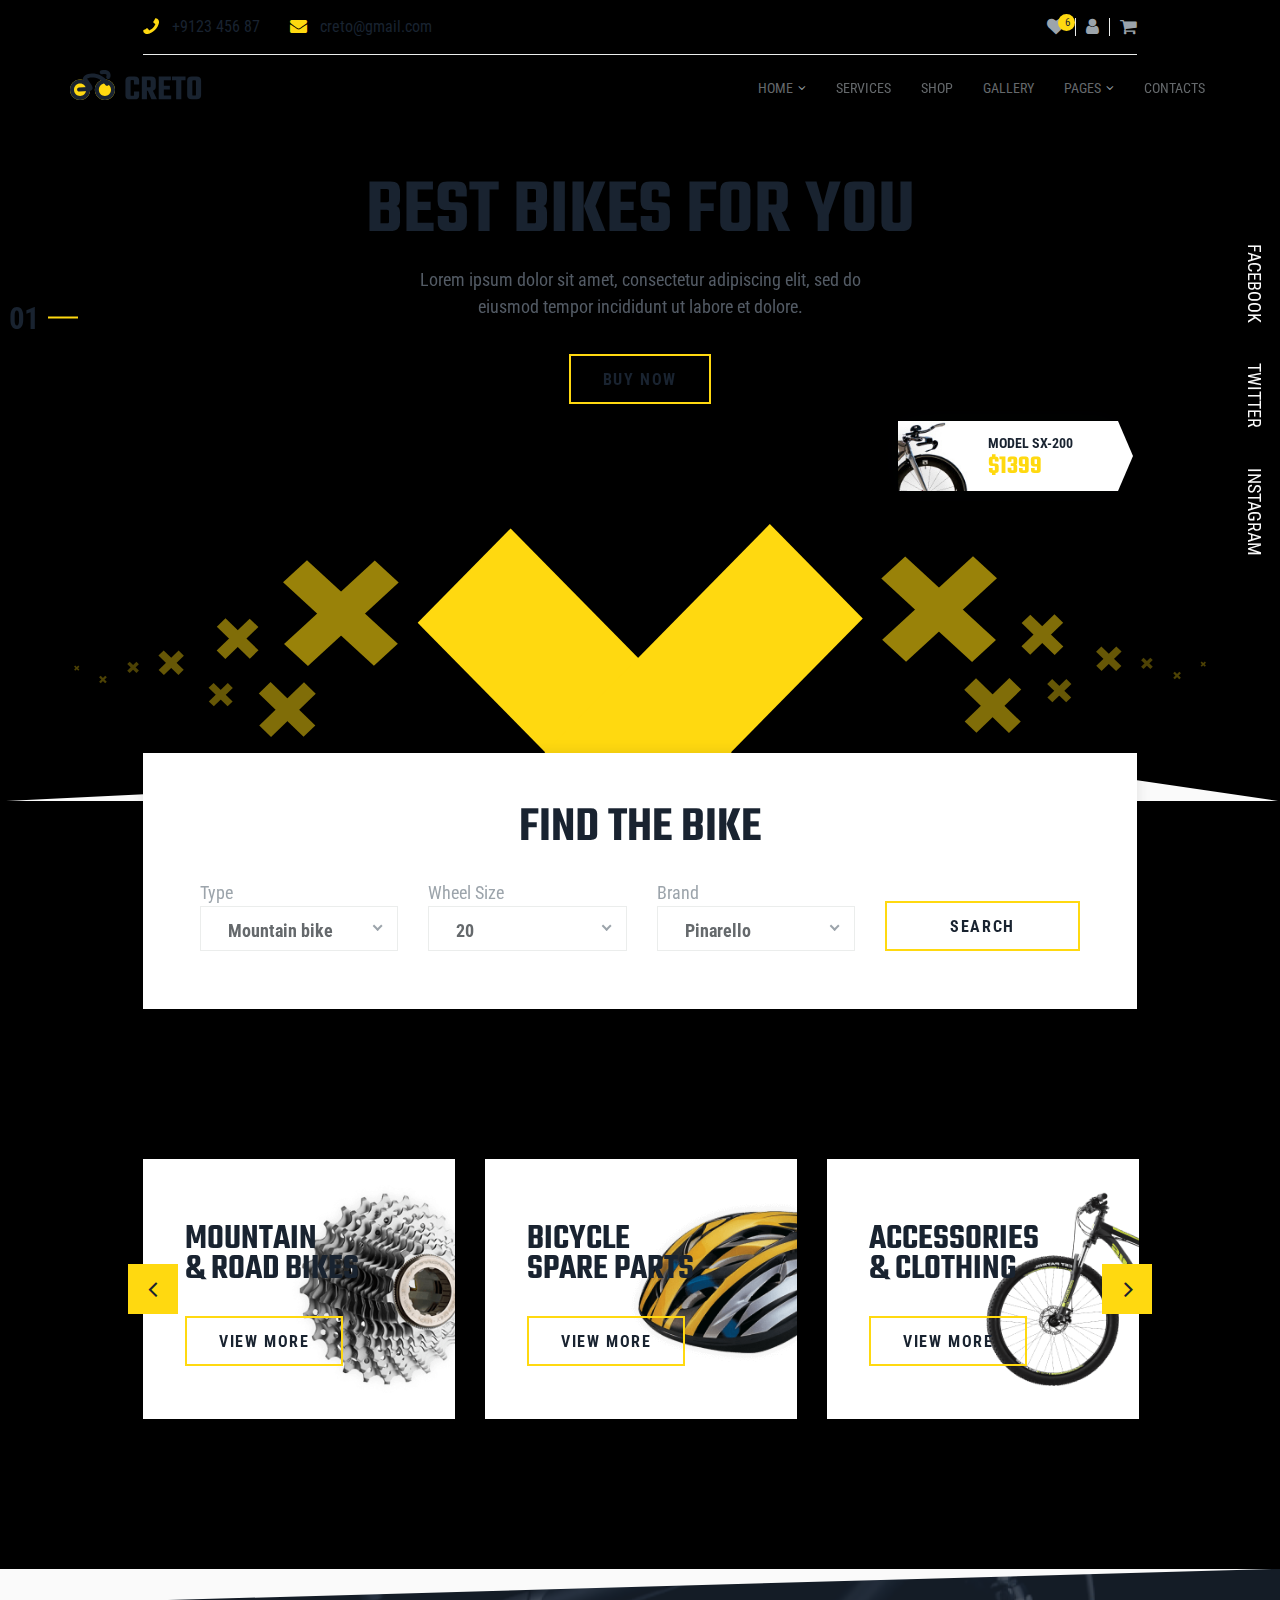
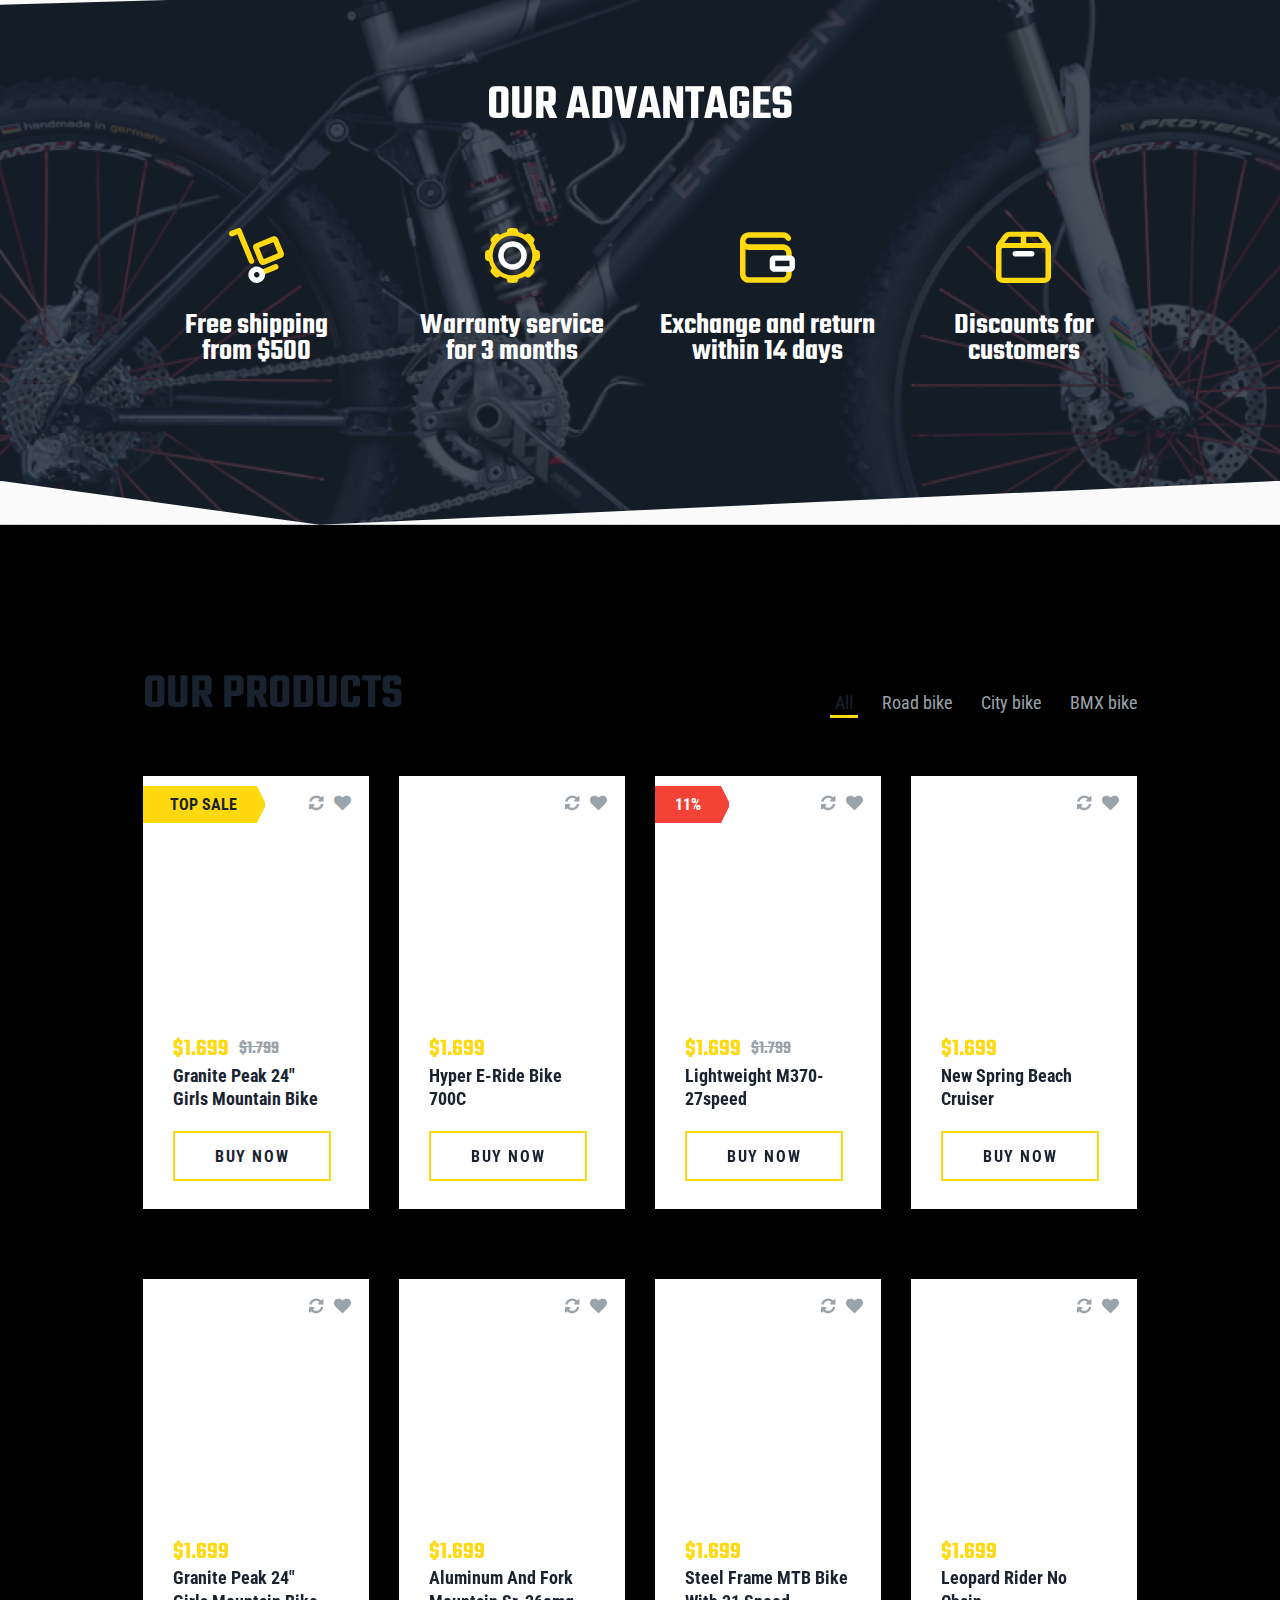
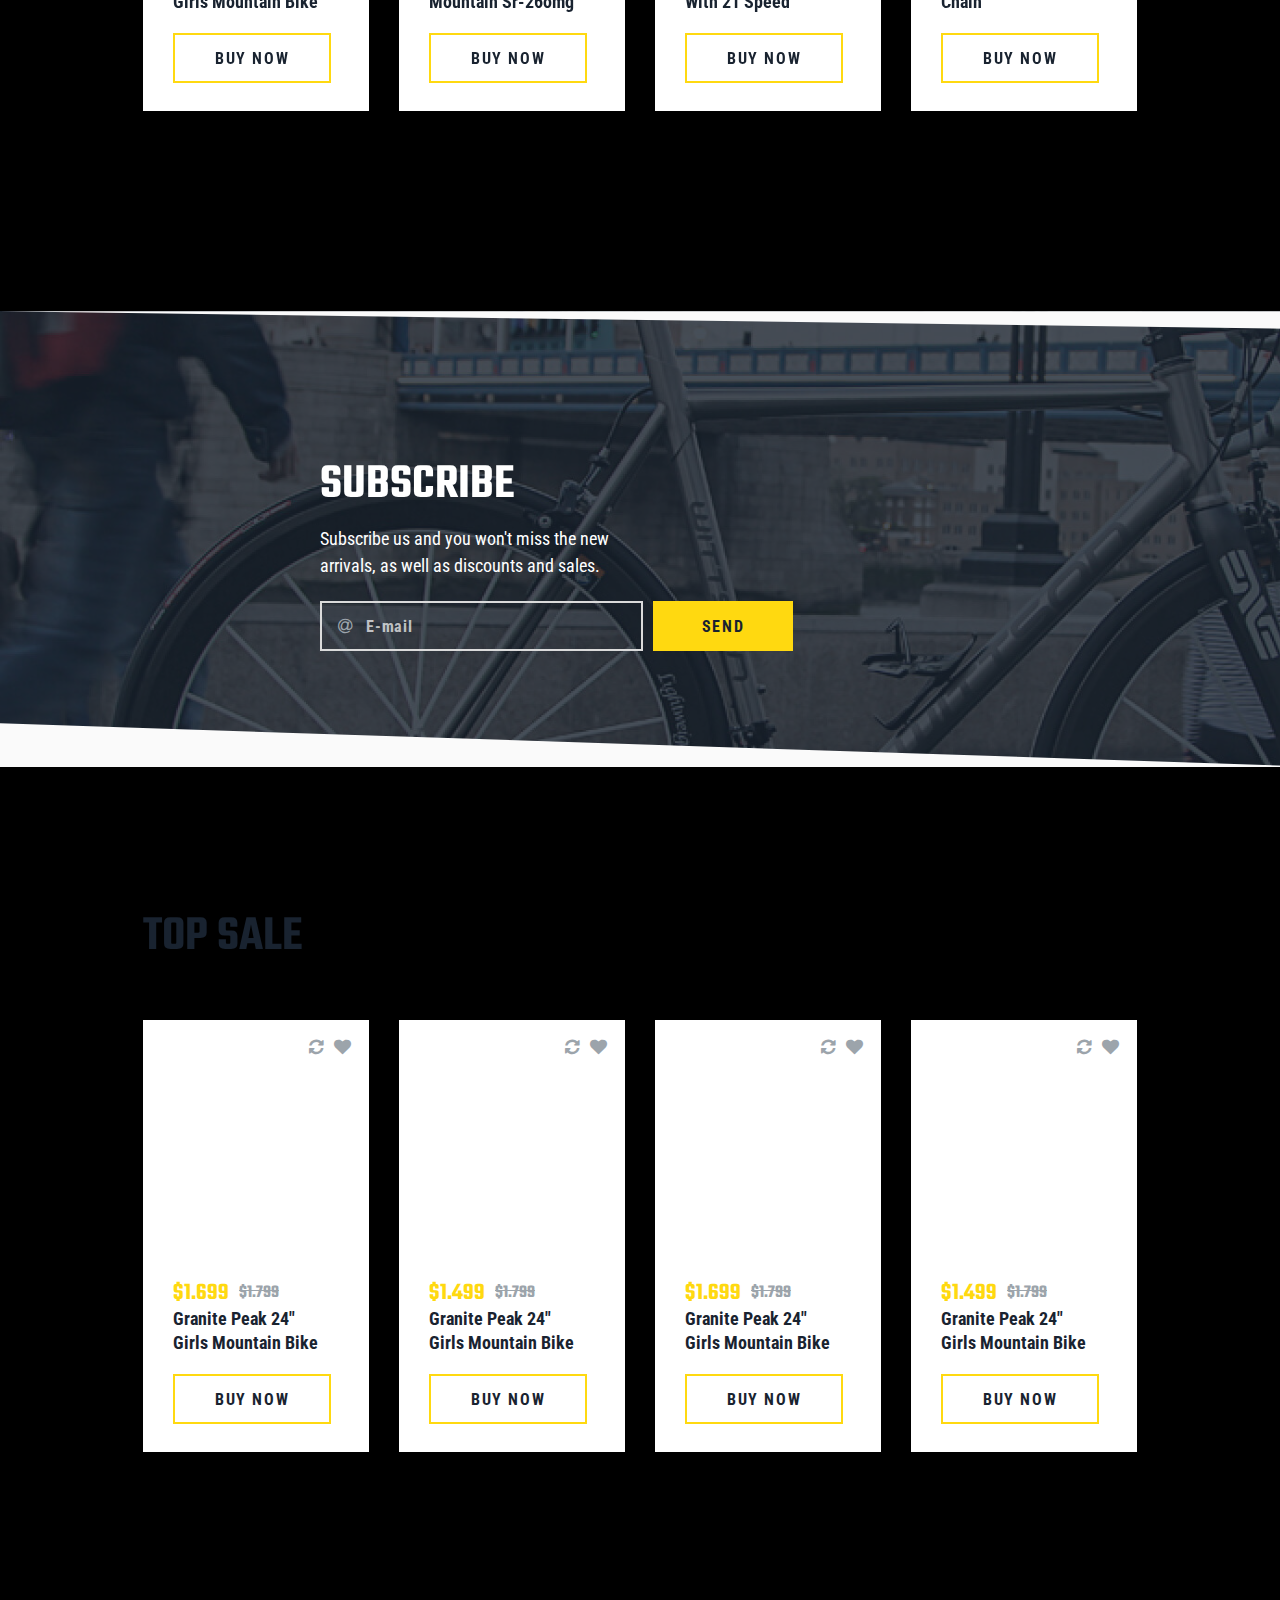
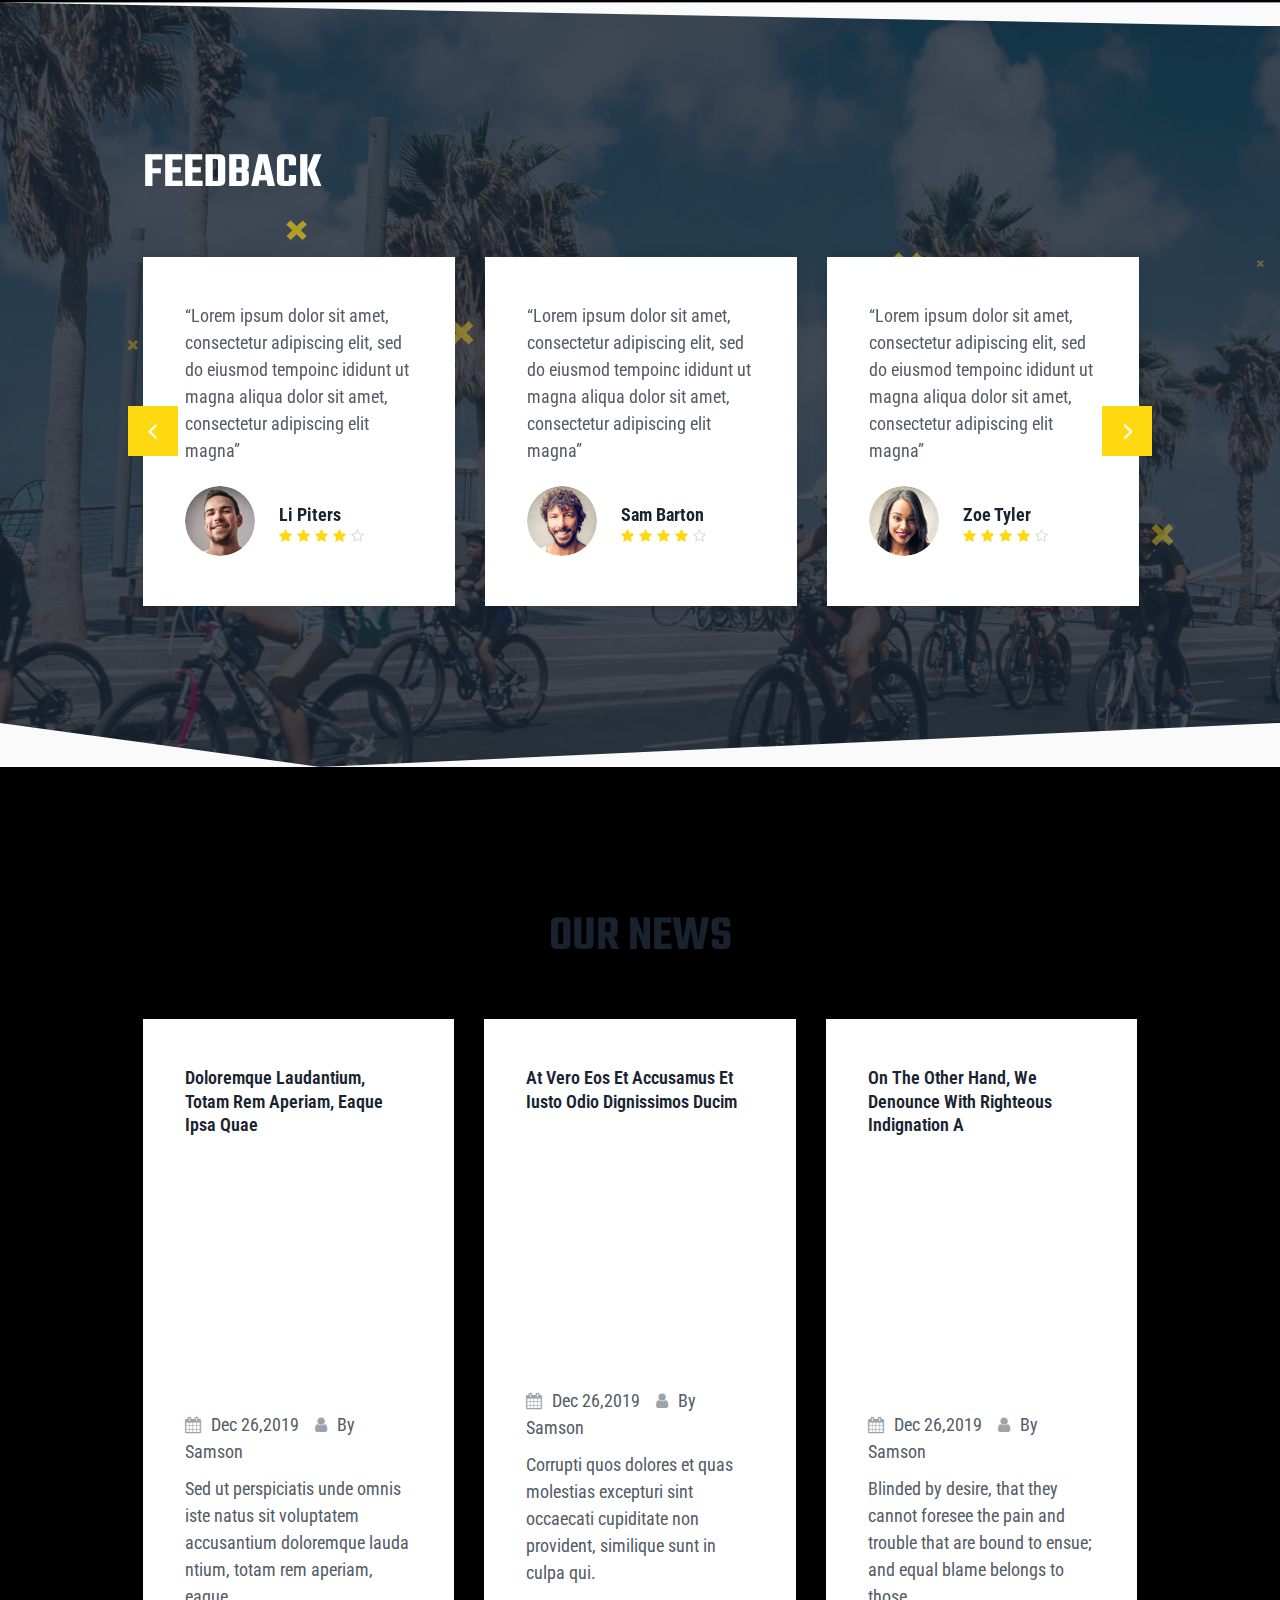
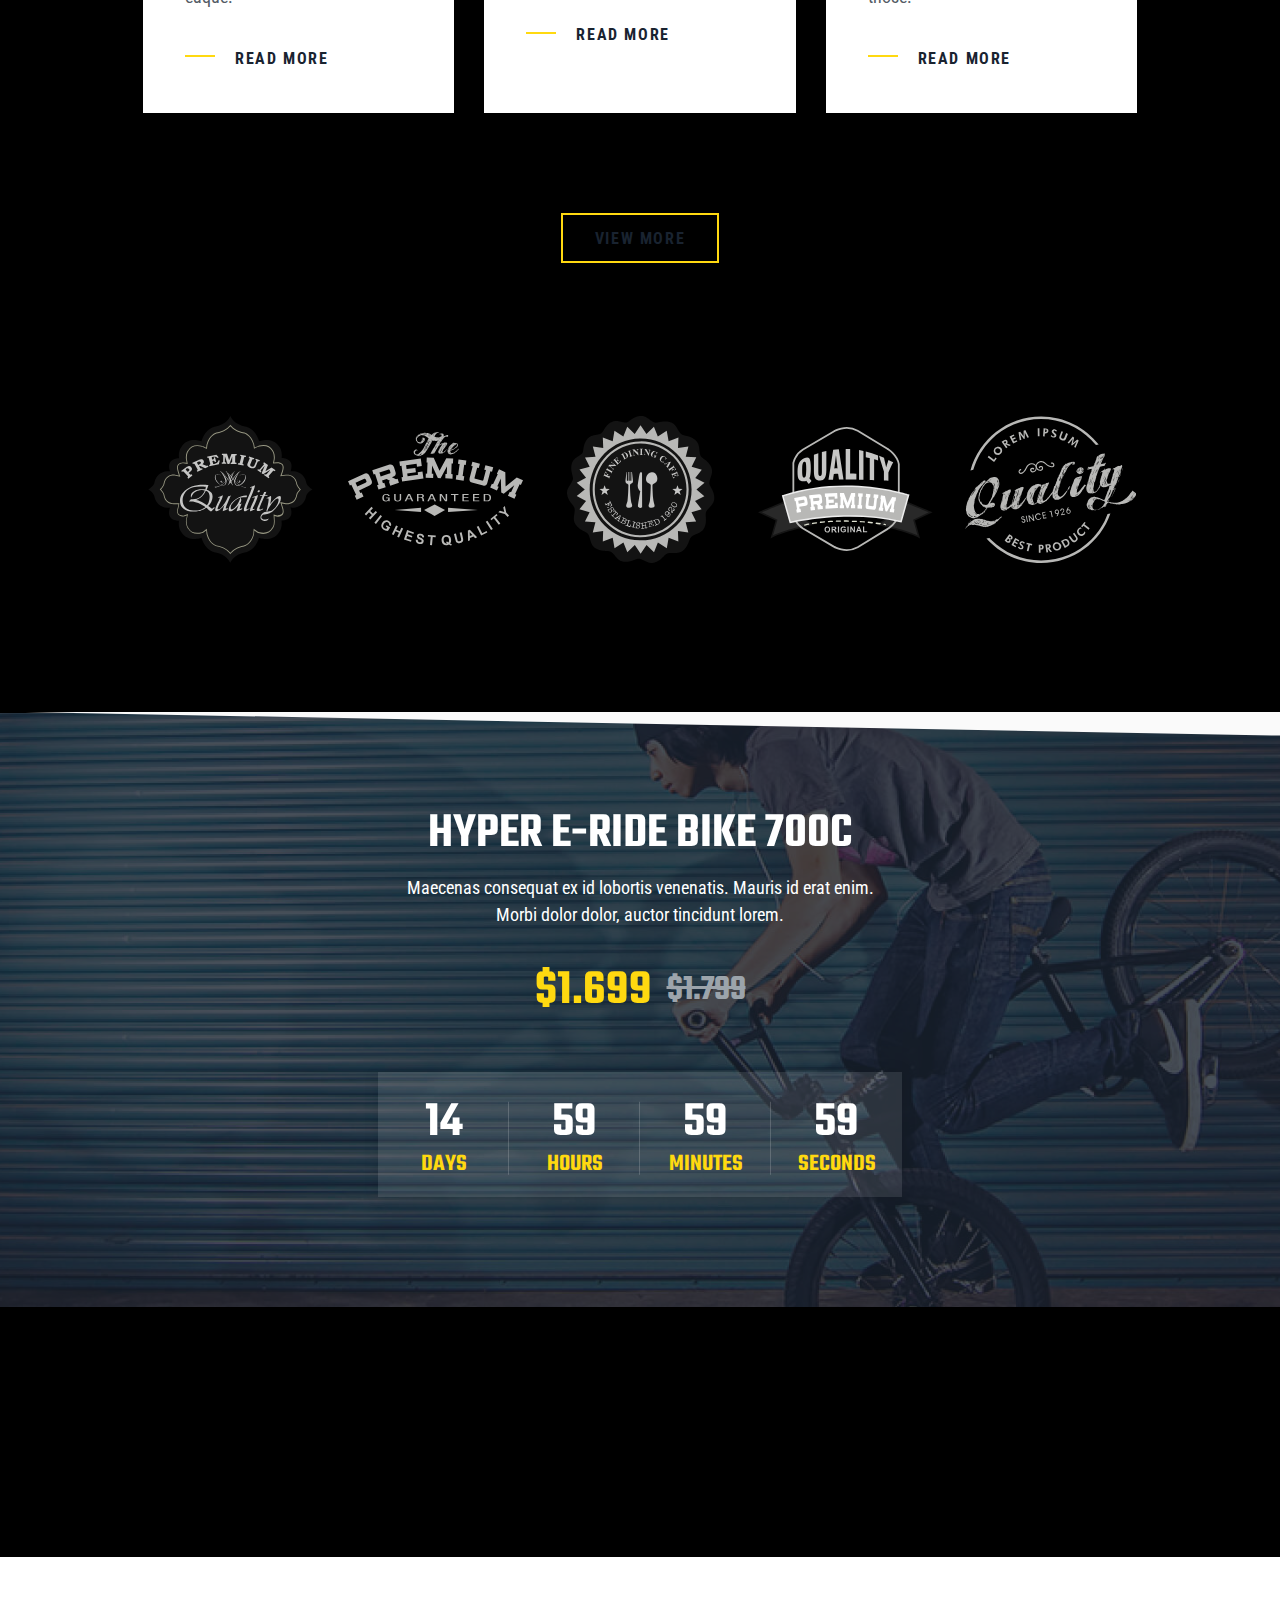
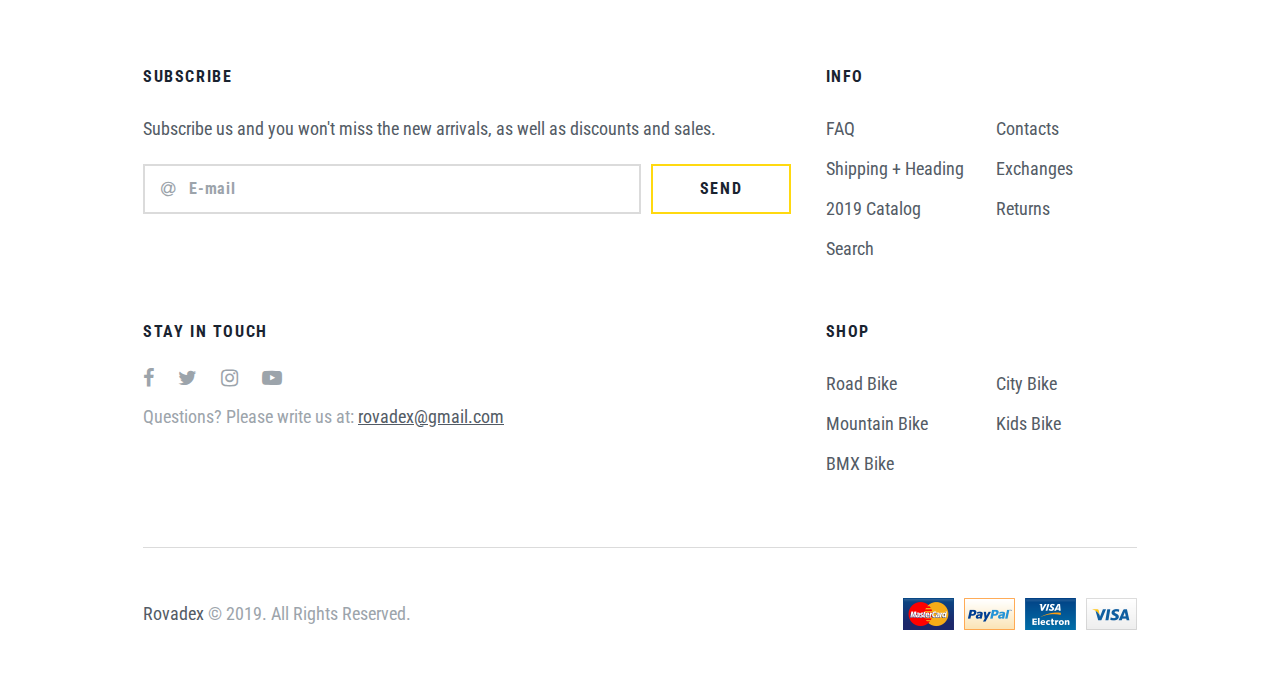
<file: index.html>
<!DOCTYPE html>
<html lang="zxx">

<!-- Mirrored from html.rovadex.com/html-creto/ by HTTrack Website Copier/3.x [XR&CO'2014], Tue, 05 Jul 2022 17:30:16 GMT -->
<head>
	<meta charset="UTF-8">
	<title>Creto</title>
	<!-- =================== META =================== -->
	<meta name="keywords" content="">
	<meta name="description" content="">
	<meta name="format-detection" content="telephone=no">
	<meta name="viewport" content="width=device-width, initial-scale=1, shrink-to-fit=no">
	<link rel="shortcut icon" href="assets/img/favicon.png">
	<!-- =================== STYLE =================== -->
	<link rel="stylesheet" href="assets/css/slick.min.css">
	<link rel="stylesheet" href="assets/css/bootstrap-grid.css">
	<link rel="stylesheet" href="assets/css/font-awesome.min.css">
	<link rel="stylesheet" href="assets/css/nice-select.css">
	<link rel="stylesheet" href="assets/css/animate.css">
	<link rel="stylesheet" href="assets/css/style.css">
</head>

<body id="home" class="inner-scroll" style="background-color: black;">
	<!--================ PRELOADER ================-->
	<div class="preloader-cover">
		<div class="preloader">
			<span></span>
			<span></span>
			<span></span>
			<span></span>
		</div>
	</div>
	<!--============== PRELOADER END ==============-->
	<!-- ================= HEADER ================= -->
	<header class="header" style="background-color: black;">
		<a href="#" class="nav-btn">
			<span></span>
			<span></span>
			<span></span>
		</a>
		<div class="top-panel">
			<div class="container">
				<div class="top-panel-cover">
					<ul class="header-cont">
						<li><a href="tel:+912345687"><i class="fa fa-phone"></i>+9123 456 87</a></li>
						<li><a href="mailto:creto@gmail.com"><i class="fa fa-envelope" aria-hidden="true"></i>creto@gmail.com</a></li>
					</ul>
					<ul class="icon-right-list">
						<li><a class="header-like" href="#"><i class="fa fa-heart" aria-hidden="true"></i><span>6</span></a></li>
						<li><a class="header-user" href="#"><i class="fa fa-user" aria-hidden="true"></i></a></li>
						<li><a class="header-cart" href="#"><i class="fa fa-shopping-cart" aria-hidden="true"></i></a></li>
					</ul>
				</div>
			</div>
		</div>
		<div class="header-menu">
			<div class="container">
				<a href="index-2.html" class="logo"><img src="assets/img/logo.svg" alt="logo"></a>
				<nav class="nav-menu">
					<ul class="nav-list">
						<li class="dropdown">
							<a href="#">Home <i class="fa fa-angle-down" aria-hidden="true"></i></a>
							<ul>
								<li class="active"><a href="index-2.html">Home One</a></li>
								<li><a href="home-two.html">Home Two</a></li>
							</ul>
						</li>
						<li><a href="services.html">Services</a></li>
						<li><a href="shop.html">Shop</a></li>
						<li><a href="gallery.html">Gallery</a></li>
						<li class="dropdown">
							<a href="#">Pages <i class="fa fa-angle-down" aria-hidden="true"></i></a>
							<ul>
								<li><a href="about.html">About Us</a></li>
								<li><a href="news.html">News</a></li>
								<li><a href="404.html">Page error 404</a></li>
							</ul>
						</li>
						<li><a href="contacts.html">Contacts</a></li>
					</ul>
				</nav>
			</div>
		</div>
	</header>
	<!-- =============== HEADER END =============== -->

	<!-- =============== main-slider =============== -->
	<section class="s-main-slider" style="background-color: black;">
		<div class="main-slide-navigation"></div>
		<ul class="main-soc-list">
			<li><a style="color: #fafafa;" href="https://www.facebook.com/rovadex">facebook</a></li>
			<li><a style="color: #fafafa;" href="https://twitter.com/RovadexStudio">twitter</a></li>
			<li><a style="color: #fafafa;" href="https://www.instagram.com/rovadex/">instagram</a></li>
		</ul>
		<div class="main-slider">
			<div class="main-slide">
				<div class="main-slide-bg" style="background-image: url(assets/img/bg-slider.svg);"></div>
				<div class="container">
					<div class="main-slide-info">
						<h2 class="title">best bikes for you</h2>
						<p>Lorem ipsum dolor sit amet, consectetur adipiscing elit, sed do eiusmod tempor incididunt ut labore et dolore.</p>
						<a href="single-shop.html" class="btn"><span>buy now</span></a>
					</div>
					<div class="slide-img-cover">
						<a href="single-shop.html" class="lable-bike">
							<div class="lable-bike-img"><img src="assets/img/bike-info-slide.jpg" alt="img"></div>
							<div class="lable-bike-item">
								<div class="model">model SX-200</div>
								<div class="price">$1399</div>
							</div>
						</a>
						<img src="assets/img/img-slider.png" alt="img" class="slide-img" >
					</div>
				</div>
			</div>
			<div class="main-slide">
				<div class="main-slide-bg" style="background-image: url(assets/img/bg-slider-2.svg);"></div>
				<div class="container">
					<div class="main-slide-info">
						<h2 class="title">best bikes for you</h2>
						<p>Lorem ipsum dolor sit amet, consectetur adipisicing elit. Labore consectetur sint iure id expedita saepe.</p>
						<a href="single-shop.html" class="btn"><span>buy now</span></a>
					</div>
					<div class="slide-img-cover">
						<a href="single-shop.html" class="lable-bike">
							<div class="lable-bike-img"><img src="assets/img/bike-info-slide.jpg" alt="img"></div>
							<div class="lable-bike-item">
								<div class="model">model M-300</div>
								<div class="price">$1199</div>
							</div>
						</a>
						<img src="assets/img/img-slider-2.png" alt="img" class="slide-img" >
					</div>
				</div>
			</div>
			<div class="main-slide">
				<div class="main-slide-bg" style="background-image: url(assets/img/bg-slider-3.svg);"></div>
				<div class="container">
					<div class="main-slide-info">
						<h2 class="title">best bikes for you</h2>
						<p>Lorem ipsum dolor sit amet, consectetur adipisicing elit. Veritatis distinctio tenetur ab ut! Qui, facilis.</p>
						<a href="single-shop.html" class="btn"><span>buy now</span></a>
					</div>
					<div class="slide-img-cover">
						<a href="single-shop.html" class="lable-bike">
							<div class="lable-bike-img"><img src="assets/img/bike-info-slide.jpg" alt="img" ></div>
							<div class="lable-bike-item">
								<div class="model">model X-230</div>
								<div class="price">$1099</div>
							</div>
						</a>
						<img src="assets/img/img-slider-3.png" alt="img" class="slide-img" >
					</div>
				</div>
			</div>
			<div class="main-slide">
				<div class="main-slide-bg" style="background-image: url(assets/img/bg-slider.svg);"></div>
				<div class="container">
					<div class="main-slide-info">
						<h2 class="title">best bikes for you</h2>
						<p>Lorem ipsum dolor sit amet, consectetur adipiscing elit, sed do eiusmod tempor incididunt ut labore et dolore.</p>
						<a href="single-shop.html" class="btn"><span>buy now</span></a>
					</div>
					<div class="slide-img-cover">
						<a href="single-shop.html" class="lable-bike">
							<div class="lable-bike-img"><img src="assets/img/bike-info-slide.jpg" alt="img" ></div>
							<div class="lable-bike-item">
								<div class="model">model SX-200</div>
								<div class="price">$1399</div>
							</div>
						</a>
						<img src="assets/img/img-slider.png" alt="img" class="slide-img" >
					</div>
				</div>
			</div>
			<div class="main-slide">
				<div class="main-slide-bg" style="background-image: url(assets/img/bg-slider-2.svg);"></div>
				<div class="container">
					<div class="main-slide-info">
						<h2 class="title">best bikes for you</h2>
						<p>Lorem ipsum dolor sit amet, consectetur adipisicing elit. Labore consectetur sint iure id expedita saepe.</p>
						<a href="single-shop.html" class="btn"><span>buy now</span></a>
					</div>
					<div class="slide-img-cover">
						<a href="single-shop.html" class="lable-bike">
							<div class="lable-bike-img"><img src="assets/img/bike-info-slide.jpg" alt="img" ></div>
							<div class="lable-bike-item">
								<div class="model">model M-300</div>
								<div class="price">$1199</div>
							</div>
						</a>
						<img src="assets/img/img-slider-2.png" alt="img" class="slide-img" >
					</div>
				</div>
			</div>
		</div>
	</section>
	<!-- ============= main-slider end ============= -->

	<!--================ S-FIND-BIKE ================-->
	<section class="s-find-bike">
		<div class="container">
			<form class="find-bike-form">
				<h2 class="title">find the bike</h2>
				<ul class="form-wrap">
					<li>
						<label>Type</label>
						<select class="nice-select">
							<option selected="selected">Mountain bike</option>
							<option>Hybrid/Comfort Bike</option>
							<option>Cyclocross Bike</option>
							<option>BMX/Trick Bike</option>
							<option>Road Bike</option>
							<option>Track Bike</option>
						</select>
					</li>
					<li>
						<label>Wheel Size</label>
						<select class="nice-select">
							<option selected="selected">20</option>
							<option>24</option>
							<option>26</option>
							<option>27</option>
							<option>27.5</option>
							<option>28</option>
						</select>
					</li>
					<li>
						<label>Brand</label>
						<select class="nice-select">
							<option selected="selected">Pinarello</option>
							<option>Eddy Merckx</option>
							<option>Specialized</option>
							<option>Giant</option>
							<option>Trek</option>
							<option>BMC</option>
						</select>
					</li>
					<li><a href="shop.html" class="btn"><span>search</span></a></li>
				</ul>
			</form>
		</div>
	</section>
	<!--============== S-FIND-BIKE END ==============-->

	<!--============== S-CATEGORY-BICYKLE ==============-->
	<section class="s-category-bicycle">
		<div class="container">
			<div class="slider-categ-bicycle">
				<div class="slide-categ-bicycle">
					<div class="categ-bicycle-item">
						<img src="assets/img/categ-2.png" alt="category">
						<div class="categ-bicycle-info">
							<h4 class="title">mountain <br>& road bikes</h4>
							<a href="shop.html" class="btn"><span>view more</span></a>
						</div>
					</div>
				</div>
				<div class="slide-categ-bicycle">
					<div class="categ-bicycle-item">
						<img src="assets/img/categ-3.png" alt="category">
						<div class="categ-bicycle-info">
							<h4 class="title">bicycle <br>spare parts</h4>
							<a href="shop.html" class="btn"><span>view more</span></a>
						</div>
					</div>
				</div>
				<div class="slide-categ-bicycle">
					<div class="categ-bicycle-item">
						<img src="assets/img/categ-1.png" alt="category">
						<div class="categ-bicycle-info">
							<h4 class="title">accessories <br>& clothing</h4>
							<a href="shop.html" class="btn"><span>view more</span></a>
						</div>
					</div>
				</div>
				<div class="slide-categ-bicycle">
					<div class="categ-bicycle-item">
						<img src="assets/img/categ-3.png" alt="category">
						<div class="categ-bicycle-info">
							<h4 class="title">bicycle <br>spare parts</h4>
							<a href="shop.html" class="btn"><span>view more</span></a>
						</div>
					</div>
				</div>
			</div>
		</div>
	</section>
	<!--============ S-CATEGORY-BICYKLE END ============-->

	<!--=============== S-OUR-ADVANTAGES ===============-->
	<section class="s-our-advantages" style="background-image: url(assets/img/bg-advantages.jpg); width:100%; height:556px;">
		<span class="mask"></span>
		<div class="container">
			<h2 class="title">Our Advantages</h2>
			<div class="our-advantages-wrap">
				<div class="our-advantages-item">
					<img class="rx-lazy" src="assets/img/placeholder-all.png" style="width:55px; height:55px;" data-src="assets/img/advantages-1.svg" alt="icon">
					<h5>Free shipping <br>from $500</h5>
				</div>
				<div class="our-advantages-item">
					<img class="rx-lazy" src="assets/img/placeholder-all.png" style="width:55px; height:55px;" data-src="assets/img/advantages-2.svg" alt="icon">
					<h5>Warranty service <br>for 3 months</h5>
				</div>
				<div class="our-advantages-item">
					<img class="rx-lazy" src="assets/img/placeholder-all.png" style="width:55px; height:55px;" data-src="assets/img/advantages-3.svg" alt="icon">
					<h5>Exchange and return <br>within 14 days</h5>
				</div>
				<div class="our-advantages-item">
					<img class="rx-lazy" src="assets/img/placeholder-all.png" style="width:55px; height:55px;" data-src="assets/img/advantages-4.svg" alt="icon">
					<h5>Discounts for <br>customers</h5>
				</div>
			</div>
		</div>
	</section>
	<!--============= S-OUR-ADVANTAGES END =============-->

	<!--================== S-PRODUCTS ==================-->
	<section class="s-products">
		<div class="container">
			<div class="tab-wrap">
				<div class="products-title-cover">
					<h2 class="title">our products</h2>
					<ul class="tab-nav product-tabs">
						<li class="item" rel="tab1"><span>All</span></li>
						<li class="item" rel="tab2"><span>Road bike</span></li>
						<li class="item" rel="tab3"><span>City bike</span></li>
						<li class="item" rel="tab4"><span>BMX bike</span></li>
					</ul>
				</div>
				<div class="tabs-content">
					<div class="tab tab1">
						<div class="row product-cover">
							<div class="col-sm-6 col-lg-3">
								<div class="product-item">
									<span class="top-sale">top sale</span>
									<ul class="product-icon-top">
										<li><a href="#"><i class="fa fa-refresh" aria-hidden="true"></i></a></li>
										<li><a href="#"><i class="fa fa-heart" aria-hidden="true"></i></a></li>
									</ul>
									<a href="single-shop.html" class="product-img"><img class="rx-lazy" src="assets/img/placeholder-all.png" data-src="assets/img/prod-1.png" alt="product"></a>
									<div class="product-item-cover">
										<div class="price-cover">
											<div class="new-price">$1.699</div>
											<div class="old-price">$1.799</div>
										</div>
										<h6 class="prod-title"><a href="single-shop.html">Granite Peak 24" <br>Girls Mountain Bike</a></h6>
										<a href="single-shop.html" class="btn"><span>buy now</span></a>
									</div>
									<div class="prod-info">
										<ul class="prod-list">
											<li>Frame Size: <span>17</span></li>
											<li>Class: <span>City</span></li>
											<li>Number of speeds: <span>7</span></li>
											<li>Type: <span>Rigid</span></li>
											<li>Country registration: <span>USA</span></li>
										</ul>
									</div>
								</div>
							</div>
							<div class="col-sm-6 col-lg-3">
								<div class="product-item">
									<ul class="product-icon-top">
										<li><a href="#"><i class="fa fa-refresh" aria-hidden="true"></i></a></li>
										<li><a href="#"><i class="fa fa-heart" aria-hidden="true"></i></a></li>
									</ul>
									<a href="single-shop.html" class="product-img"><img class="rx-lazy" src="assets/img/placeholder-all.png" data-src="assets/img/prod-2.png" alt="product"></a>
									<div class="product-item-cover">
										<div class="price-cover">
											<div class="new-price">$1.699</div>
										</div>
										<h6 class="prod-title"><a href="single-shop.html">Hyper E-Ride Bike 700C <br>20+ Mile Range</a></h6>
										<a href="single-shop.html" class="btn"><span>buy now</span></a>
									</div>
									<div class="prod-info">
										<ul class="prod-list">
											<li>Frame Size: <span>17</span></li>
											<li>Class: <span>City</span></li>
											<li>Number of speeds: <span>7</span></li>
											<li>Type: <span>Rigid</span></li>
											<li>Country registration: <span>USA</span></li>
										</ul>
									</div>
								</div>
							</div>
							<div class="col-sm-6 col-lg-3">
								<div class="product-item">
									<span class="sale">11%</span>
									<ul class="product-icon-top">
										<li><a href="#"><i class="fa fa-refresh" aria-hidden="true"></i></a></li>
										<li><a href="#"><i class="fa fa-heart" aria-hidden="true"></i></a></li>
									</ul>
									<a href="single-shop.html" class="product-img"><img class="rx-lazy" src="assets/img/placeholder-all.png" data-src="assets/img/prod-3.png" alt="product"></a>
									<div class="product-item-cover">
										<div class="price-cover">
											<div class="new-price">$1.699</div>
											<div class="old-price">$1.799</div>
										</div>
										<h6 class="prod-title"><a href="single-shop.html">Lightweight M370-27speed <br>Aluminum Alloy Mantis</a></h6>
										<a href="single-shop.html" class="btn"><span>buy now</span></a>
									</div>
									<div class="prod-info">
										<ul class="prod-list">
											<li>Frame Size: <span>17</span></li>
											<li>Class: <span>City</span></li>
											<li>Number of speeds: <span>7</span></li>
											<li>Type: <span>Rigid</span></li>
											<li>Country registration: <span>USA</span></li>
										</ul>
									</div>
								</div>
							</div>
							<div class="col-sm-6 col-lg-3">
								<div class="product-item">
									<ul class="product-icon-top">
										<li><a href="#"><i class="fa fa-refresh" aria-hidden="true"></i></a></li>
										<li><a href="#"><i class="fa fa-heart" aria-hidden="true"></i></a></li>
									</ul>
									<a href="single-shop.html" class="product-img"><img class="rx-lazy" src="assets/img/placeholder-all.png" data-src="assets/img/prod-4.png" alt="product"></a>
									<div class="product-item-cover">
										<div class="price-cover">
											<div class="new-price">$1.699</div>
										</div>
										<h6 class="prod-title"><a href="single-shop.html">New Spring Beach Cruiser <br>Bicycle Chrome</a></h6>
										<a href="single-shop.html" class="btn"><span>buy now</span></a>
									</div>
									<div class="prod-info">
										<ul class="prod-list">
											<li>Frame Size: <span>17</span></li>
											<li>Class: <span>City</span></li>
											<li>Number of speeds: <span>7</span></li>
											<li>Type: <span>Rigid</span></li>
											<li>Country registration: <span>USA</span></li>
										</ul>
									</div>
								</div>
							</div>
							<div class="col-sm-6 col-lg-3">
								<div class="product-item">
									<ul class="product-icon-top">
										<li><a href="#"><i class="fa fa-refresh" aria-hidden="true"></i></a></li>
										<li><a href="#"><i class="fa fa-heart" aria-hidden="true"></i></a></li>
									</ul>
									<a href="single-shop.html" class="product-img"><img class="rx-lazy" src="assets/img/placeholder-all.png" data-src="assets/img/prod-5.png" alt="product"></a>
									<div class="product-item-cover">
										<div class="price-cover">
											<div class="new-price">$1.699</div>
										</div>
										<h6 class="prod-title"><a href="single-shop.html">Granite Peak 24" <br>Girls Mountain Bike</a></h6>
										<a href="single-shop.html" class="btn"><span>buy now</span></a>
									</div>
									<div class="prod-info">
										<ul class="prod-list">
											<li>Frame Size: <span>17</span></li>
											<li>Class: <span>City</span></li>
											<li>Number of speeds: <span>7</span></li>
											<li>Type: <span>Rigid</span></li>
											<li>Country registration: <span>USA</span></li>
										</ul>
									</div>
								</div>
							</div>
							<div class="col-sm-6 col-lg-3">
								<div class="product-item">
									<ul class="product-icon-top">
										<li><a href="#"><i class="fa fa-refresh" aria-hidden="true"></i></a></li>
										<li><a href="#"><i class="fa fa-heart" aria-hidden="true"></i></a></li>
									</ul>
									<a href="single-shop.html" class="product-img"><img class="rx-lazy" src="assets/img/placeholder-all.png" data-src="assets/img/prod-6.png" alt="product"></a>
									<div class="product-item-cover">
										<div class="price-cover">
											<div class="new-price">$1.699</div>
										</div>
										<h6 class="prod-title"><a href="single-shop.html">Aluminum and Fork <br>Mountain Sr-26omg</a></h6>
										<a href="single-shop.html" class="btn"><span>buy now</span></a>
									</div>
									<div class="prod-info">
										<ul class="prod-list">
											<li>Frame Size: <span>17</span></li>
											<li>Class: <span>City</span></li>
											<li>Number of speeds: <span>7</span></li>
											<li>Type: <span>Rigid</span></li>
											<li>Country registration: <span>USA</span></li>
										</ul>
									</div>
								</div>
							</div>
							<div class="col-sm-6 col-lg-3">
								<div class="product-item">
									<ul class="product-icon-top">
										<li><a href="#"><i class="fa fa-refresh" aria-hidden="true"></i></a></li>
										<li><a href="#"><i class="fa fa-heart" aria-hidden="true"></i></a></li>
									</ul>
									<a href="single-shop.html" class="product-img"><img class="rx-lazy" src="assets/img/placeholder-all.png" data-src="assets/img/prod-7.png" alt="product"></a>
									<div class="product-item-cover">
										<div class="price-cover">
											<div class="new-price">$1.699</div>
										</div>
										<h6 class="prod-title"><a href="single-shop.html">Steel Frame MTB Bike <br>with 21 Speed</a></h6>
										<a href="single-shop.html" class="btn"><span>buy now</span></a>
									</div>
									<div class="prod-info">
										<ul class="prod-list">
											<li>Frame Size: <span>17</span></li>
											<li>Class: <span>City</span></li>
											<li>Number of speeds: <span>7</span></li>
											<li>Type: <span>Rigid</span></li>
											<li>Country registration: <span>USA</span></li>
										</ul>
									</div>
								</div>
							</div>
							<div class="col-sm-6 col-lg-3">
								<div class="product-item">
									<ul class="product-icon-top">
										<li><a href="#"><i class="fa fa-refresh" aria-hidden="true"></i></a></li>
										<li><a href="#"><i class="fa fa-heart" aria-hidden="true"></i></a></li>
									</ul>
									<a href="single-shop.html" class="product-img"><img class="rx-lazy" src="assets/img/placeholder-all.png" data-src="assets/img/prod-8.png" alt="product"></a>
									<div class="product-item-cover">
										<div class="price-cover">
											<div class="new-price">$1.699</div>
										</div>
										<h6 class="prod-title"><a href="single-shop.html">Leopard Rider No Chain <br>Mountain Bicycle</a></h6>
										<a href="single-shop.html" class="btn"><span>buy now</span></a>
									</div>
									<div class="prod-info">
										<ul class="prod-list">
											<li>Frame Size: <span>17</span></li>
											<li>Class: <span>City</span></li>
											<li>Number of speeds: <span>7</span></li>
											<li>Type: <span>Rigid</span></li>
											<li>Country registration: <span>USA</span></li>
										</ul>
									</div>
								</div>
							</div>
						</div>
					</div>
					<div class="tab tab2">
						<div class="row product-cover">
							<div class="col-sm-6 col-lg-3">
								<div class="product-item">
									<ul class="product-icon-top">
										<li><a href="#"><i class="fa fa-refresh" aria-hidden="true"></i></a></li>
										<li><a href="#"><i class="fa fa-heart" aria-hidden="true"></i></a></li>
									</ul>
									<a href="single-shop.html" class="product-img"><img class="rx-lazy" src="assets/img/placeholder-all.png" data-src="assets/img/prod-5.png" alt="product"></a>
									<div class="product-item-cover">
										<div class="price-cover">
											<div class="new-price">$1.699</div>
										</div>
										<h6 class="prod-title"><a href="single-shop.html">Granite Peak 24" <br>Girls Mountain Bike</a></h6>
										<a href="single-shop.html" class="btn"><span>buy now</span></a>
									</div>
									<div class="prod-info">
										<ul class="prod-list">
											<li>Frame Size: <span>17</span></li>
											<li>Class: <span>City</span></li>
											<li>Number of speeds: <span>7</span></li>
											<li>Type: <span>Rigid</span></li>
											<li>Country registration: <span>USA</span></li>
										</ul>
									</div>
								</div>
							</div>
							<div class="col-sm-6 col-lg-3">
								<div class="product-item">
									<ul class="product-icon-top">
										<li><a href="#"><i class="fa fa-refresh" aria-hidden="true"></i></a></li>
										<li><a href="#"><i class="fa fa-heart" aria-hidden="true"></i></a></li>
									</ul>
									<a href="single-shop.html" class="product-img"><img class="rx-lazy" src="assets/img/placeholder-all.png" data-src="assets/img/prod-6.png" alt="product"></a>
									<div class="product-item-cover">
										<div class="price-cover">
											<div class="new-price">$1.699</div>
										</div>
										<h6 class="prod-title"><a href="single-shop.html">Aluminum and Fork <br>Mountain Sr-26omg</a></h6>
										<a href="single-shop.html" class="btn"><span>buy now</span></a>
									</div>
									<div class="prod-info">
										<ul class="prod-list">
											<li>Frame Size: <span>17</span></li>
											<li>Class: <span>City</span></li>
											<li>Number of speeds: <span>7</span></li>
											<li>Type: <span>Rigid</span></li>
											<li>Country registration: <span>USA</span></li>
										</ul>
									</div>
								</div>
							</div>
							<div class="col-sm-6 col-lg-3">
								<div class="product-item">
									<span class="top-sale">top sale</span>
									<ul class="product-icon-top">
										<li><a href="#"><i class="fa fa-refresh" aria-hidden="true"></i></a></li>
										<li><a href="#"><i class="fa fa-heart" aria-hidden="true"></i></a></li>
									</ul>
									<a href="single-shop.html" class="product-img"><img class="rx-lazy" src="assets/img/placeholder-all.png" data-src="assets/img/prod-1.png" alt="product"></a>
									<div class="product-item-cover">
										<div class="price-cover">
											<div class="new-price">$1.699</div>
											<div class="old-price">$1.799</div>
										</div>
										<h6 class="prod-title"><a href="single-shop.html">Granite Peak 24" <br>Girls Mountain Bike</a></h6>
										<a href="single-shop.html" class="btn"><span>buy now</span></a>
									</div>
									<div class="prod-info">
										<ul class="prod-list">
											<li>Frame Size: <span>17</span></li>
											<li>Class: <span>City</span></li>
											<li>Number of speeds: <span>7</span></li>
											<li>Type: <span>Rigid</span></li>
											<li>Country registration: <span>USA</span></li>
										</ul>
									</div>
								</div>
							</div>
							<div class="col-sm-6 col-lg-3">
								<div class="product-item">
									<ul class="product-icon-top">
										<li><a href="#"><i class="fa fa-refresh" aria-hidden="true"></i></a></li>
										<li><a href="#"><i class="fa fa-heart" aria-hidden="true"></i></a></li>
									</ul>
									<a href="single-shop.html" class="product-img"><img class="rx-lazy" src="assets/img/placeholder-all.png" data-src="assets/img/prod-2.png" alt="product"></a>
									<div class="product-item-cover">
										<div class="price-cover">
											<div class="new-price">$1.699</div>
										</div>
										<h6 class="prod-title"><a href="single-shop.html">Hyper E-Ride Bike 700C <br>20+ Mile Range</a></h6>
										<a href="single-shop.html" class="btn"><span>buy now</span></a>
									</div>
									<div class="prod-info">
										<ul class="prod-list">
											<li>Frame Size: <span>17</span></li>
											<li>Class: <span>City</span></li>
											<li>Number of speeds: <span>7</span></li>
											<li>Type: <span>Rigid</span></li>
											<li>Country registration: <span>USA</span></li>
										</ul>
									</div>
								</div>
							</div>
							<div class="col-sm-6 col-lg-3">
								<div class="product-item">
									<span class="sale">11%</span>
									<ul class="product-icon-top">
										<li><a href="#"><i class="fa fa-refresh" aria-hidden="true"></i></a></li>
										<li><a href="#"><i class="fa fa-heart" aria-hidden="true"></i></a></li>
									</ul>
									<a href="single-shop.html" class="product-img"><img class="rx-lazy" src="assets/img/placeholder-all.png" data-src="assets/img/prod-3.png" alt="product"></a>
									<div class="product-item-cover">
										<div class="price-cover">
											<div class="new-price">$1.699</div>
											<div class="old-price">$1.799</div>
										</div>
										<h6 class="prod-title"><a href="single-shop.html">Lightweight M370-27speed <br>Aluminum Alloy Mantis</a></h6>
										<a href="single-shop.html" class="btn"><span>buy now</span></a>
									</div>
									<div class="prod-info">
										<ul class="prod-list">
											<li>Frame Size: <span>17</span></li>
											<li>Class: <span>City</span></li>
											<li>Number of speeds: <span>7</span></li>
											<li>Type: <span>Rigid</span></li>
											<li>Country registration: <span>USA</span></li>
										</ul>
									</div>
								</div>
							</div>
							<div class="col-sm-6 col-lg-3">
								<div class="product-item">
									<ul class="product-icon-top">
										<li><a href="#"><i class="fa fa-refresh" aria-hidden="true"></i></a></li>
										<li><a href="#"><i class="fa fa-heart" aria-hidden="true"></i></a></li>
									</ul>
									<a href="single-shop.html" class="product-img"><img class="rx-lazy" src="assets/img/placeholder-all.png" data-src="assets/img/prod-4.png" alt="product"></a>
									<div class="product-item-cover">
										<div class="price-cover">
											<div class="new-price">$1.699</div>
										</div>
										<h6 class="prod-title"><a href="single-shop.html">New Spring Beach Cruiser <br>Bicycle Chrome</a></h6>
										<a href="single-shop.html" class="btn"><span>buy now</span></a>
									</div>
									<div class="prod-info">
										<ul class="prod-list">
											<li>Frame Size: <span>17</span></li>
											<li>Class: <span>City</span></li>
											<li>Number of speeds: <span>7</span></li>
											<li>Type: <span>Rigid</span></li>
											<li>Country registration: <span>USA</span></li>
										</ul>
									</div>
								</div>
							</div>
							<div class="col-sm-6 col-lg-3">
								<div class="product-item">
									<ul class="product-icon-top">
										<li><a href="#"><i class="fa fa-refresh" aria-hidden="true"></i></a></li>
										<li><a href="#"><i class="fa fa-heart" aria-hidden="true"></i></a></li>
									</ul>
									<a href="single-shop.html" class="product-img"><img class="rx-lazy" src="assets/img/placeholder-all.png" data-src="assets/img/prod-7.png" alt="product"></a>
									<div class="product-item-cover">
										<div class="price-cover">
											<div class="new-price">$1.699</div>
										</div>
										<h6 class="prod-title"><a href="single-shop.html">Steel Frame MTB Bike <br>with 21 Speed</a></h6>
										<a href="single-shop.html" class="btn"><span>buy now</span></a>
									</div>
									<div class="prod-info">
										<ul class="prod-list">
											<li>Frame Size: <span>17</span></li>
											<li>Class: <span>City</span></li>
											<li>Number of speeds: <span>7</span></li>
											<li>Type: <span>Rigid</span></li>
											<li>Country registration: <span>USA</span></li>
										</ul>
									</div>
								</div>
							</div>
							<div class="col-sm-6 col-lg-3">
								<div class="product-item">
									<ul class="product-icon-top">
										<li><a href="#"><i class="fa fa-refresh" aria-hidden="true"></i></a></li>
										<li><a href="#"><i class="fa fa-heart" aria-hidden="true"></i></a></li>
									</ul>
									<a href="single-shop.html" class="product-img"><img class="rx-lazy" src="assets/img/placeholder-all.png" data-src="assets/img/prod-8.png" alt="product"></a>
									<div class="product-item-cover">
										<div class="price-cover">
											<div class="new-price">$1.699</div>
										</div>
										<h6 class="prod-title"><a href="single-shop.html">Leopard Rider No Chain <br>Mountain Bicycle</a></h6>
										<a href="single-shop.html" class="btn"><span>buy now</span></a>
									</div>
									<div class="prod-info">
										<ul class="prod-list">
											<li>Frame Size: <span>17</span></li>
											<li>Class: <span>City</span></li>
											<li>Number of speeds: <span>7</span></li>
											<li>Type: <span>Rigid</span></li>
											<li>Country registration: <span>USA</span></li>
										</ul>
									</div>
								</div>
							</div>
						</div>
					</div>
					<div class="tab tab3">
						<div class="row product-cover">
							<div class="col-sm-6 col-lg-3">
								<div class="product-item">
									<span class="sale">11%</span>
									<ul class="product-icon-top">
										<li><a href="#"><i class="fa fa-refresh" aria-hidden="true"></i></a></li>
										<li><a href="#"><i class="fa fa-heart" aria-hidden="true"></i></a></li>
									</ul>
									<a href="single-shop.html" class="product-img"><img class="rx-lazy" src="assets/img/placeholder-all.png" data-src="assets/img/prod-3.png" alt="product"></a>
									<div class="product-item-cover">
										<div class="price-cover">
											<div class="new-price">$1.699</div>
											<div class="old-price">$1.799</div>
										</div>
										<h6 class="prod-title"><a href="single-shop.html">Lightweight M370-27speed <br>Aluminum Alloy Mantis</a></h6>
										<a href="single-shop.html" class="btn"><span>buy now</span></a>
									</div>
									<div class="prod-info">
										<ul class="prod-list">
											<li>Frame Size: <span>17</span></li>
											<li>Class: <span>City</span></li>
											<li>Number of speeds: <span>7</span></li>
											<li>Type: <span>Rigid</span></li>
											<li>Country registration: <span>USA</span></li>
										</ul>
									</div>
								</div>
							</div>
							<div class="col-sm-6 col-lg-3">
								<div class="product-item">
									<ul class="product-icon-top">
										<li><a href="#"><i class="fa fa-refresh" aria-hidden="true"></i></a></li>
										<li><a href="#"><i class="fa fa-heart" aria-hidden="true"></i></a></li>
									</ul>
									<a href="single-shop.html" class="product-img"><img class="rx-lazy" src="assets/img/placeholder-all.png" data-src="assets/img/prod-4.png" alt="product"></a>
									<div class="product-item-cover">
										<div class="price-cover">
											<div class="new-price">$1.699</div>
										</div>
										<h6 class="prod-title"><a href="single-shop.html">New Spring Beach Cruiser <br>Bicycle Chrome</a></h6>
										<a href="single-shop.html" class="btn"><span>buy now</span></a>
									</div>
									<div class="prod-info">
										<ul class="prod-list">
											<li>Frame Size: <span>17</span></li>
											<li>Class: <span>City</span></li>
											<li>Number of speeds: <span>7</span></li>
											<li>Type: <span>Rigid</span></li>
											<li>Country registration: <span>USA</span></li>
										</ul>
									</div>
								</div>
							</div>
							<div class="col-sm-6 col-lg-3">
								<div class="product-item">
									<ul class="product-icon-top">
										<li><a href="#"><i class="fa fa-refresh" aria-hidden="true"></i></a></li>
										<li><a href="#"><i class="fa fa-heart" aria-hidden="true"></i></a></li>
									</ul>
									<a href="single-shop.html" class="product-img"><img class="rx-lazy" src="assets/img/placeholder-all.png" data-src="assets/img/prod-5.png" alt="product"></a>
									<div class="product-item-cover">
										<div class="price-cover">
											<div class="new-price">$1.699</div>
										</div>
										<h6 class="prod-title"><a href="single-shop.html">Granite Peak 24" <br>Girls Mountain Bike</a></h6>
										<a href="single-shop.html" class="btn"><span>buy now</span></a>
									</div>
									<div class="prod-info">
										<ul class="prod-list">
											<li>Frame Size: <span>17</span></li>
											<li>Class: <span>City</span></li>
											<li>Number of speeds: <span>7</span></li>
											<li>Type: <span>Rigid</span></li>
											<li>Country registration: <span>USA</span></li>
										</ul>
									</div>
								</div>
							</div>
							<div class="col-sm-6 col-lg-3">
								<div class="product-item">
									<ul class="product-icon-top">
										<li><a href="#"><i class="fa fa-refresh" aria-hidden="true"></i></a></li>
										<li><a href="#"><i class="fa fa-heart" aria-hidden="true"></i></a></li>
									</ul>
									<a href="single-shop.html" class="product-img"><img class="rx-lazy" src="assets/img/placeholder-all.png" data-src="assets/img/prod-6.png" alt="product"></a>
									<div class="product-item-cover">
										<div class="price-cover">
											<div class="new-price">$1.699</div>
										</div>
										<h6 class="prod-title"><a href="single-shop.html">Aluminum and Fork <br>Mountain Sr-26omg</a></h6>
										<a href="single-shop.html" class="btn"><span>buy now</span></a>
									</div>
									<div class="prod-info">
										<ul class="prod-list">
											<li>Frame Size: <span>17</span></li>
											<li>Class: <span>City</span></li>
											<li>Number of speeds: <span>7</span></li>
											<li>Type: <span>Rigid</span></li>
											<li>Country registration: <span>USA</span></li>
										</ul>
									</div>
								</div>
							</div>
							<div class="col-sm-6 col-lg-3">
								<div class="product-item">
									<span class="top-sale">top sale</span>
									<ul class="product-icon-top">
										<li><a href="#"><i class="fa fa-refresh" aria-hidden="true"></i></a></li>
										<li><a href="#"><i class="fa fa-heart" aria-hidden="true"></i></a></li>
									</ul>
									<a href="single-shop.html" class="product-img"><img class="rx-lazy" src="assets/img/placeholder-all.png" data-src="assets/img/prod-1.png" alt="product"></a>
									<div class="product-item-cover">
										<div class="price-cover">
											<div class="new-price">$1.699</div>
											<div class="old-price">$1.799</div>
										</div>
										<h6 class="prod-title"><a href="single-shop.html">Granite Peak 24" <br>Girls Mountain Bike</a></h6>
										<a href="single-shop.html" class="btn"><span>buy now</span></a>
									</div>
									<div class="prod-info">
										<ul class="prod-list">
											<li>Frame Size: <span>17</span></li>
											<li>Class: <span>City</span></li>
											<li>Number of speeds: <span>7</span></li>
											<li>Type: <span>Rigid</span></li>
											<li>Country registration: <span>USA</span></li>
										</ul>
									</div>
								</div>
							</div>
							<div class="col-sm-6 col-lg-3">
								<div class="product-item">
									<ul class="product-icon-top">
										<li><a href="#"><i class="fa fa-refresh" aria-hidden="true"></i></a></li>
										<li><a href="#"><i class="fa fa-heart" aria-hidden="true"></i></a></li>
									</ul>
									<a href="single-shop.html" class="product-img"><img class="rx-lazy" src="assets/img/placeholder-all.png" data-src="assets/img/prod-2.png" alt="product"></a>
									<div class="product-item-cover">
										<div class="price-cover">
											<div class="new-price">$1.699</div>
										</div>
										<h6 class="prod-title"><a href="single-shop.html">Hyper E-Ride Bike 700C <br>20+ Mile Range</a></h6>
										<a href="single-shop.html" class="btn"><span>buy now</span></a>
									</div>
									<div class="prod-info">
										<ul class="prod-list">
											<li>Frame Size: <span>17</span></li>
											<li>Class: <span>City</span></li>
											<li>Number of speeds: <span>7</span></li>
											<li>Type: <span>Rigid</span></li>
											<li>Country registration: <span>USA</span></li>
										</ul>
									</div>
								</div>
							</div>
							<div class="col-sm-6 col-lg-3">
								<div class="product-item">
									<ul class="product-icon-top">
										<li><a href="#"><i class="fa fa-refresh" aria-hidden="true"></i></a></li>
										<li><a href="#"><i class="fa fa-heart" aria-hidden="true"></i></a></li>
									</ul>
									<a href="single-shop.html" class="product-img"><img class="rx-lazy" src="assets/img/placeholder-all.png" data-src="assets/img/prod-7.png" alt="product"></a>
									<div class="product-item-cover">
										<div class="price-cover">
											<div class="new-price">$1.699</div>
										</div>
										<h6 class="prod-title"><a href="single-shop.html">Steel Frame MTB Bike <br>with 21 Speed</a></h6>
										<a href="single-shop.html" class="btn"><span>buy now</span></a>
									</div>
									<div class="prod-info">
										<ul class="prod-list">
											<li>Frame Size: <span>17</span></li>
											<li>Class: <span>City</span></li>
											<li>Number of speeds: <span>7</span></li>
											<li>Type: <span>Rigid</span></li>
											<li>Country registration: <span>USA</span></li>
										</ul>
									</div>
								</div>
							</div>
							<div class="col-sm-6 col-lg-3">
								<div class="product-item">
									<ul class="product-icon-top">
										<li><a href="#"><i class="fa fa-refresh" aria-hidden="true"></i></a></li>
										<li><a href="#"><i class="fa fa-heart" aria-hidden="true"></i></a></li>
									</ul>
									<a href="single-shop.html" class="product-img"><img class="rx-lazy" src="assets/img/placeholder-all.png" data-src="assets/img/prod-8.png" alt="product"></a>
									<div class="product-item-cover">
										<div class="price-cover">
											<div class="new-price">$1.699</div>
										</div>
										<h6 class="prod-title"><a href="single-shop.html">Leopard Rider No Chain <br>Mountain Bicycle</a></h6>
										<a href="single-shop.html" class="btn"><span>buy now</span></a>
									</div>
									<div class="prod-info">
										<ul class="prod-list">
											<li>Frame Size: <span>17</span></li>
											<li>Class: <span>City</span></li>
											<li>Number of speeds: <span>7</span></li>
											<li>Type: <span>Rigid</span></li>
											<li>Country registration: <span>USA</span></li>
										</ul>
									</div>
								</div>
							</div>
						</div>
					</div>
					<div class="tab tab4">
						<div class="row product-cover">
							<div class="col-sm-6 col-lg-3">
								<div class="product-item">
									<ul class="product-icon-top">
										<li><a href="#"><i class="fa fa-refresh" aria-hidden="true"></i></a></li>
										<li><a href="#"><i class="fa fa-heart" aria-hidden="true"></i></a></li>
									</ul>
									<a href="single-shop.html" class="product-img"><img class="rx-lazy" src="assets/img/placeholder-all.png" data-src="assets/img/prod-5.png" alt="product"></a>
									<div class="product-item-cover">
										<div class="price-cover">
											<div class="new-price">$1.699</div>
										</div>
										<h6 class="prod-title"><a href="single-shop.html">Granite Peak 24" <br>Girls Mountain Bike</a></h6>
										<a href="single-shop.html" class="btn"><span>buy now</span></a>
									</div>
									<div class="prod-info">
										<ul class="prod-list">
											<li>Frame Size: <span>17</span></li>
											<li>Class: <span>City</span></li>
											<li>Number of speeds: <span>7</span></li>
											<li>Type: <span>Rigid</span></li>
											<li>Country registration: <span>USA</span></li>
										</ul>
									</div>
								</div>
							</div>
							<div class="col-sm-6 col-lg-3">
								<div class="product-item">
									<ul class="product-icon-top">
										<li><a href="#"><i class="fa fa-refresh" aria-hidden="true"></i></a></li>
										<li><a href="#"><i class="fa fa-heart" aria-hidden="true"></i></a></li>
									</ul>
									<a href="single-shop.html" class="product-img"><img class="rx-lazy" src="assets/img/placeholder-all.png" data-src="assets/img/prod-6.png" alt="product"></a>
									<div class="product-item-cover">
										<div class="price-cover">
											<div class="new-price">$1.699</div>
										</div>
										<h6 class="prod-title"><a href="single-shop.html">Aluminum and Fork <br>Mountain Sr-26omg</a></h6>
										<a href="single-shop.html" class="btn"><span>buy now</span></a>
									</div>
									<div class="prod-info">
										<ul class="prod-list">
											<li>Frame Size: <span>17</span></li>
											<li>Class: <span>City</span></li>
											<li>Number of speeds: <span>7</span></li>
											<li>Type: <span>Rigid</span></li>
											<li>Country registration: <span>USA</span></li>
										</ul>
									</div>
								</div>
							</div>
							<div class="col-sm-6 col-lg-3">
								<div class="product-item">
									<span class="top-sale">top sale</span>
									<ul class="product-icon-top">
										<li><a href="#"><i class="fa fa-refresh" aria-hidden="true"></i></a></li>
										<li><a href="#"><i class="fa fa-heart" aria-hidden="true"></i></a></li>
									</ul>
									<a href="single-shop.html" class="product-img"><img class="rx-lazy" src="assets/img/placeholder-all.png" data-src="assets/img/prod-1.png" alt="product"></a>
									<div class="product-item-cover">
										<div class="price-cover">
											<div class="new-price">$1.699</div>
											<div class="old-price">$1.799</div>
										</div>
										<h6 class="prod-title"><a href="single-shop.html">Granite Peak 24" <br>Girls Mountain Bike</a></h6>
										<a href="single-shop.html" class="btn"><span>buy now</span></a>
									</div>
									<div class="prod-info">
										<ul class="prod-list">
											<li>Frame Size: <span>17</span></li>
											<li>Class: <span>City</span></li>
											<li>Number of speeds: <span>7</span></li>
											<li>Type: <span>Rigid</span></li>
											<li>Country registration: <span>USA</span></li>
										</ul>
									</div>
								</div>
							</div>
							<div class="col-sm-6 col-lg-3">
								<div class="product-item">
									<ul class="product-icon-top">
										<li><a href="#"><i class="fa fa-refresh" aria-hidden="true"></i></a></li>
										<li><a href="#"><i class="fa fa-heart" aria-hidden="true"></i></a></li>
									</ul>
									<a href="single-shop.html" class="product-img"><img class="rx-lazy" src="assets/img/placeholder-all.png" data-src="assets/img/prod-2.png" alt="product"></a>
									<div class="product-item-cover">
										<div class="price-cover">
											<div class="new-price">$1.699</div>
										</div>
										<h6 class="prod-title"><a href="single-shop.html">Hyper E-Ride Bike 700C <br>20+ Mile Range</a></h6>
										<a href="single-shop.html" class="btn"><span>buy now</span></a>
									</div>
									<div class="prod-info">
										<ul class="prod-list">
											<li>Frame Size: <span>17</span></li>
											<li>Class: <span>City</span></li>
											<li>Number of speeds: <span>7</span></li>
											<li>Type: <span>Rigid</span></li>
											<li>Country registration: <span>USA</span></li>
										</ul>
									</div>
								</div>
							</div>
							<div class="col-sm-6 col-lg-3">
								<div class="product-item">
									<span class="sale">11%</span>
									<ul class="product-icon-top">
										<li><a href="#"><i class="fa fa-refresh" aria-hidden="true"></i></a></li>
										<li><a href="#"><i class="fa fa-heart" aria-hidden="true"></i></a></li>
									</ul>
									<a href="single-shop.html" class="product-img"><img class="rx-lazy" src="assets/img/placeholder-all.png" data-src="assets/img/prod-3.png" alt="product"></a>
									<div class="product-item-cover">
										<div class="price-cover">
											<div class="new-price">$1.699</div>
											<div class="old-price">$1.799</div>
										</div>
										<h6 class="prod-title"><a href="single-shop.html">Lightweight M370-27speed <br>Aluminum Alloy Mantis</a></h6>
										<a href="single-shop.html" class="btn"><span>buy now</span></a>
									</div>
									<div class="prod-info">
										<ul class="prod-list">
											<li>Frame Size: <span>17</span></li>
											<li>Class: <span>City</span></li>
											<li>Number of speeds: <span>7</span></li>
											<li>Type: <span>Rigid</span></li>
											<li>Country registration: <span>USA</span></li>
										</ul>
									</div>
								</div>
							</div>
							<div class="col-sm-6 col-lg-3">
								<div class="product-item">
									<ul class="product-icon-top">
										<li><a href="#"><i class="fa fa-refresh" aria-hidden="true"></i></a></li>
										<li><a href="#"><i class="fa fa-heart" aria-hidden="true"></i></a></li>
									</ul>
									<a href="single-shop.html" class="product-img"><img class="rx-lazy" src="assets/img/placeholder-all.png" data-src="assets/img/prod-4.png" alt="product"></a>
									<div class="product-item-cover">
										<div class="price-cover">
											<div class="new-price">$1.699</div>
										</div>
										<h6 class="prod-title"><a href="single-shop.html">New Spring Beach Cruiser <br>Bicycle Chrome</a></h6>
										<a href="single-shop.html" class="btn"><span>buy now</span></a>
									</div>
									<div class="prod-info">
										<ul class="prod-list">
											<li>Frame Size: <span>17</span></li>
											<li>Class: <span>City</span></li>
											<li>Number of speeds: <span>7</span></li>
											<li>Type: <span>Rigid</span></li>
											<li>Country registration: <span>USA</span></li>
										</ul>
									</div>
								</div>
							</div>
							<div class="col-sm-6 col-lg-3">
								<div class="product-item">
									<ul class="product-icon-top">
										<li><a href="#"><i class="fa fa-refresh" aria-hidden="true"></i></a></li>
										<li><a href="#"><i class="fa fa-heart" aria-hidden="true"></i></a></li>
									</ul>
									<a href="single-shop.html" class="product-img"><img class="rx-lazy" src="assets/img/placeholder-all.png" data-src="assets/img/prod-7.png" alt="product"></a>
									<div class="product-item-cover">
										<div class="price-cover">
											<div class="new-price">$1.699</div>
										</div>
										<h6 class="prod-title"><a href="single-shop.html">Steel Frame MTB Bike <br>with 21 Speed</a></h6>
										<a href="single-shop.html" class="btn"><span>buy now</span></a>
									</div>
									<div class="prod-info">
										<ul class="prod-list">
											<li>Frame Size: <span>17</span></li>
											<li>Class: <span>City</span></li>
											<li>Number of speeds: <span>7</span></li>
											<li>Type: <span>Rigid</span></li>
											<li>Country registration: <span>USA</span></li>
										</ul>
									</div>
								</div>
							</div>
							<div class="col-sm-6 col-lg-3">
								<div class="product-item">
									<ul class="product-icon-top">
										<li><a href="#"><i class="fa fa-refresh" aria-hidden="true"></i></a></li>
										<li><a href="#"><i class="fa fa-heart" aria-hidden="true"></i></a></li>
									</ul>
									<a href="single-shop.html" class="product-img"><img class="rx-lazy" src="assets/img/placeholder-all.png" data-src="assets/img/prod-8.png" alt="product"></a>
									<div class="product-item-cover">
										<div class="price-cover">
											<div class="new-price">$1.699</div>
										</div>
										<h6 class="prod-title"><a href="single-shop.html">Leopard Rider No Chain <br>Mountain Bicycle</a></h6>
										<a href="single-shop.html" class="btn"><span>buy now</span></a>
									</div>
									<div class="prod-info">
										<ul class="prod-list">
											<li>Frame Size: <span>17</span></li>
											<li>Class: <span>City</span></li>
											<li>Number of speeds: <span>7</span></li>
											<li>Type: <span>Rigid</span></li>
											<li>Country registration: <span>USA</span></li>
										</ul>
									</div>
								</div>
							</div>
						</div>
					</div>
				</div>
			</div>
		</div>
	</section>
	<!--================ S-PRODUCTS END ================-->

	<!--================== S-SUBSCRIBE ==================-->
	<section class="s-subscribe" style="background-image: url(assets/img/bg-subscribe.jpg); width:1780px; height:456px;">
		<span class="mask"></span>
		<span class="subscribe-effect wow fadeIn" data-wow-duration="1s" style="background-image: url(assets/img/subscribe-effect.svg);"></span>
		<div class="container">
			<div class="subscribe-left">
				<h2 class="title"><span>Subscribe</span></h2>
				<p>Subscribe us and you won't miss the new arrivals, as well as discounts and sales.</p>
				<form class="subscribe-form">
					<i class="fa fa-at" aria-hidden="true"></i>
					<input class="inp-form" type="email" name="subscribe" placeholder="E-mail">
					<button type="submit" class="btn btn-form btn-yellow"><span>send</span></button>
				</form>
			</div>
			<img class="wow fadeInRightBlur rx-lazy" data-wow-duration=".8s" data-wow-delay=".3s" src="assets/img/placeholder-all.png" data-src="assets/img/subscribe-img.png" alt="img">
		</div>
	</section>
	<!--================ S-SUBSCRIBE END ================-->

	<!--================== S-TOP-SALE ==================-->
	<section class="s-top-sale">
		<div class="container">
			<h2 class="title">Top sale</h2>
			<div class="row product-cover">
				<div class="col-sm-6 col-lg-3">
					<div class="product-item">
						<ul class="product-icon-top">
							<li><a href="#"><i class="fa fa-refresh" aria-hidden="true"></i></a></li>
							<li><a href="#"><i class="fa fa-heart" aria-hidden="true"></i></a></li>
						</ul>
						<a href="single-shop.html" class="product-img"><img class="rx-lazy" src="assets/img/placeholder-all.png" data-src="assets/img/prod-9.png" alt="product"></a>
						<div class="product-item-cover">
							<div class="price-cover">
								<div class="new-price">$1.699</div>
								<div class="old-price">$1.799</div>
							</div>
							<h6 class="prod-title"><a href="single-shop.html">Granite Peak 24" <br>Girls Mountain Bike</a></h6>
							<a href="single-shop.html" class="btn"><span>buy now</span></a>
						</div>
						<div class="prod-info">
							<ul class="prod-list">
								<li>Frame Size: <span>17</span></li>
								<li>Class: <span>City</span></li>
								<li>Number of speeds: <span>7</span></li>
								<li>Type: <span>Rigid</span></li>
								<li>Country registration: <span>USA</span></li>
							</ul>
						</div>
					</div>
				</div>
				<div class="col-sm-6 col-lg-3">
					<div class="product-item">
						<ul class="product-icon-top">
							<li><a href="#"><i class="fa fa-refresh" aria-hidden="true"></i></a></li>
							<li><a href="#"><i class="fa fa-heart" aria-hidden="true"></i></a></li>
						</ul>
						<a href="single-shop.html" class="product-img"><img class="rx-lazy" src="assets/img/placeholder-all.png" data-src="assets/img/prod-10.png" alt="product"></a>
						<div class="product-item-cover">
							<div class="price-cover">
								<div class="new-price">$1.499</div>
								<div class="old-price">$1.799</div>
							</div>
							<h6 class="prod-title"><a href="single-shop.html">Granite Peak 24" <br>Girls Mountain Bike</a></h6>
							<a href="single-shop.html" class="btn"><span>buy now</span></a>
						</div>
						<div class="prod-info">
							<ul class="prod-list">
								<li>Frame Size: <span>17</span></li>
								<li>Class: <span>City</span></li>
								<li>Number of speeds: <span>7</span></li>
								<li>Type: <span>Rigid</span></li>
								<li>Country registration: <span>USA</span></li>
							</ul>
						</div>
					</div>
				</div>
				<div class="col-sm-6 col-lg-3">
					<div class="product-item">
						<ul class="product-icon-top">
							<li><a href="#"><i class="fa fa-refresh" aria-hidden="true"></i></a></li>
							<li><a href="#"><i class="fa fa-heart" aria-hidden="true"></i></a></li>
						</ul>
						<a href="single-shop.html" class="product-img"><img class="rx-lazy" src="assets/img/placeholder-all.png" data-src="assets/img/prod-11.png" alt="product"></a>
						<div class="product-item-cover">
							<div class="price-cover">
								<div class="new-price">$1.699</div>
								<div class="old-price">$1.799</div>
							</div>
							<h6 class="prod-title"><a href="single-shop.html">Granite Peak 24" <br>Girls Mountain Bike</a></h6>
							<a href="single-shop.html" class="btn"><span>buy now</span></a>
						</div>
						<div class="prod-info">
							<ul class="prod-list">
								<li>Frame Size: <span>17</span></li>
								<li>Class: <span>City</span></li>
								<li>Number of speeds: <span>7</span></li>
								<li>Type: <span>Rigid</span></li>
								<li>Country registration: <span>USA</span></li>
							</ul>
						</div>
					</div>
				</div>
				<div class="col-sm-6 col-lg-3">
					<div class="product-item">
						<ul class="product-icon-top">
							<li><a href="#"><i class="fa fa-refresh" aria-hidden="true"></i></a></li>
							<li><a href="#"><i class="fa fa-heart" aria-hidden="true"></i></a></li>
						</ul>
						<a href="single-shop.html" class="product-img"><img class="rx-lazy" src="assets/img/placeholder-all.png" data-src="assets/img/prod-12.png" alt="product"></a>
						<div class="product-item-cover">
							<div class="price-cover">
								<div class="new-price">$1.499</div>
								<div class="old-price">$1.799</div>
							</div>
							<h6 class="prod-title"><a href="single-shop.html">Granite Peak 24" <br>Girls Mountain Bike</a></h6>
							<a href="single-shop.html" class="btn"><span>buy now</span></a>
						</div>
						<div class="prod-info">
							<ul class="prod-list">
								<li>Frame Size: <span>17</span></li>
								<li>Class: <span>City</span></li>
								<li>Number of speeds: <span>7</span></li>
								<li>Type: <span>Rigid</span></li>
								<li>Country registration: <span>USA</span></li>
							</ul>
						</div>
					</div>
				</div>
			</div>
		</div>
	</section>
	<!--================ S-TOP-SALE END ================-->

	<!--================== S-FEEDBACK ==================-->
	<section class="s-feedback" style="background-image: url(assets/img/bg-feedback.jpg); width:100%;">
		<span class="effwct-bg-feedback" style="background-image: url(assets/img/effect-bg-feedback.svg);"></span>
		<span class="mask"></span>
		<div class="container">
			<h2 class="title">feedback</h2>
			<div class="feedback-slider">
				<div class="feedback-slide">
					<div class="feedback-item">
						<div class="feedback-content">
							<p>“Lorem ipsum dolor sit amet, consectetur adipiscing elit, sed do eiusmod tempoinc ididunt ut magna aliqua dolor sit amet, consectetur adipiscing elit magna”</p>
						</div>
						<div class="feedback-item-top">
							<img src="assets/img/feedback-photo-1.png" alt="photo">
							<div class="feedback-title">
								<h5 class="title"><span>Li piters</span></h5>
								<ul class="rating">
									<li class="star-bg"><i class="fa fa-star" aria-hidden="true"></i></li>
									<li class="star-bg"><i class="fa fa-star" aria-hidden="true"></i></li>
									<li class="star-bg"><i class="fa fa-star" aria-hidden="true"></i></li>
									<li class="star-bg"><i class="fa fa-star" aria-hidden="true"></i></li>
									<li class="star-not-bg"><i class="fa fa-star-o" aria-hidden="true"></i></li>
								</ul>
							</div>
						</div>
					</div>
				</div>
				<div class="feedback-slide">
					<div class="feedback-item">
						<div class="feedback-content">
							<p>“Lorem ipsum dolor sit amet, consectetur adipiscing elit, sed do eiusmod tempoinc ididunt ut magna aliqua dolor sit amet, consectetur adipiscing elit magna”</p>
						</div>
						<div class="feedback-item-top">
							<img src="assets/img/feedback-photo-2.png" alt="photo">
							<div class="feedback-title">
								<h5 class="title"><span>Sam Barton</span></h5>
								<ul class="rating">
									<li class="star-bg"><i class="fa fa-star" aria-hidden="true"></i></li>
									<li class="star-bg"><i class="fa fa-star" aria-hidden="true"></i></li>
									<li class="star-bg"><i class="fa fa-star" aria-hidden="true"></i></li>
									<li class="star-bg"><i class="fa fa-star" aria-hidden="true"></i></li>
									<li class="star-not-bg"><i class="fa fa-star-o" aria-hidden="true"></i></li>
								</ul>
							</div>
						</div>
					</div>
				</div>
				<div class="feedback-slide">
					<div class="feedback-item">
						<div class="feedback-content">
							<p>“Lorem ipsum dolor sit amet, consectetur adipiscing elit, sed do eiusmod tempoinc ididunt ut magna aliqua dolor sit amet, consectetur adipiscing elit magna”</p>
						</div>
						<div class="feedback-item-top">
							<img src="assets/img/feedback-photo-3.png" alt="photo">
							<div class="feedback-title">
								<h5 class="title"><span>Zoe Tyler</span></h5>
								<ul class="rating">
									<li class="star-bg"><i class="fa fa-star" aria-hidden="true"></i></li>
									<li class="star-bg"><i class="fa fa-star" aria-hidden="true"></i></li>
									<li class="star-bg"><i class="fa fa-star" aria-hidden="true"></i></li>
									<li class="star-bg"><i class="fa fa-star" aria-hidden="true"></i></li>
									<li class="star-not-bg"><i class="fa fa-star-o" aria-hidden="true"></i></li>
								</ul>
							</div>
						</div>
					</div>
				</div>
				<div class="feedback-slide">
					<div class="feedback-item">
						<div class="feedback-content">
							<p>“Lorem ipsum dolor sit amet, consectetur adipiscing elit, sed do eiusmod tempoinc ididunt ut magna aliqua dolor sit amet, consectetur adipiscing elit magna”</p>
						</div>
						<div class="feedback-item-top">
							<img src="assets/img/feedback-photo-2.png" alt="photo">
							<div class="feedback-title">
								<h5 class="title"><span>Sam Barton</span></h5>
								<ul class="rating">
									<li class="star-bg"><i class="fa fa-star" aria-hidden="true"></i></li>
									<li class="star-bg"><i class="fa fa-star" aria-hidden="true"></i></li>
									<li class="star-bg"><i class="fa fa-star" aria-hidden="true"></i></li>
									<li class="star-bg"><i class="fa fa-star" aria-hidden="true"></i></li>
									<li class="star-not-bg"><i class="fa fa-star-o" aria-hidden="true"></i></li>
								</ul>
							</div>
						</div>
					</div>
				</div>
			</div>
		</div>
	</section>
	<!--================ S-FEEDBACK END ================-->

	<!--================== S-OUR-NEWS ==================-->
	<section class="s-our-news">
		<div class="container">
			<h2 class="title">Our News</h2>
			<div class="news-cover row">
				<div class="col-12 col-md-6 col-lg-4">
					<div class="news-item">
						<h6 class="title"><a href="news.html">doloremque laudantium, totam rem aperiam, eaque ipsa quae</a></h6>
						<div class="news-post-thumbnail">
							<a href="news.html"><img class="rx-lazy" src="assets/img/placeholder-all.png" data-src="assets/img/gal-1.jpg" alt="news"></a>
						</div>
						<div class="meta">
							<span class="date"><i class="fa fa-calendar" aria-hidden="true"></i> Dec 26,2019</span>
							<span class="post-by"><i class="fa fa-user" aria-hidden="true"></i> By <a href="#">Samson</a></span>
						</div>
						<div class="post-content">
							<p>Sed ut perspiciatis unde omnis iste natus  sit voluptatem accusantium doloremque lauda ntium, totam rem aperiam, eaque.</p>
						</div>
						<a href="news.html" class="btn-news">read more</a>
					</div>
				</div>
				<div class="col-12 col-md-6 col-lg-4">
					<div class="news-item">
						<h6 class="title"><a href="news.html">At vero eos et accusamus et iusto odio dignissimos ducim</a></h6>
						<div class="news-post-thumbnail">
							<a href="single-news.html"><img class="rx-lazy" src="assets/img/placeholder-all.png" data-src="assets/img/gal-8.jpg" alt="news"></a>
						</div>
						<div class="meta">
							<span class="date"><i class="fa fa-calendar" aria-hidden="true"></i> Dec 26,2019</span>
							<span class="post-by"><i class="fa fa-user" aria-hidden="true"></i> By <a href="#">Samson</a></span>
						</div>
						<div class="post-content">
							<p>Corrupti quos dolores et quas molestias excepturi sint occaecati cupiditate non provident, similique sunt in culpa qui.</p>
						</div>
						<a href="single-news.html" class="btn-news">read more</a>
					</div>
				</div>
				<div class="col-12 col-md-6 col-lg-4">
					<div class="news-item">
						<h6 class="title"><a href="news.html">On the other hand, we denounce with righteous indignation a</a></h6>
						<div class="news-post-thumbnail">
							<a href="news.html"><img class="rx-lazy" src="assets/img/placeholder-all.png" data-src="assets/img/gal-1.jpg" alt="news"></a>
						</div>
						<div class="meta">
							<span class="date"><i class="fa fa-calendar" aria-hidden="true"></i> Dec 26,2019</span>
							<span class="post-by"><i class="fa fa-user" aria-hidden="true"></i> By <a href="#">Samson</a></span>
						</div>
						<div class="post-content">
							<p>Blinded by desire, that they cannot foresee the pain and trouble that are bound to ensue; and equal blame belongs to those.</p>
						</div>
						<a href="single-news.html" class="btn-news">read more</a>
					</div>
				</div>
			</div>
			<div class="btn-cover"><a class="btn" href="news.html"><span>view more</span></a></div>
		</div>
	</section>
	<!--================ S-OUR-NEWS END ================-->

	<!--=================== S-CLIENTS ===================-->
	<section class="s-clients">
		<div class="container">
			<div class="clients-cover">
				<div class="client-slide">
					<div class="client-slide-cover">
						<img src="assets/img/client-1.svg" alt="img">
					</div>
				</div>
				<div class="client-slide">
					<div class="client-slide-cover">
						<img src="assets/img/client-2.svg" alt="img">
					</div>
				</div>
				<div class="client-slide">
					<div class="client-slide-cover">
						<img src="assets/img/client-4.svg" alt="img">
					</div>
				</div>
				<div class="client-slide">
					<div class="client-slide-cover">
						<img src="assets/img/client-5.svg" alt="img">
					</div>
				</div>
				<div class="client-slide">
					<div class="client-slide-cover">
						<img src="assets/img/client-6.svg" alt="img">
					</div>
				</div>
			</div>
		</div>
	</section>
	<!--================= S-CLIENTS END =================-->

	<!--=================== S-BANNER ===================-->
	<section class="s-banner" style="background-image: url(assets/img/bg-section-banner.jpg); width:100%;">
		<span class="mask"></span>
		<div class="banner-img">
			<div class="banner-img-bg wow fadeIn" data-wow-duration=".6s" style="background-image: url(assets/img/effect-section-banner.svg);"></div>
			<img class="rx-lazy wow fadeInLeftBlur" data-wow-duration=".8s" data-wow-delay=".3s" src="assets/img/placeholder-all.png" data-src="assets/img/bike-banner.png" alt="img">
		</div>
		<div class="container">
			<h2 class="title">Hyper E-Ride Bike 700C</h2>
			<p class="slogan">Maecenas consequat ex id lobortis venenatis. Mauris id erat enim. Morbi dolor dolor, auctor tincidunt lorem.</p>
			<div class="banner-price">
				<div class="new-price">$1.699</div>
				<div class="old-price">$1.799</div>
			</div>
			<div id="clockdiv">
				<div>
					<span class="days"></span>
					<div class="smalltext">Days</div>
				</div>
				<div>
					<span class="hours"></span>
					<div class="smalltext">Hours</div>
				</div>
				<div>
					<span class="minutes"></span>
					<div class="smalltext">Minutes</div>
				</div>
				<div>
					<span class="seconds"></span>
					<div class="smalltext">Seconds</div>
				</div>
			</div>
		</div>
	</section>
	<!--================= S-BANNER END =================-->

	<!--================== S-INSTAGRAM ==================-->
	<section class="s-instagram">
		<div class="instagram-cover">
			<a href="#" class="instagram-item">
				<ul>
					<li class="comments">234 <i class="fa fa-comment-o" aria-hidden="true"></i></li>
					<li class="like">134 <i class="fa fa-heart-o" aria-hidden="true"></i></li>
				</ul>
				<img class="rx-lazy" src="assets/img/placeholder-all.png" data-src="assets/img/insta-widget-1.jpg" alt="img">
			</a>
			<a href="#" class="instagram-item">
				<ul>
					<li class="comments">222 <i class="fa fa-comment-o" aria-hidden="true"></i></li>
					<li class="like">118 <i class="fa fa-heart-o" aria-hidden="true"></i></li>
				</ul>
				<img class="rx-lazy" src="assets/img/placeholder-all.png" data-src="assets/img/insta-widget-2.jpg" alt="img">
			</a>
			<a href="#" class="instagram-item">
				<ul>
					<li class="comments">224 <i class="fa fa-comment-o" aria-hidden="true"></i></li>
					<li class="like">124 <i class="fa fa-heart-o" aria-hidden="true"></i></li>
				</ul>
				<img class="rx-lazy" src="assets/img/placeholder-all.png" data-src="assets/img/insta-widget-3.jpg" alt="img">
			</a>
			<a href="#" class="instagram-item">
				<ul>
					<li class="comments">155 <i class="fa fa-comment-o" aria-hidden="true"></i></li>
					<li class="like">107 <i class="fa fa-heart-o" aria-hidden="true"></i></li>
				</ul>
				<img class="rx-lazy" src="assets/img/placeholder-all.png" data-src="assets/img/insta-widget-4.jpg" alt="img">
			</a>
			<a href="#" class="instagram-item">
				<ul>
					<li class="comments">350 <i class="fa fa-comment-o" aria-hidden="true"></i></li>
					<li class="like">140 <i class="fa fa-heart-o" aria-hidden="true"></i></li>
				</ul>
				<img class="rx-lazy" src="assets/img/placeholder-all.png" data-src="assets/img/insta-widget-5.jpg" alt="img">
			</a>
		</div>
	</section>
	<!--================ S-INSTAGRAM END ================-->

	<!--==================== FOOTER ====================-->
	<footer>
		<div class="container">
			<div class="row footer-item-cover">
				<div class="footer-subscribe col-md-7 col-lg-8">
					<h6>subscribe</h6>
					<p>Subscribe us and you won't miss the new arrivals, as well as discounts and sales.</p>
					<form class="subscribe-form">
						<i class="fa fa-at" aria-hidden="true"></i>
						<input class="inp-form" type="email" name="subscribe" placeholder="E-mail">
						<button type="submit" class="btn btn-form"><span>send</span></button>
					</form>
				</div>
				<div class="footer-item col-md-5 col-lg-4">
					<h6>info</h6>
					<ul class="footer-list">
						<li><a href="shop.html">FAQ</a></li>
						<li><a href="shop.html">Contacts</a></li>
						<li><a href="shop.html">Shipping + Heading</a></li>
						<li><a href="shop.html">Exchanges</a></li>
						<li><a href="shop.html">2019 Catalog</a></li>
						<li><a href="shop.html">Returns</a></li>
						<li><a href="shop.html">Search</a></li>
					</ul>
				</div>
			</div>
			<div class="row footer-item-cover">
				<div class="footer-touch col-md-7 col-lg-8">
					<h6>stay in touch</h6>
					<ul class="footer-soc social-list">
						<li><a target="_blank" href="#"><i class="fa fa-facebook" aria-hidden="true"></i></a></li>
						<li><a target="_blank" href="#"><i class="fa fa-twitter" aria-hidden="true"></i></a></li>
						<li><a target="_blank" href="#"><i class="fa fa-instagram" aria-hidden="true"></i></a></li>
						<li><a target="_blank" href="#"><i class="fa fa-youtube-play" aria-hidden="true"></i></a></li>
					</ul>
					<div class="footer-autor">Questions? Please write us at: <a href="callto:rovadex@gmail.com">rovadex@gmail.com</a></div>
				</div>
				<div class="footer-item col-md-5 col-lg-4">
					<h6>shop</h6>
					<ul class="footer-list">
						<li><a href="shop.html">Road Bike</a></li>
						<li><a href="shop.html">City Bike</a></li>
						<li><a href="shop.html">Mountain Bike</a></li>
						<li><a href="shop.html">Kids Bike</a></li>
						<li><a href="shop.html">BMX Bike</a></li>
					</ul>
				</div>
			</div>
			<div class="footer-bottom">
				<div class="footer-copyright"><a target="_blank" href="https://rovadex.com/">Rovadex</a> © 2019. All Rights Reserved.</div>
				<ul class="footer-pay">
					<li><a href="#"><img src="assets/img/footer-pay-1.png" alt="img"></a></li>
					<li><a href="#"><img src="assets/img/footer-pay-2.png" alt="img"></a></li>
					<li><a href="#"><img src="assets/img/footer-pay-3.png" alt="img"></a></li>
					<li><a href="#"><img src="assets/img/footer-pay-4.png" alt="img"></a></li>
				</ul>
			</div>
		</div>
	</footer>
	<!--================== FOOTER END ==================-->

	<!--===================== TO TOP =====================-->
	<a class="to-top" href="#home">
		<i class="fa fa-angle-double-up" aria-hidden="true"></i>
	</a>
	<!--=================== TO TOP END ===================-->
	<!--==================== SCRIPT	====================-->
	<script src="assets/js/jquery-2.2.4.min.js"></script>
	<script src="assets/js/slick.min.js"></script>
	<script src="assets/js/jquery.nice-select.js"></script>
	<script src="assets/js/wow.js"></script>
	<script src="assets/js/rx-lazy.js"></script>
	<script src="assets/js/scripts.js"></script>
</body>

</html>
</file>
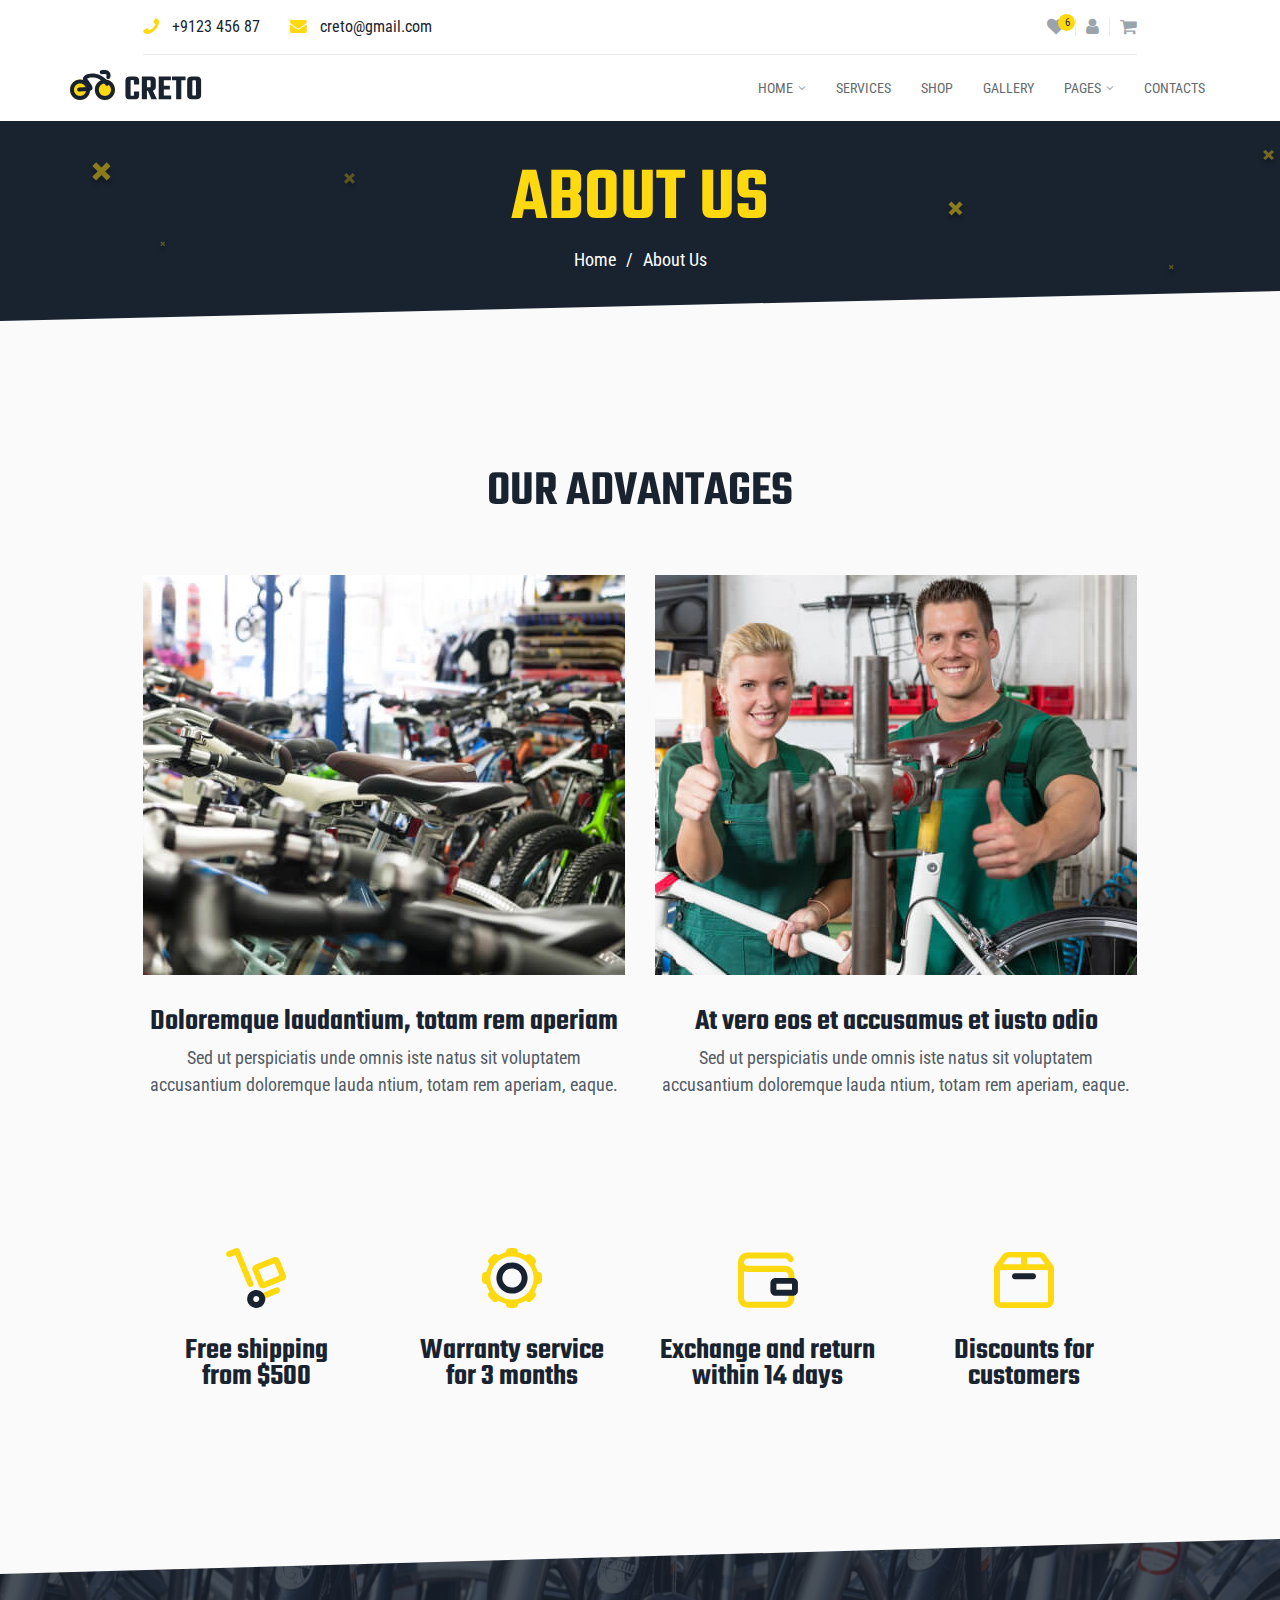
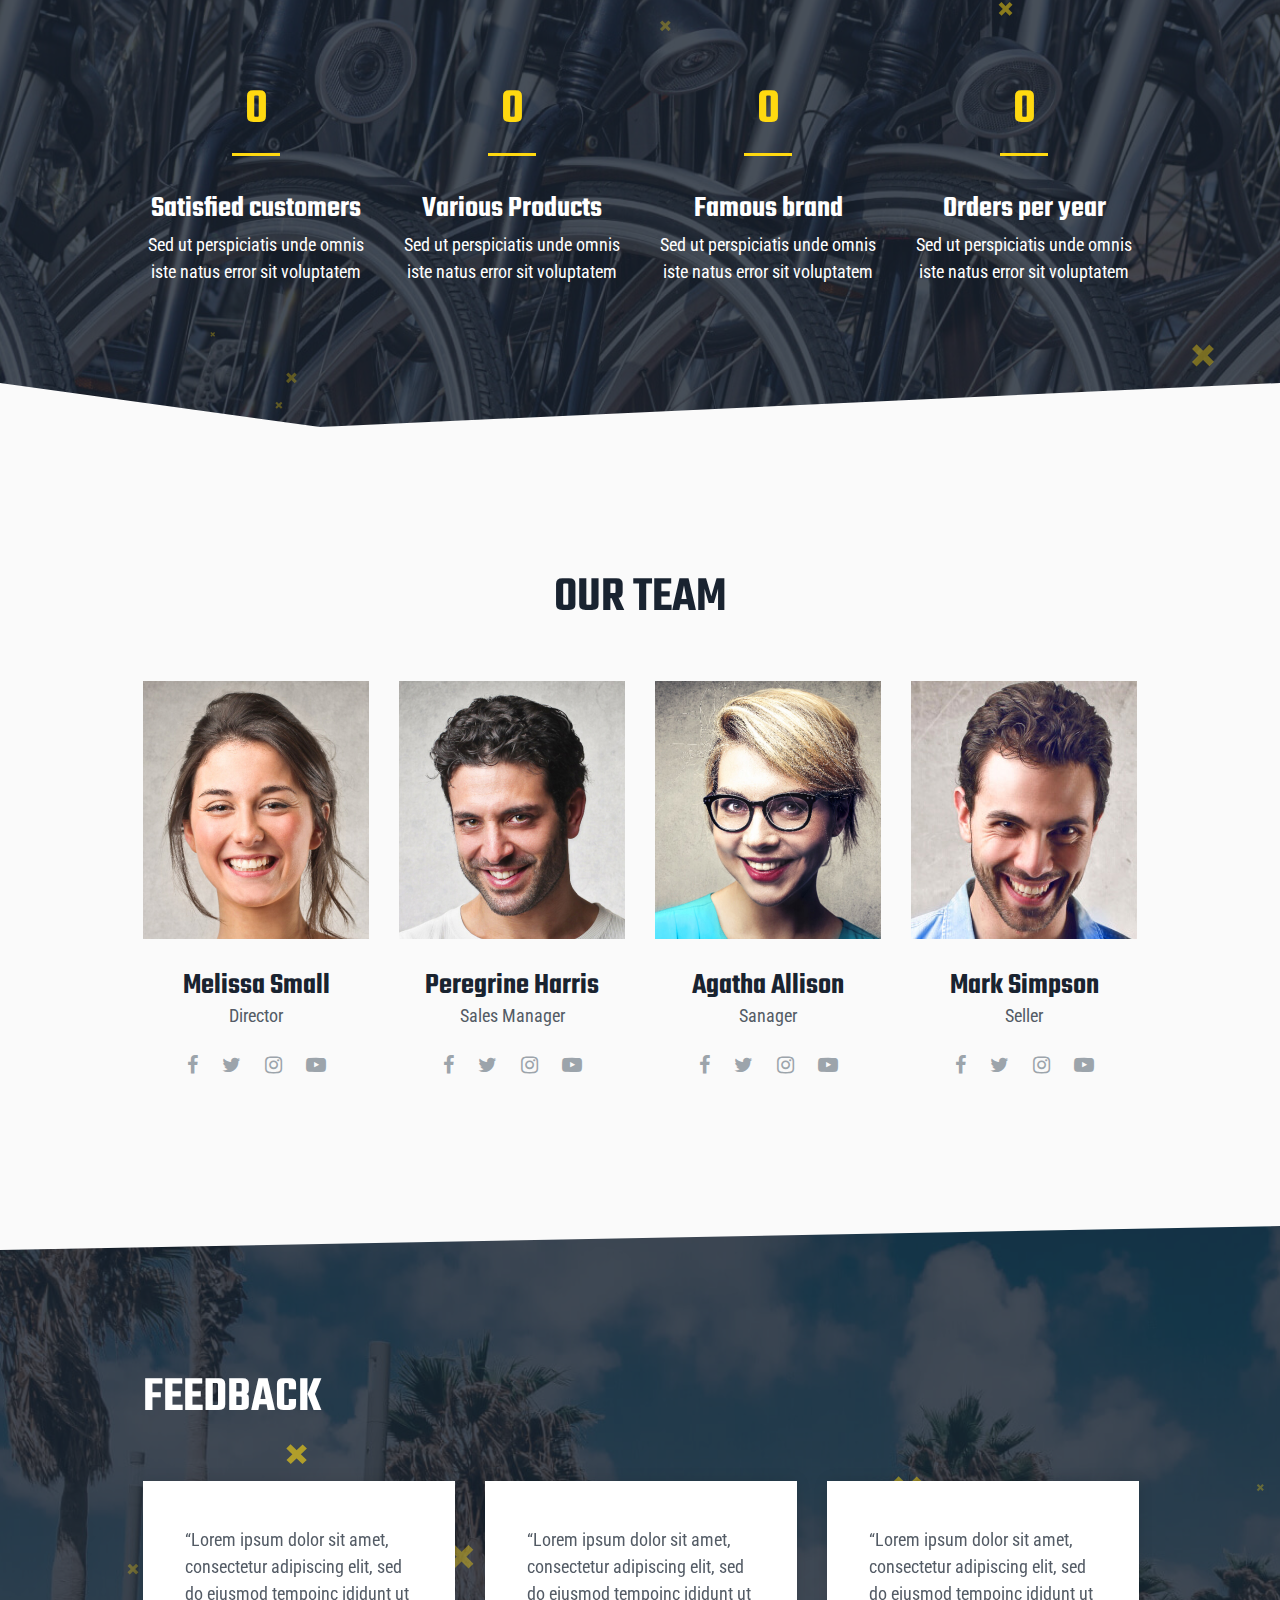
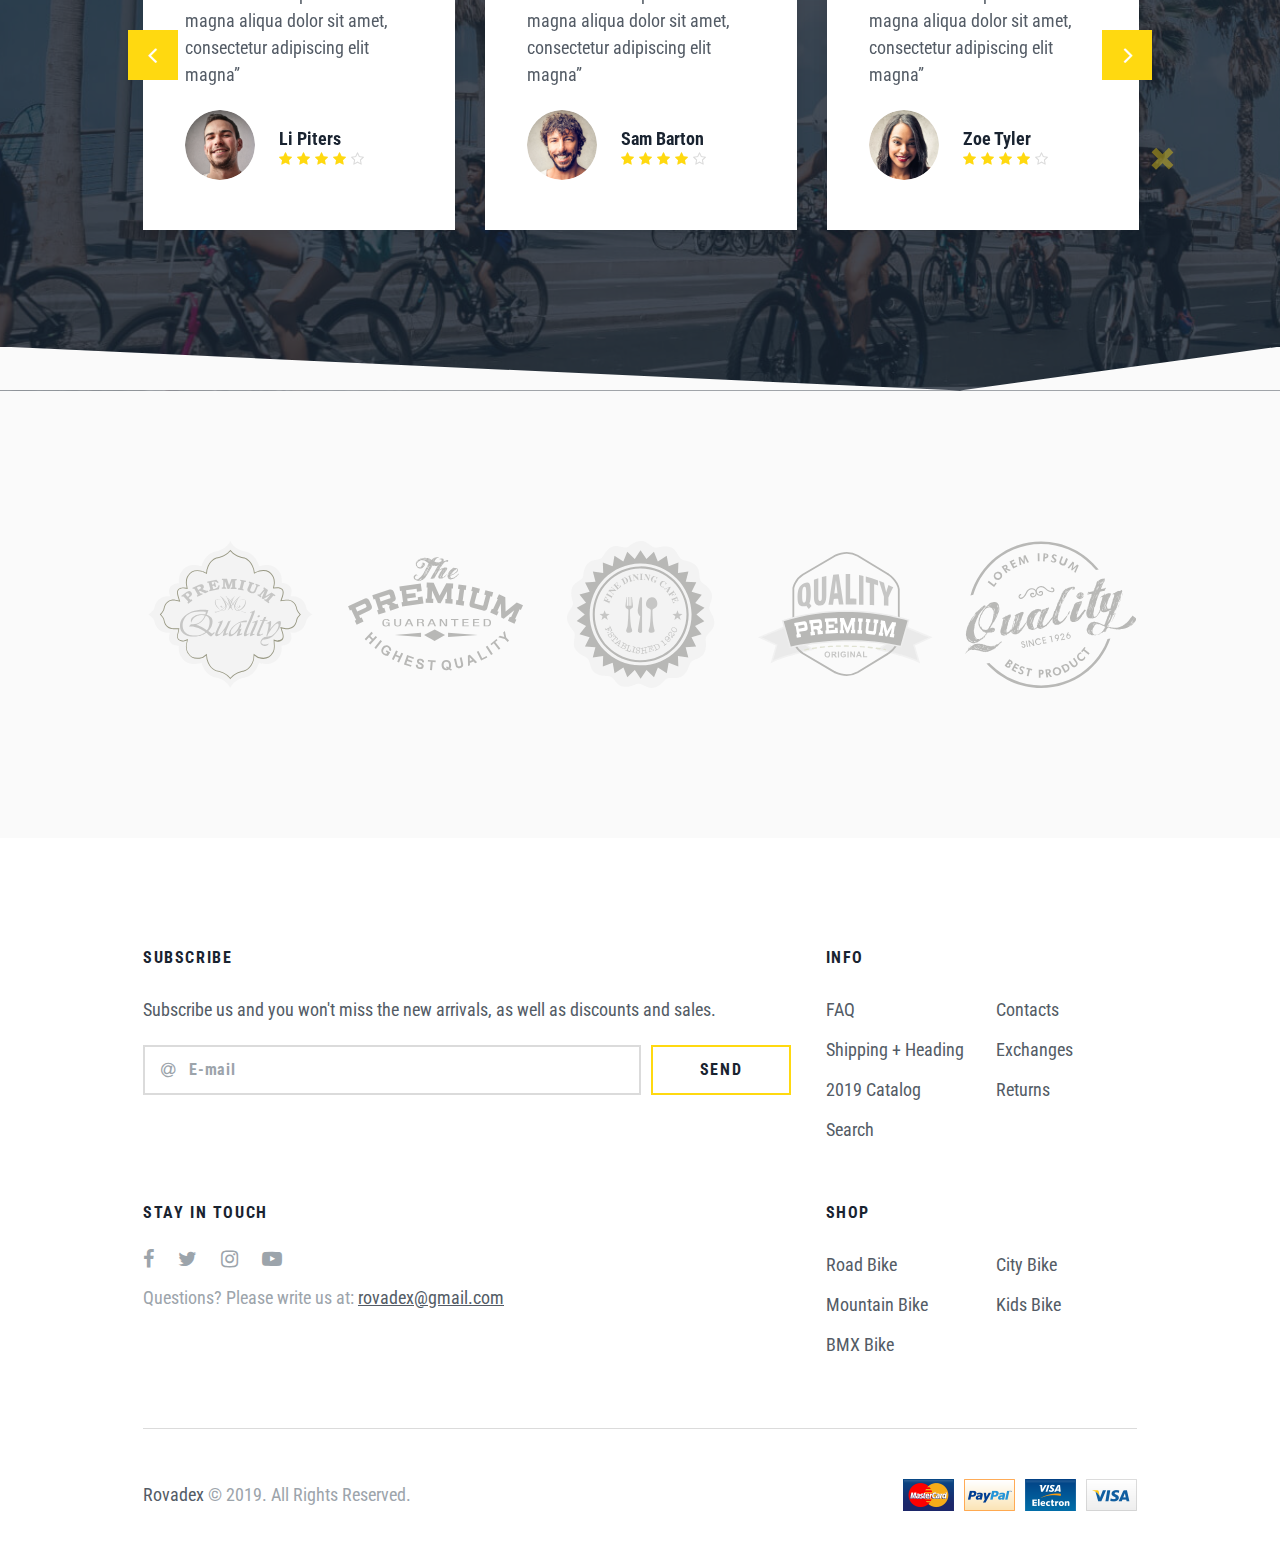
<file: about.html>
<!DOCTYPE html>
<html lang="zxx">

<!-- Mirrored from html.rovadex.com/html-creto/about.html by HTTrack Website Copier/3.x [XR&CO'2014], Tue, 05 Jul 2022 17:31:00 GMT -->
<head>
	<meta charset="UTF-8">
	<title>Creto - About Us</title>
	<!-- =================== META =================== -->
	<meta name="keywords" content="">
	<meta name="description" content="">
	<meta name="format-detection" content="telephone=no">
	<meta name="viewport" content="width=device-width, initial-scale=1, shrink-to-fit=no">
	<link rel="shortcut icon" href="assets/img/favicon.png">
	<!-- =================== STYLE =================== -->
	<link rel="stylesheet" href="assets/css/slick.min.css">
	<link rel="stylesheet" href="assets/css/bootstrap-grid.css">
	<link rel="stylesheet" href="assets/css/font-awesome.min.css">
	<link rel="stylesheet" href="assets/css/style.css">
</head>

<body id="home">
	<!--================ PRELOADER ================-->
	<div class="preloader-cover">
		<div class="preloader">
			<span></span>
			<span></span>
			<span></span>
			<span></span>
		</div>
	</div>
	<!--============== PRELOADER END ==============-->
	<!-- ================= HEADER ================= -->
	<header class="header">
		<a href="#" class="nav-btn">
			<span></span>
			<span></span>
			<span></span>
		</a>
		<div class="top-panel">
			<div class="container">
				<div class="top-panel-cover">
					<ul class="header-cont">
						<li><a href="tel:+912345687"><i class="fa fa-phone"></i>+9123 456 87</a></li>
						<li><a href="mailto:creto@gmail.com"><i class="fa fa-envelope" aria-hidden="true"></i>creto@gmail.com</a></li>
					</ul>
					<ul class="icon-right-list">
						<li><a class="header-like" href="#"><i class="fa fa-heart" aria-hidden="true"></i><span>6</span></a></li>
						<li><a class="header-user" href="#"><i class="fa fa-user" aria-hidden="true"></i></a></li>
						<li><a class="header-cart" href="#"><i class="fa fa-shopping-cart" aria-hidden="true"></i></a></li>
					</ul>
				</div>
			</div>
		</div>
		<div class="header-menu">
			<div class="container">
				<a href="index-2.html" class="logo"><img src="assets/img/logo.svg" alt="logo"></a>
				<nav class="nav-menu">
					<ul class="nav-list">
						<li class="dropdown">
							<a href="#">Home <i class="fa fa-angle-down" aria-hidden="true"></i></a>
							<ul>
								<li><a href="index-2.html">Home One</a></li>
								<li><a href="home-two.html">Home Two</a></li>
							</ul>
						</li>
						<li><a href="services.html">Services</a></li>
						<li><a href="shop.html">Shop</a></li>
						<li><a href="gallery.html">Gallery</a></li>
						<li class="dropdown">
							<a href="#">Pages <i class="fa fa-angle-down" aria-hidden="true"></i></a>
							<ul>
								<li class="active"><a href="about.html">About Us</a></li>
								<li><a href="news.html">News</a></li>
								<li><a href="404.html">Page error 404</a></li>
							</ul>
						</li>
						<li><a href="contacts.html">Contacts</a></li>
					</ul>
				</nav>
			</div>
		</div>
	</header>
	<!-- =============== HEADER END =============== -->
	
	<!-- ================ HEADER-TITLE ================ -->
	<section class="s-header-title">
		<div class="container">
			<h1>About Us</h1>
			<ul class="breadcrambs">
				<li><a href="index-2.html">Home</a></li>
				<li>About Us</li>
			</ul>
		</div>
	</section>
	<!-- ============== HEADER-TITLE END ============== -->

	<!-- ============== ABOUT-ADVANTAGES ============== -->
	<section class="s-about-advantages">
		<div class="container">
			<h2 class="title"><span>Our advantages</span></h2>
			<div class="row about-adv-cover">
				<div class="cil-12 col-md-6 about-adv-item">
					<img src="assets/img/about-1.jpg" alt="img">
					<h5 class="title">Doloremque laudantium, totam rem aperiam</h5>
					<p>Sed ut perspiciatis unde omnis iste natus sit voluptatem accusantium doloremque lauda ntium, <a href="#">totam rem</a> aperiam, eaque.</p>
				</div>
				<div class="cil-12 col-md-6 about-adv-item">
					<img src="assets/img/about-2.jpg" alt="img">
					<h5 class="title">At vero eos et accusamus et iusto odio</h5>
					<p>Sed ut perspiciatis unde omnis iste natus sit voluptatem accusantium doloremque lauda ntium, <a href="#">totam rem</a> aperiam, eaque.</p>
				</div>
			</div>
			<div class="our-advantages-wrap advantages-wrap-about">
				<div class="our-advantages-item">
					<img src="assets/img/advantages-about-1.svg" alt="icon">
					<h5>Free shipping <br>from $500</h5>
				</div>
				<div class="our-advantages-item wow fadeInUp" data-wow-duration=".6s" data-wow-delay=".25s">
					<img src="assets/img/advantages-about-2.svg" alt="icon">
					<h5>Warranty service <br>for 3 months</h5>
				</div>
				<div class="our-advantages-item wow fadeInUp" data-wow-duration=".6s" data-wow-delay=".35s">
					<img src="assets/img/advantages-about-3.svg" alt="icon">
					<h5>Exchange and return <br>within 14 days</h5>
				</div>
				<div class="our-advantages-item wow fadeInUp" data-wow-duration=".6s" data-wow-delay=".45s">
					<img src="assets/img/advantages-about-4.svg" alt="icon">
					<h5>Discounts for <br>customers</h5>
				</div>
			</div>
		</div>
	</section>
	<!-- ============ ABOUT-ADVANTAGES END ============ -->

	<!--================= S-ABOUT-COUNT =================-->
	<section class="s-about-count counter-animate counter-active" style="background-image: url(assets/img/bg-about-count.jpg);">
		<span class="mask"></span>
		<span class="effwct-bg-about" style="background-image: url(assets/img/effect-bg-about.svg);"></span>
		<div class="container">
			<div class="row about-count-cover">
				<div class="col-sm-6 col-md-3 about-count-item">
					<div class="number"><span data-number="2200">0</span></div>
					<h5>Satisfied customers</h5>
					<p>Sed ut perspiciatis unde omnis iste natus error sit voluptatem</p>
				</div>
				<div class="col-sm-6 col-md-3 about-count-item">
					<div class="number"><span data-number="1650">0</span></div>
					<h5>Various Products</h5>
					<p>Sed ut perspiciatis unde omnis iste natus error sit voluptatem</p>
				</div>
				<div class="col-sm-6 col-md-3 about-count-item">
					<div class="number"><span data-number="125">0</span></div>
					<h5>Famous brand</h5>
					<p>Sed ut perspiciatis unde omnis iste natus error sit voluptatem</p>
				</div>
				<div class="col-sm-6 col-md-3 about-count-item">
					<div class="number"><span data-number="1988">0</span></div>
					<h5>Orders per year</h5>
					<p>Sed ut perspiciatis unde omnis iste natus error sit voluptatem</p>
				</div>
			</div>
		</div>
	</section>
	<!--=============== S-ABOUT-COUNT END ===============-->

	<!--================== S-OUR-TEAM ==================-->
	<section class="s-our-team">
		<div class="container">
			<h2 class="title"><span>our team</span></h2>
			<div class="row team-cover">
				<div class="col-sm-6 col-md-3 team-item">
					<img src="assets/img/about-team-1.jpg" alt="img">
					<h5 class="title">Melissa Small</h5>
					<div class="prof">Director</div>
					<ul class="social-list">
						<li><a target="_blank" href="https://www.facebook.com/rovadex"><i class="fa fa-facebook" aria-hidden="true"></i></a></li>
						<li><a target="_blank" href="https://twitter.com/RovadexStudio"><i class="fa fa-twitter" aria-hidden="true"></i></a></li>
						<li><a target="_blank" href="https://www.instagram.com/rovadex"><i class="fa fa-instagram" aria-hidden="true"></i></a></li>
						<li><a target="_blank" href="https://www.youtube.com/"><i class="fa fa-youtube-play" aria-hidden="true"></i></a></li>
					</ul>
				</div>
				<div class="col-sm-6 col-md-3 team-item">
					<img src="assets/img/about-team-2.jpg" alt="img">
					<h5 class="title">Peregrine Harris</h5>
					<div class="prof">Sales Manager</div>
					<ul class="social-list">
						<li><a target="_blank" href="https://www.facebook.com/rovadex"><i class="fa fa-facebook" aria-hidden="true"></i></a></li>
						<li><a target="_blank" href="https://twitter.com/RovadexStudio"><i class="fa fa-twitter" aria-hidden="true"></i></a></li>
						<li><a target="_blank" href="https://www.instagram.com/rovadex"><i class="fa fa-instagram" aria-hidden="true"></i></a></li>
						<li><a target="_blank" href="https://www.youtube.com/"><i class="fa fa-youtube-play" aria-hidden="true"></i></a></li>
					</ul>
				</div>
				<div class="col-sm-6 col-md-3 team-item">
					<img src="assets/img/about-team-3.jpg" alt="img">
					<h5 class="title">Agatha Allison</h5>
					<div class="prof">Sanager</div>
					<ul class="social-list">
						<li><a target="_blank" href="https://www.facebook.com/rovadex"><i class="fa fa-facebook" aria-hidden="true"></i></a></li>
						<li><a target="_blank" href="https://twitter.com/RovadexStudio"><i class="fa fa-twitter" aria-hidden="true"></i></a></li>
						<li><a target="_blank" href="https://www.instagram.com/rovadex"><i class="fa fa-instagram" aria-hidden="true"></i></a></li>
						<li><a target="_blank" href="https://www.youtube.com/"><i class="fa fa-youtube-play" aria-hidden="true"></i></a></li>
					</ul>
				</div>
				<div class="col-sm-6 col-md-3 team-item">
					<img src="assets/img/about-team-4.jpg" alt="img">
					<h5 class="title">Mark Simpson</h5>
					<div class="prof">Seller</div>
					<ul class="social-list">
						<li><a target="_blank" href="https://www.facebook.com/rovadex"><i class="fa fa-facebook" aria-hidden="true"></i></a></li>
						<li><a target="_blank" href="https://twitter.com/RovadexStudio"><i class="fa fa-twitter" aria-hidden="true"></i></a></li>
						<li><a target="_blank" href="https://www.instagram.com/rovadex"><i class="fa fa-instagram" aria-hidden="true"></i></a></li>
						<li><a target="_blank" href="https://www.youtube.com/"><i class="fa fa-youtube-play" aria-hidden="true"></i></a></li>
					</ul>
				</div>
			</div>
		</div>
	</section>
	<!--================ S-OUR-TEAM END ================-->

	<!--================== S-FEEDBACK ==================-->
	<section class="s-feedback page-serv-feedback" style="background-image: url(assets/img/bg-feedback.jpg);">
		<span class="effwct-bg-feedback" style="background-image: url(assets/img/effect-bg-feedback.svg);"></span>
		<span class="mask"></span>
		<div class="container">
			<h2 class="title"><span>feedback</span></h2>
			<div class="feedback-slider">
				<div class="feedback-slide">
					<div class="feedback-item">
						<div class="feedback-content">
							<p>“Lorem ipsum dolor sit amet, consectetur adipiscing elit, sed do eiusmod tempoinc ididunt ut magna aliqua dolor sit amet, consectetur adipiscing elit magna”</p>
						</div>
						<div class="feedback-item-top">
							<img src="assets/img/feedback-photo-1.png" alt="photo">
							<div class="feedback-title">
								<h5 class="title"><span>Li piters</span></h5>
								<ul class="rating">
									<li class="star-bg"><i class="fa fa-star" aria-hidden="true"></i></li>
									<li class="star-bg"><i class="fa fa-star" aria-hidden="true"></i></li>
									<li class="star-bg"><i class="fa fa-star" aria-hidden="true"></i></li>
									<li class="star-bg"><i class="fa fa-star" aria-hidden="true"></i></li>
									<li class="star-not-bg"><i class="fa fa-star-o" aria-hidden="true"></i></li>
								</ul>
							</div>
						</div>
					</div>
				</div>
				<div class="feedback-slide">
					<div class="feedback-item">
						<div class="feedback-content">
							<p>“Lorem ipsum dolor sit amet, consectetur adipiscing elit, sed do eiusmod tempoinc ididunt ut magna aliqua dolor sit amet, consectetur adipiscing elit magna”</p>
						</div>
						<div class="feedback-item-top">
							<img src="assets/img/feedback-photo-2.png" alt="photo">
							<div class="feedback-title">
								<h5 class="title"><span>Sam Barton</span></h5>
								<ul class="rating">
									<li class="star-bg"><i class="fa fa-star" aria-hidden="true"></i></li>
									<li class="star-bg"><i class="fa fa-star" aria-hidden="true"></i></li>
									<li class="star-bg"><i class="fa fa-star" aria-hidden="true"></i></li>
									<li class="star-bg"><i class="fa fa-star" aria-hidden="true"></i></li>
									<li class="star-not-bg"><i class="fa fa-star-o" aria-hidden="true"></i></li>
								</ul>
							</div>
						</div>
					</div>
				</div>
				<div class="feedback-slide">
					<div class="feedback-item">
						<div class="feedback-content">
							<p>“Lorem ipsum dolor sit amet, consectetur adipiscing elit, sed do eiusmod tempoinc ididunt ut magna aliqua dolor sit amet, consectetur adipiscing elit magna”</p>
						</div>
						<div class="feedback-item-top">
							<img src="assets/img/feedback-photo-3.png" alt="photo">
							<div class="feedback-title">
								<h5 class="title"><span>Zoe Tyler</span></h5>
								<ul class="rating">
									<li class="star-bg"><i class="fa fa-star" aria-hidden="true"></i></li>
									<li class="star-bg"><i class="fa fa-star" aria-hidden="true"></i></li>
									<li class="star-bg"><i class="fa fa-star" aria-hidden="true"></i></li>
									<li class="star-bg"><i class="fa fa-star" aria-hidden="true"></i></li>
									<li class="star-not-bg"><i class="fa fa-star-o" aria-hidden="true"></i></li>
								</ul>
							</div>
						</div>
					</div>
				</div>
				<div class="feedback-slide">
					<div class="feedback-item">
						<div class="feedback-content">
							<p>“Lorem ipsum dolor sit amet, consectetur adipiscing elit, sed do eiusmod tempoinc ididunt ut magna aliqua dolor sit amet, consectetur adipiscing elit magna”</p>
						</div>
						<div class="feedback-item-top">
							<img src="assets/img/feedback-photo-2.png" alt="photo">
							<div class="feedback-title">
								<h5 class="title"><span>Sam Barton</span></h5>
								<ul class="rating">
									<li class="star-bg"><i class="fa fa-star" aria-hidden="true"></i></li>
									<li class="star-bg"><i class="fa fa-star" aria-hidden="true"></i></li>
									<li class="star-bg"><i class="fa fa-star" aria-hidden="true"></i></li>
									<li class="star-bg"><i class="fa fa-star" aria-hidden="true"></i></li>
									<li class="star-not-bg"><i class="fa fa-star-o" aria-hidden="true"></i></li>
								</ul>
							</div>
						</div>
					</div>
				</div>
			</div>
		</div>
	</section>
	<!--================ S-FEEDBACK END ================-->

	<!--=================== S-CLIENTS ===================-->
	<section class="s-clients about-clients">
		<div class="container">
			<div class="clients-cover">
				<div class="client-slide">
					<div class="client-slide-cover">
						<img src="assets/img/client-1.svg" alt="img">
					</div>
				</div>
				<div class="client-slide">
					<div class="client-slide-cover">
						<img src="assets/img/client-2.svg" alt="img">
					</div>
				</div>
				<div class="client-slide">
					<div class="client-slide-cover">
						<img src="assets/img/client-4.svg" alt="img">
					</div>
				</div>
				<div class="client-slide">
					<div class="client-slide-cover">
						<img src="assets/img/client-5.svg" alt="img">
					</div>
				</div>
				<div class="client-slide">
					<div class="client-slide-cover">
						<img src="assets/img/client-6.svg" alt="img">
					</div>
				</div>
			</div>
		</div>
	</section>
	<!--================= S-CLIENTS END =================-->

	<!--==================== FOOTER ====================-->
	<footer>
		<div class="container">
			<div class="row footer-item-cover">
				<div class="footer-subscribe col-md-7 col-lg-8">
					<h6>subscribe</h6>
					<p>Subscribe us and you won't miss the new arrivals, as well as discounts and sales.</p>
					<form class="subscribe-form">
						<i class="fa fa-at" aria-hidden="true"></i>
						<input class="inp-form" type="email" name="subscribe" placeholder="E-mail">
						<button type="submit" class="btn btn-form"><span>send</span></button>
					</form>
				</div>
				<div class="footer-item col-md-5 col-lg-4">
					<h6>info</h6>
					<ul class="footer-list">
						<li><a href="shop.html">FAQ</a></li>
						<li><a href="shop.html">Contacts</a></li>
						<li><a href="shop.html">Shipping + Heading</a></li>
						<li><a href="shop.html">Exchanges</a></li>
						<li><a href="shop.html">2019 Catalog</a></li>
						<li><a href="shop.html">Returns</a></li>
						<li><a href="shop.html">Search</a></li>
					</ul>
				</div>
			</div>
			<div class="row footer-item-cover">
				<div class="footer-touch col-md-7 col-lg-8">
					<h6>stay in touch</h6>
					<ul class="footer-soc social-list">
						<li><a target="_blank" href="https://www.facebook.com/rovadex"><i class="fa fa-facebook" aria-hidden="true"></i></a></li>
						<li><a target="_blank" href="https://twitter.com/RovadexStudio"><i class="fa fa-twitter" aria-hidden="true"></i></a></li>
						<li><a target="_blank" href="https://www.instagram.com/rovadex"><i class="fa fa-instagram" aria-hidden="true"></i></a></li>
						<li><a target="_blank" href="https://www.youtube.com/"><i class="fa fa-youtube-play" aria-hidden="true"></i></a></li>
					</ul>
					<div class="footer-autor">Questions? Please write us at: <a href="mailto:rovadex@gmail.com">rovadex@gmail.com</a></div>
				</div>
				<div class="footer-item col-md-5 col-lg-4">
					<h6>shop</h6>
					<ul class="footer-list">
						<li><a href="shop.html">Road Bike</a></li>
						<li><a href="shop.html">City Bike</a></li>
						<li><a href="shop.html">Mountain Bike</a></li>
						<li><a href="shop.html">Kids Bike</a></li>
						<li><a href="shop.html">BMX Bike</a></li>
					</ul>
				</div>
			</div>
			<div class="footer-bottom">
				<div class="footer-copyright"><a target="_blank" href="https://rovadex.com/">Rovadex</a> © 2019. All Rights Reserved.</div>
				<ul class="footer-pay">
					<li><a href="#"><img src="assets/img/footer-pay-1.png" alt="img"></a></li>
					<li><a href="#"><img src="assets/img/footer-pay-2.png" alt="img"></a></li>
					<li><a href="#"><img src="assets/img/footer-pay-3.png" alt="img"></a></li>
					<li><a href="#"><img src="assets/img/footer-pay-4.png" alt="img"></a></li>
				</ul>
			</div>
		</div>
	</footer>
	<!--================== FOOTER END ==================-->

	<!--===================== TO TOP =====================-->
	<a class="to-top" href="#home">
		<i class="fa fa-angle-double-up" aria-hidden="true"></i>
	</a>
	<!--=================== TO TOP END ===================-->
	<!--=================== SCRIPT	===================-->
	<script src="assets/js/jquery-2.2.4.min.js"></script>
	<script src="assets/js/slick.min.js"></script>
	<script src="assets/js/scripts.js"></script>
</body>

<!-- Mirrored from html.rovadex.com/html-creto/about.html by HTTrack Website Copier/3.x [XR&CO'2014], Tue, 05 Jul 2022 17:31:04 GMT -->
</html>
</file>
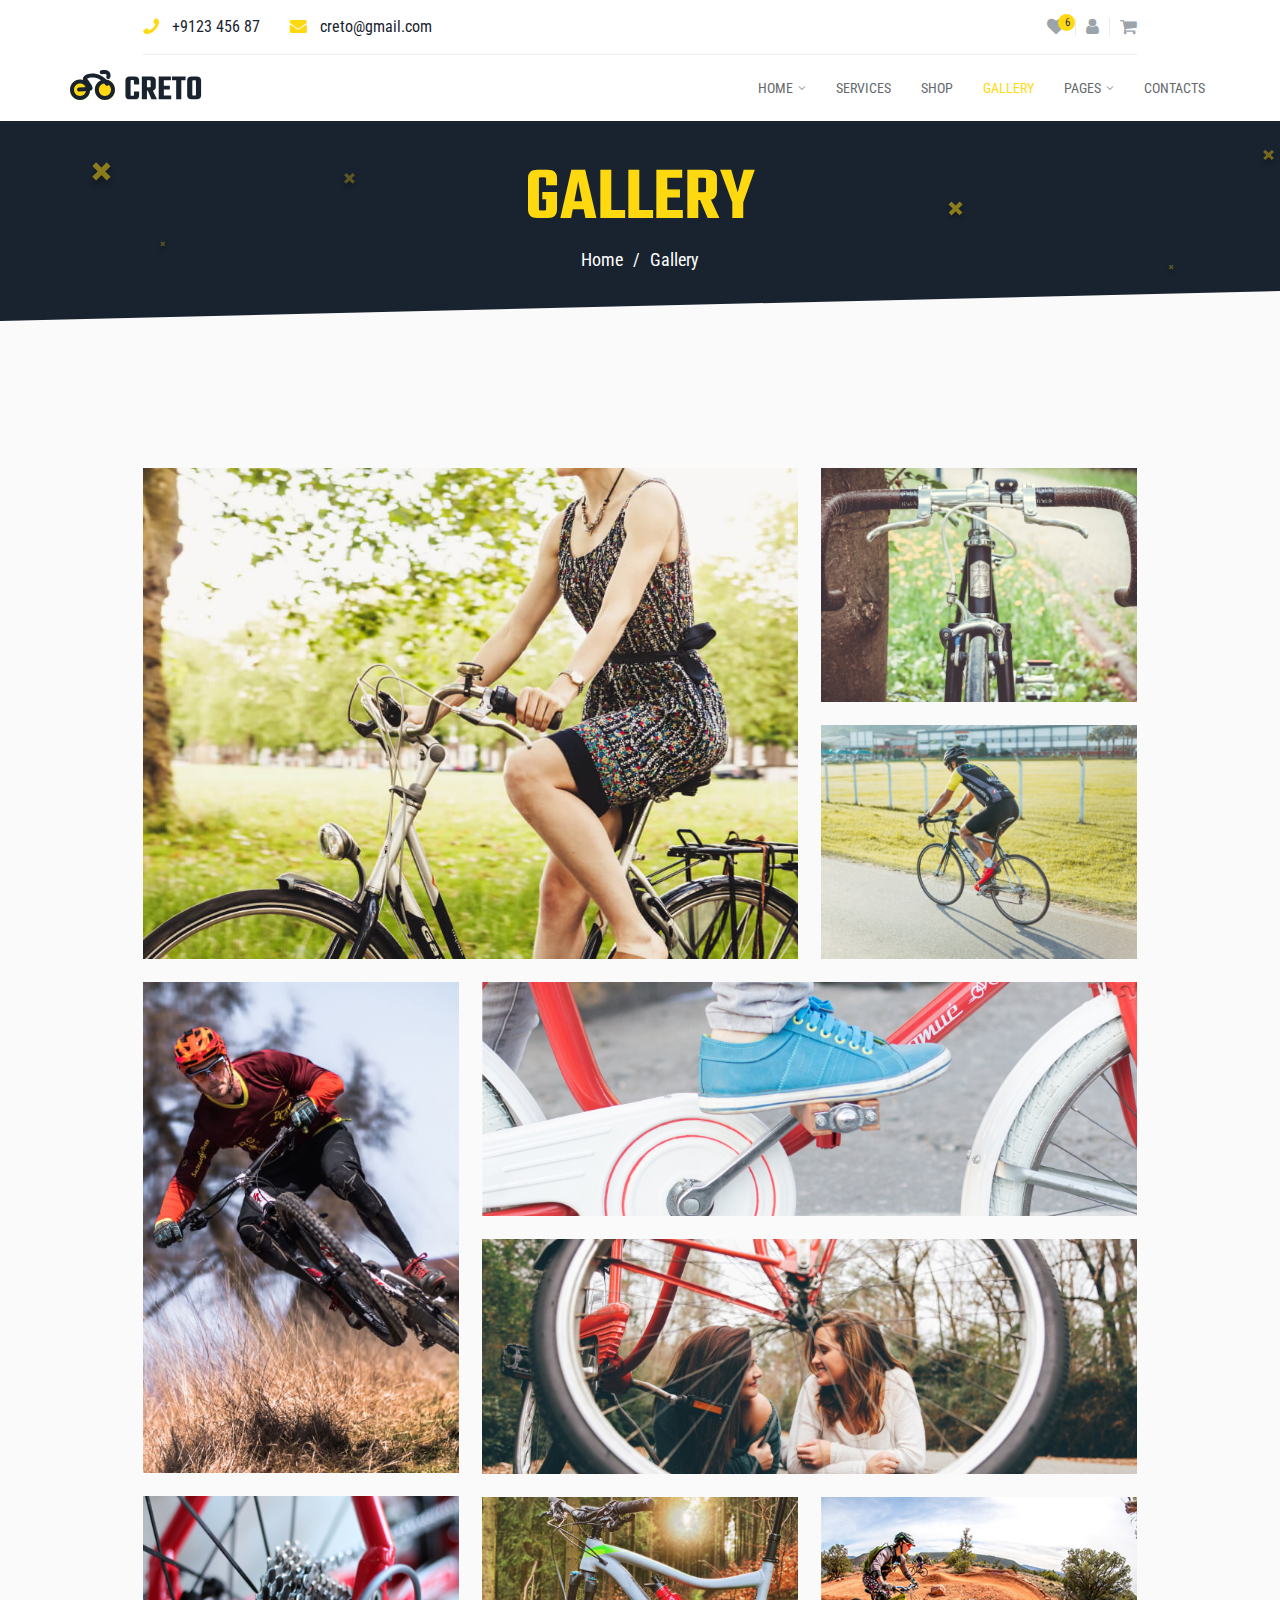
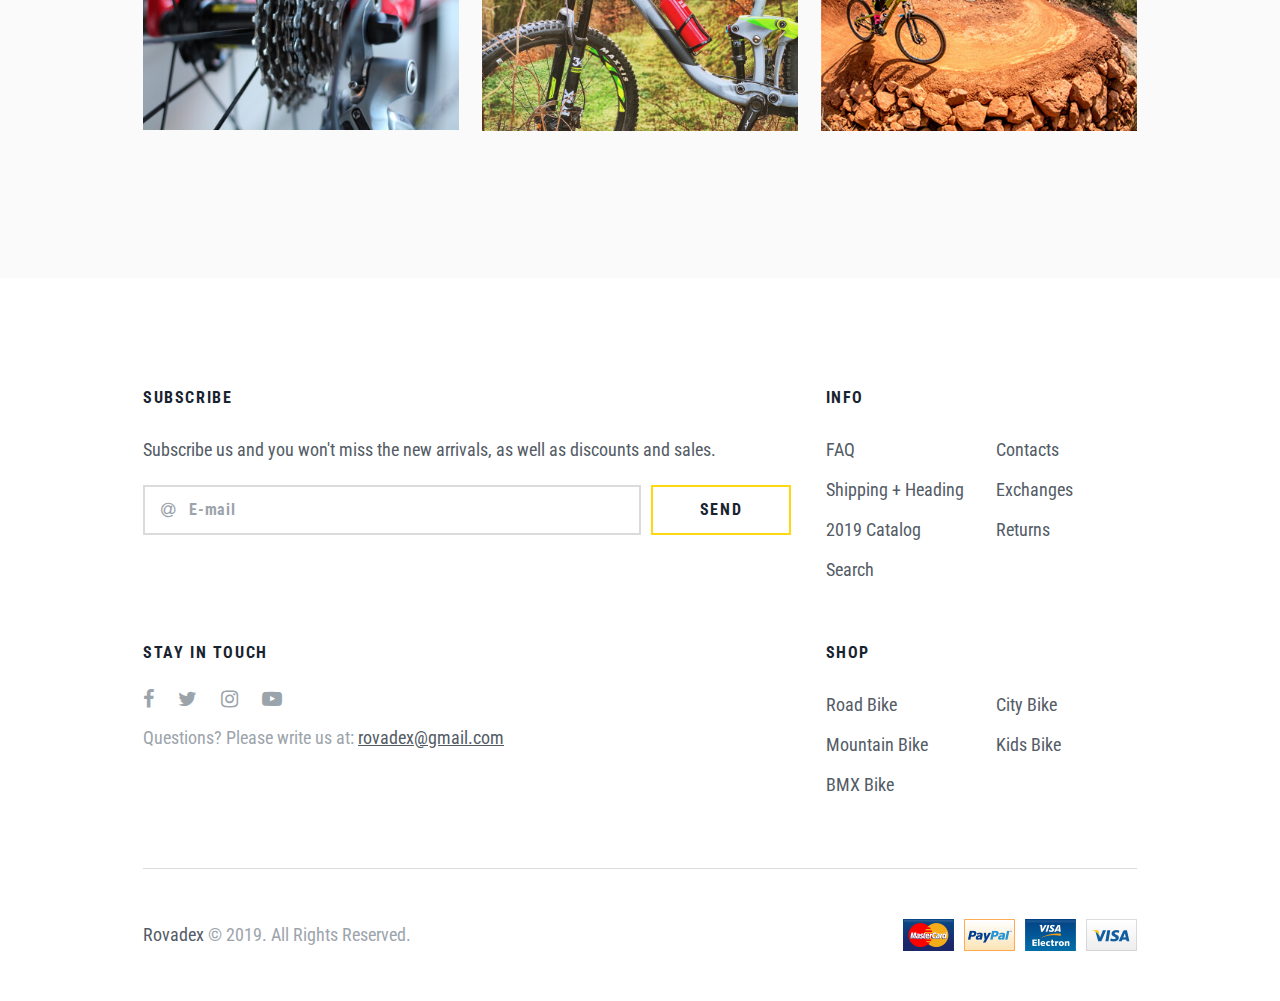
<file: gallery.html>
<!DOCTYPE html>
<html lang="zxx">

<!-- Mirrored from html.rovadex.com/html-creto/gallery.html by HTTrack Website Copier/3.x [XR&CO'2014], Tue, 05 Jul 2022 17:30:55 GMT -->
<head>
	<meta charset="UTF-8">
	<title>Creto - Gallery</title>
	<!-- =================== META =================== -->
	<meta name="keywords" content="">
	<meta name="description" content="">
	<meta name="format-detection" content="telephone=no">
	<meta name="viewport" content="width=device-width, initial-scale=1, shrink-to-fit=no">
	<link rel="shortcut icon" href="assets/img/favicon.png">
	<!-- =================== STYLE =================== -->
	<link rel="stylesheet" href="assets/css/bootstrap-grid.css">
	<link rel="stylesheet" href="assets/css/font-awesome.min.css">
	<link rel="stylesheet" href="assets/css/jquery.fancybox.css">
	<link rel="stylesheet" href="assets/css/style.css">
</head>

<body id="home">
	<!--================ PRELOADER ================-->
	<div class="preloader-cover">
		<div class="preloader">
			<span></span>
			<span></span>
			<span></span>
			<span></span>
		</div>
	</div>
	<!--============== PRELOADER END ==============-->
	<!-- =================== HEADER =================== -->
	<header class="header">
		<a href="#" class="nav-btn">
			<span></span>
			<span></span>
			<span></span>
		</a>
		<div class="top-panel">
			<div class="container">
				<div class="top-panel-cover">
					<ul class="header-cont">
						<li><a href="tel:+912345687"><i class="fa fa-phone"></i>+9123 456 87</a></li>
						<li><a href="mailto:creto@gmail.com"><i class="fa fa-envelope" aria-hidden="true"></i>creto@gmail.com</a></li>
					</ul>
					<ul class="icon-right-list">
						<li><a class="header-like" href="#"><i class="fa fa-heart" aria-hidden="true"></i><span>6</span></a></li>
						<li><a class="header-user" href="#"><i class="fa fa-user" aria-hidden="true"></i></a></li>
						<li><a class="header-cart" href="#"><i class="fa fa-shopping-cart" aria-hidden="true"></i></a></li>
					</ul>
				</div>
			</div>
		</div>
		<div class="header-menu">
			<div class="container">
				<a href="index-2.html" class="logo"><img src="assets/img/logo.svg" alt="logo"></a>
				<nav class="nav-menu">
					<ul class="nav-list">
						<li class="dropdown">
							<a href="#">Home <i class="fa fa-angle-down" aria-hidden="true"></i></a>
							<ul>
								<li><a href="index-2.html">Home One</a></li>
								<li><a href="home-two.html">Home Two</a></li>
							</ul>
						</li>
						<li><a href="services.html">Services</a></li>
						<li><a href="shop.html">Shop</a></li>
						<li class="active"><a href="gallery.html">Gallery</a></li>
						<li class="dropdown">
							<a href="#">Pages <i class="fa fa-angle-down" aria-hidden="true"></i></a>
							<ul>
								<li><a href="about.html">About Us</a></li>
								<li><a href="news.html">News</a></li>
								<li><a href="404.html">Page error 404</a></li>
							</ul>
						</li>
						<li><a href="contacts.html">Contacts</a></li>
					</ul>
				</nav>
			</div>
		</div>
	</header>
	<!-- ================= HEADER END ================= -->
	
	<!-- ================ HEADER-TITLE ================ -->
	<section class="s-header-title">
		<div class="container">
			<h1>Gallery</h1>
			<ul class="breadcrambs">
				<li><a href="index-2.html">Home</a></li>
				<li>Gallery</li>
			</ul>
		</div>
	</section>
	<!-- ============== HEADER-TITLE END ============== -->

	<!--==================== S-GALLERY ====================-->
	<section class="s-gallery">
		<div class="container">
			<div class="row-gallery">
				<div class="grid-gallery">
					<div class="grid-sizer"></div>
					<div class="gallery-item gallery-item-big">
						<a href="assets/img/gal-1.jpg" data-fancybox="gallery1">
							<img src="assets/img/gal-1.jpg" alt="img">
							<div class="gal-item">
								<h3 class="title">photo #1</h3>
								<p>Satisfied Customers</p>
							</div>
						</a>
					</div>
					<div class="gallery-item">
						<a href="assets/img/gal-2.jpg" data-fancybox="gallery1">
							<img src="assets/img/gal-2.jpg" alt="img">
							<div class="gal-item">
								<h3 class="title">photo #2</h3>
								<p>Satisfied Customers</p>
							</div>
						</a>
					</div>
					<div class="gallery-item">
						<a href="assets/img/gal-3.jpg" data-fancybox="gallery1">
							<img src="assets/img/gal-3.jpg" alt="img">
							<div class="gal-item">
								<h3 class="title">photo #3</h3>
								<p>Satisfied Customers</p>
							</div>
						</a>
					</div>
					<div class="gallery-item">
						<a href="assets/img/gal-4.jpg" data-fancybox="gallery1">
							<img src="assets/img/gal-4.jpg" alt="img">
							<div class="gal-item">
								<h3 class="title">photo #4</h3>
								<p>Satisfied Customers</p>
							</div>
						</a>
					</div>
					<div class="gallery-item gallery-item-big">
						<a href="assets/img/gal-5.jpg" data-fancybox="gallery1">
							<img src="assets/img/gal-5.jpg" alt="img">
							<div class="gal-item">
								<h3 class="title">photo #5</h3>
								<p>Satisfied Customers</p>
							</div>
						</a>
					</div>
					<div class="gallery-item gallery-item-big">
						<a href="assets/img/gal-6.jpg" data-fancybox="gallery1">
							<img src="assets/img/gal-6.jpg" alt="img">
							<div class="gal-item">
								<h3 class="title">photo #6</h3>
								<p>Satisfied Customers</p>
							</div>
						</a>
					</div>
					<div class="gallery-item">
						<a href="assets/img/gal-7.jpg" data-fancybox="gallery1">
							<img src="assets/img/gal-7.jpg" alt="img">
							<div class="gal-item">
								<h3 class="title">photo #7</h3>
								<p>Satisfied Customers</p>
							</div>
						</a>
					</div>
					<div class="gallery-item">
						<a href="assets/img/gal-8.jpg" data-fancybox="gallery1">
							<img src="assets/img/gal-8.jpg" alt="img">
							<div class="gal-item">
								<h3 class="title">photo #8</h3>
								<p>Satisfied Customers</p>
							</div>
						</a>
					</div>
					<div class="gallery-item">
						<a href="assets/img/gal-9.jpg" data-fancybox="gallery1">
							<img src="assets/img/gal-9.jpg" alt="img">
							<div class="gal-item">
								<h3 class="title">photo #9</h3>
								<p>Satisfied Customers</p>
							</div>
						</a>
					</div>
				</div>
			</div>
		</div>
	</section>
	<!--================== S-GALLERY END ==================-->

	<!--==================== FOOTER ====================-->
	<footer>
		<div class="container">
			<div class="row footer-item-cover">
				<div class="footer-subscribe col-md-7 col-lg-8">
					<h6>subscribe</h6>
					<p>Subscribe us and you won't miss the new arrivals, as well as discounts and sales.</p>
					<form class="subscribe-form">
						<i class="fa fa-at" aria-hidden="true"></i>
						<input class="inp-form" type="email" name="subscribe" placeholder="E-mail">
						<button type="submit" class="btn btn-form"><span>send</span></button>
					</form>
				</div>
				<div class="footer-item col-md-5 col-lg-4">
					<h6>info</h6>
					<ul class="footer-list">
						<li><a href="shop.html">FAQ</a></li>
						<li><a href="shop.html">Contacts</a></li>
						<li><a href="shop.html">Shipping + Heading</a></li>
						<li><a href="shop.html">Exchanges</a></li>
						<li><a href="shop.html">2019 Catalog</a></li>
						<li><a href="shop.html">Returns</a></li>
						<li><a href="shop.html">Search</a></li>
					</ul>
				</div>
			</div>
			<div class="row footer-item-cover">
				<div class="footer-touch col-md-7 col-lg-8">
					<h6>stay in touch</h6>
					<ul class="footer-soc social-list">
						<li><a target="_blank" href="https://www.facebook.com/rovadex"><i class="fa fa-facebook" aria-hidden="true"></i></a></li>
						<li><a target="_blank" href="https://twitter.com/RovadexStudio"><i class="fa fa-twitter" aria-hidden="true"></i></a></li>
						<li><a target="_blank" href="https://www.instagram.com/rovadex"><i class="fa fa-instagram" aria-hidden="true"></i></a></li>
						<li><a target="_blank" href="https://www.youtube.com/"><i class="fa fa-youtube-play" aria-hidden="true"></i></a></li>
					</ul>
					<div class="footer-autor">Questions? Please write us at: <a href="mailto:rovadex@gmail.com">rovadex@gmail.com</a></div>
				</div>
				<div class="footer-item col-md-5 col-lg-4">
					<h6>shop</h6>
					<ul class="footer-list">
						<li><a href="shop.html">Road Bike</a></li>
						<li><a href="shop.html">City Bike</a></li>
						<li><a href="shop.html">Mountain Bike</a></li>
						<li><a href="shop.html">Kids Bike</a></li>
						<li><a href="shop.html">BMX Bike</a></li>
					</ul>
				</div>
			</div>
			<div class="footer-bottom">
				<div class="footer-copyright"><a target="_blank" href="https://rovadex.com/">Rovadex</a> © 2019. All Rights Reserved.</div>
				<ul class="footer-pay">
					<li><a href="#"><img src="assets/img/footer-pay-1.png" alt="img"></a></li>
					<li><a href="#"><img src="assets/img/footer-pay-2.png" alt="img"></a></li>
					<li><a href="#"><img src="assets/img/footer-pay-3.png" alt="img"></a></li>
					<li><a href="#"><img src="assets/img/footer-pay-4.png" alt="img"></a></li>
				</ul>
			</div>
		</div>
	</footer>
	<!--================== FOOTER END ==================-->

	<!--===================== TO TOP =====================-->
	<a class="to-top" href="#home">
		<i class="fa fa-angle-double-up" aria-hidden="true"></i>
	</a>
	<!--=================== TO TOP END ===================-->

	<!--=================== SCRIPT	===================-->
	<script src="assets/js/jquery-2.2.4.min.js"></script>
	<script src="assets/js/isotope.pkgd.js"></script>
	<script src="assets/js/jquery.fancybox.js"></script>
	<script src="assets/js/scripts.js"></script>
</body>

<!-- Mirrored from html.rovadex.com/html-creto/gallery.html by HTTrack Website Copier/3.x [XR&CO'2014], Tue, 05 Jul 2022 17:31:00 GMT -->
</html>
</file>
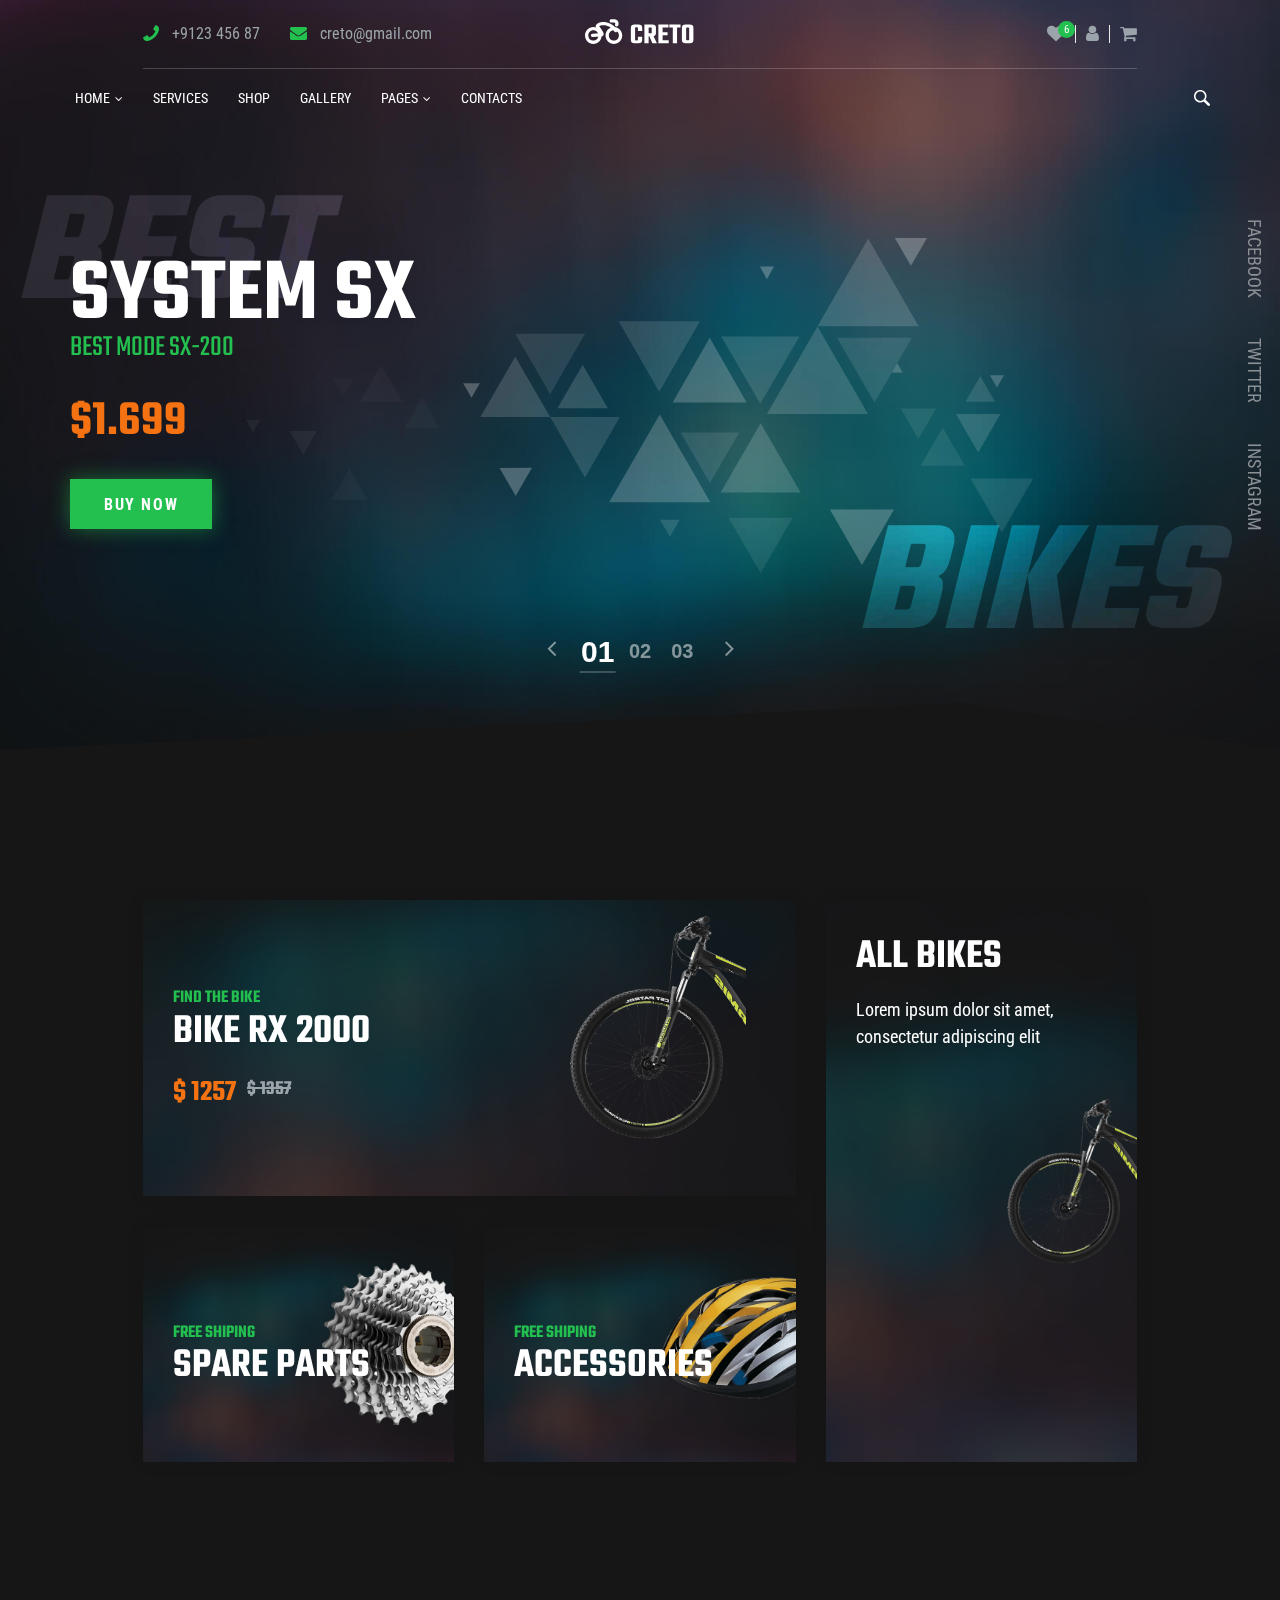
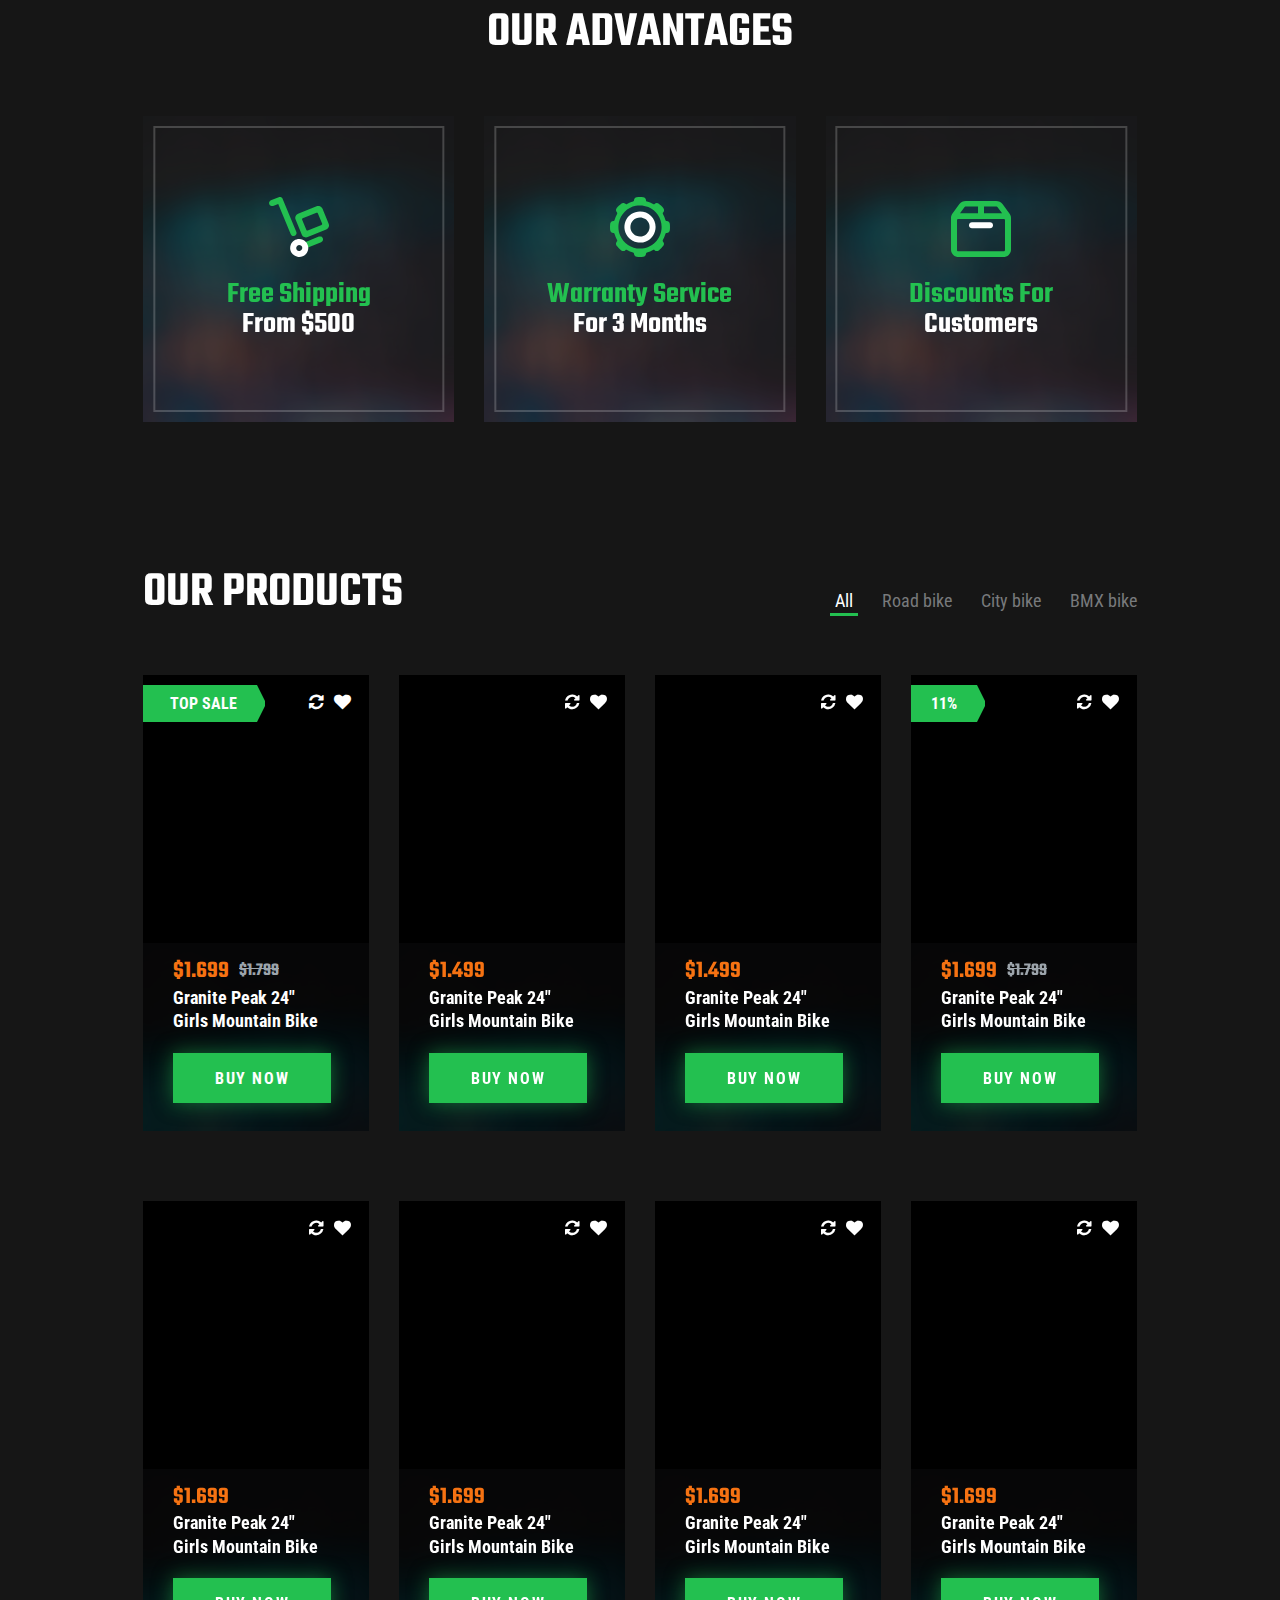
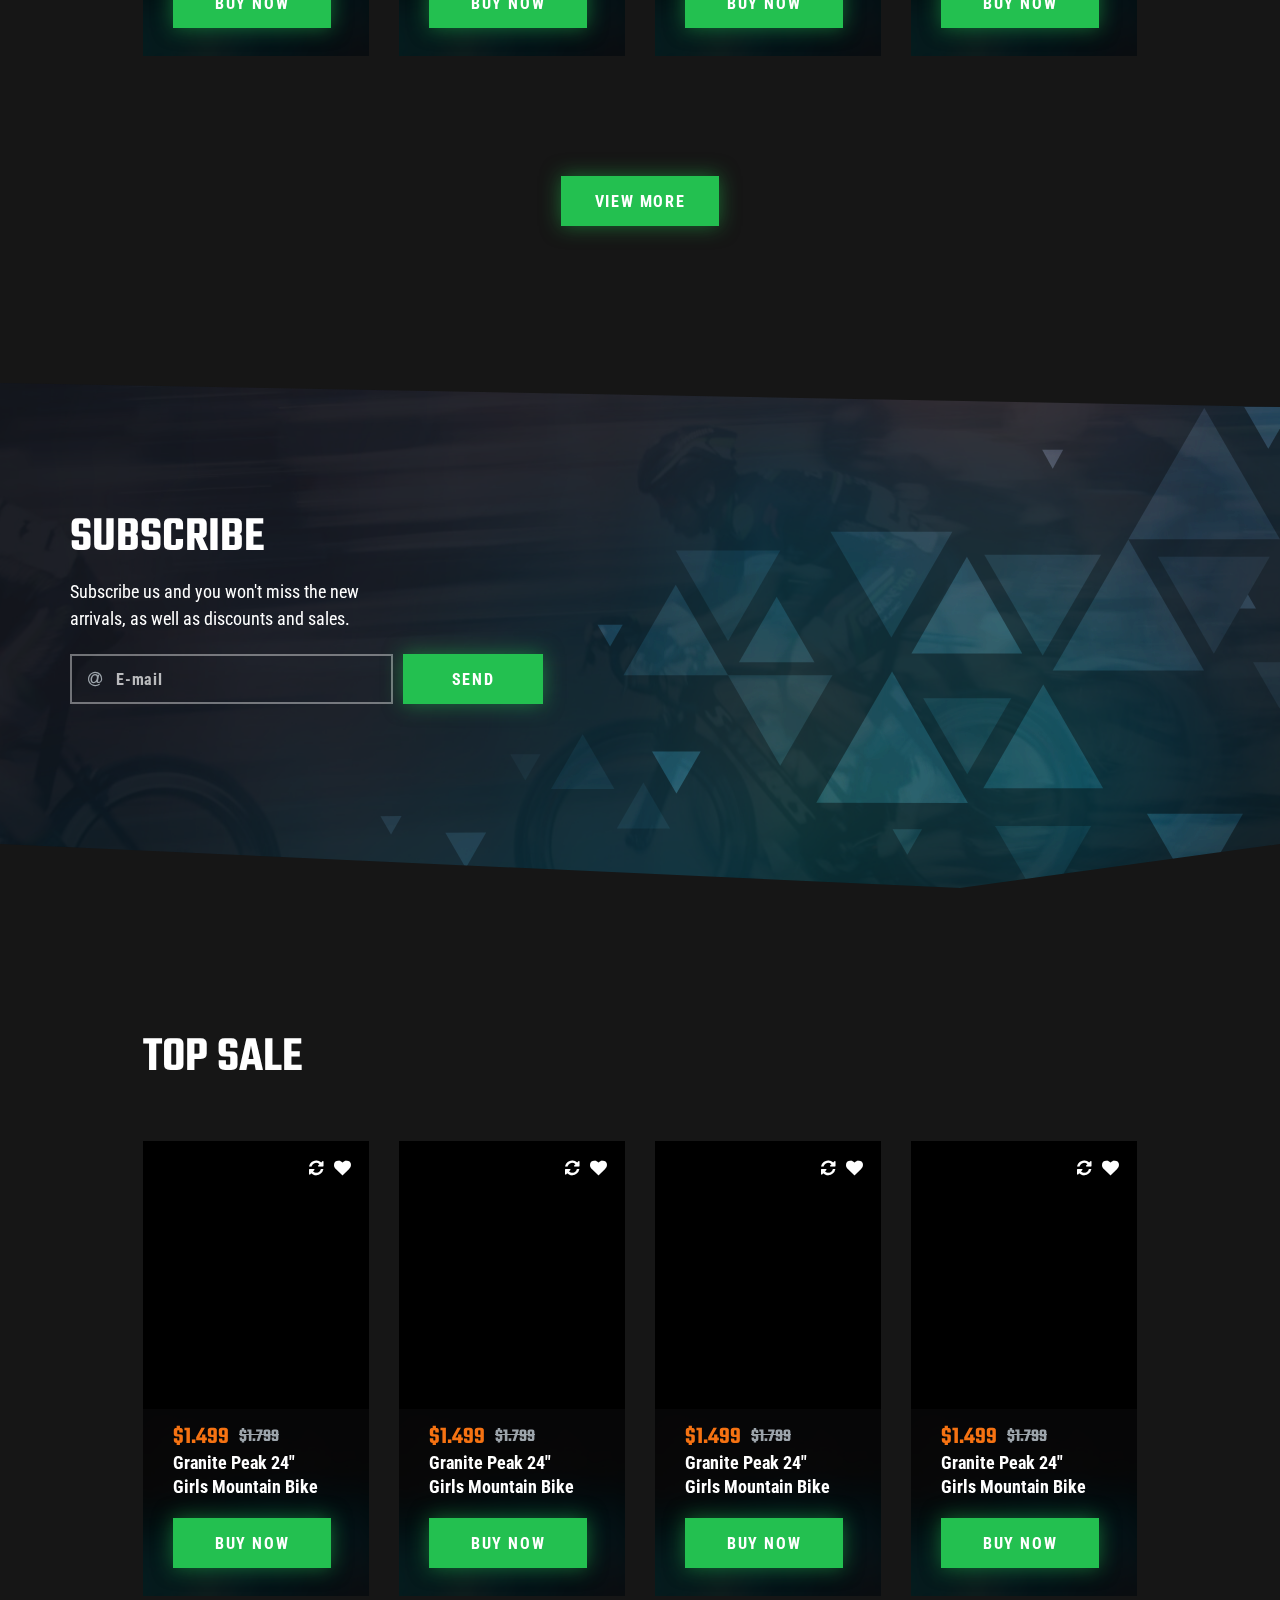
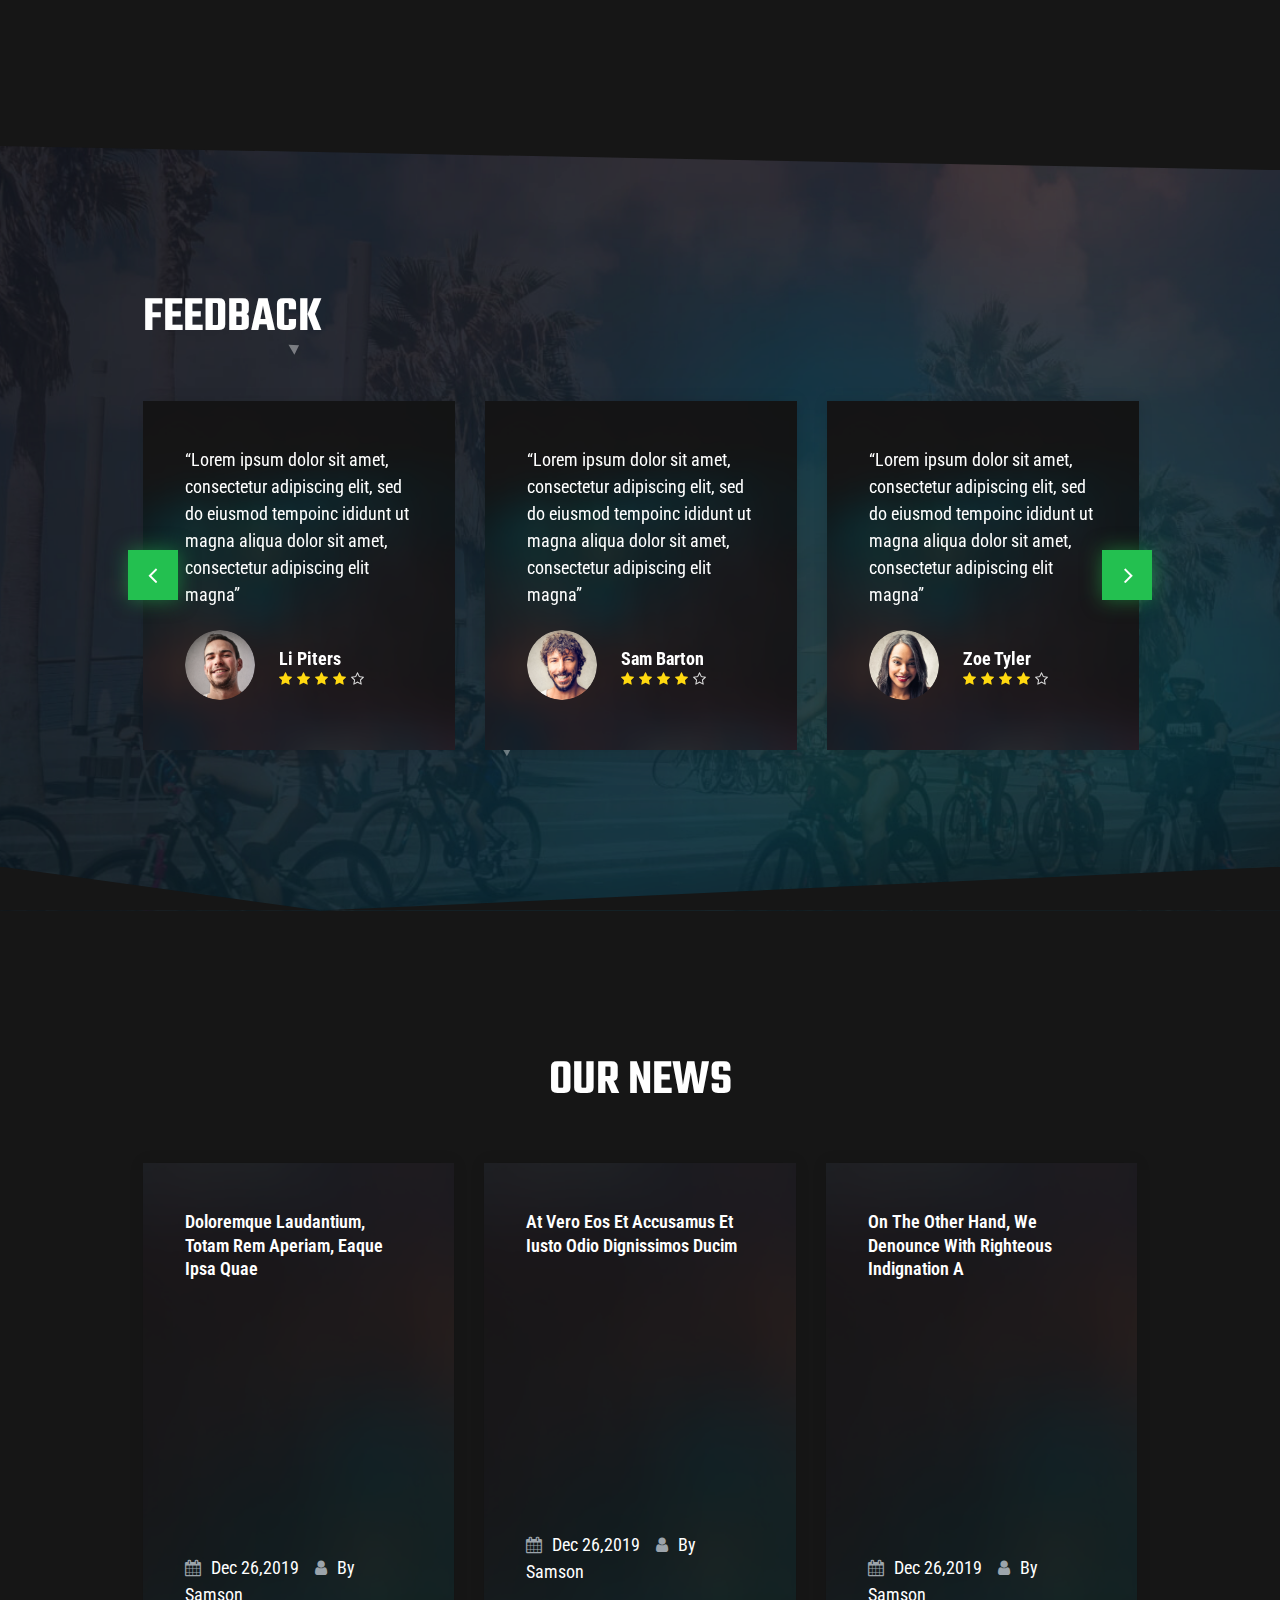
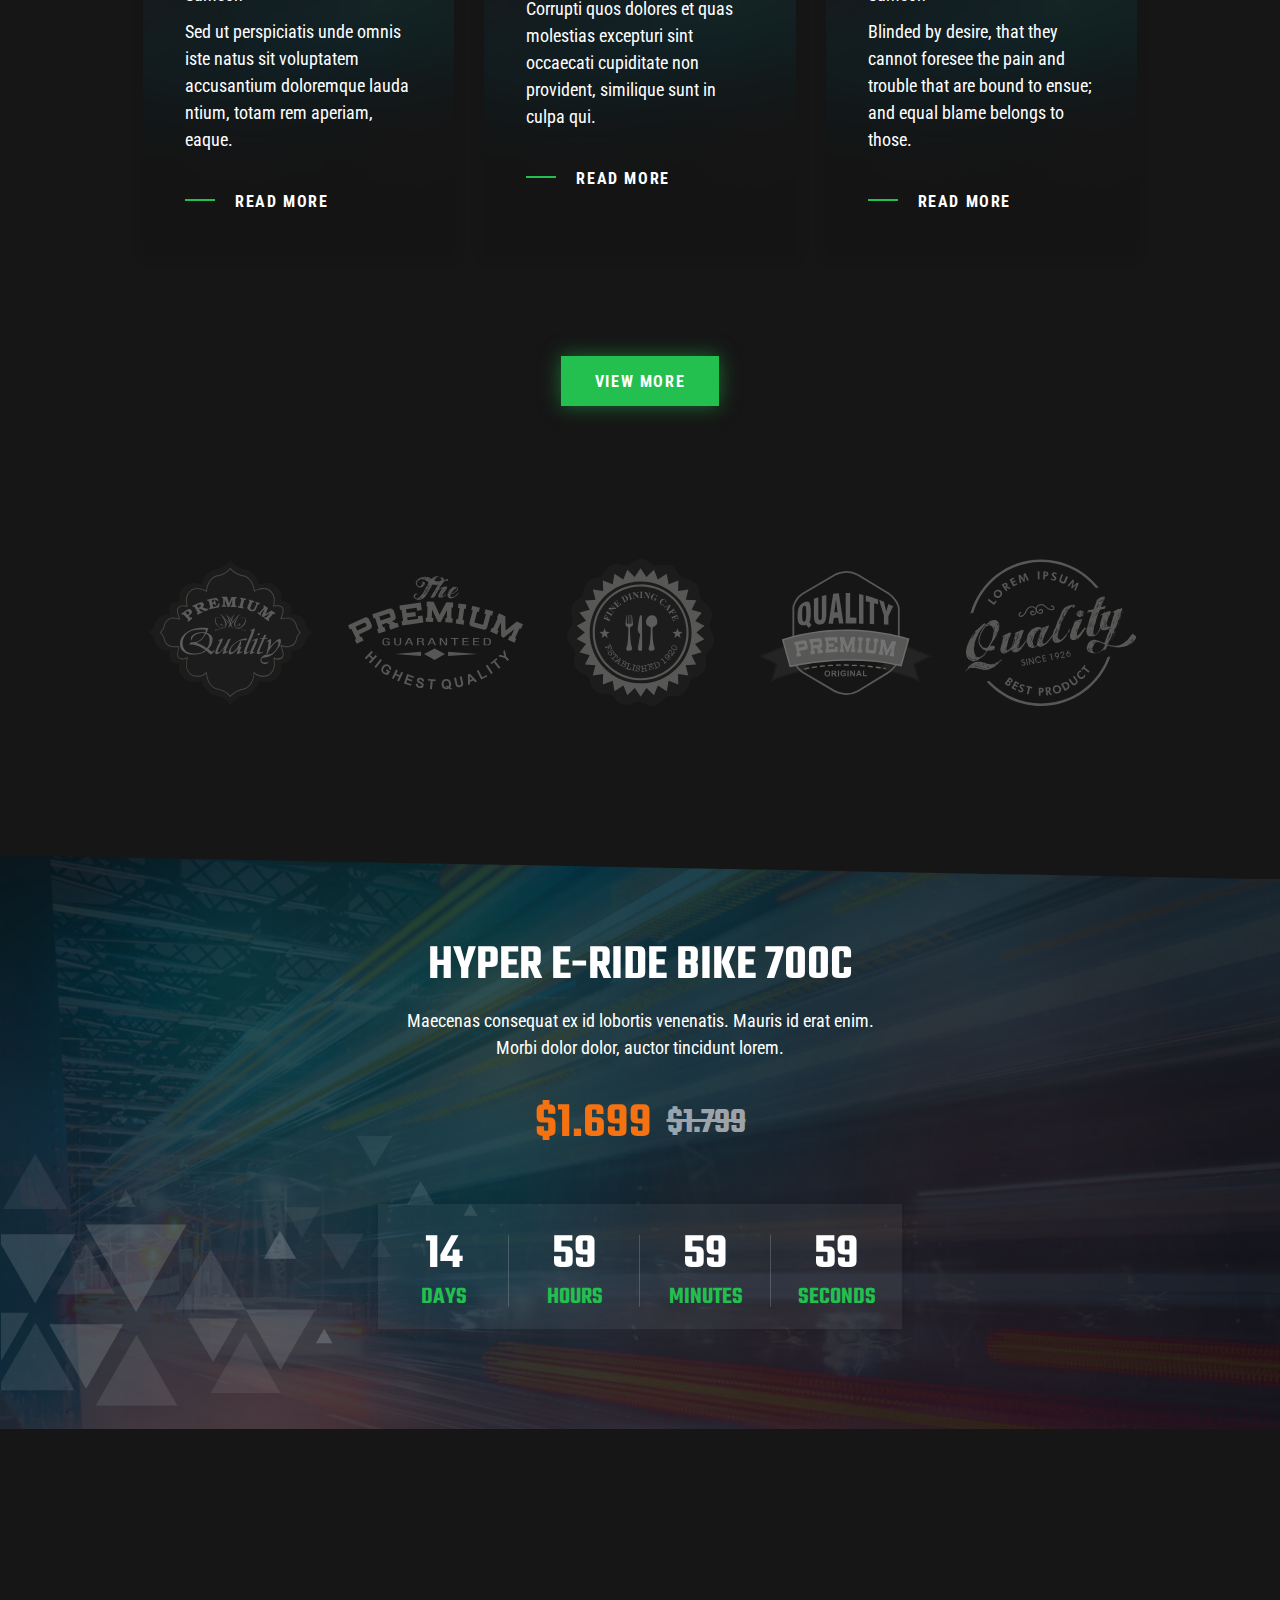
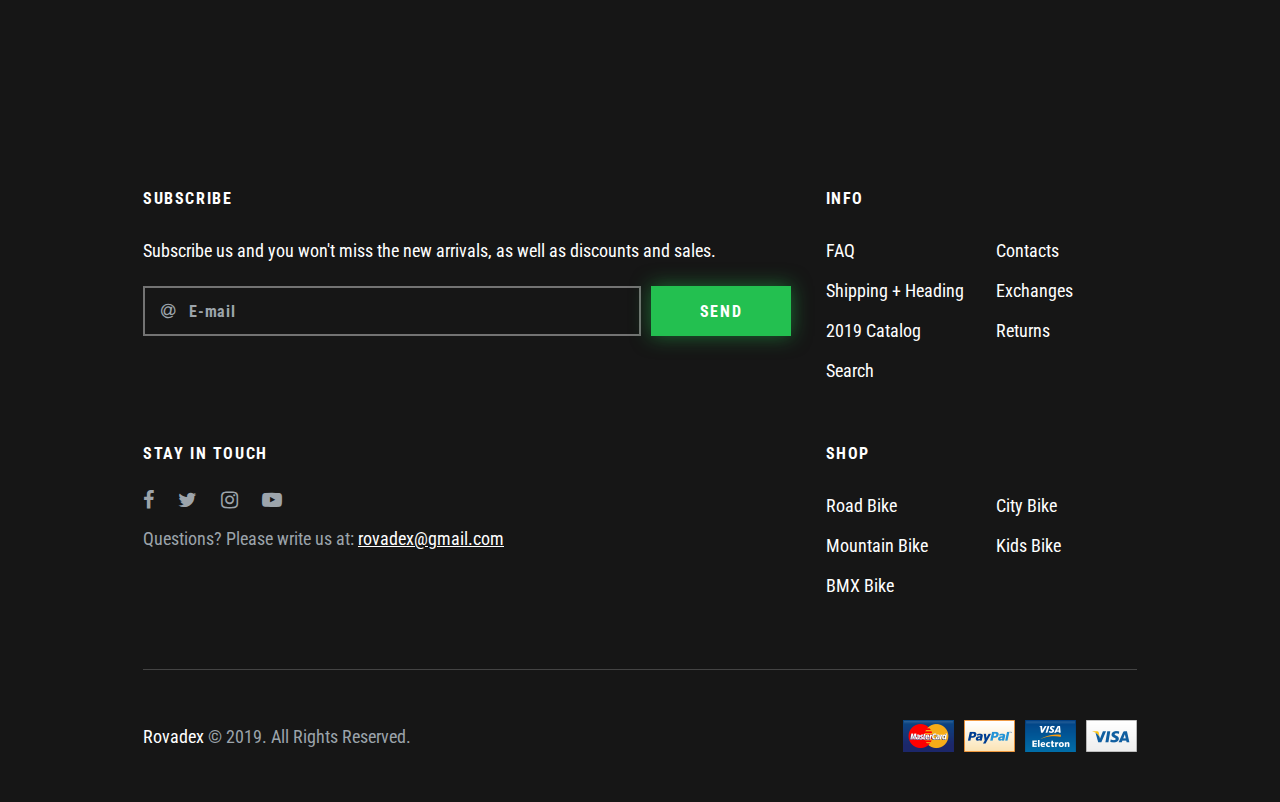
<file: home-two.html>
<!DOCTYPE html>
<html lang="zxx">

<!-- Mirrored from html.rovadex.com/html-creto/home-two.html by HTTrack Website Copier/3.x [XR&CO'2014], Tue, 05 Jul 2022 17:30:41 GMT -->
<head>
	<meta charset="UTF-8">
	<title>Creto - Home Two</title>
	<!-- =================== META =================== -->
	<meta name="keywords" content="">
	<meta name="description" content="">
	<meta name="format-detection" content="telephone=no">
	<meta name="viewport" content="width=device-width, initial-scale=1, shrink-to-fit=no">
	<link rel="shortcut icon" href="assets/img/favicon.png">
	<!-- =================== STYLE =================== -->
	<link rel="stylesheet" href="assets/css/slick.min.css">
	<link rel="stylesheet" href="assets/css/bootstrap-grid.css">
	<link rel="stylesheet" href="assets/css/font-awesome.min.css">
	<link rel="stylesheet" href="assets/css/nice-select.css">
	<link rel="stylesheet" href="assets/css/animate.css">
	<link rel="stylesheet" href="assets/css/style.css">
</head>

<body id="home" class="home-dark">
	<!--================ PRELOADER ================-->
	<div class="preloader-cover">
		<div class="preloader">
			<span></span>
			<span></span>
			<span></span>
			<span></span>
		</div>
	</div>
	<!--============== PRELOADER END ==============-->
	<!-- ================= HEADER ================= -->
	<header class="header header-dark">
		<a href="#" class="nav-btn">
			<span></span>
			<span></span>
			<span></span>
		</a>
		<div class="top-panel">
			<div class="container">
				<div class="top-panel-cover">
					<div class="top-panel-left">
						<ul class="header-cont">
							<li><a href="tel:+912345687"><i class="fa fa-phone"></i>+9123 456 87</a></li>
							<li><a href="mailto:creto@gmail.com"><i class="fa fa-envelope" aria-hidden="true"></i>creto@gmail.com</a></li>
						</ul>
					</div>
					<div class="top-panel-center">
						<a href="index-2.html" class="logo"><img src="assets/img/logo-white.svg" alt="logo"></a>
					</div>
					<div class="top-panel-right">
						<ul class="icon-right-list">
							<li><a class="header-like" href="#"><i class="fa fa-heart" aria-hidden="true"></i><span>6</span></a></li>
							<li><a class="header-user" href="#"><i class="fa fa-user" aria-hidden="true"></i></a></li>
							<li><a class="header-cart" href="#"><i class="fa fa-shopping-cart" aria-hidden="true"></i></a></li>
						</ul>
					</div>
				</div>
			</div>
		</div>
		<div class="header-menu">
			<div class="container">
				<nav class="nav-menu">
					<ul class="nav-list">
						<li class="dropdown">
							<a href="#">Home <i class="fa fa-angle-down" aria-hidden="true"></i></a>
							<ul>
								<li><a href="index-2.html">Home One</a></li>
								<li class="active"><a href="home-two.html">Home Two</a></li>
							</ul>
						</li>
						<li><a href="services.html">Services</a></li>
						<li><a href="shop.html">Shop</a></li>
						<li><a href="gallery.html">Gallery</a></li>
						<li class="dropdown">
							<a href="#">Pages <i class="fa fa-angle-down" aria-hidden="true"></i></a>
							<ul>
								<li><a href="about.html">About Us</a></li>
								<li><a href="news.html">News</a></li>
								<li><a href="404.html">Page error 404</a></li>
							</ul>
						</li>
						<li><a href="contacts.html">Contacts</a></li>
					</ul>
				</nav>
				<div class="header-two-search">
					<div class="header-search-icon"><img src="assets/img/loop-icon.svg" alt=""></div>
					<form class="subscribe-form">
						<i class="fa fa-at" aria-hidden="true"></i>
						<input class="inp-form" type="email" name="subscribe" placeholder="E-mail">
						<button type="submit" class="btn btn-form btn-green"><span>send</span></button>
					</form>
				</div>
			</div>
		</div>
	</header>
	<!-- =============== HEADER END =============== -->

	<!-- =============== main-slider =============== -->
	<section class="s-main-slider s-dark-slider">
		<ul class="main-soc-list">
			<li><a href="https://www.facebook.com/rovadex">facebook</a></li>
			<li><a href="https://twitter.com/RovadexStudio">twitter</a></li>
			<li><a href="https://www.instagram.com/rovadex/">instagram</a></li>
		</ul>
		<div class="dark-slider">
			<div class="dark-slide" style="background-image: url(assets/img/bg-slider-2.jpg);">
				<span class="bg-text-left">Best</span>
				<span class="bg-text-right">Bikes</span>
				<span class="effect-bg-dark" style="background-image: url(assets/img/effect-dark-slider.svg);"></span>
				<div class="container">
					<div class="dark-slide-info">
						<h2 class="name">system sx</h2>
						<div class="model">best mode SX-200</div>
						<div class="price">$1.699</div>
						<a href="single-shop.html" class="btn btn-green"><span>buy now</span></a>
					</div>
					<img class="dark-slide-img" src="assets/img/dark-slide-1.png" alt="img">
				</div>
			</div>
			<div class="dark-slide" style="background-image: url(assets/img/bg-slider-2.jpg);">
				<span class="bg-text-left">Best</span>
				<span class="bg-text-right">Bikes</span>
				<span class="effect-bg-dark" style="background-image: url(assets/img/effect-dark-slider.svg);"></span>
				<div class="container">
					<div class="dark-slide-info">
						<h2 class="name">system rx</h2>
						<div class="model">best mode rx-210</div>
						<div class="price">$1.799</div>
						<a href="single-shop.html" class="btn btn-green"><span>buy now</span></a>
					</div>
					<img class="dark-slide-img" src="assets/img/dark-slide-2.png" alt="img">
				</div>
			</div>
			<div class="dark-slide" style="background-image: url(assets/img/bg-slider-2.jpg);">
				<span class="bg-text-left">Best</span>
				<span class="bg-text-right">Bikes</span>
				<span class="effect-bg-dark" style="background-image: url(assets/img/effect-dark-slider.svg);"></span>
				<div class="container">
					<div class="dark-slide-info">
						<h2 class="name">system Z</h2>
						<div class="model">best mode Z-300</div>
						<div class="price">$2.899</div>
						<a href="single-shop.html" class="btn btn-green"><span>buy now</span></a>
					</div>
					<img class="dark-slide-img" src="assets/img/dark-slide-3.png" alt="img">
				</div>
			</div>
		</div>
		<div class="dark-slide-navigation"></div>
	</section>
	<!-- ============= main-slider end ============= -->

	<!--============== S-DARK-CATEGORY ==============-->
	<section class="s-dark-category">
		<div class="container">
			<div class="dark-category-cover row">
				<div class="dark-category-left col-md-8">
					<a href="single-shop.html" class="dark-category-item dark-category-big" style="background-image: url(assets/img/dark-categ-1.png);">
						<div class="dark-categ-info">
							<div class="name">find the bike</div>
							<h3 class="title">bike rx 2000</h3>
							<div class="price">
								<div class="new-price">$ 1257</div>
								<div class="old-price">$ 1357</div>
							</div>
						</div>
						<img class="rx-lazy" src="assets/img/placeholder-all.png" data-src="assets/img/categ-1.png" alt="img">
					</a>
					<a href="shop.html" class="dark-category-item" style="background-image: url(assets/img/dark-categ-2.png);">
						<div class="dark-categ-info">
							<div class="name">free shiping</div>
							<h3 class="title">spare parts</h3>
						</div>
						<img class="rx-lazy" src="assets/img/placeholder-all.png" data-src="assets/img/categ-2.png" alt="img">
					</a>
					<a href="shop.html" class="dark-category-item" style="background-image: url(assets/img/dark-categ-2.png);">
						<div class="dark-categ-info">
							<div class="name">free shiping</div>
							<h3 class="title">accessories</h3>
						</div>
						<img class="rx-lazy" src="assets/img/placeholder-all.png" data-src="assets/img/categ-3.png" alt="img">
					</a>
				</div>
				<div class="dark-category-right col-md-4">
					<a href="shop.html" class="dark-category-item" style="background-image: url(assets/img/dark-categ-3.png);">
						<div class="dark-categ-info">
							<h3 class="title">all bikes</h3>
							<p>Lorem ipsum dolor sit amet, consectetur adipiscing elit</p>
						</div>
						<img class="rx-lazy" src="assets/img/placeholder-all.png" data-src="assets/img/categ-1.png" alt="img">
					</a>
				</div>
			</div>
		</div>
	</section>
	<!--============ S-DARK-CATEGORY END ============-->

	<!--=============== S-OUR-ADVANTAGES ===============-->
	<section class="s-dark-advantages">
		<div class="container">
			<h2 class="title">Our Advantages</h2>
			<div class="dark-advantage-wrap row">
				<div class="col-sm-4 dark-advantage-col">
					<div class="dark-advantage-item" style="background-image: url(assets/img/dark-adv-bg.png);">
						<span class="mask"></span>
						<img src="assets/img/advantages-dark-1.svg" alt="icon">
						<h5>Free shipping <span>from $500</span></h5>
					</div>
				</div>
				<div class="col-sm-4 dark-advantage-col">
					<div class="dark-advantage-item" style="background-image: url(assets/img/dark-adv-bg.png);">
						<span class="mask"></span>
						<img src="assets/img/advantages-dark-2.svg" alt="icon">
						<h5>Warranty service <span>for 3 months</span></h5>
					</div>
				</div>
				<div class="col-sm-4 dark-advantage-col">
					<div class="dark-advantage-item" style="background-image: url(assets/img/dark-adv-bg.png);">
						<span class="mask"></span>
						<img src="assets/img/advantages-dark-3.svg" alt="icon">
						<h5>Discounts for <span>customers</span></h5>
					</div>
				</div>
			</div>
		</div>
	</section>
	<!--============= S-OUR-ADVANTAGES END =============-->

	<!--================== S-PRODUCTS ==================-->
	<section class="s-products s-dark-product">
		<div class="container">
			<div class="tab-wrap">
				<div class="products-title-cover">
					<h2 class="title">our products</h2>
					<ul class="tab-nav product-tabs">
						<li class="item" rel="tab1"><span>All</span></li>
						<li class="item" rel="tab2"><span>Road bike</span></li>
						<li class="item" rel="tab3"><span>City bike</span></li>
						<li class="item" rel="tab4"><span>BMX bike</span></li>
					</ul>
				</div>
				<div class="tabs-content">
					<div class="tab tab1">
						<div class="row product-cover">
							<div class="col-sm-6 col-lg-3">
								<div class="product-item product-item-dark">
									<span class="top-sale">top sale</span>
									<ul class="product-icon-top">
										<li><a href="#"><i class="fa fa-refresh" aria-hidden="true"></i></a></li>
										<li><a href="#"><i class="fa fa-heart" aria-hidden="true"></i></a></li>
									</ul>
									<a href="single-shop.html" class="product-img"><img class="rx-lazy" src="assets/img/placeholder-all.png" data-src="assets/img/prod-1.png" alt="product"></a>
									<div class="product-item-content">
										<div class="product-item-cover">
											<div class="price-cover">
												<div class="new-price">$1.699</div>
												<div class="old-price">$1.799</div>
											</div>
											<h6 class="prod-title"><a href="single-shop.html">Granite Peak 24" <br>Girls Mountain Bike</a></h6>
											<a href="single-shop.html" class="btn btn-green"><span>buy now</span></a>
										</div>
										<div class="prod-info">
											<ul class="prod-list">
												<li>Frame Size: <span>17</span></li>
												<li>Class: <span>City</span></li>
												<li>Number of speeds: <span>7</span></li>
												<li>Type: <span>Rigid</span></li>
												<li>Country registration: <span>USA</span></li>
											</ul>
										</div>
									</div>
								</div>
							</div>
							<div class="col-sm-6 col-lg-3">
								<div class="product-item product-item-dark">
									<ul class="product-icon-top">
										<li><a href="#"><i class="fa fa-refresh" aria-hidden="true"></i></a></li>
										<li><a href="#"><i class="fa fa-heart" aria-hidden="true"></i></a></li>
									</ul>
									<a href="single-shop.html" class="product-img"><img class="rx-lazy" src="assets/img/placeholder-all.png" data-src="assets/img/prod-2.png" alt="product"></a>
									<div class="product-item-content">
										<div class="product-item-cover">
											<div class="price-cover">
												<div class="new-price">$1.499</div>
											</div>
											<h6 class="prod-title"><a href="single-shop.html">Granite Peak 24" <br>Girls Mountain Bike</a></h6>
											<a href="single-shop.html" class="btn btn-green"><span>buy now</span></a>
										</div>
										<div class="prod-info">
											<ul class="prod-list">
												<li>Frame Size: <span>17</span></li>
												<li>Class: <span>City</span></li>
												<li>Number of speeds: <span>7</span></li>
												<li>Type: <span>Rigid</span></li>
												<li>Country registration: <span>USA</span></li>
											</ul>
										</div>
									</div>
								</div>
							</div>
							<div class="col-sm-6 col-lg-3">
								<div class="product-item product-item-dark">
									<ul class="product-icon-top">
										<li><a href="#"><i class="fa fa-refresh" aria-hidden="true"></i></a></li>
										<li><a href="#"><i class="fa fa-heart" aria-hidden="true"></i></a></li>
									</ul>
									<a href="single-shop.html" class="product-img"><img class="rx-lazy" src="assets/img/placeholder-all.png" data-src="assets/img/prod-3.png" alt="product"></a>
									<div class="product-item-content">
										<div class="product-item-cover">
											<div class="price-cover">
												<div class="new-price">$1.499</div>
											</div>
											<h6 class="prod-title"><a href="single-shop.html">Granite Peak 24" <br>Girls Mountain Bike</a></h6>
											<a href="single-shop.html" class="btn btn-green"><span>buy now</span></a>
										</div>
										<div class="prod-info">
											<ul class="prod-list">
												<li>Frame Size: <span>17</span></li>
												<li>Class: <span>City</span></li>
												<li>Number of speeds: <span>7</span></li>
												<li>Type: <span>Rigid</span></li>
												<li>Country registration: <span>USA</span></li>
											</ul>
										</div>
									</div>
								</div>
							</div>
							<div class="col-sm-6 col-lg-3">
								<div class="product-item product-item-dark">
									<span class="sale">11%</span>
									<ul class="product-icon-top">
										<li><a href="#"><i class="fa fa-refresh" aria-hidden="true"></i></a></li>
										<li><a href="#"><i class="fa fa-heart" aria-hidden="true"></i></a></li>
									</ul>
									<a href="single-shop.html" class="product-img"><img class="rx-lazy" src="assets/img/placeholder-all.png" data-src="assets/img/prod-4.png" alt="product"></a>
									<div class="product-item-content">
										<div class="product-item-cover">
											<div class="price-cover">
												<div class="new-price">$1.699</div>
												<div class="old-price">$1.799</div>
											</div>
											<h6 class="prod-title"><a href="single-shop.html">Granite Peak 24" <br>Girls Mountain Bike</a></h6>
											<a href="single-shop.html" class="btn btn-green"><span>buy now</span></a>
										</div>
										<div class="prod-info">
											<ul class="prod-list">
												<li>Frame Size: <span>17</span></li>
												<li>Class: <span>City</span></li>
												<li>Number of speeds: <span>7</span></li>
												<li>Type: <span>Rigid</span></li>
												<li>Country registration: <span>USA</span></li>
											</ul>
										</div>
									</div>
								</div>
							</div>
							<div class="col-sm-6 col-lg-3">
								<div class="product-item product-item-dark">
									<ul class="product-icon-top">
										<li><a href="#"><i class="fa fa-refresh" aria-hidden="true"></i></a></li>
										<li><a href="#"><i class="fa fa-heart" aria-hidden="true"></i></a></li>
									</ul>
									<a href="single-shop.html" class="product-img"><img class="rx-lazy" src="assets/img/placeholder-all.png" data-src="assets/img/prod-5.png" alt="product"></a>
									<div class="product-item-content">
										<div class="product-item-cover">
											<div class="price-cover">
												<div class="new-price">$1.699</div>
											</div>
											<h6 class="prod-title"><a href="single-shop.html">Granite Peak 24" <br>Girls Mountain Bike</a></h6>
											<a href="single-shop.html" class="btn btn-green"><span>buy now</span></a>
										</div>
										<div class="prod-info">
											<ul class="prod-list">
												<li>Frame Size: <span>17</span></li>
												<li>Class: <span>City</span></li>
												<li>Number of speeds: <span>7</span></li>
												<li>Type: <span>Rigid</span></li>
												<li>Country registration: <span>USA</span></li>
											</ul>
										</div>
									</div>
								</div>
							</div>
							<div class="col-sm-6 col-lg-3">
								<div class="product-item product-item-dark">
									<ul class="product-icon-top">
										<li><a href="#"><i class="fa fa-refresh" aria-hidden="true"></i></a></li>
										<li><a href="#"><i class="fa fa-heart" aria-hidden="true"></i></a></li>
									</ul>
									<a href="single-shop.html" class="product-img"><img class="rx-lazy" src="assets/img/placeholder-all.png" data-src="assets/img/prod-6.png" alt="product"></a>
									<div class="product-item-content">
										<div class="product-item-cover">
											<div class="price-cover">
												<div class="new-price">$1.699</div>
											</div>
											<h6 class="prod-title"><a href="single-shop.html">Granite Peak 24" <br>Girls Mountain Bike</a></h6>
											<a href="single-shop.html" class="btn btn-green"><span>buy now</span></a>
										</div>
										<div class="prod-info">
											<ul class="prod-list">
												<li>Frame Size: <span>17</span></li>
												<li>Class: <span>City</span></li>
												<li>Number of speeds: <span>7</span></li>
												<li>Type: <span>Rigid</span></li>
												<li>Country registration: <span>USA</span></li>
											</ul>
										</div>
									</div>
								</div>
							</div>
							<div class="col-sm-6 col-lg-3">
								<div class="product-item product-item-dark">
									<ul class="product-icon-top">
										<li><a href="#"><i class="fa fa-refresh" aria-hidden="true"></i></a></li>
										<li><a href="#"><i class="fa fa-heart" aria-hidden="true"></i></a></li>
									</ul>
									<a href="single-shop.html" class="product-img"><img class="rx-lazy" src="assets/img/placeholder-all.png" data-src="assets/img/prod-7.png" alt="product"></a>
									<div class="product-item-content">
										<div class="product-item-cover">
											<div class="price-cover">
												<div class="new-price">$1.699</div>
											</div>
											<h6 class="prod-title"><a href="single-shop.html">Granite Peak 24" <br>Girls Mountain Bike</a></h6>
											<a href="single-shop.html" class="btn btn-green"><span>buy now</span></a>
										</div>
										<div class="prod-info">
											<ul class="prod-list">
												<li>Frame Size: <span>17</span></li>
												<li>Class: <span>City</span></li>
												<li>Number of speeds: <span>7</span></li>
												<li>Type: <span>Rigid</span></li>
												<li>Country registration: <span>USA</span></li>
											</ul>
										</div>
									</div>
								</div>
							</div>
							<div class="col-sm-6 col-lg-3">
								<div class="product-item product-item-dark">
									<ul class="product-icon-top">
										<li><a href="#"><i class="fa fa-refresh" aria-hidden="true"></i></a></li>
										<li><a href="#"><i class="fa fa-heart" aria-hidden="true"></i></a></li>
									</ul>
									<a href="single-shop.html" class="product-img"><img class="rx-lazy" src="assets/img/placeholder-all.png" data-src="assets/img/prod-8.png" alt="product"></a>
									<div class="product-item-content">
										<div class="product-item-cover">
											<div class="price-cover">
												<div class="new-price">$1.699</div>
											</div>
											<h6 class="prod-title"><a href="single-shop.html">Granite Peak 24" <br>Girls Mountain Bike</a></h6>
											<a href="single-shop.html" class="btn btn-green"><span>buy now</span></a>
										</div>
										<div class="prod-info">
											<ul class="prod-list">
												<li>Frame Size: <span>17</span></li>
												<li>Class: <span>City</span></li>
												<li>Number of speeds: <span>7</span></li>
												<li>Type: <span>Rigid</span></li>
												<li>Country registration: <span>USA</span></li>
											</ul>
										</div>
									</div>
								</div>
							</div>
						</div>
					</div>
					<div class="tab tab2">
						<div class="row product-cover">
							<div class="col-sm-6 col-lg-3">
								<div class="product-item product-item-dark">
									<ul class="product-icon-top">
										<li><a href="#"><i class="fa fa-refresh" aria-hidden="true"></i></a></li>
										<li><a href="#"><i class="fa fa-heart" aria-hidden="true"></i></a></li>
									</ul>
									<a href="single-shop.html" class="product-img"><img class="rx-lazy" src="assets/img/placeholder-all.png" data-src="assets/img/prod-5.png" alt="product"></a>
									<div class="product-item-content">
										<div class="product-item-cover">
											<div class="price-cover">
												<div class="new-price">$1.699</div>
											</div>
											<h6 class="prod-title"><a href="single-shop.html">Granite Peak 24" <br>Girls Mountain Bike</a></h6>
											<a href="single-shop.html" class="btn btn-green"><span>buy now</span></a>
										</div>
										<div class="prod-info">
											<ul class="prod-list">
												<li>Frame Size: <span>17</span></li>
												<li>Class: <span>City</span></li>
												<li>Number of speeds: <span>7</span></li>
												<li>Type: <span>Rigid</span></li>
												<li>Country registration: <span>USA</span></li>
											</ul>
										</div>
									</div>
								</div>
							</div>
							<div class="col-sm-6 col-lg-3">
								<div class="product-item product-item-dark">
									<ul class="product-icon-top">
										<li><a href="#"><i class="fa fa-refresh" aria-hidden="true"></i></a></li>
										<li><a href="#"><i class="fa fa-heart" aria-hidden="true"></i></a></li>
									</ul>
									<a href="single-shop.html" class="product-img"><img class="rx-lazy" src="assets/img/placeholder-all.png" data-src="assets/img/prod-6.png" alt="product"></a>
									<div class="product-item-content">
										<div class="product-item-cover">
											<div class="price-cover">
												<div class="new-price">$1.699</div>
											</div>
											<h6 class="prod-title"><a href="single-shop.html">Granite Peak 24" <br>Girls Mountain Bike</a></h6>
											<a href="single-shop.html" class="btn btn-green"><span>buy now</span></a>
										</div>
										<div class="prod-info">
											<ul class="prod-list">
												<li>Frame Size: <span>17</span></li>
												<li>Class: <span>City</span></li>
												<li>Number of speeds: <span>7</span></li>
												<li>Type: <span>Rigid</span></li>
												<li>Country registration: <span>USA</span></li>
											</ul>
										</div>
									</div>
								</div>
							</div>
							<div class="col-sm-6 col-lg-3">
								<div class="product-item product-item-dark">
									<ul class="product-icon-top">
										<li><a href="#"><i class="fa fa-refresh" aria-hidden="true"></i></a></li>
										<li><a href="#"><i class="fa fa-heart" aria-hidden="true"></i></a></li>
									</ul>
									<a href="single-shop.html" class="product-img"><img class="rx-lazy" src="assets/img/placeholder-all.png" data-src="assets/img/prod-7.png" alt="product"></a>
									<div class="product-item-content">
										<div class="product-item-cover">
											<div class="price-cover">
												<div class="new-price">$1.699</div>
											</div>
											<h6 class="prod-title"><a href="single-shop.html">Granite Peak 24" <br>Girls Mountain Bike</a></h6>
											<a href="single-shop.html" class="btn btn-green"><span>buy now</span></a>
										</div>
										<div class="prod-info">
											<ul class="prod-list">
												<li>Frame Size: <span>17</span></li>
												<li>Class: <span>City</span></li>
												<li>Number of speeds: <span>7</span></li>
												<li>Type: <span>Rigid</span></li>
												<li>Country registration: <span>USA</span></li>
											</ul>
										</div>
									</div>
								</div>
							</div>
							<div class="col-sm-6 col-lg-3">
								<div class="product-item product-item-dark">
									<ul class="product-icon-top">
										<li><a href="#"><i class="fa fa-refresh" aria-hidden="true"></i></a></li>
										<li><a href="#"><i class="fa fa-heart" aria-hidden="true"></i></a></li>
									</ul>
									<a href="single-shop.html" class="product-img"><img class="rx-lazy" src="assets/img/placeholder-all.png" data-src="assets/img/prod-8.png" alt="product"></a>
									<div class="product-item-content">
										<div class="product-item-cover">
											<div class="price-cover">
												<div class="new-price">$1.699</div>
											</div>
											<h6 class="prod-title"><a href="single-shop.html">Granite Peak 24" <br>Girls Mountain Bike</a></h6>
											<a href="single-shop.html" class="btn btn-green"><span>buy now</span></a>
										</div>
										<div class="prod-info">
											<ul class="prod-list">
												<li>Frame Size: <span>17</span></li>
												<li>Class: <span>City</span></li>
												<li>Number of speeds: <span>7</span></li>
												<li>Type: <span>Rigid</span></li>
												<li>Country registration: <span>USA</span></li>
											</ul>
										</div>
									</div>
								</div>
							</div>
							<div class="col-sm-6 col-lg-3">
								<div class="product-item product-item-dark">
									<span class="top-sale">top sale</span>
									<ul class="product-icon-top">
										<li><a href="#"><i class="fa fa-refresh" aria-hidden="true"></i></a></li>
										<li><a href="#"><i class="fa fa-heart" aria-hidden="true"></i></a></li>
									</ul>
									<a href="single-shop.html" class="product-img"><img class="rx-lazy" src="assets/img/placeholder-all.png" data-src="assets/img/prod-1.png" alt="product"></a>
									<div class="product-item-content">
										<div class="product-item-cover">
											<div class="price-cover">
												<div class="new-price">$1.699</div>
												<div class="old-price">$1.799</div>
											</div>
											<h6 class="prod-title"><a href="single-shop.html">Granite Peak 24" <br>Girls Mountain Bike</a></h6>
											<a href="single-shop.html" class="btn btn-green"><span>buy now</span></a>
										</div>
										<div class="prod-info">
											<ul class="prod-list">
												<li>Frame Size: <span>17</span></li>
												<li>Class: <span>City</span></li>
												<li>Number of speeds: <span>7</span></li>
												<li>Type: <span>Rigid</span></li>
												<li>Country registration: <span>USA</span></li>
											</ul>
										</div>
									</div>
								</div>
							</div>
							<div class="col-sm-6 col-lg-3">
								<div class="product-item product-item-dark">
									<ul class="product-icon-top">
										<li><a href="#"><i class="fa fa-refresh" aria-hidden="true"></i></a></li>
										<li><a href="#"><i class="fa fa-heart" aria-hidden="true"></i></a></li>
									</ul>
									<a href="single-shop.html" class="product-img"><img class="rx-lazy" src="assets/img/placeholder-all.png" data-src="assets/img/prod-2.png" alt="product"></a>
									<div class="product-item-content">
										<div class="product-item-cover">
											<div class="price-cover">
												<div class="new-price">$1.499</div>
											</div>
											<h6 class="prod-title"><a href="single-shop.html">Granite Peak 24" <br>Girls Mountain Bike</a></h6>
											<a href="single-shop.html" class="btn btn-green"><span>buy now</span></a>
										</div>
										<div class="prod-info">
											<ul class="prod-list">
												<li>Frame Size: <span>17</span></li>
												<li>Class: <span>City</span></li>
												<li>Number of speeds: <span>7</span></li>
												<li>Type: <span>Rigid</span></li>
												<li>Country registration: <span>USA</span></li>
											</ul>
										</div>
									</div>
								</div>
							</div>
							<div class="col-sm-6 col-lg-3">
								<div class="product-item product-item-dark">
									<ul class="product-icon-top">
										<li><a href="#"><i class="fa fa-refresh" aria-hidden="true"></i></a></li>
										<li><a href="#"><i class="fa fa-heart" aria-hidden="true"></i></a></li>
									</ul>
									<a href="single-shop.html" class="product-img"><img class="rx-lazy" src="assets/img/placeholder-all.png" data-src="assets/img/prod-3.png" alt="product"></a>
									<div class="product-item-content">
										<div class="product-item-cover">
											<div class="price-cover">
												<div class="new-price">$1.499</div>
											</div>
											<h6 class="prod-title"><a href="single-shop.html">Granite Peak 24" <br>Girls Mountain Bike</a></h6>
											<a href="single-shop.html" class="btn btn-green"><span>buy now</span></a>
										</div>
										<div class="prod-info">
											<ul class="prod-list">
												<li>Frame Size: <span>17</span></li>
												<li>Class: <span>City</span></li>
												<li>Number of speeds: <span>7</span></li>
												<li>Type: <span>Rigid</span></li>
												<li>Country registration: <span>USA</span></li>
											</ul>
										</div>
									</div>
								</div>
							</div>
							<div class="col-sm-6 col-lg-3">
								<div class="product-item product-item-dark">
									<span class="sale">11%</span>
									<ul class="product-icon-top">
										<li><a href="#"><i class="fa fa-refresh" aria-hidden="true"></i></a></li>
										<li><a href="#"><i class="fa fa-heart" aria-hidden="true"></i></a></li>
									</ul>
									<a href="single-shop.html" class="product-img"><img class="rx-lazy" src="assets/img/placeholder-all.png" data-src="assets/img/prod-4.png" alt="product"></a>
									<div class="product-item-content">
										<div class="product-item-cover">
											<div class="price-cover">
												<div class="new-price">$1.699</div>
												<div class="old-price">$1.799</div>
											</div>
											<h6 class="prod-title"><a href="single-shop.html">Granite Peak 24" <br>Girls Mountain Bike</a></h6>
											<a href="single-shop.html" class="btn btn-green"><span>buy now</span></a>
										</div>
										<div class="prod-info">
											<ul class="prod-list">
												<li>Frame Size: <span>17</span></li>
												<li>Class: <span>City</span></li>
												<li>Number of speeds: <span>7</span></li>
												<li>Type: <span>Rigid</span></li>
												<li>Country registration: <span>USA</span></li>
											</ul>
										</div>
									</div>
								</div>
							</div>
						</div>
					</div>
					<div class="tab tab3">
						<div class="row product-cover">
							<div class="col-sm-6 col-lg-3">
								<div class="product-item product-item-dark">
									<span class="top-sale">top sale</span>
									<ul class="product-icon-top">
										<li><a href="#"><i class="fa fa-refresh" aria-hidden="true"></i></a></li>
										<li><a href="#"><i class="fa fa-heart" aria-hidden="true"></i></a></li>
									</ul>
									<a href="single-shop.html" class="product-img"><img class="rx-lazy" src="assets/img/placeholder-all.png" data-src="assets/img/prod-1.png" alt="product"></a>
									<div class="product-item-content">
										<div class="product-item-cover">
											<div class="price-cover">
												<div class="new-price">$1.699</div>
												<div class="old-price">$1.799</div>
											</div>
											<h6 class="prod-title"><a href="single-shop.html">Granite Peak 24" <br>Girls Mountain Bike</a></h6>
											<a href="single-shop.html" class="btn btn-green"><span>buy now</span></a>
										</div>
										<div class="prod-info">
											<ul class="prod-list">
												<li>Frame Size: <span>17</span></li>
												<li>Class: <span>City</span></li>
												<li>Number of speeds: <span>7</span></li>
												<li>Type: <span>Rigid</span></li>
												<li>Country registration: <span>USA</span></li>
											</ul>
										</div>
									</div>
								</div>
							</div>
							<div class="col-sm-6 col-lg-3">
								<div class="product-item product-item-dark">
									<ul class="product-icon-top">
										<li><a href="#"><i class="fa fa-refresh" aria-hidden="true"></i></a></li>
										<li><a href="#"><i class="fa fa-heart" aria-hidden="true"></i></a></li>
									</ul>
									<a href="single-shop.html" class="product-img"><img class="rx-lazy" src="assets/img/placeholder-all.png" data-src="assets/img/prod-2.png" alt="product"></a>
									<div class="product-item-content">
										<div class="product-item-cover">
											<div class="price-cover">
												<div class="new-price">$1.499</div>
											</div>
											<h6 class="prod-title"><a href="single-shop.html">Granite Peak 24" <br>Girls Mountain Bike</a></h6>
											<a href="single-shop.html" class="btn btn-green"><span>buy now</span></a>
										</div>
										<div class="prod-info">
											<ul class="prod-list">
												<li>Frame Size: <span>17</span></li>
												<li>Class: <span>City</span></li>
												<li>Number of speeds: <span>7</span></li>
												<li>Type: <span>Rigid</span></li>
												<li>Country registration: <span>USA</span></li>
											</ul>
										</div>
									</div>
								</div>
							</div>
							<div class="col-sm-6 col-lg-3">
								<div class="product-item product-item-dark">
									<ul class="product-icon-top">
										<li><a href="#"><i class="fa fa-refresh" aria-hidden="true"></i></a></li>
										<li><a href="#"><i class="fa fa-heart" aria-hidden="true"></i></a></li>
									</ul>
									<a href="single-shop.html" class="product-img"><img class="rx-lazy" src="assets/img/placeholder-all.png" data-src="assets/img/prod-3.png" alt="product"></a>
									<div class="product-item-content">
										<div class="product-item-cover">
											<div class="price-cover">
												<div class="new-price">$1.499</div>
											</div>
											<h6 class="prod-title"><a href="single-shop.html">Granite Peak 24" <br>Girls Mountain Bike</a></h6>
											<a href="single-shop.html" class="btn btn-green"><span>buy now</span></a>
										</div>
										<div class="prod-info">
											<ul class="prod-list">
												<li>Frame Size: <span>17</span></li>
												<li>Class: <span>City</span></li>
												<li>Number of speeds: <span>7</span></li>
												<li>Type: <span>Rigid</span></li>
												<li>Country registration: <span>USA</span></li>
											</ul>
										</div>
									</div>
								</div>
							</div>
							<div class="col-sm-6 col-lg-3">
								<div class="product-item product-item-dark">
									<span class="sale">11%</span>
									<ul class="product-icon-top">
										<li><a href="#"><i class="fa fa-refresh" aria-hidden="true"></i></a></li>
										<li><a href="#"><i class="fa fa-heart" aria-hidden="true"></i></a></li>
									</ul>
									<a href="single-shop.html" class="product-img"><img class="rx-lazy" src="assets/img/placeholder-all.png" data-src="assets/img/prod-4.png" alt="product"></a>
									<div class="product-item-content">
										<div class="product-item-cover">
											<div class="price-cover">
												<div class="new-price">$1.699</div>
												<div class="old-price">$1.799</div>
											</div>
											<h6 class="prod-title"><a href="single-shop.html">Granite Peak 24" <br>Girls Mountain Bike</a></h6>
											<a href="single-shop.html" class="btn btn-green"><span>buy now</span></a>
										</div>
										<div class="prod-info">
											<ul class="prod-list">
												<li>Frame Size: <span>17</span></li>
												<li>Class: <span>City</span></li>
												<li>Number of speeds: <span>7</span></li>
												<li>Type: <span>Rigid</span></li>
												<li>Country registration: <span>USA</span></li>
											</ul>
										</div>
									</div>
								</div>
							</div>
							<div class="col-sm-6 col-lg-3">
								<div class="product-item product-item-dark">
									<ul class="product-icon-top">
										<li><a href="#"><i class="fa fa-refresh" aria-hidden="true"></i></a></li>
										<li><a href="#"><i class="fa fa-heart" aria-hidden="true"></i></a></li>
									</ul>
									<a href="single-shop.html" class="product-img"><img class="rx-lazy" src="assets/img/placeholder-all.png" data-src="assets/img/prod-5.png" alt="product"></a>
									<div class="product-item-content">
										<div class="product-item-cover">
											<div class="price-cover">
												<div class="new-price">$1.699</div>
											</div>
											<h6 class="prod-title"><a href="single-shop.html">Granite Peak 24" <br>Girls Mountain Bike</a></h6>
											<a href="single-shop.html" class="btn btn-green"><span>buy now</span></a>
										</div>
										<div class="prod-info">
											<ul class="prod-list">
												<li>Frame Size: <span>17</span></li>
												<li>Class: <span>City</span></li>
												<li>Number of speeds: <span>7</span></li>
												<li>Type: <span>Rigid</span></li>
												<li>Country registration: <span>USA</span></li>
											</ul>
										</div>
									</div>
								</div>
							</div>
							<div class="col-sm-6 col-lg-3">
								<div class="product-item product-item-dark">
									<ul class="product-icon-top">
										<li><a href="#"><i class="fa fa-refresh" aria-hidden="true"></i></a></li>
										<li><a href="#"><i class="fa fa-heart" aria-hidden="true"></i></a></li>
									</ul>
									<a href="single-shop.html" class="product-img"><img class="rx-lazy" src="assets/img/placeholder-all.png" data-src="assets/img/prod-6.png" alt="product"></a>
									<div class="product-item-content">
										<div class="product-item-cover">
											<div class="price-cover">
												<div class="new-price">$1.699</div>
											</div>
											<h6 class="prod-title"><a href="single-shop.html">Granite Peak 24" <br>Girls Mountain Bike</a></h6>
											<a href="single-shop.html" class="btn btn-green"><span>buy now</span></a>
										</div>
										<div class="prod-info">
											<ul class="prod-list">
												<li>Frame Size: <span>17</span></li>
												<li>Class: <span>City</span></li>
												<li>Number of speeds: <span>7</span></li>
												<li>Type: <span>Rigid</span></li>
												<li>Country registration: <span>USA</span></li>
											</ul>
										</div>
									</div>
								</div>
							</div>
							<div class="col-sm-6 col-lg-3">
								<div class="product-item product-item-dark">
									<ul class="product-icon-top">
										<li><a href="#"><i class="fa fa-refresh" aria-hidden="true"></i></a></li>
										<li><a href="#"><i class="fa fa-heart" aria-hidden="true"></i></a></li>
									</ul>
									<a href="single-shop.html" class="product-img"><img class="rx-lazy" src="assets/img/placeholder-all.png" data-src="assets/img/prod-7.png" alt="product"></a>
									<div class="product-item-content">
										<div class="product-item-cover">
											<div class="price-cover">
												<div class="new-price">$1.699</div>
											</div>
											<h6 class="prod-title"><a href="single-shop.html">Granite Peak 24" <br>Girls Mountain Bike</a></h6>
											<a href="single-shop.html" class="btn btn-green"><span>buy now</span></a>
										</div>
										<div class="prod-info">
											<ul class="prod-list">
												<li>Frame Size: <span>17</span></li>
												<li>Class: <span>City</span></li>
												<li>Number of speeds: <span>7</span></li>
												<li>Type: <span>Rigid</span></li>
												<li>Country registration: <span>USA</span></li>
											</ul>
										</div>
									</div>
								</div>
							</div>
							<div class="col-sm-6 col-lg-3">
								<div class="product-item product-item-dark">
									<ul class="product-icon-top">
										<li><a href="#"><i class="fa fa-refresh" aria-hidden="true"></i></a></li>
										<li><a href="#"><i class="fa fa-heart" aria-hidden="true"></i></a></li>
									</ul>
									<a href="single-shop.html" class="product-img"><img class="rx-lazy" src="assets/img/placeholder-all.png" data-src="assets/img/prod-8.png" alt="product"></a>
									<div class="product-item-content">
										<div class="product-item-cover">
											<div class="price-cover">
												<div class="new-price">$1.699</div>
											</div>
											<h6 class="prod-title"><a href="single-shop.html">Granite Peak 24" <br>Girls Mountain Bike</a></h6>
											<a href="single-shop.html" class="btn btn-green"><span>buy now</span></a>
										</div>
										<div class="prod-info">
											<ul class="prod-list">
												<li>Frame Size: <span>17</span></li>
												<li>Class: <span>City</span></li>
												<li>Number of speeds: <span>7</span></li>
												<li>Type: <span>Rigid</span></li>
												<li>Country registration: <span>USA</span></li>
											</ul>
										</div>
									</div>
								</div>
							</div>
						</div>
					</div>
					<div class="tab tab4">
						<div class="row product-cover">
							<div class="col-sm-6 col-lg-3">
								<div class="product-item product-item-dark">
									<ul class="product-icon-top">
										<li><a href="#"><i class="fa fa-refresh" aria-hidden="true"></i></a></li>
										<li><a href="#"><i class="fa fa-heart" aria-hidden="true"></i></a></li>
									</ul>
									<a href="single-shop.html" class="product-img"><img class="rx-lazy" src="assets/img/placeholder-all.png" data-src="assets/img/prod-5.png" alt="product"></a>
									<div class="product-item-content">
										<div class="product-item-cover">
											<div class="price-cover">
												<div class="new-price">$1.699</div>
											</div>
											<h6 class="prod-title"><a href="single-shop.html">Granite Peak 24" <br>Girls Mountain Bike</a></h6>
											<a href="single-shop.html" class="btn btn-green"><span>buy now</span></a>
										</div>
										<div class="prod-info">
											<ul class="prod-list">
												<li>Frame Size: <span>17</span></li>
												<li>Class: <span>City</span></li>
												<li>Number of speeds: <span>7</span></li>
												<li>Type: <span>Rigid</span></li>
												<li>Country registration: <span>USA</span></li>
											</ul>
										</div>
									</div>
								</div>
							</div>
							<div class="col-sm-6 col-lg-3">
								<div class="product-item product-item-dark">
									<ul class="product-icon-top">
										<li><a href="#"><i class="fa fa-refresh" aria-hidden="true"></i></a></li>
										<li><a href="#"><i class="fa fa-heart" aria-hidden="true"></i></a></li>
									</ul>
									<a href="single-shop.html" class="product-img"><img class="rx-lazy" src="assets/img/placeholder-all.png" data-src="assets/img/prod-6.png" alt="product"></a>
									<div class="product-item-content">
										<div class="product-item-cover">
											<div class="price-cover">
												<div class="new-price">$1.699</div>
											</div>
											<h6 class="prod-title"><a href="single-shop.html">Granite Peak 24" <br>Girls Mountain Bike</a></h6>
											<a href="single-shop.html" class="btn btn-green"><span>buy now</span></a>
										</div>
										<div class="prod-info">
											<ul class="prod-list">
												<li>Frame Size: <span>17</span></li>
												<li>Class: <span>City</span></li>
												<li>Number of speeds: <span>7</span></li>
												<li>Type: <span>Rigid</span></li>
												<li>Country registration: <span>USA</span></li>
											</ul>
										</div>
									</div>
								</div>
							</div>
							<div class="col-sm-6 col-lg-3">
								<div class="product-item product-item-dark">
									<ul class="product-icon-top">
										<li><a href="#"><i class="fa fa-refresh" aria-hidden="true"></i></a></li>
										<li><a href="#"><i class="fa fa-heart" aria-hidden="true"></i></a></li>
									</ul>
									<a href="single-shop.html" class="product-img"><img class="rx-lazy" src="assets/img/placeholder-all.png" data-src="assets/img/prod-7.png" alt="product"></a>
									<div class="product-item-content">
										<div class="product-item-cover">
											<div class="price-cover">
												<div class="new-price">$1.699</div>
											</div>
											<h6 class="prod-title"><a href="single-shop.html">Granite Peak 24" <br>Girls Mountain Bike</a></h6>
											<a href="single-shop.html" class="btn btn-green"><span>buy now</span></a>
										</div>
										<div class="prod-info">
											<ul class="prod-list">
												<li>Frame Size: <span>17</span></li>
												<li>Class: <span>City</span></li>
												<li>Number of speeds: <span>7</span></li>
												<li>Type: <span>Rigid</span></li>
												<li>Country registration: <span>USA</span></li>
											</ul>
										</div>
									</div>
								</div>
							</div>
							<div class="col-sm-6 col-lg-3">
								<div class="product-item product-item-dark">
									<ul class="product-icon-top">
										<li><a href="#"><i class="fa fa-refresh" aria-hidden="true"></i></a></li>
										<li><a href="#"><i class="fa fa-heart" aria-hidden="true"></i></a></li>
									</ul>
									<a href="single-shop.html" class="product-img"><img class="rx-lazy" src="assets/img/placeholder-all.png" data-src="assets/img/prod-8.png" alt="product"></a>
									<div class="product-item-content">
										<div class="product-item-cover">
											<div class="price-cover">
												<div class="new-price">$1.699</div>
											</div>
											<h6 class="prod-title"><a href="single-shop.html">Granite Peak 24" <br>Girls Mountain Bike</a></h6>
											<a href="single-shop.html" class="btn btn-green"><span>buy now</span></a>
										</div>
										<div class="prod-info">
											<ul class="prod-list">
												<li>Frame Size: <span>17</span></li>
												<li>Class: <span>City</span></li>
												<li>Number of speeds: <span>7</span></li>
												<li>Type: <span>Rigid</span></li>
												<li>Country registration: <span>USA</span></li>
											</ul>
										</div>
									</div>
								</div>
							</div>
							<div class="col-sm-6 col-lg-3">
								<div class="product-item product-item-dark">
									<span class="top-sale">top sale</span>
									<ul class="product-icon-top">
										<li><a href="#"><i class="fa fa-refresh" aria-hidden="true"></i></a></li>
										<li><a href="#"><i class="fa fa-heart" aria-hidden="true"></i></a></li>
									</ul>
									<a href="single-shop.html" class="product-img"><img class="rx-lazy" src="assets/img/placeholder-all.png" data-src="assets/img/prod-1.png" alt="product"></a>
									<div class="product-item-content">
										<div class="product-item-cover">
											<div class="price-cover">
												<div class="new-price">$1.699</div>
												<div class="old-price">$1.799</div>
											</div>
											<h6 class="prod-title"><a href="single-shop.html">Granite Peak 24" <br>Girls Mountain Bike</a></h6>
											<a href="single-shop.html" class="btn btn-green"><span>buy now</span></a>
										</div>
										<div class="prod-info">
											<ul class="prod-list">
												<li>Frame Size: <span>17</span></li>
												<li>Class: <span>City</span></li>
												<li>Number of speeds: <span>7</span></li>
												<li>Type: <span>Rigid</span></li>
												<li>Country registration: <span>USA</span></li>
											</ul>
										</div>
									</div>
								</div>
							</div>
							<div class="col-sm-6 col-lg-3">
								<div class="product-item product-item-dark">
									<ul class="product-icon-top">
										<li><a href="#"><i class="fa fa-refresh" aria-hidden="true"></i></a></li>
										<li><a href="#"><i class="fa fa-heart" aria-hidden="true"></i></a></li>
									</ul>
									<a href="single-shop.html" class="product-img"><img class="rx-lazy" src="assets/img/placeholder-all.png" data-src="assets/img/prod-2.png" alt="product"></a>
									<div class="product-item-content">
										<div class="product-item-cover">
											<div class="price-cover">
												<div class="new-price">$1.499</div>
											</div>
											<h6 class="prod-title"><a href="single-shop.html">Granite Peak 24" <br>Girls Mountain Bike</a></h6>
											<a href="single-shop.html" class="btn btn-green"><span>buy now</span></a>
										</div>
										<div class="prod-info">
											<ul class="prod-list">
												<li>Frame Size: <span>17</span></li>
												<li>Class: <span>City</span></li>
												<li>Number of speeds: <span>7</span></li>
												<li>Type: <span>Rigid</span></li>
												<li>Country registration: <span>USA</span></li>
											</ul>
										</div>
									</div>
								</div>
							</div>
							<div class="col-sm-6 col-lg-3">
								<div class="product-item product-item-dark">
									<ul class="product-icon-top">
										<li><a href="#"><i class="fa fa-refresh" aria-hidden="true"></i></a></li>
										<li><a href="#"><i class="fa fa-heart" aria-hidden="true"></i></a></li>
									</ul>
									<a href="single-shop.html" class="product-img"><img class="rx-lazy" src="assets/img/placeholder-all.png" data-src="assets/img/prod-3.png" alt="product"></a>
									<div class="product-item-content">
										<div class="product-item-cover">
											<div class="price-cover">
												<div class="new-price">$1.499</div>
											</div>
											<h6 class="prod-title"><a href="single-shop.html">Granite Peak 24" <br>Girls Mountain Bike</a></h6>
											<a href="single-shop.html" class="btn btn-green"><span>buy now</span></a>
										</div>
										<div class="prod-info">
											<ul class="prod-list">
												<li>Frame Size: <span>17</span></li>
												<li>Class: <span>City</span></li>
												<li>Number of speeds: <span>7</span></li>
												<li>Type: <span>Rigid</span></li>
												<li>Country registration: <span>USA</span></li>
											</ul>
										</div>
									</div>
								</div>
							</div>
							<div class="col-sm-6 col-lg-3">
								<div class="product-item product-item-dark">
									<span class="sale">11%</span>
									<ul class="product-icon-top">
										<li><a href="#"><i class="fa fa-refresh" aria-hidden="true"></i></a></li>
										<li><a href="#"><i class="fa fa-heart" aria-hidden="true"></i></a></li>
									</ul>
									<a href="single-shop.html" class="product-img"><img class="rx-lazy" src="assets/img/placeholder-all.png" data-src="assets/img/prod-4.png" alt="product"></a>
									<div class="product-item-content">
										<div class="product-item-cover">
											<div class="price-cover">
												<div class="new-price">$1.699</div>
												<div class="old-price">$1.799</div>
											</div>
											<h6 class="prod-title"><a href="single-shop.html">Granite Peak 24" <br>Girls Mountain Bike</a></h6>
											<a href="single-shop.html" class="btn btn-green"><span>buy now</span></a>
										</div>
										<div class="prod-info">
											<ul class="prod-list">
												<li>Frame Size: <span>17</span></li>
												<li>Class: <span>City</span></li>
												<li>Number of speeds: <span>7</span></li>
												<li>Type: <span>Rigid</span></li>
												<li>Country registration: <span>USA</span></li>
											</ul>
										</div>
									</div>
								</div>
							</div>
						</div>
					</div>
				</div>
			</div>
			<div class="prod-btn-cover"><a href="shop.html" class="btn btn-green"><span>view more</span></a></div>
		</div>
	</section>
	<!--================ S-PRODUCTS END ================-->

	<!--================== S-SUBSCRIBE ==================-->
	<section class="s-subscribe s-dark-subscribe" style="background-image: url(assets/img/bg-dark-subscribe.jpg);">
		<span class="mask"></span>
		<span class="subscribe-effect" style="background-image: url(assets/img/effect-subscribe-img.svg);"></span>
		<div class="container">
			<div class="subscribe-left">
				<h2 class="title"><span>Subscribe</span></h2>
				<p>Subscribe us and you won't miss the new arrivals, as well as discounts and sales.</p>
				<form class="subscribe-form">
					<i class="fa fa-at" aria-hidden="true"></i>
					<input class="inp-form" type="email" name="subscribe" placeholder="E-mail">
					<button type="submit" class="btn btn-form btn-green"><span>send</span></button>
				</form>
			</div>
			<img class="wow fadeInRightBlur rx-lazy" data-wow-duration=".8s" data-wow-delay=".2s" src="assets/img/placeholder-all.png" data-src="assets/img/subscribe-img.png" alt="img">
		</div>
	</section>
	<!--================ S-SUBSCRIBE END ================-->

	<!--================== S-TOP-SALE ==================-->
	<section class="s-top-sale">
		<div class="container">
			<h2 class="title">Top sale</h2>
			<div class="row product-cover">
				<div class="col-sm-6 col-lg-3">
					<div class="product-item product-item-dark">
						<ul class="product-icon-top">
							<li><a href="#"><i class="fa fa-refresh" aria-hidden="true"></i></a></li>
							<li><a href="#"><i class="fa fa-heart" aria-hidden="true"></i></a></li>
						</ul>
						<a href="single-shop.html" class="product-img"><img class="rx-lazy" src="assets/img/placeholder-all.png" data-src="assets/img/prod-1.png" alt="product"></a>
						<div class="product-item-content">
							<div class="product-item-cover">
								<div class="price-cover">
									<div class="new-price">$1.499</div>
									<div class="old-price">$1.799</div>
								</div>
								<h6 class="prod-title"><a href="single-shop.html">Granite Peak 24" <br>Girls Mountain Bike</a></h6>
								<a href="single-shop.html" class="btn btn-green"><span>buy now</span></a>
							</div>
							<div class="prod-info">
								<ul class="prod-list">
									<li>Frame Size: <span>17</span></li>
									<li>Class: <span>City</span></li>
									<li>Number of speeds: <span>7</span></li>
									<li>Type: <span>Rigid</span></li>
									<li>Country registration: <span>USA</span></li>
								</ul>
							</div>
						</div>
					</div>
				</div>
				<div class="col-sm-6 col-lg-3">
					<div class="product-item product-item-dark">
						<ul class="product-icon-top">
							<li><a href="#"><i class="fa fa-refresh" aria-hidden="true"></i></a></li>
							<li><a href="#"><i class="fa fa-heart" aria-hidden="true"></i></a></li>
						</ul>
						<a href="single-shop.html" class="product-img"><img class="rx-lazy" src="assets/img/placeholder-all.png" data-src="assets/img/prod-2.png" alt="product"></a>
						<div class="product-item-content">
							<div class="product-item-cover">
								<div class="price-cover">
									<div class="new-price">$1.499</div>
									<div class="old-price">$1.799</div>
								</div>
								<h6 class="prod-title"><a href="single-shop.html">Granite Peak 24" <br>Girls Mountain Bike</a></h6>
								<a href="single-shop.html" class="btn btn-green"><span>buy now</span></a>
							</div>
							<div class="prod-info">
								<ul class="prod-list">
									<li>Frame Size: <span>17</span></li>
									<li>Class: <span>City</span></li>
									<li>Number of speeds: <span>7</span></li>
									<li>Type: <span>Rigid</span></li>
									<li>Country registration: <span>USA</span></li>
								</ul>
							</div>
						</div>
					</div>
				</div>
				<div class="col-sm-6 col-lg-3">
					<div class="product-item product-item-dark">
						<ul class="product-icon-top">
							<li><a href="#"><i class="fa fa-refresh" aria-hidden="true"></i></a></li>
							<li><a href="#"><i class="fa fa-heart" aria-hidden="true"></i></a></li>
						</ul>
						<a href="single-shop.html" class="product-img"><img class="rx-lazy" src="assets/img/placeholder-all.png" data-src="assets/img/prod-3.png" alt="product"></a>
						<div class="product-item-content">
							<div class="product-item-cover">
								<div class="price-cover">
									<div class="new-price">$1.499</div>
									<div class="old-price">$1.799</div>
								</div>
								<h6 class="prod-title"><a href="single-shop.html">Granite Peak 24" <br>Girls Mountain Bike</a></h6>
								<a href="single-shop.html" class="btn btn-green"><span>buy now</span></a>
							</div>
							<div class="prod-info">
								<ul class="prod-list">
									<li>Frame Size: <span>17</span></li>
									<li>Class: <span>City</span></li>
									<li>Number of speeds: <span>7</span></li>
									<li>Type: <span>Rigid</span></li>
									<li>Country registration: <span>USA</span></li>
								</ul>
							</div>
						</div>
					</div>
				</div>
				<div class="col-sm-6 col-lg-3">
					<div class="product-item product-item-dark">
						<ul class="product-icon-top">
							<li><a href="#"><i class="fa fa-refresh" aria-hidden="true"></i></a></li>
							<li><a href="#"><i class="fa fa-heart" aria-hidden="true"></i></a></li>
						</ul>
						<a href="single-shop.html" class="product-img"><img class="rx-lazy" src="assets/img/placeholder-all.png" data-src="assets/img/prod-4.png" alt="product"></a>
						<div class="product-item-content">
							<div class="product-item-cover">
								<div class="price-cover">
									<div class="new-price">$1.499</div>
									<div class="old-price">$1.799</div>
								</div>
								<h6 class="prod-title"><a href="single-shop.html">Granite Peak 24" <br>Girls Mountain Bike</a></h6>
								<a href="single-shop.html" class="btn btn-green"><span>buy now</span></a>
							</div>
							<div class="prod-info">
								<ul class="prod-list">
									<li>Frame Size: <span>17</span></li>
									<li>Class: <span>City</span></li>
									<li>Number of speeds: <span>7</span></li>
									<li>Type: <span>Rigid</span></li>
									<li>Country registration: <span>USA</span></li>
								</ul>
							</div>
						</div>
					</div>
				</div>
			</div>
		</div>
	</section>
	<!--================ S-TOP-SALE END ================-->

	<!--================== S-FEEDBACK ==================-->
	<section class="s-feedback s-dark-feedback" style="background-image: url(assets/img/bg-dark-feedback.jpg);">
		<span class="effwct-bg-feedback" style="background-image: url(assets/img/dark-effect-img.svg);"></span>
		<span class="mask" style="background-image: url(assets/img/dark-effect-bg.png);"></span>
		<div class="container">
			<h2 class="title">feedback</h2>
			<div class="feedback-slider">
				<div class="feedback-slide">
					<div class="feedback-item">
						<div class="feedback-content">
							<p>“Lorem ipsum dolor sit amet, consectetur adipiscing elit, sed do eiusmod tempoinc ididunt ut magna aliqua dolor sit amet, consectetur adipiscing elit magna”</p>
						</div>
						<div class="feedback-item-top">
							<img src="assets/img/feedback-photo-1.png" alt="photo">
							<div class="feedback-title">
								<h5 class="title"><span>Li piters</span></h5>
								<ul class="rating">
									<li class="star-bg"><i class="fa fa-star" aria-hidden="true"></i></li>
									<li class="star-bg"><i class="fa fa-star" aria-hidden="true"></i></li>
									<li class="star-bg"><i class="fa fa-star" aria-hidden="true"></i></li>
									<li class="star-bg"><i class="fa fa-star" aria-hidden="true"></i></li>
									<li class="star-not-bg"><i class="fa fa-star-o" aria-hidden="true"></i></li>
								</ul>
							</div>
						</div>
					</div>
				</div>
				<div class="feedback-slide">
					<div class="feedback-item">
						<div class="feedback-content">
							<p>“Lorem ipsum dolor sit amet, consectetur adipiscing elit, sed do eiusmod tempoinc ididunt ut magna aliqua dolor sit amet, consectetur adipiscing elit magna”</p>
						</div>
						<div class="feedback-item-top">
							<img src="assets/img/feedback-photo-2.png" alt="photo">
							<div class="feedback-title">
								<h5 class="title"><span>Sam Barton</span></h5>
								<ul class="rating">
									<li class="star-bg"><i class="fa fa-star" aria-hidden="true"></i></li>
									<li class="star-bg"><i class="fa fa-star" aria-hidden="true"></i></li>
									<li class="star-bg"><i class="fa fa-star" aria-hidden="true"></i></li>
									<li class="star-bg"><i class="fa fa-star" aria-hidden="true"></i></li>
									<li class="star-not-bg"><i class="fa fa-star-o" aria-hidden="true"></i></li>
								</ul>
							</div>
						</div>
					</div>
				</div>
				<div class="feedback-slide">
					<div class="feedback-item">
						<div class="feedback-content">
							<p>“Lorem ipsum dolor sit amet, consectetur adipiscing elit, sed do eiusmod tempoinc ididunt ut magna aliqua dolor sit amet, consectetur adipiscing elit magna”</p>
						</div>
						<div class="feedback-item-top">
							<img src="assets/img/feedback-photo-3.png" alt="photo">
							<div class="feedback-title">
								<h5 class="title"><span>Zoe Tyler</span></h5>
								<ul class="rating">
									<li class="star-bg"><i class="fa fa-star" aria-hidden="true"></i></li>
									<li class="star-bg"><i class="fa fa-star" aria-hidden="true"></i></li>
									<li class="star-bg"><i class="fa fa-star" aria-hidden="true"></i></li>
									<li class="star-bg"><i class="fa fa-star" aria-hidden="true"></i></li>
									<li class="star-not-bg"><i class="fa fa-star-o" aria-hidden="true"></i></li>
								</ul>
							</div>
						</div>
					</div>
				</div>
				<div class="feedback-slide">
					<div class="feedback-item">
						<div class="feedback-content">
							<p>“Lorem ipsum dolor sit amet, consectetur adipiscing elit, sed do eiusmod tempoinc ididunt ut magna aliqua dolor sit amet, consectetur adipiscing elit magna”</p>
						</div>
						<div class="feedback-item-top">
							<img src="assets/img/feedback-photo-2.png" alt="photo">
							<div class="feedback-title">
								<h5 class="title"><span>Sam Barton</span></h5>
								<ul class="rating">
									<li class="star-bg"><i class="fa fa-star" aria-hidden="true"></i></li>
									<li class="star-bg"><i class="fa fa-star" aria-hidden="true"></i></li>
									<li class="star-bg"><i class="fa fa-star" aria-hidden="true"></i></li>
									<li class="star-bg"><i class="fa fa-star" aria-hidden="true"></i></li>
									<li class="star-not-bg"><i class="fa fa-star-o" aria-hidden="true"></i></li>
								</ul>
							</div>
						</div>
					</div>
				</div>
			</div>
		</div>
	</section>
	<!--================ S-FEEDBACK END ================-->

	<!--================== S-OUR-NEWS ==================-->
	<section class="s-our-news dark-our-news">
		<div class="container">
			<h2 class="title">Our News</h2>
			<div class="news-cover row">
				<div class="col-12 col-md-6 col-lg-4">
					<div class="news-item">
						<h5 class="title"><a href="news.html">doloremque laudantium, totam rem aperiam, eaque ipsa quae</a></h5>
						<div class="news-post-thumbnail">
							<a href="news.html"><img class="rx-lazy" src="assets/img/placeholder-all.png" data-src="assets/img/gal-1.jpg" alt="news"></a>
						</div>
						<div class="meta">
							<span class="date"><i class="fa fa-calendar" aria-hidden="true"></i> Dec 26,2019</span>
							<span class="post-by"><i class="fa fa-user" aria-hidden="true"></i> By <a href="#">Samson</a></span>
						</div>
						<div class="post-content">
							<p>Sed ut perspiciatis unde omnis iste natus  sit voluptatem accusantium doloremque lauda ntium, totam rem aperiam, eaque.</p>
						</div>
						<a href="news.html" class="btn-news">read more</a>
					</div>
				</div>
				<div class="col-12 col-md-6 col-lg-4">
					<div class="news-item">
						<h5 class="title"><a href="news.html">At vero eos et accusamus et iusto odio dignissimos ducim</a></h5>
						<div class="news-post-thumbnail">
							<a href="single-news.html"><img class="rx-lazy" src="assets/img/placeholder-all.png" data-src="assets/img/gal-8.jpg" alt="news"></a>
						</div>
						<div class="meta">
							<span class="date"><i class="fa fa-calendar" aria-hidden="true"></i> Dec 26,2019</span>
							<span class="post-by"><i class="fa fa-user" aria-hidden="true"></i> By <a href="#">Samson</a></span>
						</div>
						<div class="post-content">
							<p>Corrupti quos dolores et quas molestias excepturi sint occaecati cupiditate non provident, similique sunt in culpa qui.</p>
						</div>
						<a href="single-news.html" class="btn-news">read more</a>
					</div>
				</div>
				<div class="col-12 col-md-6 col-lg-4">
					<div class="news-item">
						<h5 class="title"><a href="news.html">On the other hand, we denounce with righteous indignation a</a></h5>
						<div class="news-post-thumbnail">
							<a href="news.html"><img class="rx-lazy" src="assets/img/placeholder-all.png" data-src="assets/img/gal-1.jpg" alt="news"></a>
						</div>
						<div class="meta">
							<span class="date"><i class="fa fa-calendar" aria-hidden="true"></i> Dec 26,2019</span>
							<span class="post-by"><i class="fa fa-user" aria-hidden="true"></i> By <a href="#">Samson</a></span>
						</div>
						<div class="post-content">
							<p>Blinded by desire, that they cannot foresee the pain and trouble that are bound to ensue; and equal blame belongs to those.</p>
						</div>
						<a href="single-news.html" class="btn-news">read more</a>
					</div>
				</div>
			</div>
			<div class="btn-cover"><a class="btn btn-green" href="news.html"><span>view more</span></a></div>
		</div>
	</section>
	<!--================ S-OUR-NEWS END ================-->

	<!--=================== S-CLIENTS ===================-->
	<section class="s-clients s-dark-clients">
		<div class="container">
			<div class="clients-cover">
				<div class="client-slide">
					<div class="client-slide-cover">
						<img src="assets/img/client-1.svg" alt="img">
					</div>
				</div>
				<div class="client-slide">
					<div class="client-slide-cover">
						<img src="assets/img/client-2.svg" alt="img">
					</div>
				</div>
				<div class="client-slide">
					<div class="client-slide-cover">
						<img src="assets/img/client-4.svg" alt="img">
					</div>
				</div>
				<div class="client-slide">
					<div class="client-slide-cover">
						<img src="assets/img/client-5.svg" alt="img">
					</div>
				</div>
				<div class="client-slide">
					<div class="client-slide-cover">
						<img src="assets/img/client-6.svg" alt="img">
					</div>
				</div>
			</div>
		</div>
	</section>
	<!--================= S-CLIENTS END =================-->

	<!--=================== S-BANNER ===================-->
	<section class="s-banner s-dark-banner" style="background-image: url(assets/img/dark-bg-banner.jpg);">
		<span class="mask" style="background-image: url(assets/img/effect-bg-banner.png);"></span>
		<div class="banner-img">
			<div class="banner-img-bg" style="background-image: url(assets/img/dark-effect-banner.svg);"></div>
			<img class="wow fadeInLeftBlur rx-lazy" data-wow-duration=".8s" data-wow-delay=".2s" src="assets/img/placeholder-all.png" data-src="assets/img/effect-section-banner.svg" alt="img">
		</div>
		<div class="container">
			<h2 class="title">Hyper E-Ride Bike 700C</h2>
			<p class="slogan">Maecenas consequat ex id lobortis venenatis. Mauris id erat enim. Morbi dolor dolor, auctor tincidunt lorem.</p>
			<div class="banner-price">
				<div class="new-price">$1.699</div>
				<div class="old-price">$1.799</div>
			</div>
			<div id="clockdiv">
				<div>
					<span class="days"></span>
					<div class="smalltext">Days</div>
				</div>
				<div>
					<span class="hours"></span>
					<div class="smalltext">Hours</div>
				</div>
				<div>
					<span class="minutes"></span>
					<div class="smalltext">Minutes</div>
				</div>
				<div>
					<span class="seconds"></span>
					<div class="smalltext">Seconds</div>
				</div>
			</div>
		</div>
	</section>
	<!--================= S-BANNER END =================-->

	<!--================== S-INSTAGRAM ==================-->
	<section class="s-instagram s-dark-instagram">
		<div class="instagram-cover">
			<a href="#" class="instagram-item">
				<ul>
					<li class="comments">234 <i class="fa fa-comment-o" aria-hidden="true"></i></li>
					<li class="like">134 <i class="fa fa-heart-o" aria-hidden="true"></i></li>
				</ul>
				<img class="rx-lazy" src="assets/img/placeholder-all.png" data-src="assets/img/insta-widget-1.jpg" alt="img">
			</a>
			<a href="#" class="instagram-item">
				<ul>
					<li class="comments">222 <i class="fa fa-comment-o" aria-hidden="true"></i></li>
					<li class="like">118 <i class="fa fa-heart-o" aria-hidden="true"></i></li>
				</ul>
				<img class="rx-lazy" src="assets/img/placeholder-all.png" data-src="assets/img/insta-widget-2.jpg" alt="img">
			</a>
			<a href="#" class="instagram-item">
				<ul>
					<li class="comments">224 <i class="fa fa-comment-o" aria-hidden="true"></i></li>
					<li class="like">124 <i class="fa fa-heart-o" aria-hidden="true"></i></li>
				</ul>
				<img class="rx-lazy" src="assets/img/placeholder-all.png" data-src="assets/img/insta-widget-3.jpg" alt="img">
			</a>
			<a href="#" class="instagram-item">
				<ul>
					<li class="comments">155 <i class="fa fa-comment-o" aria-hidden="true"></i></li>
					<li class="like">107 <i class="fa fa-heart-o" aria-hidden="true"></i></li>
				</ul>
				<img class="rx-lazy" src="assets/img/placeholder-all.png" data-src="assets/img/insta-widget-4.jpg" alt="img">
			</a>
			<a href="#" class="instagram-item">
				<ul>
					<li class="comments">350 <i class="fa fa-comment-o" aria-hidden="true"></i></li>
					<li class="like">140 <i class="fa fa-heart-o" aria-hidden="true"></i></li>
				</ul>
				<img class="rx-lazy" src="assets/img/placeholder-all.png" data-src="assets/img/insta-widget-5.jpg" alt="img">
			</a>
		</div>
	</section>
	<!--================ S-INSTAGRAM END ================-->

	<!--==================== FOOTER ====================-->
	<footer class="footer-dark">
		<div class="container">
			<div class="row footer-item-cover">
				<div class="footer-subscribe col-md-7 col-lg-8">
					<h6>subscribe</h6>
					<p>Subscribe us and you won't miss the new arrivals, as well as discounts and sales.</p>
					<form class="subscribe-form">
						<i class="fa fa-at" aria-hidden="true"></i>
						<input class="inp-form" type="email" name="subscribe" placeholder="E-mail">
						<button type="submit" class="btn btn-form btn-green"><span>send</span></button>
					</form>
				</div>
				<div class="footer-item col-md-5 col-lg-4">
					<h6>info</h6>
					<ul class="footer-list">
						<li><a href="shop.html">FAQ</a></li>
						<li><a href="shop.html">Contacts</a></li>
						<li><a href="shop.html">Shipping + Heading</a></li>
						<li><a href="shop.html">Exchanges</a></li>
						<li><a href="shop.html">2019 Catalog</a></li>
						<li><a href="shop.html">Returns</a></li>
						<li><a href="shop.html">Search</a></li>
					</ul>
				</div>
			</div>
			<div class="row footer-item-cover">
				<div class="footer-touch col-md-7 col-lg-8">
					<h6>stay in touch</h6>
					<ul class="footer-soc social-list">
						<li><a target="_blank" href="https://www.facebook.com/rovadex"><i class="fa fa-facebook" aria-hidden="true"></i></a></li>
						<li><a target="_blank" href="https://twitter.com/RovadexStudio"><i class="fa fa-twitter" aria-hidden="true"></i></a></li>
						<li><a target="_blank" href="https://www.instagram.com/rovadex"><i class="fa fa-instagram" aria-hidden="true"></i></a></li>
						<li><a target="_blank" href="https://www.youtube.com/"><i class="fa fa-youtube-play" aria-hidden="true"></i></a></li>
					</ul>
					<div class="footer-autor">Questions? Please write us at: <a href="mailto:rovadex@gmail.com">rovadex@gmail.com</a></div>
				</div>
				<div class="footer-item col-md-5 col-lg-4">
					<h6>shop</h6>
					<ul class="footer-list">
						<li><a href="shop.html">Road Bike</a></li>
						<li><a href="shop.html">City Bike</a></li>
						<li><a href="shop.html">Mountain Bike</a></li>
						<li><a href="shop.html">Kids Bike</a></li>
						<li><a href="shop.html">BMX Bike</a></li>
					</ul>
				</div>
			</div>
			<div class="footer-bottom">
				<div class="footer-copyright"><a target="_blank" href="https://rovadex.com/">Rovadex</a> © 2019. All Rights Reserved.</div>
				<ul class="footer-pay">
					<li><a href="#"><img src="assets/img/footer-pay-1.png" alt="img"></a></li>
					<li><a href="#"><img src="assets/img/footer-pay-2.png" alt="img"></a></li>
					<li><a href="#"><img src="assets/img/footer-pay-3.png" alt="img"></a></li>
					<li><a href="#"><img src="assets/img/footer-pay-4.png" alt="img"></a></li>
				</ul>
			</div>
		</div>
	</footer>
	<!--================== FOOTER END ==================-->

	<!--===================== TO TOP =====================-->
	<a class="to-top" href="#home">
		<i class="fa fa-angle-double-up" aria-hidden="true"></i>
	</a>
	<!--=================== TO TOP END ===================-->
	<!--==================== SCRIPT	====================-->
	<script src="assets/js/jquery-2.2.4.min.js"></script>
	<script src="assets/js/slick.min.js"></script>
	<script src="assets/js/jquery.nice-select.js"></script>
	<script src="assets/js/wow.js"></script>
	<script src="assets/js/rx-lazy.js"></script>
	<script src="assets/js/scripts.js"></script>
</body>

<!-- Mirrored from html.rovadex.com/html-creto/home-two.html by HTTrack Website Copier/3.x [XR&CO'2014], Tue, 05 Jul 2022 17:30:49 GMT -->
</html>
</file>
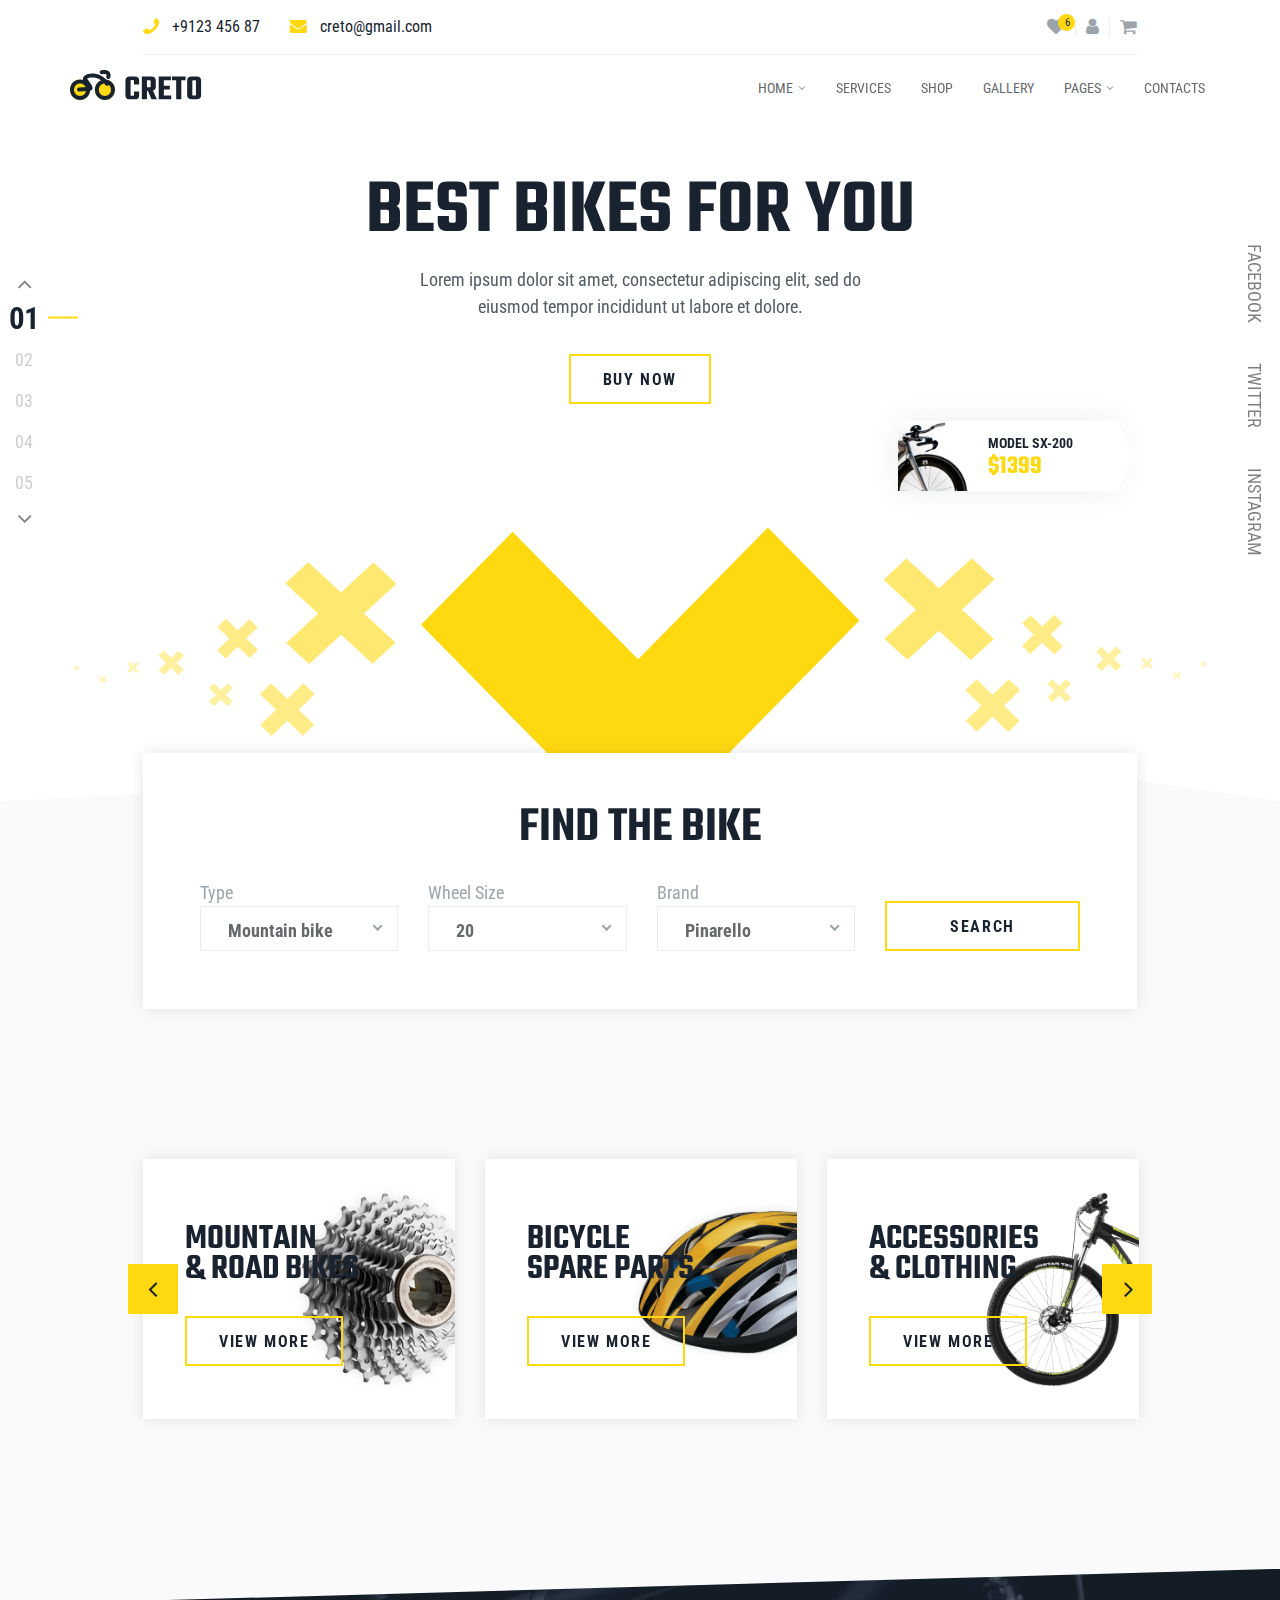
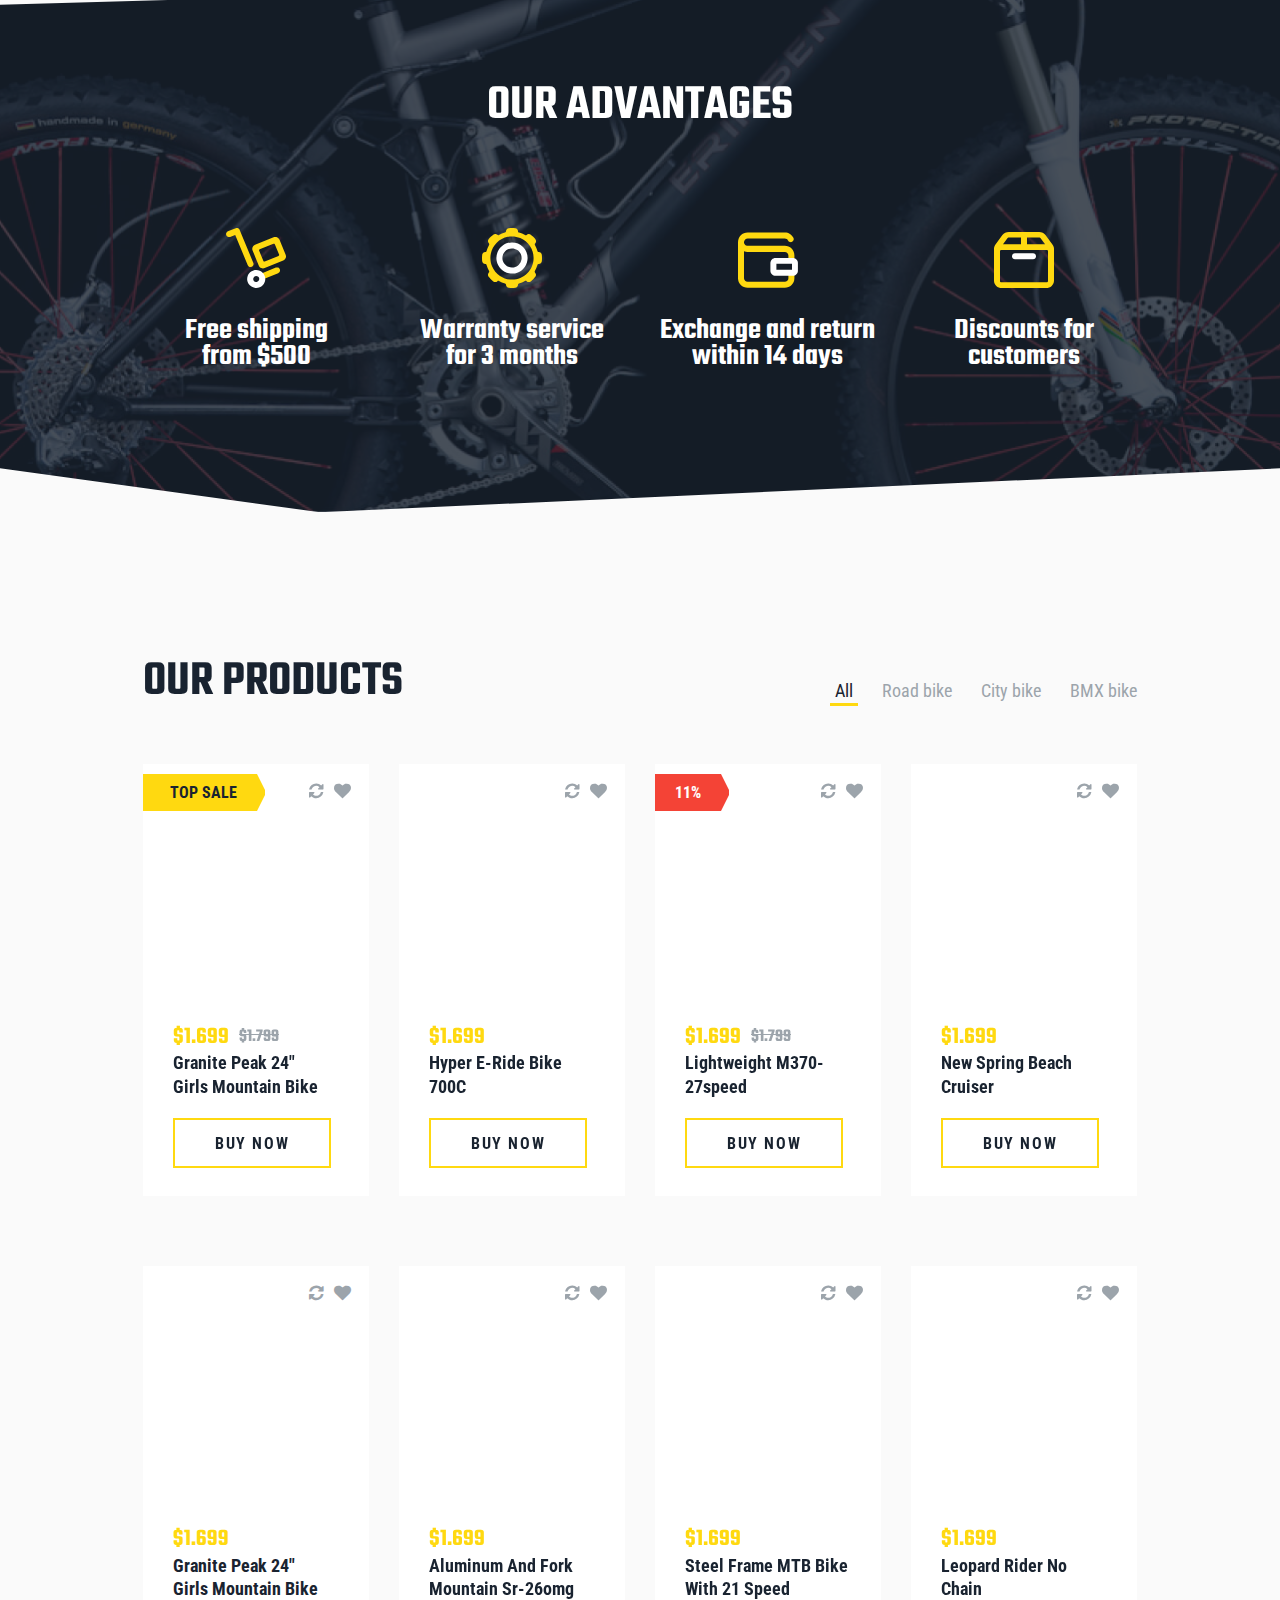
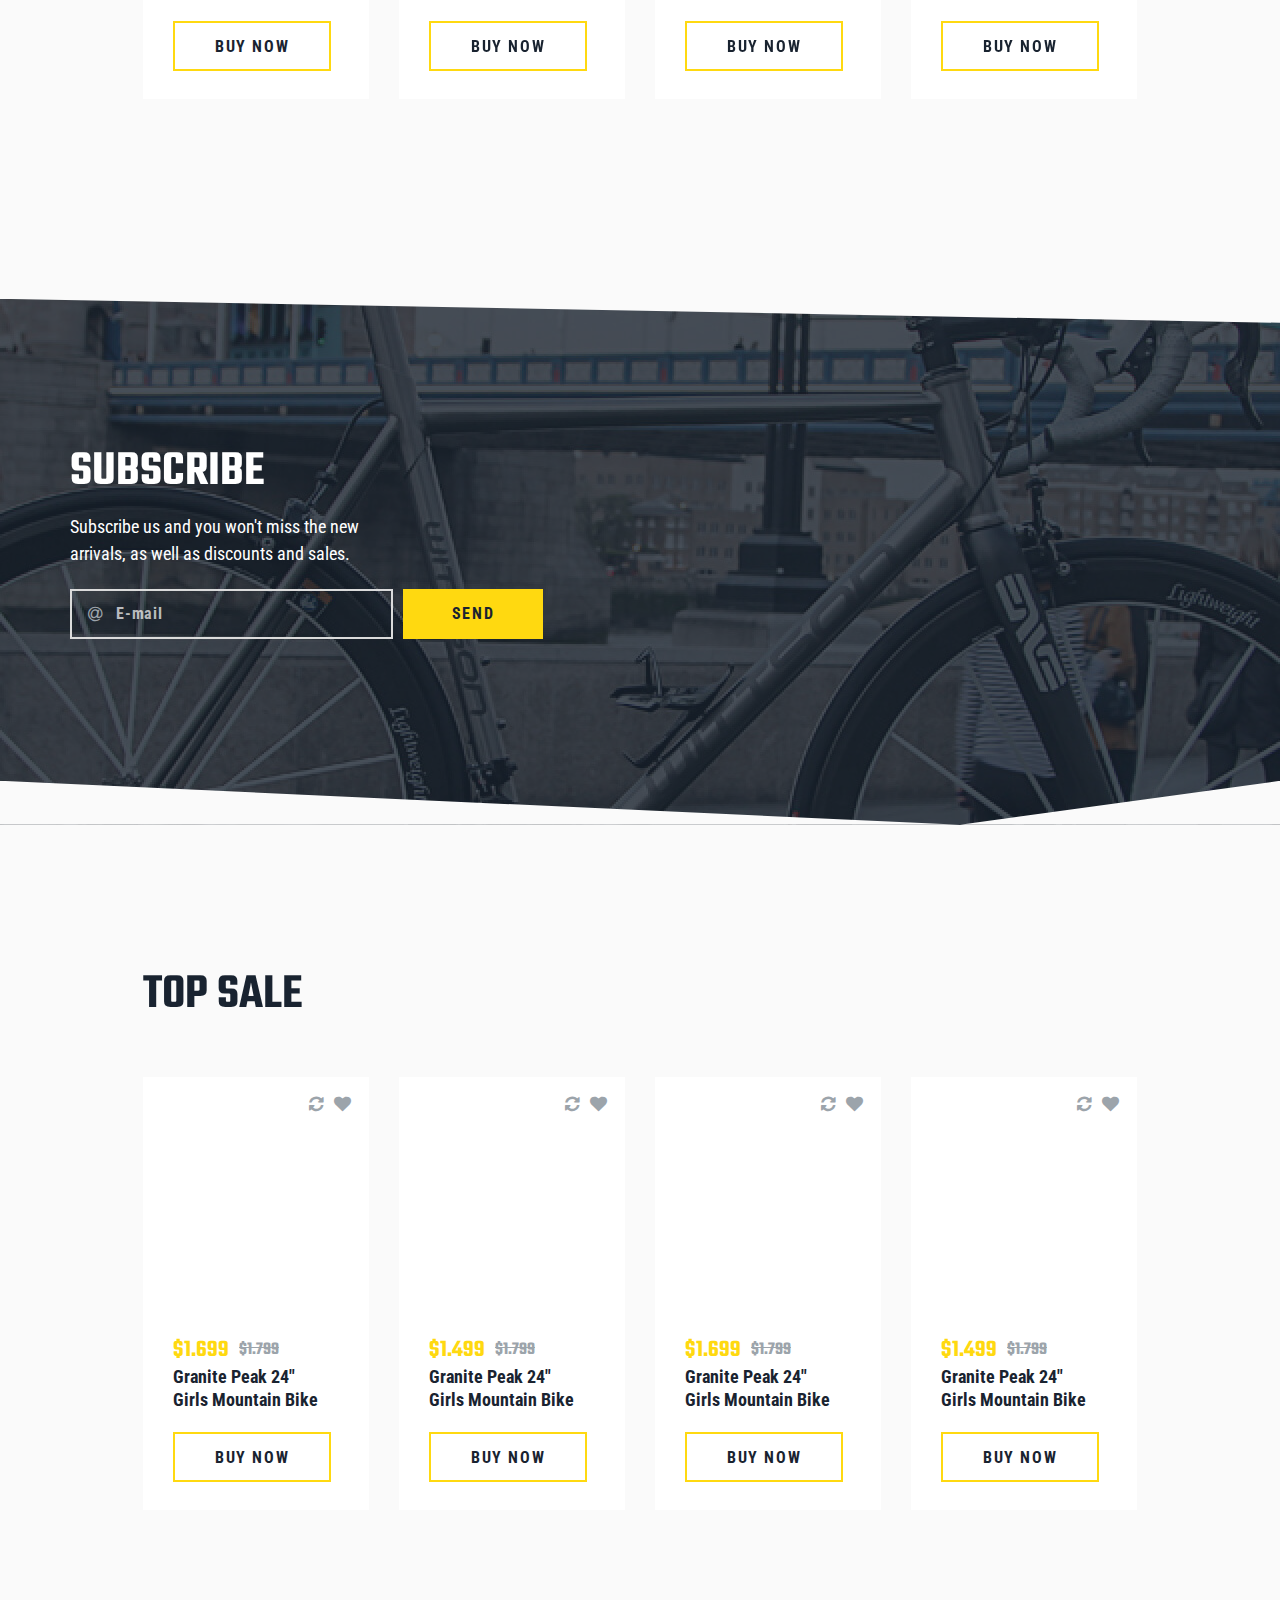
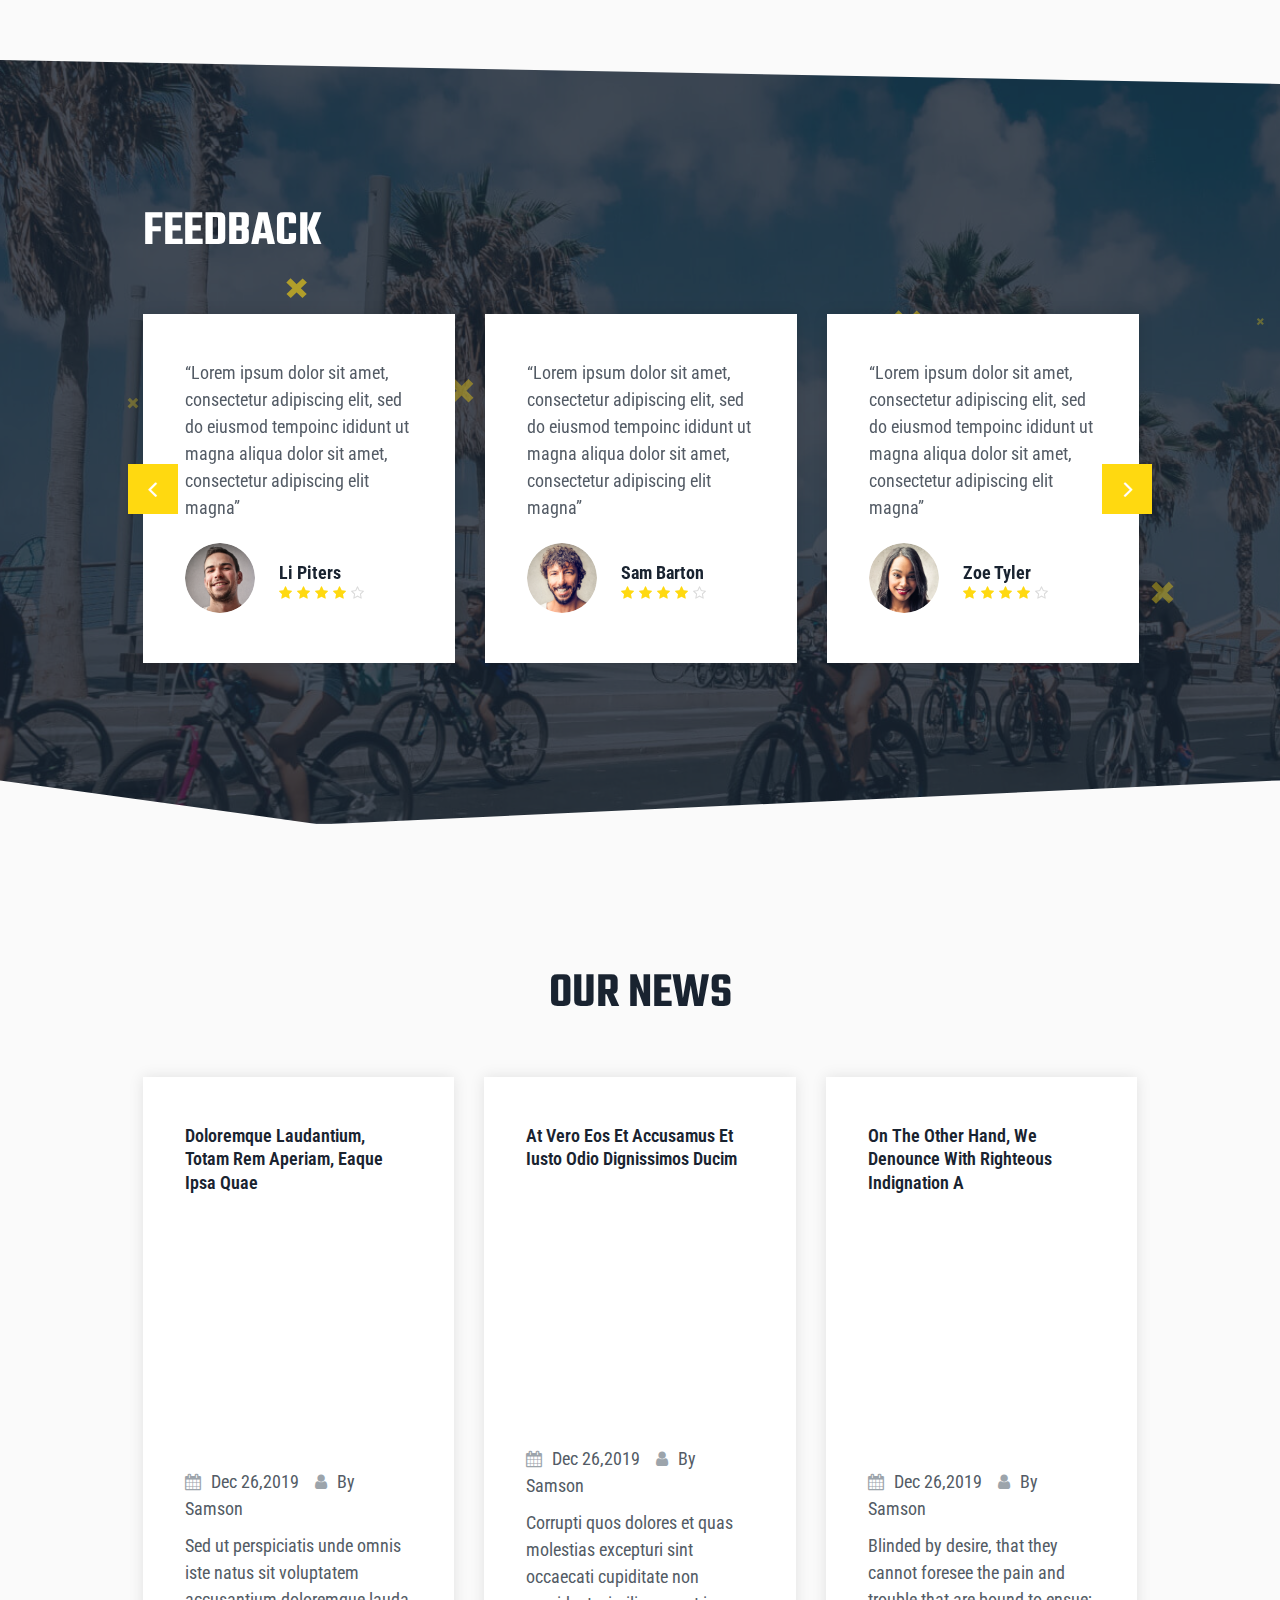
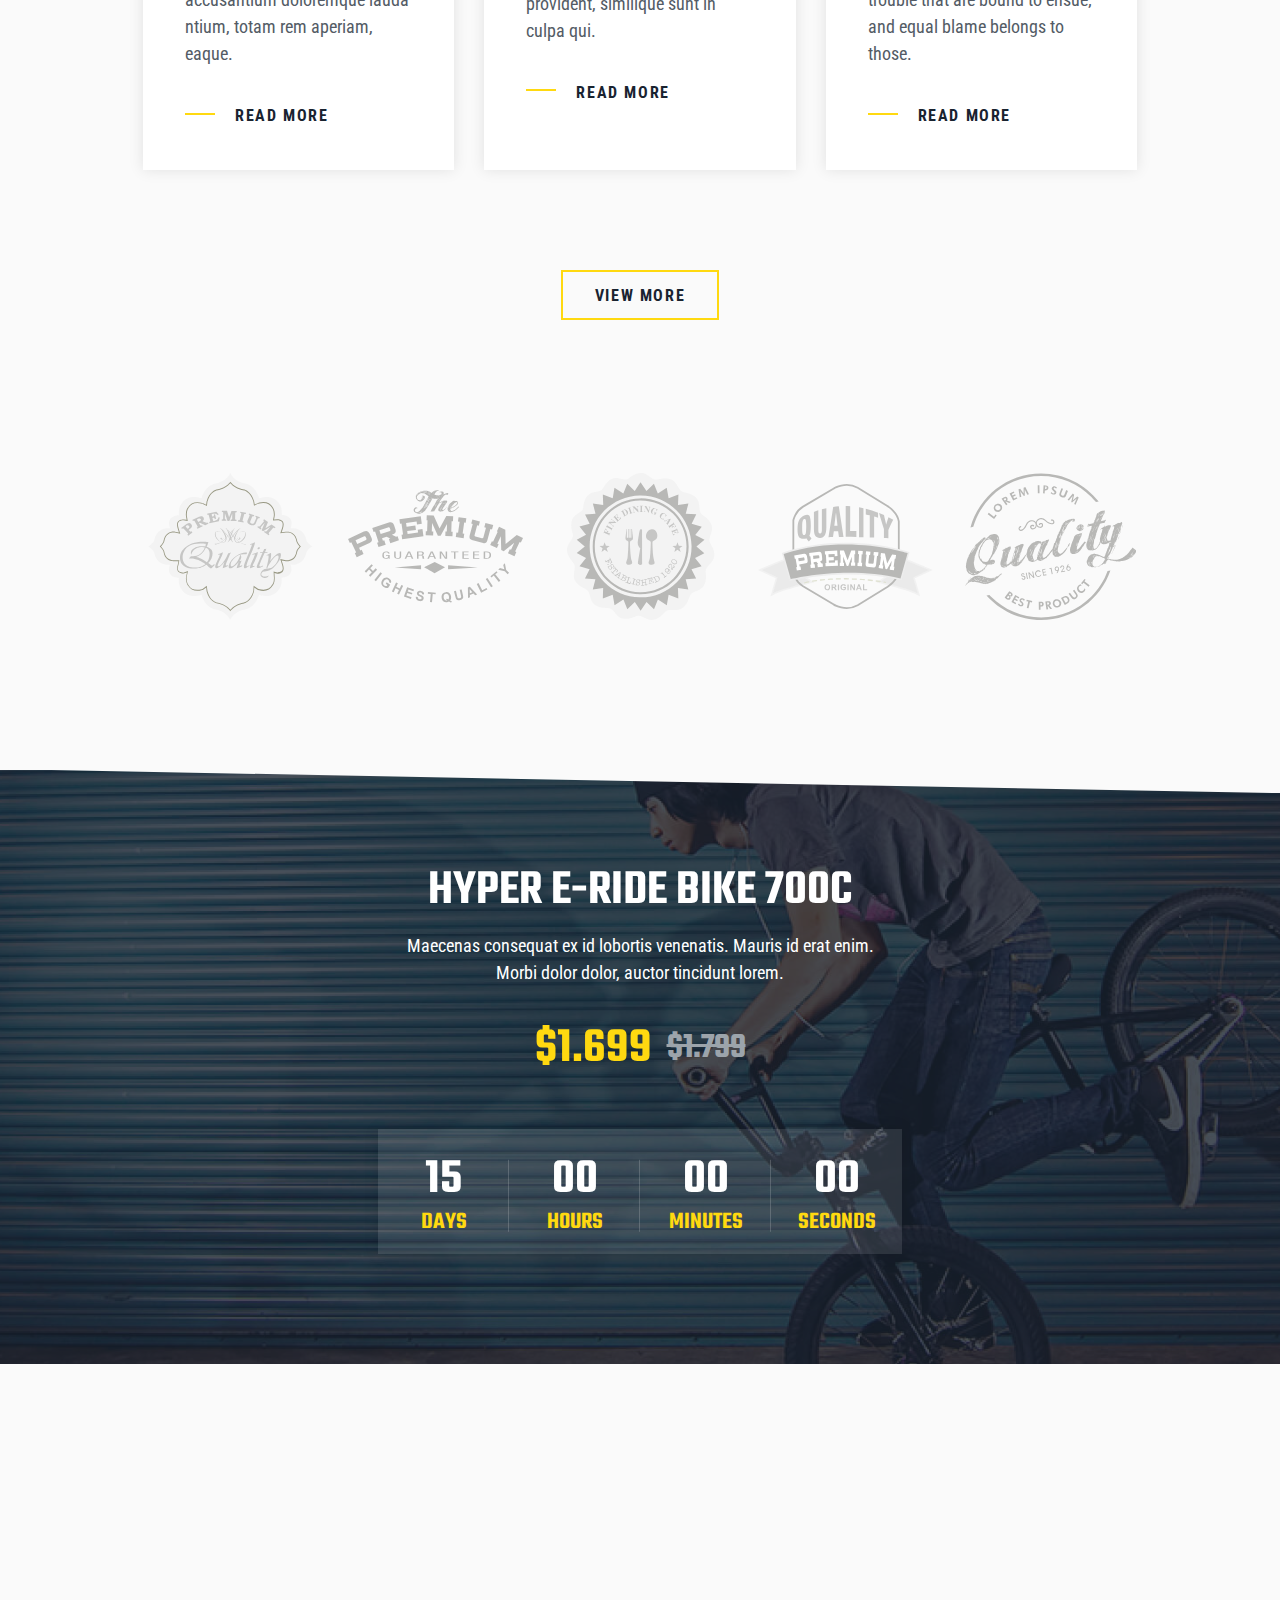
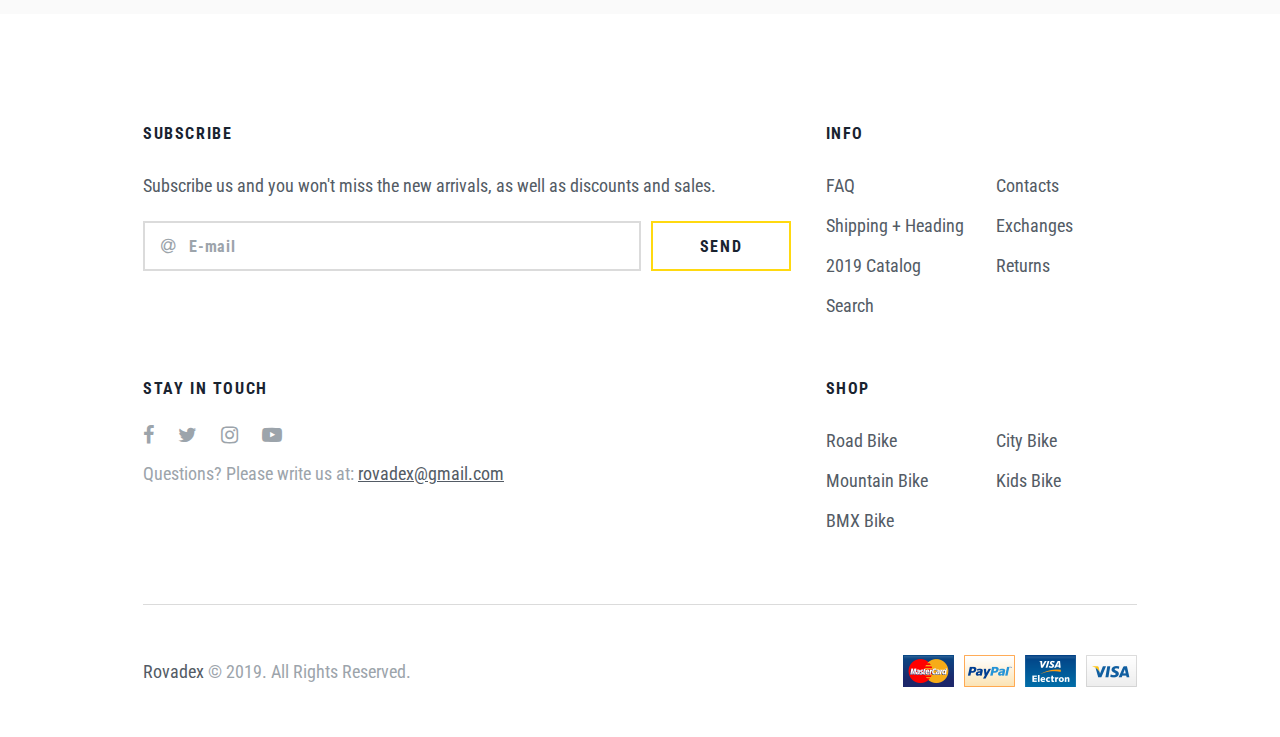
<file: index-2.html>
<!DOCTYPE html>
<html lang="zxx">

<!-- Mirrored from html.rovadex.com/html-creto/index.html by HTTrack Website Copier/3.x [XR&CO'2014], Tue, 05 Jul 2022 17:30:41 GMT -->
<head>
	<meta charset="UTF-8">
	<title>Creto</title>
	<!-- =================== META =================== -->
	<meta name="keywords" content="">
	<meta name="description" content="">
	<meta name="format-detection" content="telephone=no">
	<meta name="viewport" content="width=device-width, initial-scale=1, shrink-to-fit=no">
	<link rel="shortcut icon" href="assets/img/favicon.png">
	<!-- =================== STYLE =================== -->
	<link rel="stylesheet" href="assets/css/slick.min.css">
	<link rel="stylesheet" href="assets/css/bootstrap-grid.css">
	<link rel="stylesheet" href="assets/css/font-awesome.min.css">
	<link rel="stylesheet" href="assets/css/nice-select.css">
	<link rel="stylesheet" href="assets/css/animate.css">
	<link rel="stylesheet" href="assets/css/style.css">
</head>

<body id="home" class="inner-scroll">
	<!--================ PRELOADER ================-->
	<div class="preloader-cover">
		<div class="preloader">
			<span></span>
			<span></span>
			<span></span>
			<span></span>
		</div>
	</div>
	<!--============== PRELOADER END ==============-->
	<!-- ================= HEADER ================= -->
	<header class="header">
		<a href="#" class="nav-btn">
			<span></span>
			<span></span>
			<span></span>
		</a>
		<div class="top-panel">
			<div class="container">
				<div class="top-panel-cover">
					<ul class="header-cont">
						<li><a href="tel:+912345687"><i class="fa fa-phone"></i>+9123 456 87</a></li>
						<li><a href="mailto:creto@gmail.com"><i class="fa fa-envelope" aria-hidden="true"></i>creto@gmail.com</a></li>
					</ul>
					<ul class="icon-right-list">
						<li><a class="header-like" href="#"><i class="fa fa-heart" aria-hidden="true"></i><span>6</span></a></li>
						<li><a class="header-user" href="#"><i class="fa fa-user" aria-hidden="true"></i></a></li>
						<li><a class="header-cart" href="#"><i class="fa fa-shopping-cart" aria-hidden="true"></i></a></li>
					</ul>
				</div>
			</div>
		</div>
		<div class="header-menu">
			<div class="container">
				<a href="index-2.html" class="logo"><img src="assets/img/logo.svg" alt="logo"></a>
				<nav class="nav-menu">
					<ul class="nav-list">
						<li class="dropdown">
							<a href="#">Home <i class="fa fa-angle-down" aria-hidden="true"></i></a>
							<ul>
								<li class="active"><a href="index-2.html">Home One</a></li>
								<li><a href="home-two.html">Home Two</a></li>
							</ul>
						</li>
						<li><a href="services.html">Services</a></li>
						<li><a href="shop.html">Shop</a></li>
						<li><a href="gallery.html">Gallery</a></li>
						<li class="dropdown">
							<a href="#">Pages <i class="fa fa-angle-down" aria-hidden="true"></i></a>
							<ul>
								<li><a href="about.html">About Us</a></li>
								<li><a href="news.html">News</a></li>
								<li><a href="404.html">Page error 404</a></li>
							</ul>
						</li>
						<li><a href="contacts.html">Contacts</a></li>
					</ul>
				</nav>
			</div>
		</div>
	</header>
	<!-- =============== HEADER END =============== -->

	<!-- =============== main-slider =============== -->
	<section class="s-main-slider">
		<div class="main-slide-navigation"></div>
		<ul class="main-soc-list">
			<li><a href="https://www.facebook.com/rovadex">facebook</a></li>
			<li><a href="https://twitter.com/RovadexStudio">twitter</a></li>
			<li><a href="https://www.instagram.com/rovadex/">instagram</a></li>
		</ul>
		<div class="main-slider">
			<div class="main-slide">
				<div class="main-slide-bg" style="background-image: url(assets/img/bg-slider.svg);"></div>
				<div class="container">
					<div class="main-slide-info">
						<h2 class="title">best bikes for you</h2>
						<p>Lorem ipsum dolor sit amet, consectetur adipiscing elit, sed do eiusmod tempor incididunt ut labore et dolore.</p>
						<a href="single-shop.html" class="btn"><span>buy now</span></a>
					</div>
					<div class="slide-img-cover">
						<a href="single-shop.html" class="lable-bike">
							<div class="lable-bike-img"><img src="assets/img/bike-info-slide.jpg" alt="img"></div>
							<div class="lable-bike-item">
								<div class="model">model SX-200</div>
								<div class="price">$1399</div>
							</div>
						</a>
						<img src="assets/img/img-slider.png" alt="img" class="slide-img">
					</div>
				</div>
			</div>
			<div class="main-slide">
				<div class="main-slide-bg" style="background-image: url(assets/img/bg-slider-2.svg);"></div>
				<div class="container">
					<div class="main-slide-info">
						<h2 class="title">best bikes for you</h2>
						<p>Lorem ipsum dolor sit amet, consectetur adipisicing elit. Labore consectetur sint iure id expedita saepe.</p>
						<a href="single-shop.html" class="btn"><span>buy now</span></a>
					</div>
					<div class="slide-img-cover">
						<a href="single-shop.html" class="lable-bike">
							<div class="lable-bike-img"><img src="assets/img/bike-info-slide.jpg" alt="img"></div>
							<div class="lable-bike-item">
								<div class="model">model M-300</div>
								<div class="price">$1199</div>
							</div>
						</a>
						<img src="assets/img/img-slider-2.png" alt="img" class="slide-img">
					</div>
				</div>
			</div>
			<div class="main-slide">
				<div class="main-slide-bg" style="background-image: url(assets/img/bg-slider-3.svg);"></div>
				<div class="container">
					<div class="main-slide-info">
						<h2 class="title">best bikes for you</h2>
						<p>Lorem ipsum dolor sit amet, consectetur adipisicing elit. Veritatis distinctio tenetur ab ut! Qui, facilis.</p>
						<a href="single-shop.html" class="btn"><span>buy now</span></a>
					</div>
					<div class="slide-img-cover">
						<a href="single-shop.html" class="lable-bike">
							<div class="lable-bike-img"><img src="assets/img/bike-info-slide.jpg" alt="img"></div>
							<div class="lable-bike-item">
								<div class="model">model X-230</div>
								<div class="price">$1099</div>
							</div>
						</a>
						<img src="assets/img/img-slider-3.png" alt="img" class="slide-img">
					</div>
				</div>
			</div>
			<div class="main-slide">
				<div class="main-slide-bg" style="background-image: url(assets/img/bg-slider.svg);"></div>
				<div class="container">
					<div class="main-slide-info">
						<h2 class="title">best bikes for you</h2>
						<p>Lorem ipsum dolor sit amet, consectetur adipiscing elit, sed do eiusmod tempor incididunt ut labore et dolore.</p>
						<a href="single-shop.html" class="btn"><span>buy now</span></a>
					</div>
					<div class="slide-img-cover">
						<a href="single-shop.html" class="lable-bike">
							<div class="lable-bike-img"><img src="assets/img/bike-info-slide.jpg" alt="img"></div>
							<div class="lable-bike-item">
								<div class="model">model SX-200</div>
								<div class="price">$1399</div>
							</div>
						</a>
						<img src="assets/img/img-slider.png" alt="img" class="slide-img">
					</div>
				</div>
			</div>
			<div class="main-slide">
				<div class="main-slide-bg" style="background-image: url(assets/img/bg-slider-2.svg);"></div>
				<div class="container">
					<div class="main-slide-info">
						<h2 class="title">best bikes for you</h2>
						<p>Lorem ipsum dolor sit amet, consectetur adipisicing elit. Labore consectetur sint iure id expedita saepe.</p>
						<a href="single-shop.html" class="btn"><span>buy now</span></a>
					</div>
					<div class="slide-img-cover">
						<a href="single-shop.html" class="lable-bike">
							<div class="lable-bike-img"><img src="assets/img/bike-info-slide.jpg" alt="img"></div>
							<div class="lable-bike-item">
								<div class="model">model M-300</div>
								<div class="price">$1199</div>
							</div>
						</a>
						<img src="assets/img/img-slider-2.png" alt="img" class="slide-img">
					</div>
				</div>
			</div>
		</div>
	</section>
	<!-- ============= main-slider end ============= -->

	<!--================ S-FIND-BIKE ================-->
	<section class="s-find-bike">
		<div class="container">
			<form class="find-bike-form">
				<h2 class="title">find the bike</h2>
				<ul class="form-wrap">
					<li>
						<label>Type</label>
						<select class="nice-select">
							<option selected="selected">Mountain bike</option>
							<option>Hybrid/Comfort Bike</option>
							<option>Cyclocross Bike</option>
							<option>BMX/Trick Bike</option>
							<option>Road Bike</option>
							<option>Track Bike</option>
						</select>
					</li>
					<li>
						<label>Wheel Size</label>
						<select class="nice-select">
							<option selected="selected">20</option>
							<option>24</option>
							<option>26</option>
							<option>27</option>
							<option>27.5</option>
							<option>28</option>
						</select>
					</li>
					<li>
						<label>Brand</label>
						<select class="nice-select">
							<option selected="selected">Pinarello</option>
							<option>Eddy Merckx</option>
							<option>Specialized</option>
							<option>Giant</option>
							<option>Trek</option>
							<option>BMC</option>
						</select>
					</li>
					<li><a href="shop.html" class="btn"><span>search</span></a></li>
				</ul>
			</form>
		</div>
	</section>
	<!--============== S-FIND-BIKE END ==============-->

	<!--============== S-CATEGORY-BICYKLE ==============-->
	<section class="s-category-bicycle">
		<div class="container">
			<div class="slider-categ-bicycle">
				<div class="slide-categ-bicycle">
					<div class="categ-bicycle-item">
						<img src="assets/img/categ-2.png" alt="category">
						<div class="categ-bicycle-info">
							<h4 class="title">mountain <br>& road bikes</h4>
							<a href="shop.html" class="btn"><span>view more</span></a>
						</div>
					</div>
				</div>
				<div class="slide-categ-bicycle">
					<div class="categ-bicycle-item">
						<img src="assets/img/categ-3.png" alt="category">
						<div class="categ-bicycle-info">
							<h4 class="title">bicycle <br>spare parts</h4>
							<a href="shop.html" class="btn"><span>view more</span></a>
						</div>
					</div>
				</div>
				<div class="slide-categ-bicycle">
					<div class="categ-bicycle-item">
						<img src="assets/img/categ-1.png" alt="category">
						<div class="categ-bicycle-info">
							<h4 class="title">accessories <br>& clothing</h4>
							<a href="shop.html" class="btn"><span>view more</span></a>
						</div>
					</div>
				</div>
				<div class="slide-categ-bicycle">
					<div class="categ-bicycle-item">
						<img src="assets/img/categ-3.png" alt="category">
						<div class="categ-bicycle-info">
							<h4 class="title">bicycle <br>spare parts</h4>
							<a href="shop.html" class="btn"><span>view more</span></a>
						</div>
					</div>
				</div>
			</div>
		</div>
	</section>
	<!--============ S-CATEGORY-BICYKLE END ============-->

	<!--=============== S-OUR-ADVANTAGES ===============-->
	<section class="s-our-advantages" style="background-image: url(assets/img/bg-advantages.jpg);">
		<span class="mask"></span>
		<div class="container">
			<h2 class="title">Our Advantages</h2>
			<div class="our-advantages-wrap">
				<div class="our-advantages-item">
					<img class="rx-lazy" src="assets/img/placeholder-all.png" data-src="assets/img/advantages-1.svg" alt="icon">
					<h5>Free shipping <br>from $500</h5>
				</div>
				<div class="our-advantages-item">
					<img class="rx-lazy" src="assets/img/placeholder-all.png" data-src="assets/img/advantages-2.svg" alt="icon">
					<h5>Warranty service <br>for 3 months</h5>
				</div>
				<div class="our-advantages-item">
					<img class="rx-lazy" src="assets/img/placeholder-all.png" data-src="assets/img/advantages-3.svg" alt="icon">
					<h5>Exchange and return <br>within 14 days</h5>
				</div>
				<div class="our-advantages-item">
					<img class="rx-lazy" src="assets/img/placeholder-all.png" data-src="assets/img/advantages-4.svg" alt="icon">
					<h5>Discounts for <br>customers</h5>
				</div>
			</div>
		</div>
	</section>
	<!--============= S-OUR-ADVANTAGES END =============-->

	<!--================== S-PRODUCTS ==================-->
	<section class="s-products">
		<div class="container">
			<div class="tab-wrap">
				<div class="products-title-cover">
					<h2 class="title">our products</h2>
					<ul class="tab-nav product-tabs">
						<li class="item" rel="tab1"><span>All</span></li>
						<li class="item" rel="tab2"><span>Road bike</span></li>
						<li class="item" rel="tab3"><span>City bike</span></li>
						<li class="item" rel="tab4"><span>BMX bike</span></li>
					</ul>
				</div>
				<div class="tabs-content">
					<div class="tab tab1">
						<div class="row product-cover">
							<div class="col-sm-6 col-lg-3">
								<div class="product-item">
									<span class="top-sale">top sale</span>
									<ul class="product-icon-top">
										<li><a href="#"><i class="fa fa-refresh" aria-hidden="true"></i></a></li>
										<li><a href="#"><i class="fa fa-heart" aria-hidden="true"></i></a></li>
									</ul>
									<a href="single-shop.html" class="product-img"><img class="rx-lazy" src="assets/img/placeholder-all.png" data-src="assets/img/prod-1.png" alt="product"></a>
									<div class="product-item-cover">
										<div class="price-cover">
											<div class="new-price">$1.699</div>
											<div class="old-price">$1.799</div>
										</div>
										<h6 class="prod-title"><a href="single-shop.html">Granite Peak 24" <br>Girls Mountain Bike</a></h6>
										<a href="single-shop.html" class="btn"><span>buy now</span></a>
									</div>
									<div class="prod-info">
										<ul class="prod-list">
											<li>Frame Size: <span>17</span></li>
											<li>Class: <span>City</span></li>
											<li>Number of speeds: <span>7</span></li>
											<li>Type: <span>Rigid</span></li>
											<li>Country registration: <span>USA</span></li>
										</ul>
									</div>
								</div>
							</div>
							<div class="col-sm-6 col-lg-3">
								<div class="product-item">
									<ul class="product-icon-top">
										<li><a href="#"><i class="fa fa-refresh" aria-hidden="true"></i></a></li>
										<li><a href="#"><i class="fa fa-heart" aria-hidden="true"></i></a></li>
									</ul>
									<a href="single-shop.html" class="product-img"><img class="rx-lazy" src="assets/img/placeholder-all.png" data-src="assets/img/prod-2.png" alt="product"></a>
									<div class="product-item-cover">
										<div class="price-cover">
											<div class="new-price">$1.699</div>
										</div>
										<h6 class="prod-title"><a href="single-shop.html">Hyper E-Ride Bike 700C <br>20+ Mile Range</a></h6>
										<a href="single-shop.html" class="btn"><span>buy now</span></a>
									</div>
									<div class="prod-info">
										<ul class="prod-list">
											<li>Frame Size: <span>17</span></li>
											<li>Class: <span>City</span></li>
											<li>Number of speeds: <span>7</span></li>
											<li>Type: <span>Rigid</span></li>
											<li>Country registration: <span>USA</span></li>
										</ul>
									</div>
								</div>
							</div>
							<div class="col-sm-6 col-lg-3">
								<div class="product-item">
									<span class="sale">11%</span>
									<ul class="product-icon-top">
										<li><a href="#"><i class="fa fa-refresh" aria-hidden="true"></i></a></li>
										<li><a href="#"><i class="fa fa-heart" aria-hidden="true"></i></a></li>
									</ul>
									<a href="single-shop.html" class="product-img"><img class="rx-lazy" src="assets/img/placeholder-all.png" data-src="assets/img/prod-3.png" alt="product"></a>
									<div class="product-item-cover">
										<div class="price-cover">
											<div class="new-price">$1.699</div>
											<div class="old-price">$1.799</div>
										</div>
										<h6 class="prod-title"><a href="single-shop.html">Lightweight M370-27speed <br>Aluminum Alloy Mantis</a></h6>
										<a href="single-shop.html" class="btn"><span>buy now</span></a>
									</div>
									<div class="prod-info">
										<ul class="prod-list">
											<li>Frame Size: <span>17</span></li>
											<li>Class: <span>City</span></li>
											<li>Number of speeds: <span>7</span></li>
											<li>Type: <span>Rigid</span></li>
											<li>Country registration: <span>USA</span></li>
										</ul>
									</div>
								</div>
							</div>
							<div class="col-sm-6 col-lg-3">
								<div class="product-item">
									<ul class="product-icon-top">
										<li><a href="#"><i class="fa fa-refresh" aria-hidden="true"></i></a></li>
										<li><a href="#"><i class="fa fa-heart" aria-hidden="true"></i></a></li>
									</ul>
									<a href="single-shop.html" class="product-img"><img class="rx-lazy" src="assets/img/placeholder-all.png" data-src="assets/img/prod-4.png" alt="product"></a>
									<div class="product-item-cover">
										<div class="price-cover">
											<div class="new-price">$1.699</div>
										</div>
										<h6 class="prod-title"><a href="single-shop.html">New Spring Beach Cruiser <br>Bicycle Chrome</a></h6>
										<a href="single-shop.html" class="btn"><span>buy now</span></a>
									</div>
									<div class="prod-info">
										<ul class="prod-list">
											<li>Frame Size: <span>17</span></li>
											<li>Class: <span>City</span></li>
											<li>Number of speeds: <span>7</span></li>
											<li>Type: <span>Rigid</span></li>
											<li>Country registration: <span>USA</span></li>
										</ul>
									</div>
								</div>
							</div>
							<div class="col-sm-6 col-lg-3">
								<div class="product-item">
									<ul class="product-icon-top">
										<li><a href="#"><i class="fa fa-refresh" aria-hidden="true"></i></a></li>
										<li><a href="#"><i class="fa fa-heart" aria-hidden="true"></i></a></li>
									</ul>
									<a href="single-shop.html" class="product-img"><img class="rx-lazy" src="assets/img/placeholder-all.png" data-src="assets/img/prod-5.png" alt="product"></a>
									<div class="product-item-cover">
										<div class="price-cover">
											<div class="new-price">$1.699</div>
										</div>
										<h6 class="prod-title"><a href="single-shop.html">Granite Peak 24" <br>Girls Mountain Bike</a></h6>
										<a href="single-shop.html" class="btn"><span>buy now</span></a>
									</div>
									<div class="prod-info">
										<ul class="prod-list">
											<li>Frame Size: <span>17</span></li>
											<li>Class: <span>City</span></li>
											<li>Number of speeds: <span>7</span></li>
											<li>Type: <span>Rigid</span></li>
											<li>Country registration: <span>USA</span></li>
										</ul>
									</div>
								</div>
							</div>
							<div class="col-sm-6 col-lg-3">
								<div class="product-item">
									<ul class="product-icon-top">
										<li><a href="#"><i class="fa fa-refresh" aria-hidden="true"></i></a></li>
										<li><a href="#"><i class="fa fa-heart" aria-hidden="true"></i></a></li>
									</ul>
									<a href="single-shop.html" class="product-img"><img class="rx-lazy" src="assets/img/placeholder-all.png" data-src="assets/img/prod-6.png" alt="product"></a>
									<div class="product-item-cover">
										<div class="price-cover">
											<div class="new-price">$1.699</div>
										</div>
										<h6 class="prod-title"><a href="single-shop.html">Aluminum and Fork <br>Mountain Sr-26omg</a></h6>
										<a href="single-shop.html" class="btn"><span>buy now</span></a>
									</div>
									<div class="prod-info">
										<ul class="prod-list">
											<li>Frame Size: <span>17</span></li>
											<li>Class: <span>City</span></li>
											<li>Number of speeds: <span>7</span></li>
											<li>Type: <span>Rigid</span></li>
											<li>Country registration: <span>USA</span></li>
										</ul>
									</div>
								</div>
							</div>
							<div class="col-sm-6 col-lg-3">
								<div class="product-item">
									<ul class="product-icon-top">
										<li><a href="#"><i class="fa fa-refresh" aria-hidden="true"></i></a></li>
										<li><a href="#"><i class="fa fa-heart" aria-hidden="true"></i></a></li>
									</ul>
									<a href="single-shop.html" class="product-img"><img class="rx-lazy" src="assets/img/placeholder-all.png" data-src="assets/img/prod-7.png" alt="product"></a>
									<div class="product-item-cover">
										<div class="price-cover">
											<div class="new-price">$1.699</div>
										</div>
										<h6 class="prod-title"><a href="single-shop.html">Steel Frame MTB Bike <br>with 21 Speed</a></h6>
										<a href="single-shop.html" class="btn"><span>buy now</span></a>
									</div>
									<div class="prod-info">
										<ul class="prod-list">
											<li>Frame Size: <span>17</span></li>
											<li>Class: <span>City</span></li>
											<li>Number of speeds: <span>7</span></li>
											<li>Type: <span>Rigid</span></li>
											<li>Country registration: <span>USA</span></li>
										</ul>
									</div>
								</div>
							</div>
							<div class="col-sm-6 col-lg-3">
								<div class="product-item">
									<ul class="product-icon-top">
										<li><a href="#"><i class="fa fa-refresh" aria-hidden="true"></i></a></li>
										<li><a href="#"><i class="fa fa-heart" aria-hidden="true"></i></a></li>
									</ul>
									<a href="single-shop.html" class="product-img"><img class="rx-lazy" src="assets/img/placeholder-all.png" data-src="assets/img/prod-8.png" alt="product"></a>
									<div class="product-item-cover">
										<div class="price-cover">
											<div class="new-price">$1.699</div>
										</div>
										<h6 class="prod-title"><a href="single-shop.html">Leopard Rider No Chain <br>Mountain Bicycle</a></h6>
										<a href="single-shop.html" class="btn"><span>buy now</span></a>
									</div>
									<div class="prod-info">
										<ul class="prod-list">
											<li>Frame Size: <span>17</span></li>
											<li>Class: <span>City</span></li>
											<li>Number of speeds: <span>7</span></li>
											<li>Type: <span>Rigid</span></li>
											<li>Country registration: <span>USA</span></li>
										</ul>
									</div>
								</div>
							</div>
						</div>
					</div>
					<div class="tab tab2">
						<div class="row product-cover">
							<div class="col-sm-6 col-lg-3">
								<div class="product-item">
									<ul class="product-icon-top">
										<li><a href="#"><i class="fa fa-refresh" aria-hidden="true"></i></a></li>
										<li><a href="#"><i class="fa fa-heart" aria-hidden="true"></i></a></li>
									</ul>
									<a href="single-shop.html" class="product-img"><img class="rx-lazy" src="assets/img/placeholder-all.png" data-src="assets/img/prod-5.png" alt="product"></a>
									<div class="product-item-cover">
										<div class="price-cover">
											<div class="new-price">$1.699</div>
										</div>
										<h6 class="prod-title"><a href="single-shop.html">Granite Peak 24" <br>Girls Mountain Bike</a></h6>
										<a href="single-shop.html" class="btn"><span>buy now</span></a>
									</div>
									<div class="prod-info">
										<ul class="prod-list">
											<li>Frame Size: <span>17</span></li>
											<li>Class: <span>City</span></li>
											<li>Number of speeds: <span>7</span></li>
											<li>Type: <span>Rigid</span></li>
											<li>Country registration: <span>USA</span></li>
										</ul>
									</div>
								</div>
							</div>
							<div class="col-sm-6 col-lg-3">
								<div class="product-item">
									<ul class="product-icon-top">
										<li><a href="#"><i class="fa fa-refresh" aria-hidden="true"></i></a></li>
										<li><a href="#"><i class="fa fa-heart" aria-hidden="true"></i></a></li>
									</ul>
									<a href="single-shop.html" class="product-img"><img class="rx-lazy" src="assets/img/placeholder-all.png" data-src="assets/img/prod-6.png" alt="product"></a>
									<div class="product-item-cover">
										<div class="price-cover">
											<div class="new-price">$1.699</div>
										</div>
										<h6 class="prod-title"><a href="single-shop.html">Aluminum and Fork <br>Mountain Sr-26omg</a></h6>
										<a href="single-shop.html" class="btn"><span>buy now</span></a>
									</div>
									<div class="prod-info">
										<ul class="prod-list">
											<li>Frame Size: <span>17</span></li>
											<li>Class: <span>City</span></li>
											<li>Number of speeds: <span>7</span></li>
											<li>Type: <span>Rigid</span></li>
											<li>Country registration: <span>USA</span></li>
										</ul>
									</div>
								</div>
							</div>
							<div class="col-sm-6 col-lg-3">
								<div class="product-item">
									<span class="top-sale">top sale</span>
									<ul class="product-icon-top">
										<li><a href="#"><i class="fa fa-refresh" aria-hidden="true"></i></a></li>
										<li><a href="#"><i class="fa fa-heart" aria-hidden="true"></i></a></li>
									</ul>
									<a href="single-shop.html" class="product-img"><img class="rx-lazy" src="assets/img/placeholder-all.png" data-src="assets/img/prod-1.png" alt="product"></a>
									<div class="product-item-cover">
										<div class="price-cover">
											<div class="new-price">$1.699</div>
											<div class="old-price">$1.799</div>
										</div>
										<h6 class="prod-title"><a href="single-shop.html">Granite Peak 24" <br>Girls Mountain Bike</a></h6>
										<a href="single-shop.html" class="btn"><span>buy now</span></a>
									</div>
									<div class="prod-info">
										<ul class="prod-list">
											<li>Frame Size: <span>17</span></li>
											<li>Class: <span>City</span></li>
											<li>Number of speeds: <span>7</span></li>
											<li>Type: <span>Rigid</span></li>
											<li>Country registration: <span>USA</span></li>
										</ul>
									</div>
								</div>
							</div>
							<div class="col-sm-6 col-lg-3">
								<div class="product-item">
									<ul class="product-icon-top">
										<li><a href="#"><i class="fa fa-refresh" aria-hidden="true"></i></a></li>
										<li><a href="#"><i class="fa fa-heart" aria-hidden="true"></i></a></li>
									</ul>
									<a href="single-shop.html" class="product-img"><img class="rx-lazy" src="assets/img/placeholder-all.png" data-src="assets/img/prod-2.png" alt="product"></a>
									<div class="product-item-cover">
										<div class="price-cover">
											<div class="new-price">$1.699</div>
										</div>
										<h6 class="prod-title"><a href="single-shop.html">Hyper E-Ride Bike 700C <br>20+ Mile Range</a></h6>
										<a href="single-shop.html" class="btn"><span>buy now</span></a>
									</div>
									<div class="prod-info">
										<ul class="prod-list">
											<li>Frame Size: <span>17</span></li>
											<li>Class: <span>City</span></li>
											<li>Number of speeds: <span>7</span></li>
											<li>Type: <span>Rigid</span></li>
											<li>Country registration: <span>USA</span></li>
										</ul>
									</div>
								</div>
							</div>
							<div class="col-sm-6 col-lg-3">
								<div class="product-item">
									<span class="sale">11%</span>
									<ul class="product-icon-top">
										<li><a href="#"><i class="fa fa-refresh" aria-hidden="true"></i></a></li>
										<li><a href="#"><i class="fa fa-heart" aria-hidden="true"></i></a></li>
									</ul>
									<a href="single-shop.html" class="product-img"><img class="rx-lazy" src="assets/img/placeholder-all.png" data-src="assets/img/prod-3.png" alt="product"></a>
									<div class="product-item-cover">
										<div class="price-cover">
											<div class="new-price">$1.699</div>
											<div class="old-price">$1.799</div>
										</div>
										<h6 class="prod-title"><a href="single-shop.html">Lightweight M370-27speed <br>Aluminum Alloy Mantis</a></h6>
										<a href="single-shop.html" class="btn"><span>buy now</span></a>
									</div>
									<div class="prod-info">
										<ul class="prod-list">
											<li>Frame Size: <span>17</span></li>
											<li>Class: <span>City</span></li>
											<li>Number of speeds: <span>7</span></li>
											<li>Type: <span>Rigid</span></li>
											<li>Country registration: <span>USA</span></li>
										</ul>
									</div>
								</div>
							</div>
							<div class="col-sm-6 col-lg-3">
								<div class="product-item">
									<ul class="product-icon-top">
										<li><a href="#"><i class="fa fa-refresh" aria-hidden="true"></i></a></li>
										<li><a href="#"><i class="fa fa-heart" aria-hidden="true"></i></a></li>
									</ul>
									<a href="single-shop.html" class="product-img"><img class="rx-lazy" src="assets/img/placeholder-all.png" data-src="assets/img/prod-4.png" alt="product"></a>
									<div class="product-item-cover">
										<div class="price-cover">
											<div class="new-price">$1.699</div>
										</div>
										<h6 class="prod-title"><a href="single-shop.html">New Spring Beach Cruiser <br>Bicycle Chrome</a></h6>
										<a href="single-shop.html" class="btn"><span>buy now</span></a>
									</div>
									<div class="prod-info">
										<ul class="prod-list">
											<li>Frame Size: <span>17</span></li>
											<li>Class: <span>City</span></li>
											<li>Number of speeds: <span>7</span></li>
											<li>Type: <span>Rigid</span></li>
											<li>Country registration: <span>USA</span></li>
										</ul>
									</div>
								</div>
							</div>
							<div class="col-sm-6 col-lg-3">
								<div class="product-item">
									<ul class="product-icon-top">
										<li><a href="#"><i class="fa fa-refresh" aria-hidden="true"></i></a></li>
										<li><a href="#"><i class="fa fa-heart" aria-hidden="true"></i></a></li>
									</ul>
									<a href="single-shop.html" class="product-img"><img class="rx-lazy" src="assets/img/placeholder-all.png" data-src="assets/img/prod-7.png" alt="product"></a>
									<div class="product-item-cover">
										<div class="price-cover">
											<div class="new-price">$1.699</div>
										</div>
										<h6 class="prod-title"><a href="single-shop.html">Steel Frame MTB Bike <br>with 21 Speed</a></h6>
										<a href="single-shop.html" class="btn"><span>buy now</span></a>
									</div>
									<div class="prod-info">
										<ul class="prod-list">
											<li>Frame Size: <span>17</span></li>
											<li>Class: <span>City</span></li>
											<li>Number of speeds: <span>7</span></li>
											<li>Type: <span>Rigid</span></li>
											<li>Country registration: <span>USA</span></li>
										</ul>
									</div>
								</div>
							</div>
							<div class="col-sm-6 col-lg-3">
								<div class="product-item">
									<ul class="product-icon-top">
										<li><a href="#"><i class="fa fa-refresh" aria-hidden="true"></i></a></li>
										<li><a href="#"><i class="fa fa-heart" aria-hidden="true"></i></a></li>
									</ul>
									<a href="single-shop.html" class="product-img"><img class="rx-lazy" src="assets/img/placeholder-all.png" data-src="assets/img/prod-8.png" alt="product"></a>
									<div class="product-item-cover">
										<div class="price-cover">
											<div class="new-price">$1.699</div>
										</div>
										<h6 class="prod-title"><a href="single-shop.html">Leopard Rider No Chain <br>Mountain Bicycle</a></h6>
										<a href="single-shop.html" class="btn"><span>buy now</span></a>
									</div>
									<div class="prod-info">
										<ul class="prod-list">
											<li>Frame Size: <span>17</span></li>
											<li>Class: <span>City</span></li>
											<li>Number of speeds: <span>7</span></li>
											<li>Type: <span>Rigid</span></li>
											<li>Country registration: <span>USA</span></li>
										</ul>
									</div>
								</div>
							</div>
						</div>
					</div>
					<div class="tab tab3">
						<div class="row product-cover">
							<div class="col-sm-6 col-lg-3">
								<div class="product-item">
									<span class="sale">11%</span>
									<ul class="product-icon-top">
										<li><a href="#"><i class="fa fa-refresh" aria-hidden="true"></i></a></li>
										<li><a href="#"><i class="fa fa-heart" aria-hidden="true"></i></a></li>
									</ul>
									<a href="single-shop.html" class="product-img"><img class="rx-lazy" src="assets/img/placeholder-all.png" data-src="assets/img/prod-3.png" alt="product"></a>
									<div class="product-item-cover">
										<div class="price-cover">
											<div class="new-price">$1.699</div>
											<div class="old-price">$1.799</div>
										</div>
										<h6 class="prod-title"><a href="single-shop.html">Lightweight M370-27speed <br>Aluminum Alloy Mantis</a></h6>
										<a href="single-shop.html" class="btn"><span>buy now</span></a>
									</div>
									<div class="prod-info">
										<ul class="prod-list">
											<li>Frame Size: <span>17</span></li>
											<li>Class: <span>City</span></li>
											<li>Number of speeds: <span>7</span></li>
											<li>Type: <span>Rigid</span></li>
											<li>Country registration: <span>USA</span></li>
										</ul>
									</div>
								</div>
							</div>
							<div class="col-sm-6 col-lg-3">
								<div class="product-item">
									<ul class="product-icon-top">
										<li><a href="#"><i class="fa fa-refresh" aria-hidden="true"></i></a></li>
										<li><a href="#"><i class="fa fa-heart" aria-hidden="true"></i></a></li>
									</ul>
									<a href="single-shop.html" class="product-img"><img class="rx-lazy" src="assets/img/placeholder-all.png" data-src="assets/img/prod-4.png" alt="product"></a>
									<div class="product-item-cover">
										<div class="price-cover">
											<div class="new-price">$1.699</div>
										</div>
										<h6 class="prod-title"><a href="single-shop.html">New Spring Beach Cruiser <br>Bicycle Chrome</a></h6>
										<a href="single-shop.html" class="btn"><span>buy now</span></a>
									</div>
									<div class="prod-info">
										<ul class="prod-list">
											<li>Frame Size: <span>17</span></li>
											<li>Class: <span>City</span></li>
											<li>Number of speeds: <span>7</span></li>
											<li>Type: <span>Rigid</span></li>
											<li>Country registration: <span>USA</span></li>
										</ul>
									</div>
								</div>
							</div>
							<div class="col-sm-6 col-lg-3">
								<div class="product-item">
									<ul class="product-icon-top">
										<li><a href="#"><i class="fa fa-refresh" aria-hidden="true"></i></a></li>
										<li><a href="#"><i class="fa fa-heart" aria-hidden="true"></i></a></li>
									</ul>
									<a href="single-shop.html" class="product-img"><img class="rx-lazy" src="assets/img/placeholder-all.png" data-src="assets/img/prod-5.png" alt="product"></a>
									<div class="product-item-cover">
										<div class="price-cover">
											<div class="new-price">$1.699</div>
										</div>
										<h6 class="prod-title"><a href="single-shop.html">Granite Peak 24" <br>Girls Mountain Bike</a></h6>
										<a href="single-shop.html" class="btn"><span>buy now</span></a>
									</div>
									<div class="prod-info">
										<ul class="prod-list">
											<li>Frame Size: <span>17</span></li>
											<li>Class: <span>City</span></li>
											<li>Number of speeds: <span>7</span></li>
											<li>Type: <span>Rigid</span></li>
											<li>Country registration: <span>USA</span></li>
										</ul>
									</div>
								</div>
							</div>
							<div class="col-sm-6 col-lg-3">
								<div class="product-item">
									<ul class="product-icon-top">
										<li><a href="#"><i class="fa fa-refresh" aria-hidden="true"></i></a></li>
										<li><a href="#"><i class="fa fa-heart" aria-hidden="true"></i></a></li>
									</ul>
									<a href="single-shop.html" class="product-img"><img class="rx-lazy" src="assets/img/placeholder-all.png" data-src="assets/img/prod-6.png" alt="product"></a>
									<div class="product-item-cover">
										<div class="price-cover">
											<div class="new-price">$1.699</div>
										</div>
										<h6 class="prod-title"><a href="single-shop.html">Aluminum and Fork <br>Mountain Sr-26omg</a></h6>
										<a href="single-shop.html" class="btn"><span>buy now</span></a>
									</div>
									<div class="prod-info">
										<ul class="prod-list">
											<li>Frame Size: <span>17</span></li>
											<li>Class: <span>City</span></li>
											<li>Number of speeds: <span>7</span></li>
											<li>Type: <span>Rigid</span></li>
											<li>Country registration: <span>USA</span></li>
										</ul>
									</div>
								</div>
							</div>
							<div class="col-sm-6 col-lg-3">
								<div class="product-item">
									<span class="top-sale">top sale</span>
									<ul class="product-icon-top">
										<li><a href="#"><i class="fa fa-refresh" aria-hidden="true"></i></a></li>
										<li><a href="#"><i class="fa fa-heart" aria-hidden="true"></i></a></li>
									</ul>
									<a href="single-shop.html" class="product-img"><img class="rx-lazy" src="assets/img/placeholder-all.png" data-src="assets/img/prod-1.png" alt="product"></a>
									<div class="product-item-cover">
										<div class="price-cover">
											<div class="new-price">$1.699</div>
											<div class="old-price">$1.799</div>
										</div>
										<h6 class="prod-title"><a href="single-shop.html">Granite Peak 24" <br>Girls Mountain Bike</a></h6>
										<a href="single-shop.html" class="btn"><span>buy now</span></a>
									</div>
									<div class="prod-info">
										<ul class="prod-list">
											<li>Frame Size: <span>17</span></li>
											<li>Class: <span>City</span></li>
											<li>Number of speeds: <span>7</span></li>
											<li>Type: <span>Rigid</span></li>
											<li>Country registration: <span>USA</span></li>
										</ul>
									</div>
								</div>
							</div>
							<div class="col-sm-6 col-lg-3">
								<div class="product-item">
									<ul class="product-icon-top">
										<li><a href="#"><i class="fa fa-refresh" aria-hidden="true"></i></a></li>
										<li><a href="#"><i class="fa fa-heart" aria-hidden="true"></i></a></li>
									</ul>
									<a href="single-shop.html" class="product-img"><img class="rx-lazy" src="assets/img/placeholder-all.png" data-src="assets/img/prod-2.png" alt="product"></a>
									<div class="product-item-cover">
										<div class="price-cover">
											<div class="new-price">$1.699</div>
										</div>
										<h6 class="prod-title"><a href="single-shop.html">Hyper E-Ride Bike 700C <br>20+ Mile Range</a></h6>
										<a href="single-shop.html" class="btn"><span>buy now</span></a>
									</div>
									<div class="prod-info">
										<ul class="prod-list">
											<li>Frame Size: <span>17</span></li>
											<li>Class: <span>City</span></li>
											<li>Number of speeds: <span>7</span></li>
											<li>Type: <span>Rigid</span></li>
											<li>Country registration: <span>USA</span></li>
										</ul>
									</div>
								</div>
							</div>
							<div class="col-sm-6 col-lg-3">
								<div class="product-item">
									<ul class="product-icon-top">
										<li><a href="#"><i class="fa fa-refresh" aria-hidden="true"></i></a></li>
										<li><a href="#"><i class="fa fa-heart" aria-hidden="true"></i></a></li>
									</ul>
									<a href="single-shop.html" class="product-img"><img class="rx-lazy" src="assets/img/placeholder-all.png" data-src="assets/img/prod-7.png" alt="product"></a>
									<div class="product-item-cover">
										<div class="price-cover">
											<div class="new-price">$1.699</div>
										</div>
										<h6 class="prod-title"><a href="single-shop.html">Steel Frame MTB Bike <br>with 21 Speed</a></h6>
										<a href="single-shop.html" class="btn"><span>buy now</span></a>
									</div>
									<div class="prod-info">
										<ul class="prod-list">
											<li>Frame Size: <span>17</span></li>
											<li>Class: <span>City</span></li>
											<li>Number of speeds: <span>7</span></li>
											<li>Type: <span>Rigid</span></li>
											<li>Country registration: <span>USA</span></li>
										</ul>
									</div>
								</div>
							</div>
							<div class="col-sm-6 col-lg-3">
								<div class="product-item">
									<ul class="product-icon-top">
										<li><a href="#"><i class="fa fa-refresh" aria-hidden="true"></i></a></li>
										<li><a href="#"><i class="fa fa-heart" aria-hidden="true"></i></a></li>
									</ul>
									<a href="single-shop.html" class="product-img"><img class="rx-lazy" src="assets/img/placeholder-all.png" data-src="assets/img/prod-8.png" alt="product"></a>
									<div class="product-item-cover">
										<div class="price-cover">
											<div class="new-price">$1.699</div>
										</div>
										<h6 class="prod-title"><a href="single-shop.html">Leopard Rider No Chain <br>Mountain Bicycle</a></h6>
										<a href="single-shop.html" class="btn"><span>buy now</span></a>
									</div>
									<div class="prod-info">
										<ul class="prod-list">
											<li>Frame Size: <span>17</span></li>
											<li>Class: <span>City</span></li>
											<li>Number of speeds: <span>7</span></li>
											<li>Type: <span>Rigid</span></li>
											<li>Country registration: <span>USA</span></li>
										</ul>
									</div>
								</div>
							</div>
						</div>
					</div>
					<div class="tab tab4">
						<div class="row product-cover">
							<div class="col-sm-6 col-lg-3">
								<div class="product-item">
									<ul class="product-icon-top">
										<li><a href="#"><i class="fa fa-refresh" aria-hidden="true"></i></a></li>
										<li><a href="#"><i class="fa fa-heart" aria-hidden="true"></i></a></li>
									</ul>
									<a href="single-shop.html" class="product-img"><img class="rx-lazy" src="assets/img/placeholder-all.png" data-src="assets/img/prod-5.png" alt="product"></a>
									<div class="product-item-cover">
										<div class="price-cover">
											<div class="new-price">$1.699</div>
										</div>
										<h6 class="prod-title"><a href="single-shop.html">Granite Peak 24" <br>Girls Mountain Bike</a></h6>
										<a href="single-shop.html" class="btn"><span>buy now</span></a>
									</div>
									<div class="prod-info">
										<ul class="prod-list">
											<li>Frame Size: <span>17</span></li>
											<li>Class: <span>City</span></li>
											<li>Number of speeds: <span>7</span></li>
											<li>Type: <span>Rigid</span></li>
											<li>Country registration: <span>USA</span></li>
										</ul>
									</div>
								</div>
							</div>
							<div class="col-sm-6 col-lg-3">
								<div class="product-item">
									<ul class="product-icon-top">
										<li><a href="#"><i class="fa fa-refresh" aria-hidden="true"></i></a></li>
										<li><a href="#"><i class="fa fa-heart" aria-hidden="true"></i></a></li>
									</ul>
									<a href="single-shop.html" class="product-img"><img class="rx-lazy" src="assets/img/placeholder-all.png" data-src="assets/img/prod-6.png" alt="product"></a>
									<div class="product-item-cover">
										<div class="price-cover">
											<div class="new-price">$1.699</div>
										</div>
										<h6 class="prod-title"><a href="single-shop.html">Aluminum and Fork <br>Mountain Sr-26omg</a></h6>
										<a href="single-shop.html" class="btn"><span>buy now</span></a>
									</div>
									<div class="prod-info">
										<ul class="prod-list">
											<li>Frame Size: <span>17</span></li>
											<li>Class: <span>City</span></li>
											<li>Number of speeds: <span>7</span></li>
											<li>Type: <span>Rigid</span></li>
											<li>Country registration: <span>USA</span></li>
										</ul>
									</div>
								</div>
							</div>
							<div class="col-sm-6 col-lg-3">
								<div class="product-item">
									<span class="top-sale">top sale</span>
									<ul class="product-icon-top">
										<li><a href="#"><i class="fa fa-refresh" aria-hidden="true"></i></a></li>
										<li><a href="#"><i class="fa fa-heart" aria-hidden="true"></i></a></li>
									</ul>
									<a href="single-shop.html" class="product-img"><img class="rx-lazy" src="assets/img/placeholder-all.png" data-src="assets/img/prod-1.png" alt="product"></a>
									<div class="product-item-cover">
										<div class="price-cover">
											<div class="new-price">$1.699</div>
											<div class="old-price">$1.799</div>
										</div>
										<h6 class="prod-title"><a href="single-shop.html">Granite Peak 24" <br>Girls Mountain Bike</a></h6>
										<a href="single-shop.html" class="btn"><span>buy now</span></a>
									</div>
									<div class="prod-info">
										<ul class="prod-list">
											<li>Frame Size: <span>17</span></li>
											<li>Class: <span>City</span></li>
											<li>Number of speeds: <span>7</span></li>
											<li>Type: <span>Rigid</span></li>
											<li>Country registration: <span>USA</span></li>
										</ul>
									</div>
								</div>
							</div>
							<div class="col-sm-6 col-lg-3">
								<div class="product-item">
									<ul class="product-icon-top">
										<li><a href="#"><i class="fa fa-refresh" aria-hidden="true"></i></a></li>
										<li><a href="#"><i class="fa fa-heart" aria-hidden="true"></i></a></li>
									</ul>
									<a href="single-shop.html" class="product-img"><img class="rx-lazy" src="assets/img/placeholder-all.png" data-src="assets/img/prod-2.png" alt="product"></a>
									<div class="product-item-cover">
										<div class="price-cover">
											<div class="new-price">$1.699</div>
										</div>
										<h6 class="prod-title"><a href="single-shop.html">Hyper E-Ride Bike 700C <br>20+ Mile Range</a></h6>
										<a href="single-shop.html" class="btn"><span>buy now</span></a>
									</div>
									<div class="prod-info">
										<ul class="prod-list">
											<li>Frame Size: <span>17</span></li>
											<li>Class: <span>City</span></li>
											<li>Number of speeds: <span>7</span></li>
											<li>Type: <span>Rigid</span></li>
											<li>Country registration: <span>USA</span></li>
										</ul>
									</div>
								</div>
							</div>
							<div class="col-sm-6 col-lg-3">
								<div class="product-item">
									<span class="sale">11%</span>
									<ul class="product-icon-top">
										<li><a href="#"><i class="fa fa-refresh" aria-hidden="true"></i></a></li>
										<li><a href="#"><i class="fa fa-heart" aria-hidden="true"></i></a></li>
									</ul>
									<a href="single-shop.html" class="product-img"><img class="rx-lazy" src="assets/img/placeholder-all.png" data-src="assets/img/prod-3.png" alt="product"></a>
									<div class="product-item-cover">
										<div class="price-cover">
											<div class="new-price">$1.699</div>
											<div class="old-price">$1.799</div>
										</div>
										<h6 class="prod-title"><a href="single-shop.html">Lightweight M370-27speed <br>Aluminum Alloy Mantis</a></h6>
										<a href="single-shop.html" class="btn"><span>buy now</span></a>
									</div>
									<div class="prod-info">
										<ul class="prod-list">
											<li>Frame Size: <span>17</span></li>
											<li>Class: <span>City</span></li>
											<li>Number of speeds: <span>7</span></li>
											<li>Type: <span>Rigid</span></li>
											<li>Country registration: <span>USA</span></li>
										</ul>
									</div>
								</div>
							</div>
							<div class="col-sm-6 col-lg-3">
								<div class="product-item">
									<ul class="product-icon-top">
										<li><a href="#"><i class="fa fa-refresh" aria-hidden="true"></i></a></li>
										<li><a href="#"><i class="fa fa-heart" aria-hidden="true"></i></a></li>
									</ul>
									<a href="single-shop.html" class="product-img"><img class="rx-lazy" src="assets/img/placeholder-all.png" data-src="assets/img/prod-4.png" alt="product"></a>
									<div class="product-item-cover">
										<div class="price-cover">
											<div class="new-price">$1.699</div>
										</div>
										<h6 class="prod-title"><a href="single-shop.html">New Spring Beach Cruiser <br>Bicycle Chrome</a></h6>
										<a href="single-shop.html" class="btn"><span>buy now</span></a>
									</div>
									<div class="prod-info">
										<ul class="prod-list">
											<li>Frame Size: <span>17</span></li>
											<li>Class: <span>City</span></li>
											<li>Number of speeds: <span>7</span></li>
											<li>Type: <span>Rigid</span></li>
											<li>Country registration: <span>USA</span></li>
										</ul>
									</div>
								</div>
							</div>
							<div class="col-sm-6 col-lg-3">
								<div class="product-item">
									<ul class="product-icon-top">
										<li><a href="#"><i class="fa fa-refresh" aria-hidden="true"></i></a></li>
										<li><a href="#"><i class="fa fa-heart" aria-hidden="true"></i></a></li>
									</ul>
									<a href="single-shop.html" class="product-img"><img class="rx-lazy" src="assets/img/placeholder-all.png" data-src="assets/img/prod-7.png" alt="product"></a>
									<div class="product-item-cover">
										<div class="price-cover">
											<div class="new-price">$1.699</div>
										</div>
										<h6 class="prod-title"><a href="single-shop.html">Steel Frame MTB Bike <br>with 21 Speed</a></h6>
										<a href="single-shop.html" class="btn"><span>buy now</span></a>
									</div>
									<div class="prod-info">
										<ul class="prod-list">
											<li>Frame Size: <span>17</span></li>
											<li>Class: <span>City</span></li>
											<li>Number of speeds: <span>7</span></li>
											<li>Type: <span>Rigid</span></li>
											<li>Country registration: <span>USA</span></li>
										</ul>
									</div>
								</div>
							</div>
							<div class="col-sm-6 col-lg-3">
								<div class="product-item">
									<ul class="product-icon-top">
										<li><a href="#"><i class="fa fa-refresh" aria-hidden="true"></i></a></li>
										<li><a href="#"><i class="fa fa-heart" aria-hidden="true"></i></a></li>
									</ul>
									<a href="single-shop.html" class="product-img"><img class="rx-lazy" src="assets/img/placeholder-all.png" data-src="assets/img/prod-8.png" alt="product"></a>
									<div class="product-item-cover">
										<div class="price-cover">
											<div class="new-price">$1.699</div>
										</div>
										<h6 class="prod-title"><a href="single-shop.html">Leopard Rider No Chain <br>Mountain Bicycle</a></h6>
										<a href="single-shop.html" class="btn"><span>buy now</span></a>
									</div>
									<div class="prod-info">
										<ul class="prod-list">
											<li>Frame Size: <span>17</span></li>
											<li>Class: <span>City</span></li>
											<li>Number of speeds: <span>7</span></li>
											<li>Type: <span>Rigid</span></li>
											<li>Country registration: <span>USA</span></li>
										</ul>
									</div>
								</div>
							</div>
						</div>
					</div>
				</div>
			</div>
		</div>
	</section>
	<!--================ S-PRODUCTS END ================-->

	<!--================== S-SUBSCRIBE ==================-->
	<section class="s-subscribe" style="background-image: url(assets/img/bg-subscribe.jpg);">
		<span class="mask"></span>
		<span class="subscribe-effect wow fadeIn" data-wow-duration="1s" style="background-image: url(assets/img/subscribe-effect.svg);"></span>
		<div class="container">
			<div class="subscribe-left">
				<h2 class="title"><span>Subscribe</span></h2>
				<p>Subscribe us and you won't miss the new arrivals, as well as discounts and sales.</p>
				<form class="subscribe-form">
					<i class="fa fa-at" aria-hidden="true"></i>
					<input class="inp-form" type="email" name="subscribe" placeholder="E-mail">
					<button type="submit" class="btn btn-form btn-yellow"><span>send</span></button>
				</form>
			</div>
			<img class="wow fadeInRightBlur rx-lazy" data-wow-duration=".8s" data-wow-delay=".3s" src="assets/img/placeholder-all.png" data-src="assets/img/subscribe-img.png" alt="img">
		</div>
	</section>
	<!--================ S-SUBSCRIBE END ================-->

	<!--================== S-TOP-SALE ==================-->
	<section class="s-top-sale">
		<div class="container">
			<h2 class="title">Top sale</h2>
			<div class="row product-cover">
				<div class="col-sm-6 col-lg-3">
					<div class="product-item">
						<ul class="product-icon-top">
							<li><a href="#"><i class="fa fa-refresh" aria-hidden="true"></i></a></li>
							<li><a href="#"><i class="fa fa-heart" aria-hidden="true"></i></a></li>
						</ul>
						<a href="single-shop.html" class="product-img"><img class="rx-lazy" src="assets/img/placeholder-all.png" data-src="assets/img/prod-9.png" alt="product"></a>
						<div class="product-item-cover">
							<div class="price-cover">
								<div class="new-price">$1.699</div>
								<div class="old-price">$1.799</div>
							</div>
							<h6 class="prod-title"><a href="single-shop.html">Granite Peak 24" <br>Girls Mountain Bike</a></h6>
							<a href="single-shop.html" class="btn"><span>buy now</span></a>
						</div>
						<div class="prod-info">
							<ul class="prod-list">
								<li>Frame Size: <span>17</span></li>
								<li>Class: <span>City</span></li>
								<li>Number of speeds: <span>7</span></li>
								<li>Type: <span>Rigid</span></li>
								<li>Country registration: <span>USA</span></li>
							</ul>
						</div>
					</div>
				</div>
				<div class="col-sm-6 col-lg-3">
					<div class="product-item">
						<ul class="product-icon-top">
							<li><a href="#"><i class="fa fa-refresh" aria-hidden="true"></i></a></li>
							<li><a href="#"><i class="fa fa-heart" aria-hidden="true"></i></a></li>
						</ul>
						<a href="single-shop.html" class="product-img"><img class="rx-lazy" src="assets/img/placeholder-all.png" data-src="assets/img/prod-10.png" alt="product"></a>
						<div class="product-item-cover">
							<div class="price-cover">
								<div class="new-price">$1.499</div>
								<div class="old-price">$1.799</div>
							</div>
							<h6 class="prod-title"><a href="single-shop.html">Granite Peak 24" <br>Girls Mountain Bike</a></h6>
							<a href="single-shop.html" class="btn"><span>buy now</span></a>
						</div>
						<div class="prod-info">
							<ul class="prod-list">
								<li>Frame Size: <span>17</span></li>
								<li>Class: <span>City</span></li>
								<li>Number of speeds: <span>7</span></li>
								<li>Type: <span>Rigid</span></li>
								<li>Country registration: <span>USA</span></li>
							</ul>
						</div>
					</div>
				</div>
				<div class="col-sm-6 col-lg-3">
					<div class="product-item">
						<ul class="product-icon-top">
							<li><a href="#"><i class="fa fa-refresh" aria-hidden="true"></i></a></li>
							<li><a href="#"><i class="fa fa-heart" aria-hidden="true"></i></a></li>
						</ul>
						<a href="single-shop.html" class="product-img"><img class="rx-lazy" src="assets/img/placeholder-all.png" data-src="assets/img/prod-11.png" alt="product"></a>
						<div class="product-item-cover">
							<div class="price-cover">
								<div class="new-price">$1.699</div>
								<div class="old-price">$1.799</div>
							</div>
							<h6 class="prod-title"><a href="single-shop.html">Granite Peak 24" <br>Girls Mountain Bike</a></h6>
							<a href="single-shop.html" class="btn"><span>buy now</span></a>
						</div>
						<div class="prod-info">
							<ul class="prod-list">
								<li>Frame Size: <span>17</span></li>
								<li>Class: <span>City</span></li>
								<li>Number of speeds: <span>7</span></li>
								<li>Type: <span>Rigid</span></li>
								<li>Country registration: <span>USA</span></li>
							</ul>
						</div>
					</div>
				</div>
				<div class="col-sm-6 col-lg-3">
					<div class="product-item">
						<ul class="product-icon-top">
							<li><a href="#"><i class="fa fa-refresh" aria-hidden="true"></i></a></li>
							<li><a href="#"><i class="fa fa-heart" aria-hidden="true"></i></a></li>
						</ul>
						<a href="single-shop.html" class="product-img"><img class="rx-lazy" src="assets/img/placeholder-all.png" data-src="assets/img/prod-12.png" alt="product"></a>
						<div class="product-item-cover">
							<div class="price-cover">
								<div class="new-price">$1.499</div>
								<div class="old-price">$1.799</div>
							</div>
							<h6 class="prod-title"><a href="single-shop.html">Granite Peak 24" <br>Girls Mountain Bike</a></h6>
							<a href="single-shop.html" class="btn"><span>buy now</span></a>
						</div>
						<div class="prod-info">
							<ul class="prod-list">
								<li>Frame Size: <span>17</span></li>
								<li>Class: <span>City</span></li>
								<li>Number of speeds: <span>7</span></li>
								<li>Type: <span>Rigid</span></li>
								<li>Country registration: <span>USA</span></li>
							</ul>
						</div>
					</div>
				</div>
			</div>
		</div>
	</section>
	<!--================ S-TOP-SALE END ================-->

	<!--================== S-FEEDBACK ==================-->
	<section class="s-feedback" style="background-image: url(assets/img/bg-feedback.jpg);">
		<span class="effwct-bg-feedback" style="background-image: url(assets/img/effect-bg-feedback.svg);"></span>
		<span class="mask"></span>
		<div class="container">
			<h2 class="title">feedback</h2>
			<div class="feedback-slider">
				<div class="feedback-slide">
					<div class="feedback-item">
						<div class="feedback-content">
							<p>“Lorem ipsum dolor sit amet, consectetur adipiscing elit, sed do eiusmod tempoinc ididunt ut magna aliqua dolor sit amet, consectetur adipiscing elit magna”</p>
						</div>
						<div class="feedback-item-top">
							<img src="assets/img/feedback-photo-1.png" alt="photo">
							<div class="feedback-title">
								<h5 class="title"><span>Li piters</span></h5>
								<ul class="rating">
									<li class="star-bg"><i class="fa fa-star" aria-hidden="true"></i></li>
									<li class="star-bg"><i class="fa fa-star" aria-hidden="true"></i></li>
									<li class="star-bg"><i class="fa fa-star" aria-hidden="true"></i></li>
									<li class="star-bg"><i class="fa fa-star" aria-hidden="true"></i></li>
									<li class="star-not-bg"><i class="fa fa-star-o" aria-hidden="true"></i></li>
								</ul>
							</div>
						</div>
					</div>
				</div>
				<div class="feedback-slide">
					<div class="feedback-item">
						<div class="feedback-content">
							<p>“Lorem ipsum dolor sit amet, consectetur adipiscing elit, sed do eiusmod tempoinc ididunt ut magna aliqua dolor sit amet, consectetur adipiscing elit magna”</p>
						</div>
						<div class="feedback-item-top">
							<img src="assets/img/feedback-photo-2.png" alt="photo">
							<div class="feedback-title">
								<h5 class="title"><span>Sam Barton</span></h5>
								<ul class="rating">
									<li class="star-bg"><i class="fa fa-star" aria-hidden="true"></i></li>
									<li class="star-bg"><i class="fa fa-star" aria-hidden="true"></i></li>
									<li class="star-bg"><i class="fa fa-star" aria-hidden="true"></i></li>
									<li class="star-bg"><i class="fa fa-star" aria-hidden="true"></i></li>
									<li class="star-not-bg"><i class="fa fa-star-o" aria-hidden="true"></i></li>
								</ul>
							</div>
						</div>
					</div>
				</div>
				<div class="feedback-slide">
					<div class="feedback-item">
						<div class="feedback-content">
							<p>“Lorem ipsum dolor sit amet, consectetur adipiscing elit, sed do eiusmod tempoinc ididunt ut magna aliqua dolor sit amet, consectetur adipiscing elit magna”</p>
						</div>
						<div class="feedback-item-top">
							<img src="assets/img/feedback-photo-3.png" alt="photo">
							<div class="feedback-title">
								<h5 class="title"><span>Zoe Tyler</span></h5>
								<ul class="rating">
									<li class="star-bg"><i class="fa fa-star" aria-hidden="true"></i></li>
									<li class="star-bg"><i class="fa fa-star" aria-hidden="true"></i></li>
									<li class="star-bg"><i class="fa fa-star" aria-hidden="true"></i></li>
									<li class="star-bg"><i class="fa fa-star" aria-hidden="true"></i></li>
									<li class="star-not-bg"><i class="fa fa-star-o" aria-hidden="true"></i></li>
								</ul>
							</div>
						</div>
					</div>
				</div>
				<div class="feedback-slide">
					<div class="feedback-item">
						<div class="feedback-content">
							<p>“Lorem ipsum dolor sit amet, consectetur adipiscing elit, sed do eiusmod tempoinc ididunt ut magna aliqua dolor sit amet, consectetur adipiscing elit magna”</p>
						</div>
						<div class="feedback-item-top">
							<img src="assets/img/feedback-photo-2.png" alt="photo">
							<div class="feedback-title">
								<h5 class="title"><span>Sam Barton</span></h5>
								<ul class="rating">
									<li class="star-bg"><i class="fa fa-star" aria-hidden="true"></i></li>
									<li class="star-bg"><i class="fa fa-star" aria-hidden="true"></i></li>
									<li class="star-bg"><i class="fa fa-star" aria-hidden="true"></i></li>
									<li class="star-bg"><i class="fa fa-star" aria-hidden="true"></i></li>
									<li class="star-not-bg"><i class="fa fa-star-o" aria-hidden="true"></i></li>
								</ul>
							</div>
						</div>
					</div>
				</div>
			</div>
		</div>
	</section>
	<!--================ S-FEEDBACK END ================-->

	<!--================== S-OUR-NEWS ==================-->
	<section class="s-our-news">
		<div class="container">
			<h2 class="title">Our News</h2>
			<div class="news-cover row">
				<div class="col-12 col-md-6 col-lg-4">
					<div class="news-item">
						<h6 class="title"><a href="news.html">doloremque laudantium, totam rem aperiam, eaque ipsa quae</a></h6>
						<div class="news-post-thumbnail">
							<a href="news.html"><img class="rx-lazy" src="assets/img/placeholder-all.png" data-src="assets/img/gal-1.jpg" alt="news"></a>
						</div>
						<div class="meta">
							<span class="date"><i class="fa fa-calendar" aria-hidden="true"></i> Dec 26,2019</span>
							<span class="post-by"><i class="fa fa-user" aria-hidden="true"></i> By <a href="#">Samson</a></span>
						</div>
						<div class="post-content">
							<p>Sed ut perspiciatis unde omnis iste natus  sit voluptatem accusantium doloremque lauda ntium, totam rem aperiam, eaque.</p>
						</div>
						<a href="news.html" class="btn-news">read more</a>
					</div>
				</div>
				<div class="col-12 col-md-6 col-lg-4">
					<div class="news-item">
						<h6 class="title"><a href="news.html">At vero eos et accusamus et iusto odio dignissimos ducim</a></h6>
						<div class="news-post-thumbnail">
							<a href="single-news.html"><img class="rx-lazy" src="assets/img/placeholder-all.png" data-src="assets/img/gal-8.jpg" alt="news"></a>
						</div>
						<div class="meta">
							<span class="date"><i class="fa fa-calendar" aria-hidden="true"></i> Dec 26,2019</span>
							<span class="post-by"><i class="fa fa-user" aria-hidden="true"></i> By <a href="#">Samson</a></span>
						</div>
						<div class="post-content">
							<p>Corrupti quos dolores et quas molestias excepturi sint occaecati cupiditate non provident, similique sunt in culpa qui.</p>
						</div>
						<a href="single-news.html" class="btn-news">read more</a>
					</div>
				</div>
				<div class="col-12 col-md-6 col-lg-4">
					<div class="news-item">
						<h6 class="title"><a href="news.html">On the other hand, we denounce with righteous indignation a</a></h6>
						<div class="news-post-thumbnail">
							<a href="news.html"><img class="rx-lazy" src="assets/img/placeholder-all.png" data-src="assets/img/gal-1.jpg" alt="news"></a>
						</div>
						<div class="meta">
							<span class="date"><i class="fa fa-calendar" aria-hidden="true"></i> Dec 26,2019</span>
							<span class="post-by"><i class="fa fa-user" aria-hidden="true"></i> By <a href="#">Samson</a></span>
						</div>
						<div class="post-content">
							<p>Blinded by desire, that they cannot foresee the pain and trouble that are bound to ensue; and equal blame belongs to those.</p>
						</div>
						<a href="single-news.html" class="btn-news">read more</a>
					</div>
				</div>
			</div>
			<div class="btn-cover"><a class="btn" href="news.html"><span>view more</span></a></div>
		</div>
	</section>
	<!--================ S-OUR-NEWS END ================-->

	<!--=================== S-CLIENTS ===================-->
	<section class="s-clients">
		<div class="container">
			<div class="clients-cover">
				<div class="client-slide">
					<div class="client-slide-cover">
						<img src="assets/img/client-1.svg" alt="img">
					</div>
				</div>
				<div class="client-slide">
					<div class="client-slide-cover">
						<img src="assets/img/client-2.svg" alt="img">
					</div>
				</div>
				<div class="client-slide">
					<div class="client-slide-cover">
						<img src="assets/img/client-4.svg" alt="img">
					</div>
				</div>
				<div class="client-slide">
					<div class="client-slide-cover">
						<img src="assets/img/client-5.svg" alt="img">
					</div>
				</div>
				<div class="client-slide">
					<div class="client-slide-cover">
						<img src="assets/img/client-6.svg" alt="img">
					</div>
				</div>
			</div>
		</div>
	</section>
	<!--================= S-CLIENTS END =================-->

	<!--=================== S-BANNER ===================-->
	<section class="s-banner" style="background-image: url(assets/img/bg-section-banner.jpg);">
		<span class="mask"></span>
		<div class="banner-img">
			<div class="banner-img-bg wow fadeIn" data-wow-duration=".6s" style="background-image: url(assets/img/effect-section-banner.svg);"></div>
			<img class="rx-lazy wow fadeInLeftBlur" data-wow-duration=".8s" data-wow-delay=".3s" src="assets/img/placeholder-all.png" data-src="assets/img/bike-banner.png" alt="img">
		</div>
		<div class="container">
			<h2 class="title">Hyper E-Ride Bike 700C</h2>
			<p class="slogan">Maecenas consequat ex id lobortis venenatis. Mauris id erat enim. Morbi dolor dolor, auctor tincidunt lorem.</p>
			<div class="banner-price">
				<div class="new-price">$1.699</div>
				<div class="old-price">$1.799</div>
			</div>
			<div id="clockdiv">
				<div>
					<span class="days"></span>
					<div class="smalltext">Days</div>
				</div>
				<div>
					<span class="hours"></span>
					<div class="smalltext">Hours</div>
				</div>
				<div>
					<span class="minutes"></span>
					<div class="smalltext">Minutes</div>
				</div>
				<div>
					<span class="seconds"></span>
					<div class="smalltext">Seconds</div>
				</div>
			</div>
		</div>
	</section>
	<!--================= S-BANNER END =================-->

	<!--================== S-INSTAGRAM ==================-->
	<section class="s-instagram">
		<div class="instagram-cover">
			<a href="#" class="instagram-item">
				<ul>
					<li class="comments">234 <i class="fa fa-comment-o" aria-hidden="true"></i></li>
					<li class="like">134 <i class="fa fa-heart-o" aria-hidden="true"></i></li>
				</ul>
				<img class="rx-lazy" src="assets/img/placeholder-all.png" data-src="assets/img/insta-widget-1.jpg" alt="img">
			</a>
			<a href="#" class="instagram-item">
				<ul>
					<li class="comments">222 <i class="fa fa-comment-o" aria-hidden="true"></i></li>
					<li class="like">118 <i class="fa fa-heart-o" aria-hidden="true"></i></li>
				</ul>
				<img class="rx-lazy" src="assets/img/placeholder-all.png" data-src="assets/img/insta-widget-2.jpg" alt="img">
			</a>
			<a href="#" class="instagram-item">
				<ul>
					<li class="comments">224 <i class="fa fa-comment-o" aria-hidden="true"></i></li>
					<li class="like">124 <i class="fa fa-heart-o" aria-hidden="true"></i></li>
				</ul>
				<img class="rx-lazy" src="assets/img/placeholder-all.png" data-src="assets/img/insta-widget-3.jpg" alt="img">
			</a>
			<a href="#" class="instagram-item">
				<ul>
					<li class="comments">155 <i class="fa fa-comment-o" aria-hidden="true"></i></li>
					<li class="like">107 <i class="fa fa-heart-o" aria-hidden="true"></i></li>
				</ul>
				<img class="rx-lazy" src="assets/img/placeholder-all.png" data-src="assets/img/insta-widget-4.jpg" alt="img">
			</a>
			<a href="#" class="instagram-item">
				<ul>
					<li class="comments">350 <i class="fa fa-comment-o" aria-hidden="true"></i></li>
					<li class="like">140 <i class="fa fa-heart-o" aria-hidden="true"></i></li>
				</ul>
				<img class="rx-lazy" src="assets/img/placeholder-all.png" data-src="assets/img/insta-widget-5.jpg" alt="img">
			</a>
		</div>
	</section>
	<!--================ S-INSTAGRAM END ================-->

	<!--==================== FOOTER ====================-->
	<footer>
		<div class="container">
			<div class="row footer-item-cover">
				<div class="footer-subscribe col-md-7 col-lg-8">
					<h6>subscribe</h6>
					<p>Subscribe us and you won't miss the new arrivals, as well as discounts and sales.</p>
					<form class="subscribe-form">
						<i class="fa fa-at" aria-hidden="true"></i>
						<input class="inp-form" type="email" name="subscribe" placeholder="E-mail">
						<button type="submit" class="btn btn-form"><span>send</span></button>
					</form>
				</div>
				<div class="footer-item col-md-5 col-lg-4">
					<h6>info</h6>
					<ul class="footer-list">
						<li><a href="shop.html">FAQ</a></li>
						<li><a href="shop.html">Contacts</a></li>
						<li><a href="shop.html">Shipping + Heading</a></li>
						<li><a href="shop.html">Exchanges</a></li>
						<li><a href="shop.html">2019 Catalog</a></li>
						<li><a href="shop.html">Returns</a></li>
						<li><a href="shop.html">Search</a></li>
					</ul>
				</div>
			</div>
			<div class="row footer-item-cover">
				<div class="footer-touch col-md-7 col-lg-8">
					<h6>stay in touch</h6>
					<ul class="footer-soc social-list">
						<li><a target="_blank" href="#"><i class="fa fa-facebook" aria-hidden="true"></i></a></li>
						<li><a target="_blank" href="#"><i class="fa fa-twitter" aria-hidden="true"></i></a></li>
						<li><a target="_blank" href="#"><i class="fa fa-instagram" aria-hidden="true"></i></a></li>
						<li><a target="_blank" href="#"><i class="fa fa-youtube-play" aria-hidden="true"></i></a></li>
					</ul>
					<div class="footer-autor">Questions? Please write us at: <a href="callto:rovadex@gmail.com">rovadex@gmail.com</a></div>
				</div>
				<div class="footer-item col-md-5 col-lg-4">
					<h6>shop</h6>
					<ul class="footer-list">
						<li><a href="shop.html">Road Bike</a></li>
						<li><a href="shop.html">City Bike</a></li>
						<li><a href="shop.html">Mountain Bike</a></li>
						<li><a href="shop.html">Kids Bike</a></li>
						<li><a href="shop.html">BMX Bike</a></li>
					</ul>
				</div>
			</div>
			<div class="footer-bottom">
				<div class="footer-copyright"><a target="_blank" href="https://rovadex.com/">Rovadex</a> © 2019. All Rights Reserved.</div>
				<ul class="footer-pay">
					<li><a href="#"><img src="assets/img/footer-pay-1.png" alt="img"></a></li>
					<li><a href="#"><img src="assets/img/footer-pay-2.png" alt="img"></a></li>
					<li><a href="#"><img src="assets/img/footer-pay-3.png" alt="img"></a></li>
					<li><a href="#"><img src="assets/img/footer-pay-4.png" alt="img"></a></li>
				</ul>
			</div>
		</div>
	</footer>
	<!--================== FOOTER END ==================-->

	<!--===================== TO TOP =====================-->
	<a class="to-top" href="#home">
		<i class="fa fa-angle-double-up" aria-hidden="true"></i>
	</a>
	<!--=================== TO TOP END ===================-->
	<!--==================== SCRIPT	====================-->
	<script src="assets/js/jquery-2.2.4.min.js"></script>
	<script src="assets/js/slick.min.js"></script>
	<script src="assets/js/jquery.nice-select.js"></script>
	<script src="assets/js/wow.js"></script>
	<script src="assets/js/rx-lazy.js"></script>
	<script src="assets/js/scripts.js"></script>
</body>

<!-- Mirrored from html.rovadex.com/html-creto/index.html by HTTrack Website Copier/3.x [XR&CO'2014], Tue, 05 Jul 2022 17:30:41 GMT -->
</html>
</file>
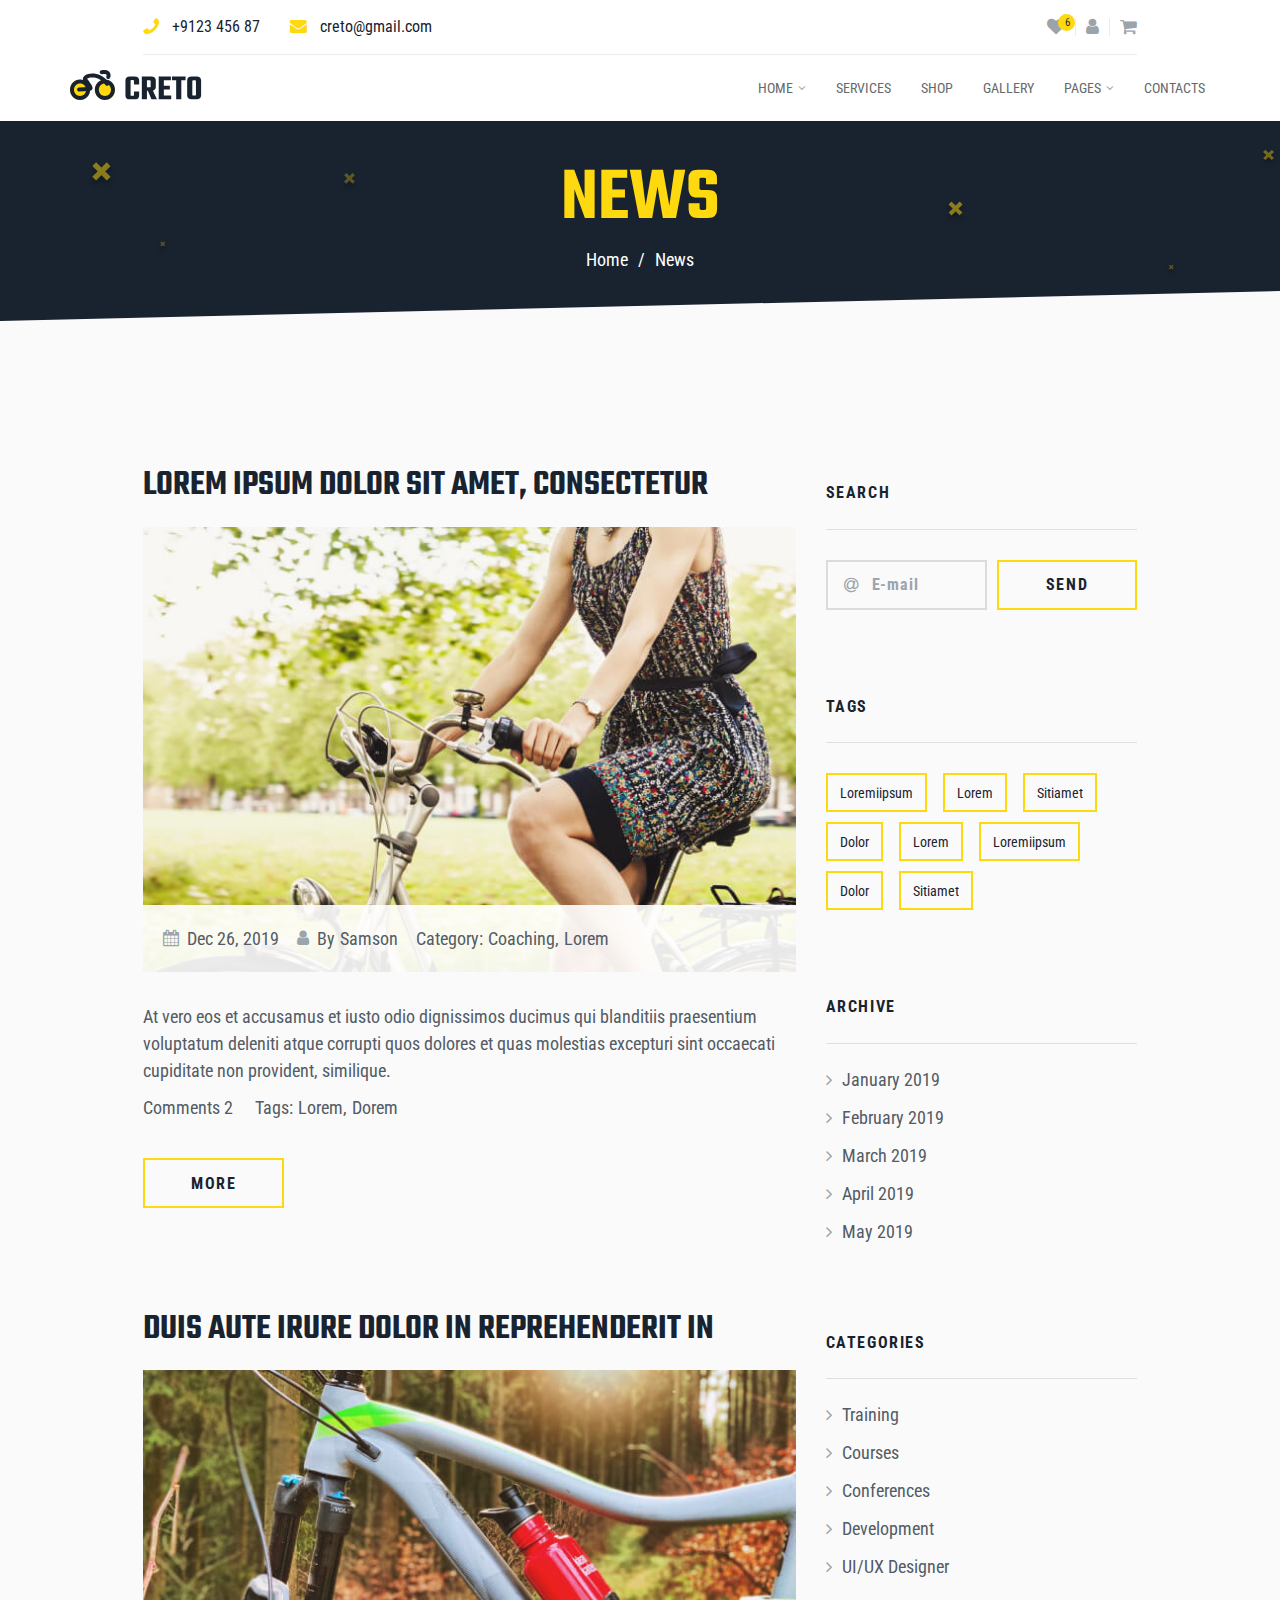
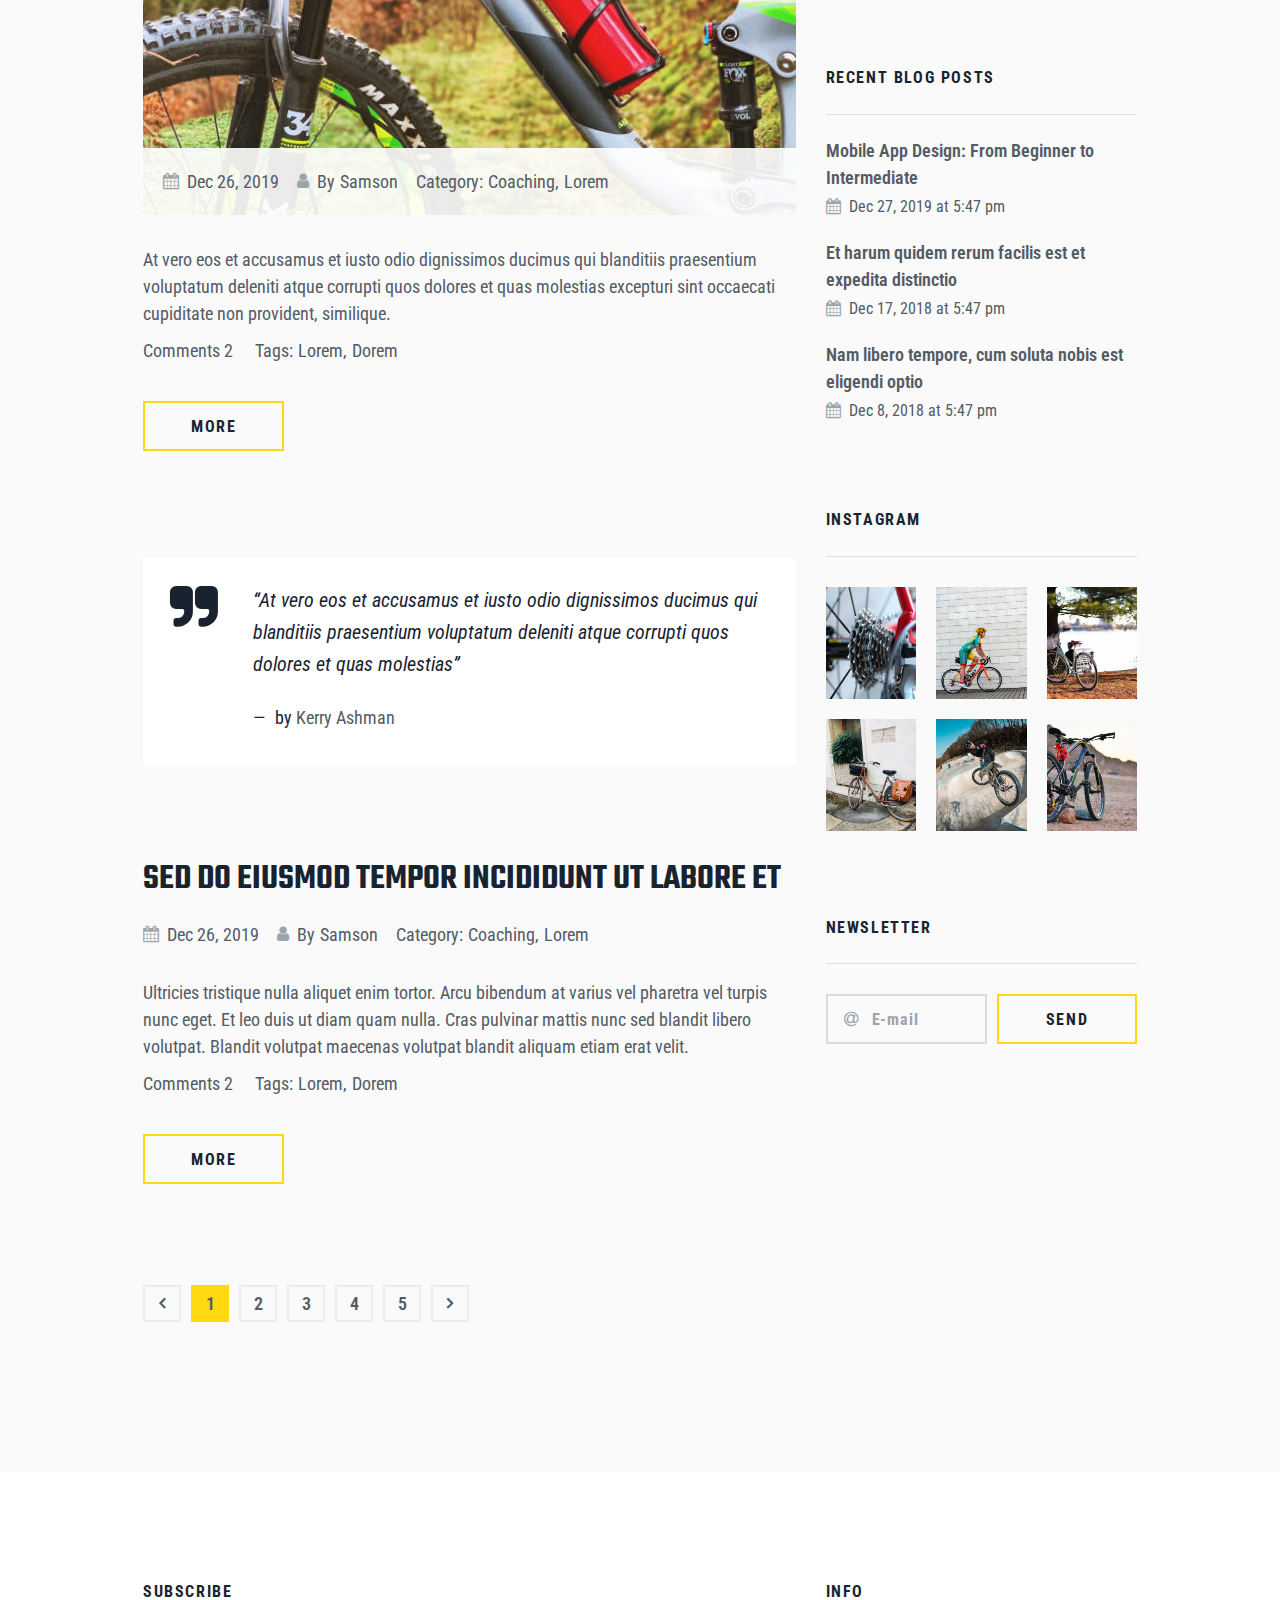
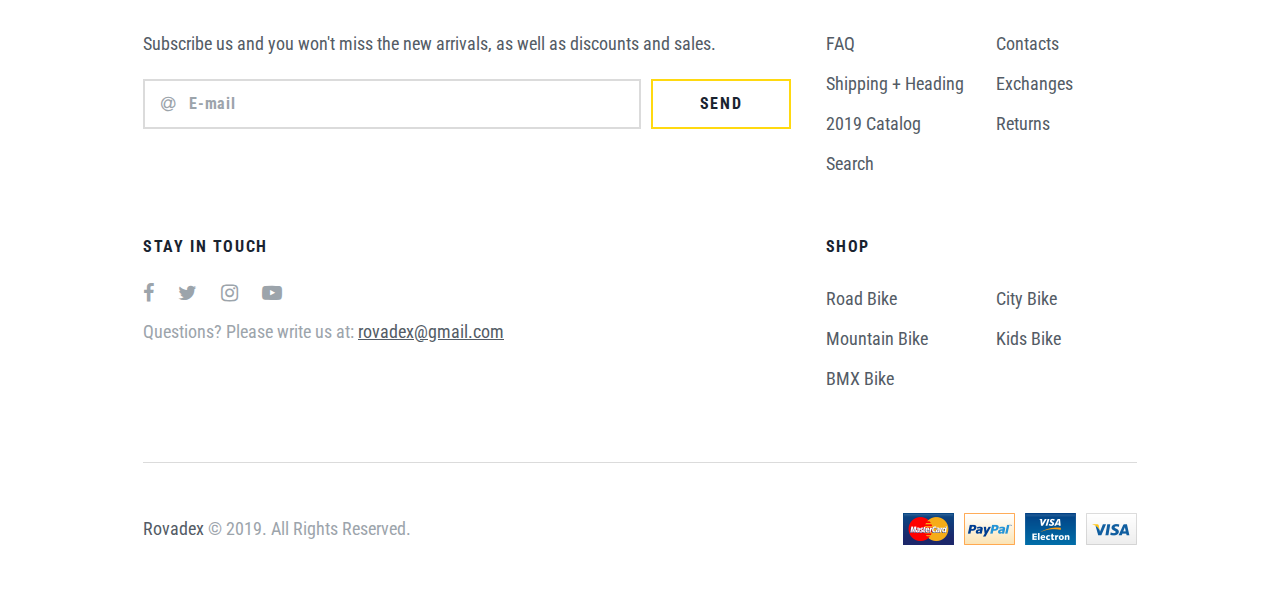
<file: news.html>
<!DOCTYPE html>
<html lang="zxx">

<!-- Mirrored from html.rovadex.com/html-creto/news.html by HTTrack Website Copier/3.x [XR&CO'2014], Tue, 05 Jul 2022 17:31:04 GMT -->
<head>
	<meta charset="UTF-8">
	<title>Creto - News</title>
	<!-- =================== META =================== -->
	<meta name="keywords" content="">
	<meta name="description" content="">
	<meta name="format-detection" content="telephone=no">
	<meta name="viewport" content="width=device-width, initial-scale=1, shrink-to-fit=no">
	<link rel="shortcut icon" href="assets/img/favicon.png">
	<!-- =================== STYLE =================== -->
	<link rel="stylesheet" href="assets/css/slick.min.css">
	<link rel="stylesheet" href="assets/css/bootstrap-grid.css">
	<link rel="stylesheet" href="assets/css/font-awesome.min.css">
	<link rel="stylesheet" href="assets/css/style.css">
</head>

<body id="home">
	<!--================ PRELOADER ================-->
	<div class="preloader-cover">
		<div class="preloader">
			<span></span>
			<span></span>
			<span></span>
			<span></span>
		</div>
	</div>
	<!--============== PRELOADER END ==============-->
	<!-- =================== HEADER =================== -->
	<header class="header">
		<a href="#" class="nav-btn">
			<span></span>
			<span></span>
			<span></span>
		</a>
		<div class="top-panel">
			<div class="container">
				<div class="top-panel-cover">
					<ul class="header-cont">
						<li><a href="tel:+912345687"><i class="fa fa-phone"></i>+9123 456 87</a></li>
						<li><a href="mailto:creto@gmail.com"><i class="fa fa-envelope" aria-hidden="true"></i>creto@gmail.com</a></li>
					</ul>
					<ul class="icon-right-list">
						<li><a class="header-like" href="#"><i class="fa fa-heart" aria-hidden="true"></i><span>6</span></a></li>
						<li><a class="header-user" href="#"><i class="fa fa-user" aria-hidden="true"></i></a></li>
						<li><a class="header-cart" href="#"><i class="fa fa-shopping-cart" aria-hidden="true"></i></a></li>
					</ul>
				</div>
			</div>
		</div>
		<div class="header-menu">
			<div class="container">
				<a href="index-2.html" class="logo"><img src="assets/img/logo.svg" alt="logo"></a>
				<nav class="nav-menu">
					<ul class="nav-list">
						<li class="dropdown">
							<a href="#">Home <i class="fa fa-angle-down" aria-hidden="true"></i></a>
							<ul>
								<li><a href="index-2.html">Home One</a></li>
								<li><a href="home-two.html">Home Two</a></li>
							</ul>
						</li>
						<li><a href="services.html">Services</a></li>
						<li><a href="shop.html">Shop</a></li>
						<li><a href="gallery.html">Gallery</a></li>
						<li class="dropdown">
							<a href="#">Pages <i class="fa fa-angle-down" aria-hidden="true"></i></a>
							<ul>
								<li><a href="about.html">About Us</a></li>
								<li class="active"><a href="news.html">News</a></li>
								<li><a href="404.html">Page error 404</a></li>
							</ul>
						</li>
						<li><a href="contacts.html">Contacts</a></li>
					</ul>
				</nav>
			</div>
		</div>
	</header>
	<!-- ================= HEADER END ================= -->
	
	<!-- ================ HEADER-TITLE ================ -->
	<section class="s-header-title">
		<div class="container">
			<h1>News</h1>
			<ul class="breadcrambs">
				<li><a href="index-2.html">Home</a></li>
				<li>News</li>
			</ul>
		</div>
	</section>
	<!-- ============== HEADER-TITLE END ============== -->

	<!--===================== S-NEWS =====================-->
	<section class="s-news">
		<div class="container">
			<div class="row">
				<div class="col-12 col-lg-8 blog-cover">
					<div class="post-item-cover">
						<h4 class="title title-line-left"><a href="single-news.html">Lorem ipsum dolor sit amet, consectetur</a></h4>
						<div class="post-header">
							<div class="post-thumbnail">
								<a href="single-news.html">
									<img src="assets/img/blog-1.jpg" alt="img">
								</a>
							</div>
							<div class="meta">
								<span class="post-date"><i class="fa fa-calendar" aria-hidden="true"></i>Dec 26, 2019</span>
								<span class="post-by"><i class="fa fa-user" aria-hidden="true"></i>By <a href="#">Samson</a></span>
								<span class="post-category">Category: <a href="#">Coaching</a><a href="#">Lorem</a></span>
							</div>
						</div>
						<div class="post-content">
							<div class="text">
								<p>At vero eos et accusamus et iusto odio dignissimos ducimus qui blanditiis praesentium voluptatum deleniti atque corrupti quos dolores et quas molestias excepturi sint occaecati cupiditate non provident, similique.</p>
							</div>
						</div>
						<div class="post-footer">
							<div class="meta">
								<span class="post-comment"><a href="#">Comments 2</a></span>
								<span class="post-tags">Tags: <a href="#">Lorem</a><a href="#">Dorem</a></span>
							</div>
							<a href="single-news.html" class="btn"><span>more</span></a>
						</div>
					</div>
					<div class="post-item-cover">
						<h4 class="title title-line-left"><a href="single-news.html">Duis aute irure dolor in reprehenderit in</a></h4>
						<div class="post-header">
							<div class="post-thumbnail">
								<a href="single-news.html">
									<img src="assets/img/blog-2.jpg" alt="img">
								</a>
							</div>
							<div class="meta">
								<span class="post-date"><i class="fa fa-calendar" aria-hidden="true"></i>Dec 26, 2019</span>
								<span class="post-by"><i class="fa fa-user" aria-hidden="true"></i>By <a href="#">Samson</a></span>
								<span class="post-category">Category: <a href="#">Coaching</a><a href="#">Lorem</a></span>
							</div>
						</div>
						<div class="post-content">
							<div class="text">
								<p>At vero eos et accusamus et iusto odio dignissimos ducimus qui blanditiis praesentium voluptatum deleniti atque corrupti quos dolores et quas molestias excepturi sint occaecati cupiditate non provident, similique.</p>
							</div>
						</div>
						<div class="post-footer">
							<div class="meta">
								<span class="post-comment"><a href="#">Comments 2</a></span>
								<span class="post-tags">Tags: <a href="#">Lorem</a><a href="#">Dorem</a></span>
							</div>
							<a href="single-news.html" class="btn"><span>more</span></a>
						</div>
					</div>
					<div class="post-item-cover">
						<blockquote>
							<p>“At vero eos et accusamus et iusto odio dignissimos ducimus qui blanditiis praesentium voluptatum deleniti atque corrupti quos dolores et quas molestias”</p>
							<cite>by <a href="#">Kerry Ashman</a></cite>
						</blockquote>
					</div>
					<div class="post-item-cover">
						<div class="post-header">
							<h4 class="title title-line-left"><a href="single-news.html">sed do eiusmod tempor incididunt ut labore et</a></h4>
							<div class="meta">
								<span class="post-date"><i class="fa fa-calendar" aria-hidden="true"></i>Dec 26, 2019</span>
								<span class="post-by"><i class="fa fa-user" aria-hidden="true"></i>By <a href="#">Samson</a></span>
								<span class="post-category">Category: <a href="#">Coaching</a><a href="#">Lorem</a></span>
							</div>
						</div>
						<div class="post-content">
							<div class="text">
								<p>Ultricies tristique nulla aliquet enim tortor. Arcu bibendum at varius vel pharetra vel turpis nunc eget. Et leo duis ut diam quam nulla. Cras pulvinar mattis nunc sed blandit libero volutpat. Blandit volutpat maecenas volutpat blandit aliquam etiam erat velit. </p>
							</div>
						</div>
						<div class="post-footer">
							<div class="meta">
								<span class="post-comment"><a href="#">Comments 2</a></span>
								<span class="post-tags">Tags: <a href="#">Lorem</a><a href="#">Dorem</a></span>
							</div>
							<a href="single-news.html" class="btn"><span>more</span></a>
						</div>
					</div>
					<div class="pagination-cover">
						<ul class="pagination">
							<li class="pagination-item item-prev"><a href="#"><i class="fa fa-angle-left" aria-hidden="true"></i></a></li>
							<li class="pagination-item active"><a href="#">1</a></li>
							<li class="pagination-item"><a href="#">2</a></li>
							<li class="pagination-item"><a href="#">3</a></li>
							<li class="pagination-item"><a href="#">4</a></li>
							<li class="pagination-item"><a href="#">5</a></li>
							<li class="pagination-item item-next"><a href="#"><i class="fa fa-angle-right" aria-hidden="true"></i></a></li>
						</ul>
					</div>
				</div>
				<!--================= SIDEBAR =================-->
				<div class="col-12 col-lg-4 sidebar">
					<a href="#" class="btn btn-sidebar"><span>Widgets</span></a>
					<ul class="widgets">
						<!--=========== WIDGET-SEARCH ===========-->
						<li class="widget widget-search">
							<h5 class="title">search</h5>
							<form class="search-form">
								<i class="fa fa-at" aria-hidden="true"></i>
								<input class="inp-form" type="email" name="search" placeholder="E-mail">
								<button type="submit" class="btn btn-form"><span>send</span></button>
							</form>
						</li>
						<!--========= WIDGET-SEARCH END =========-->
						<!--============ WIDGET-TAGS ============-->
						<li class="widget widget-tags">
							<h5 class="title">Tags</h5>
							<ul>
								<li><a href="#">Loremiipsum</a></li>
								<li><a href="#">Lorem</a></li>
								<li><a href="#">Sitiamet</a></li>
								<li><a href="#">Dolor</a></li>
								<li><a href="#">Lorem</a></li>
								<li><a href="#">Loremiipsum</a></li>
								<li><a href="#">Dolor</a></li>
								<li><a href="#">Sitiamet</a></li>
							</ul>
						</li>
						<!--========== WIDGET-TAGS END ==========-->
						<!--=========== WIDGET-ARHIVE ===========-->
						<li class="widget widget-archive">
							<h5 class="title">archive</h5>
							<ul>
								<li><a href="#">January 2019</a></li>
								<li><a href="#">February 2019</a></li>
								<li><a href="#">March 2019</a></li>
								<li><a href="#">April 2019</a></li>
								<li><a href="#">May 2019</a></li>
							</ul>
						</li>
						<!--========= WIDGET-ARHIVE END =========-->
						<!--========= WIDGET-CATEGORIES =========-->
						<li class="widget widget-categories">
							<h5 class="title">categories</h5>
							<ul>
								<li><a href="#">Training</a></li>
								<li><a href="#">Courses</a></li>
								<li><a href="#">Conferences</a></li>
								<li><a href="#">Development</a></li>
								<li><a href="#">UI/UX Designer</a></li>
							</ul>
						</li>
						<!--======= WIDGET-CATEGORIES END =======-->
						<!--======== WIDGET-RECENT-POSTS ========-->
						<li class="widget widget-recent-posts">
							<h5 class="title">recent blog posts</h5>
							<ul>
								<li>
									<a href="#">Mobile App Design: From Beginner to Intermediate</a>
									<div class="date"><i class="fa fa-calendar" aria-hidden="true"></i>Dec 27, 2019 at 5:47 pm</div>
								</li>
								<li>
									<a href="#">Et harum quidem rerum facilis est et expedita distinctio</a>
									<div class="date"><i class="fa fa-calendar" aria-hidden="true"></i>Dec 17, 2018 at 5:47 pm</div>
								</li>
								<li>
									<a href="#">Nam libero tempore, cum soluta nobis est eligendi optio</a>
									<div class="date"><i class="fa fa-calendar" aria-hidden="true"></i>Dec 8, 2018 at 5:47 pm</div>
								</li>
							</ul>
						</li>
						<!--====== WIDGET-RECENT-POSTS END ======-->
						<!--========== WIDGET-INSTAGRAM ==========-->
						<li class="widget widget-instagram">
							<h5 class="title">Instagram</h5>
							<ul>
								<li>
									<a href="#"><img src="assets/img/insta-widget-1.jpg" alt="img"></a>
								</li>
								<li>
									<a href="#"><img src="assets/img/insta-widget-2.jpg" alt="img"></a>
								</li>
								<li>
									<a href="#"><img src="assets/img/insta-widget-3.jpg" alt="img"></a>
								</li>
								<li>
									<a href="#"><img src="assets/img/insta-widget-4.jpg" alt="img"></a>
								</li>
								<li>
									<a href="#"><img src="assets/img/insta-widget-5.jpg" alt="img"></a>
								</li>
								<li>
									<a href="#"><img src="assets/img/insta-widget-6.jpg" alt="img"></a>
								</li>
							</ul>
						</li>
						<!--======== WIDGET-INSTAGRAM END ========-->
						<!--========== WIDGET-NEWSLETTER ==========-->
						<li class="widget widget-newsletter">
							<h5 class="title">newsletter</h5>
							<form class="subscribe-form">
								<i class="fa fa-at" aria-hidden="true"></i>
								<input class="inp-form" type="email" name="subscribe" placeholder="E-mail">
								<button type="submit" class="btn btn-form"><span>send</span></button>
							</form>
						</li>
						<!--======== WIDGET-NEWSLETTER END ========-->
					</ul>
				</div>
				<!--=============== SIDEBAR END ===============-->
			</div>
		</div>
	</section>
	<!--=================== S-NEWS END ===================-->

	<!--==================== FOOTER ====================-->
	<footer>
		<div class="container">
			<div class="row footer-item-cover">
				<div class="footer-subscribe col-md-7 col-lg-8">
					<h6>subscribe</h6>
					<p>Subscribe us and you won't miss the new arrivals, as well as discounts and sales.</p>
					<form class="subscribe-form">
						<i class="fa fa-at" aria-hidden="true"></i>
						<input class="inp-form" type="email" name="subscribe" placeholder="E-mail">
						<button type="submit" class="btn btn-form"><span>send</span></button>
					</form>
				</div>
				<div class="footer-item col-md-5 col-lg-4">
					<h6>info</h6>
					<ul class="footer-list">
						<li><a href="shop.html">FAQ</a></li>
						<li><a href="shop.html">Contacts</a></li>
						<li><a href="shop.html">Shipping + Heading</a></li>
						<li><a href="shop.html">Exchanges</a></li>
						<li><a href="shop.html">2019 Catalog</a></li>
						<li><a href="shop.html">Returns</a></li>
						<li><a href="shop.html">Search</a></li>
					</ul>
				</div>
			</div>
			<div class="row footer-item-cover">
				<div class="footer-touch col-md-7 col-lg-8">
					<h6>stay in touch</h6>
					<ul class="footer-soc social-list">
						<li><a target="_blank" href="https://www.facebook.com/rovadex"><i class="fa fa-facebook" aria-hidden="true"></i></a></li>
						<li><a target="_blank" href="https://twitter.com/RovadexStudio"><i class="fa fa-twitter" aria-hidden="true"></i></a></li>
						<li><a target="_blank" href="https://www.instagram.com/rovadex"><i class="fa fa-instagram" aria-hidden="true"></i></a></li>
						<li><a target="_blank" href="https://www.youtube.com/"><i class="fa fa-youtube-play" aria-hidden="true"></i></a></li>
					</ul>
					<div class="footer-autor">Questions? Please write us at: <a href="mailto:rovadex@gmail.com">rovadex@gmail.com</a></div>
				</div>
				<div class="footer-item col-md-5 col-lg-4">
					<h6>shop</h6>
					<ul class="footer-list">
						<li><a href="shop.html">Road Bike</a></li>
						<li><a href="shop.html">City Bike</a></li>
						<li><a href="shop.html">Mountain Bike</a></li>
						<li><a href="shop.html">Kids Bike</a></li>
						<li><a href="shop.html">BMX Bike</a></li>
					</ul>
				</div>
			</div>
			<div class="footer-bottom">
				<div class="footer-copyright"><a target="_blank" href="https://rovadex.com/">Rovadex</a> © 2019. All Rights Reserved.</div>
				<ul class="footer-pay">
					<li><a href="#"><img src="assets/img/footer-pay-1.png" alt="img"></a></li>
					<li><a href="#"><img src="assets/img/footer-pay-2.png" alt="img"></a></li>
					<li><a href="#"><img src="assets/img/footer-pay-3.png" alt="img"></a></li>
					<li><a href="#"><img src="assets/img/footer-pay-4.png" alt="img"></a></li>
				</ul>
			</div>
		</div>
	</footer>
	<!--================== FOOTER END ==================-->


	<!--=================== TO TOP ===================-->
	<a class="to-top" href="#home">
		<i class="fa fa-angle-double-up" aria-hidden="true"></i>
	</a>
	<!--================= TO TOP END =================-->
	<!--=================== SCRIPT	===================-->
	<script src="assets/js/jquery-2.2.4.min.js"></script>
	<script src="assets/js/slick.min.js"></script>
	<script src="assets/js/scripts.js"></script>
</body>

<!-- Mirrored from html.rovadex.com/html-creto/news.html by HTTrack Website Copier/3.x [XR&CO'2014], Tue, 05 Jul 2022 17:31:06 GMT -->
</html>
</file>
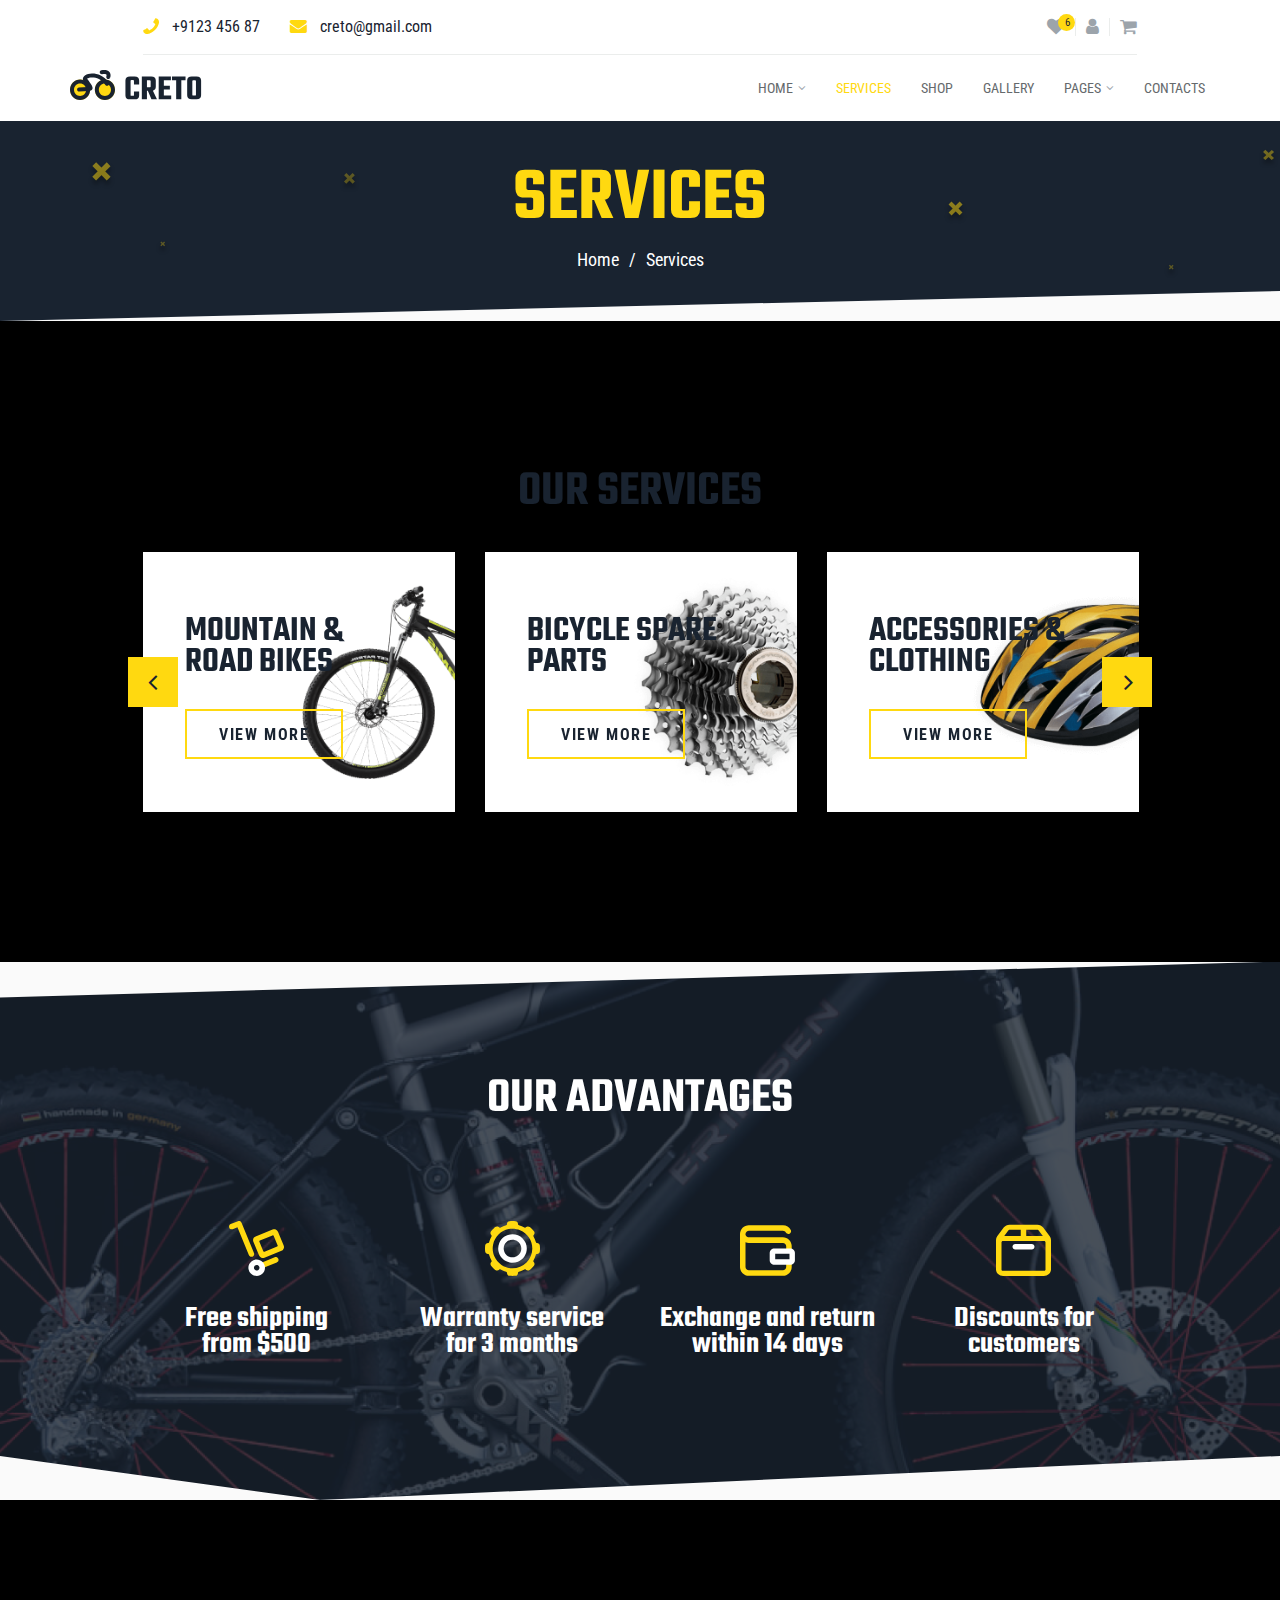
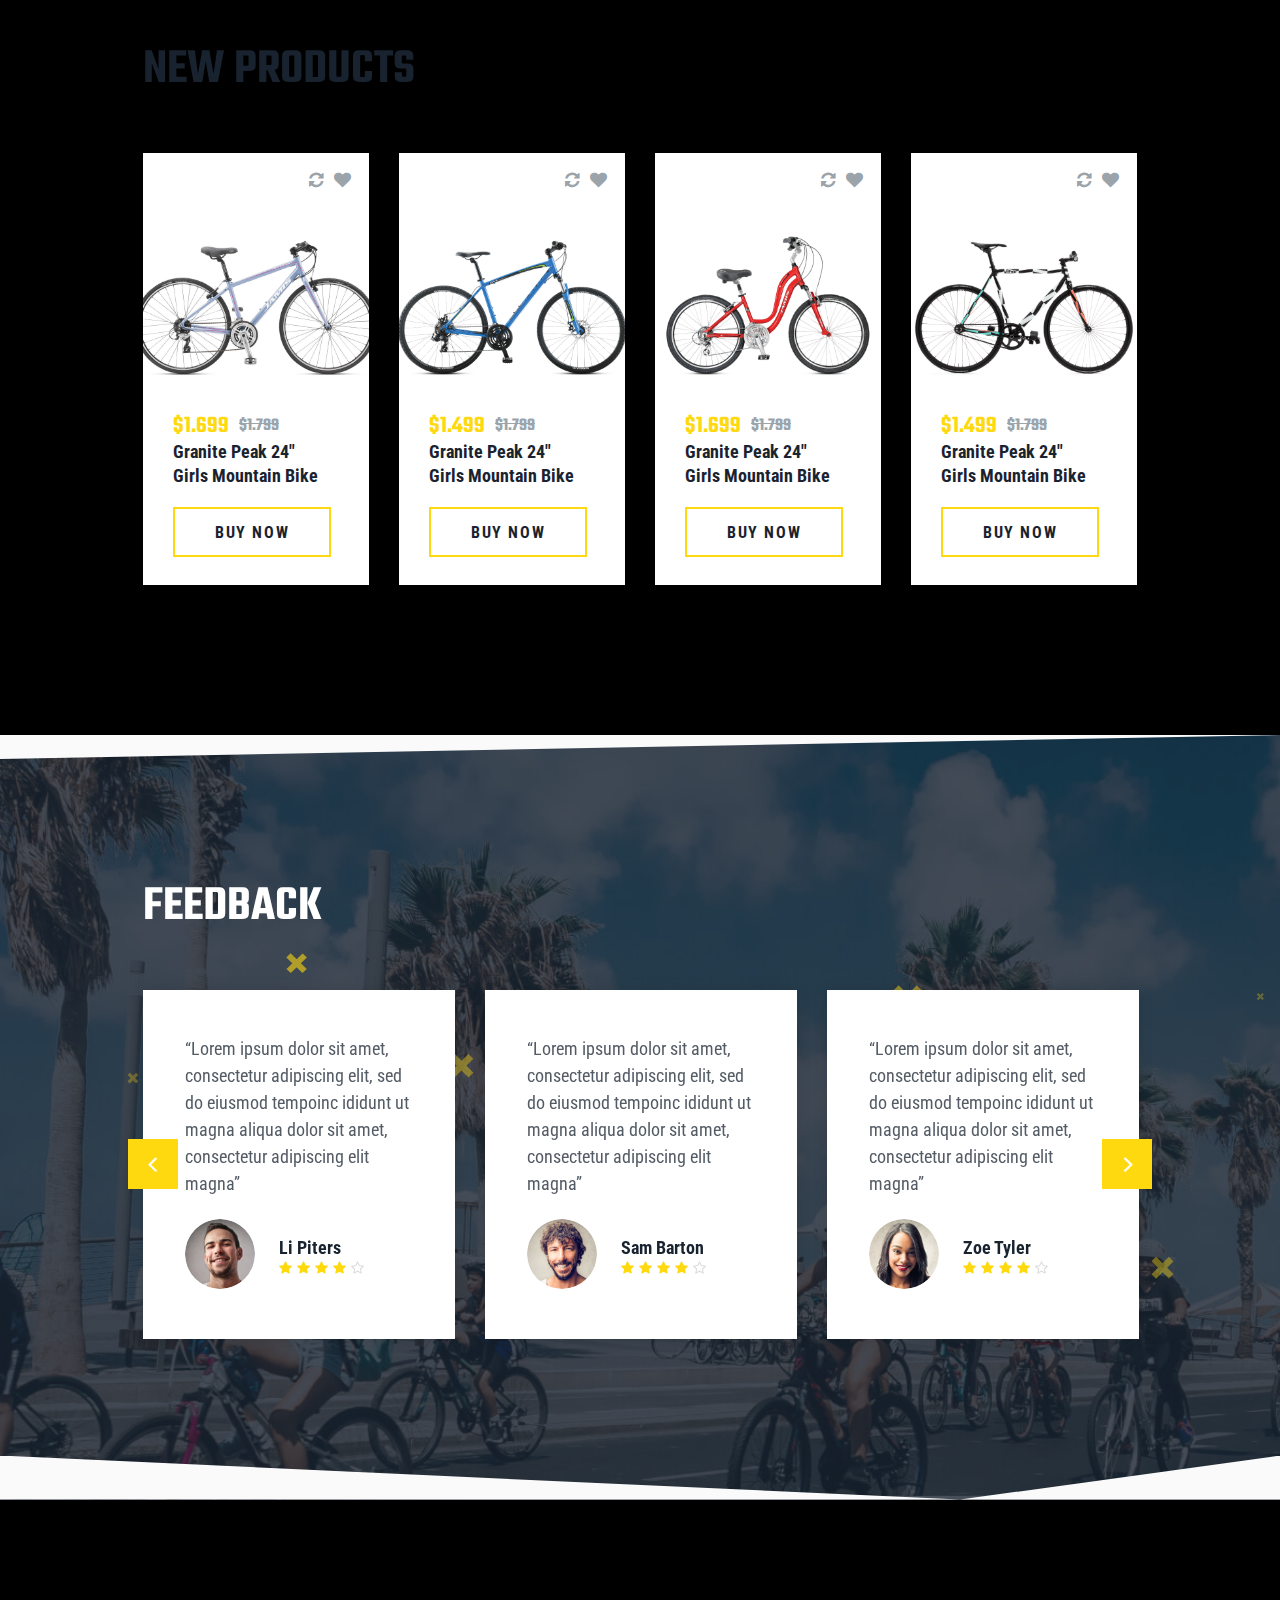
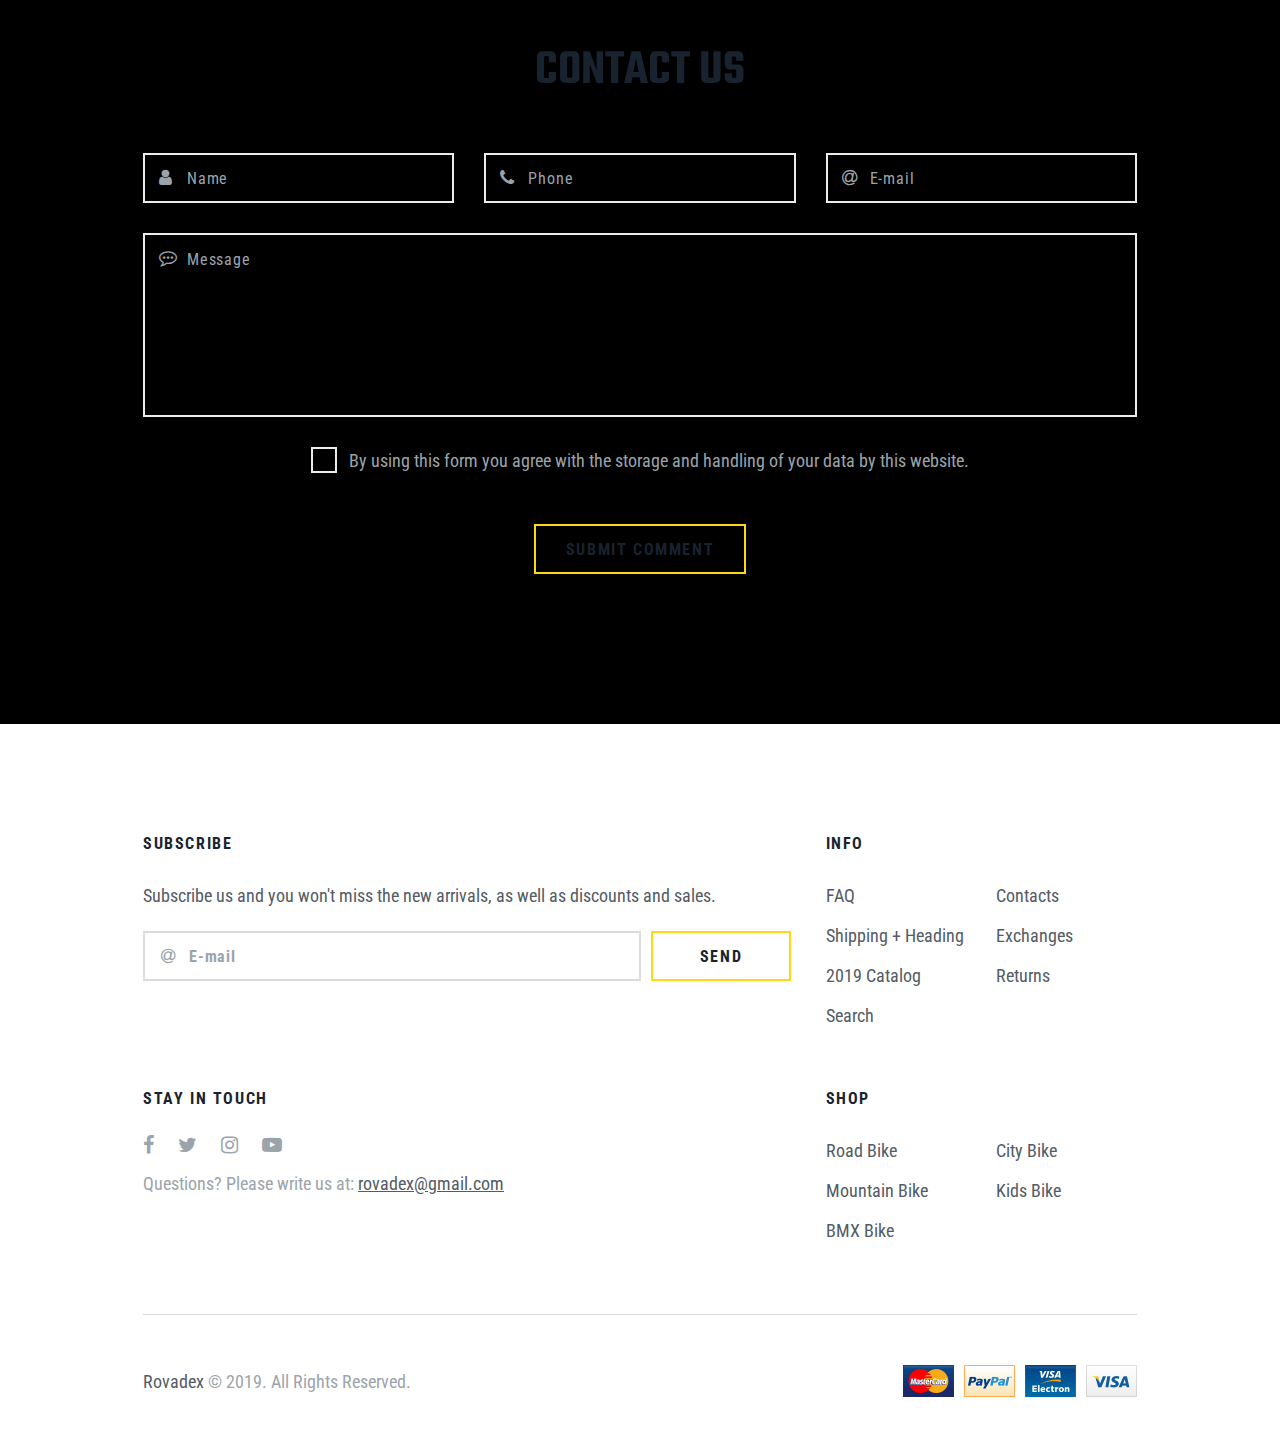
<file: services.html>
<!DOCTYPE html>
<html lang="zxx">

<!-- Mirrored from html.rovadex.com/html-creto/services.html by HTTrack Website Copier/3.x [XR&CO'2014], Tue, 05 Jul 2022 17:30:49 GMT -->
<head>
	<meta charset="UTF-8">
	<title>Creto - Services</title>
	<!-- =================== META =================== -->
	<meta name="keywords" content="">
	<meta name="description" content="">
	<meta name="format-detection" content="telephone=no">
	<meta name="viewport" content="width=device-width, initial-scale=1, shrink-to-fit=no">
	<link rel="shortcut icon" href="assets/img/favicon.png">
	<!-- =================== STYLE =================== -->
	<link rel="stylesheet" href="assets/css/slick.min.css">
	<link rel="stylesheet" href="assets/css/bootstrap-grid.css">
	<link rel="stylesheet" href="assets/css/font-awesome.min.css">
	<link rel="stylesheet" href="assets/css/style.css">
</head>


<body id="home" style="background-color: black;">
	<!--================ PRELOADER ================-->
	<div class="preloader-cover">
		<div class="preloader">
			<span></span>
			<span></span>
			<span></span>
			<span></span>
		</div>
	</div>
	<!--============== PRELOADER END ==============-->
	<!-- =================== HEADER =================== -->
	<header class="header">
		<a href="#" class="nav-btn">
			<span></span>
			<span></span>
			<span></span>
		</a>
		<div class="top-panel">
			<div class="container">
				<div class="top-panel-cover">
					<ul class="header-cont">
						<li><a href="tel:+912345687"><i class="fa fa-phone"></i>+9123 456 87</a></li>
						<li><a href="mailto:creto@gmail.com"><i class="fa fa-envelope" aria-hidden="true"></i>creto@gmail.com</a></li>
					</ul>
					<ul class="icon-right-list">
						<li><a class="header-like" href="#"><i class="fa fa-heart" aria-hidden="true"></i><span>6</span></a></li>
						<li><a class="header-user" href="#"><i class="fa fa-user" aria-hidden="true"></i></a></li>
						<li><a class="header-cart" href="#"><i class="fa fa-shopping-cart" aria-hidden="true"></i></a></li>
					</ul>
				</div>
			</div>
		</div>
		<div class="header-menu">
			<div class="container">
				<a href="index-2.html" class="logo"><img src="assets/img/logo.svg" alt="logo"></a>
				<nav class="nav-menu">
					<ul class="nav-list">
						<li class="dropdown">
							<a href="#">Home <i class="fa fa-angle-down" aria-hidden="true"></i></a>
							<ul>
								<li><a href="index-2.html">Home One</a></li>
								<li><a href="home-two.html">Home Two</a></li>
							</ul>
						</li>
						<li class="active"><a href="services.html">Services</a></li>
						<li><a href="shop.html">Shop</a></li>
						<li><a href="gallery.html">Gallery</a></li>
						<li class="dropdown">
							<a href="#">Pages <i class="fa fa-angle-down" aria-hidden="true"></i></a>
							<ul>
								<li><a href="about.html">About Us</a></li>
								<li><a href="news.html">News</a></li>
								<li><a href="404.html">Page error 404</a></li>
							</ul>
						</li>
						<li><a href="contacts.html">Contacts</a></li>
					</ul>
				</nav>
			</div>
		</div>
	</header>
	<!-- ================= HEADER END ================= -->
	
	<!-- ================ HEADER-TITLE ================ -->
	<section class="s-header-title">
		<div class="container">
			<h1>Services</h1>
			<ul class="breadcrambs">
				<li><a href="index-2.html">Home</a></li>
				<li>Services</li>
			</ul>
		</div>
	</section>
	<!-- ============== HEADER-TITLE END ============== -->

	<!--============== S-CATEGORY-BICYKLE ==============-->
	<section class="s-category-bicycle page-services">
		<div class="container">
			<h2 class="title">Our Services</h2>
			<div class="slider-categ-bicycle">
				<div class="slide-categ-bicycle">
					<div class="categ-bicycle-item">
						<img src="assets/img/categ-1.png" alt="category">
						<div class="categ-bicycle-info">
							<h4 class="title"><span>mountain & road bikes</span></h4>
							<a href="shop.html" class="btn"><span>view more</span></a>
						</div>
					</div>
				</div>
				<div class="slide-categ-bicycle">
					<div class="categ-bicycle-item">
						<img src="assets/img/categ-2.png" alt="category">
						<div class="categ-bicycle-info">
							<h4 class="title"><span>bicycle spare parts</span></h4>
							<a href="shop.html" class="btn"><span>view more</span></a>
						</div>
					</div>
				</div>
				<div class="slide-categ-bicycle">
					<div class="categ-bicycle-item">
						<img src="assets/img/categ-3.png" alt="category">
						<div class="categ-bicycle-info">
							<h4 class="title"><span>accessories & clothing</span></h4>
							<a href="shop.html" class="btn"><span>view more</span></a>
						</div>
					</div>
				</div>
				<div class="slide-categ-bicycle">
					<div class="categ-bicycle-item">
						<img src="assets/img/categ-2.png" alt="category">
						<div class="categ-bicycle-info">
							<h4 class="title"><span>bicycle spare parts</span></h4>
							<a href="shop.html" class="btn"><span>view more</span></a>
						</div>
					</div>
				</div>
			</div>
		</div>
	</section>
	<!--============ S-CATEGORY-BICYKLE END ============-->

	<!--=============== S-OUR-ADVANTAGES ===============-->
	<section class="s-our-advantages" style="background-image: url(assets/img/bg-advantages.jpg); width:100%;">
		<span class="mask"></span>
		<div class="container">
			<h2 class="title">Our Advantages</h2>
			<div class="our-advantages-wrap">
				<div class="our-advantages-item">
					<img src="assets/img/advantages-1.svg" alt="icon" style="width:55px; height:55px;">
					<h5>Free shipping <br>from $500</h5>
				</div>
				<div class="our-advantages-item">
					<img src="assets/img/advantages-2.svg" alt="icon" style="width:55px; height:55px;">
					<h5>Warranty service <br>for 3 months</h5>
				</div>
				<div class="our-advantages-item">
					<img src="assets/img/advantages-3.svg" alt="icon" style="width:55px; height:55px;">
					<h5>Exchange and return <br>within 14 days</h5>
				</div>
				<div class="our-advantages-item">
					<img src="assets/img/advantages-4.svg" alt="icon" style="width:55px; height:55px;">
					<h5>Discounts for <br>customers</h5>
				</div>
			</div>
		</div>
	</section>
	<!--============= S-OUR-ADVANTAGES END =============-->

	<!--================== S-TOP-SALE ==================-->
	<section class="s-top-sale">
		<div class="container">
			<h2 class="title">new products</h2>
			<div class="row product-cover">
				<div class="col-sm-6 col-lg-3">
					<div class="product-item">
						<ul class="product-icon-top">
							<li><a href="#"><i class="fa fa-refresh" aria-hidden="true"></i></a></li>
							<li><a href="#"><i class="fa fa-heart" aria-hidden="true"></i></a></li>
						</ul>
						<a href="single-shop.html" class="product-img"><img src="assets/img/prod-9.png" alt="product"></a>
						<div class="product-item-cover">
							<div class="price-cover">
								<div class="new-price">$1.699</div>
								<div class="old-price">$1.799</div>
							</div>
							<h6 class="prod-title"><a href="single-shop.html">Granite Peak 24" <br>Girls Mountain Bike</a></h6>
							<a href="single-shop.html" class="btn"><span>buy now</span></a>
						</div>
						<div class="prod-info">
							<ul class="prod-list">
								<li>Frame Size: <span>17</span></li>
								<li>Class: <span>City</span></li>
								<li>Number of speeds: <span>7</span></li>
								<li>Type: <span>Rigid</span></li>
								<li>Country registration: <span>USA</span></li>
							</ul>
						</div>
					</div>
				</div>
				<div class="col-sm-6 col-lg-3">
					<div class="product-item">
						<ul class="product-icon-top">
							<li><a href="#"><i class="fa fa-refresh" aria-hidden="true"></i></a></li>
							<li><a href="#"><i class="fa fa-heart" aria-hidden="true"></i></a></li>
						</ul>
						<a href="single-shop.html" class="product-img"><img src="assets/img/prod-10.png" alt="product"></a>
						<div class="product-item-cover">
							<div class="price-cover">
								<div class="new-price">$1.499</div>
								<div class="old-price">$1.799</div>
							</div>
							<h6 class="prod-title"><a href="single-shop.html">Granite Peak 24" <br>Girls Mountain Bike</a></h6>
							<a href="single-shop.html" class="btn"><span>buy now</span></a>
						</div>
						<div class="prod-info">
							<ul class="prod-list">
								<li>Frame Size: <span>17</span></li>
								<li>Class: <span>City</span></li>
								<li>Number of speeds: <span>7</span></li>
								<li>Type: <span>Rigid</span></li>
								<li>Country registration: <span>USA</span></li>
							</ul>
						</div>
					</div>
				</div>
				<div class="col-sm-6 col-lg-3">
					<div class="product-item">
						<ul class="product-icon-top">
							<li><a href="#"><i class="fa fa-refresh" aria-hidden="true"></i></a></li>
							<li><a href="#"><i class="fa fa-heart" aria-hidden="true"></i></a></li>
						</ul>
						<a href="single-shop.html" class="product-img"><img src="assets/img/prod-11.png" alt="product"></a>
						<div class="product-item-cover">
							<div class="price-cover">
								<div class="new-price">$1.699</div>
								<div class="old-price">$1.799</div>
							</div>
							<h6 class="prod-title"><a href="single-shop.html">Granite Peak 24" <br>Girls Mountain Bike</a></h6>
							<a href="single-shop.html" class="btn"><span>buy now</span></a>
						</div>
						<div class="prod-info">
							<ul class="prod-list">
								<li>Frame Size: <span>17</span></li>
								<li>Class: <span>City</span></li>
								<li>Number of speeds: <span>7</span></li>
								<li>Type: <span>Rigid</span></li>
								<li>Country registration: <span>USA</span></li>
							</ul>
						</div>
					</div>
				</div>
				<div class="col-sm-6 col-lg-3">
					<div class="product-item">
						<ul class="product-icon-top">
							<li><a href="#"><i class="fa fa-refresh" aria-hidden="true"></i></a></li>
							<li><a href="#"><i class="fa fa-heart" aria-hidden="true"></i></a></li>
						</ul>
						<a href="single-shop.html" class="product-img"><img src="assets/img/prod-12.png" alt="product"></a>
						<div class="product-item-cover">
							<div class="price-cover">
								<div class="new-price">$1.499</div>
								<div class="old-price">$1.799</div>
							</div>
							<h6 class="prod-title"><a href="single-shop.html">Granite Peak 24" <br>Girls Mountain Bike</a></h6>
							<a href="single-shop.html" class="btn"><span>buy now</span></a>
						</div>
						<div class="prod-info">
							<ul class="prod-list">
								<li>Frame Size: <span>17</span></li>
								<li>Class: <span>City</span></li>
								<li>Number of speeds: <span>7</span></li>
								<li>Type: <span>Rigid</span></li>
								<li>Country registration: <span>USA</span></li>
							</ul>
						</div>
					</div>
				</div>
			</div>
		</div>
	</section>
	<!--================ S-TOP-SALE END ================-->

	<!--================== S-FEEDBACK ==================-->
		<section class="s-feedback page-serv-feedback" style="background-image: url(assets/img/bg-feedback.jpg); width:100%">
		<span class="effwct-bg-feedback"style="background-image: url(assets/img/effect-bg-feedback.svg);"></span>
		<span class="mask"></span>
		<div class="container">
			<h2 class="title">feedback</h2>
			<div class="feedback-slider">
				<div class="feedback-slide">
					<div class="feedback-item">
						<div class="feedback-content">
							<p>“Lorem ipsum dolor sit amet, consectetur adipiscing elit, sed do eiusmod tempoinc ididunt ut magna aliqua dolor sit amet, consectetur adipiscing elit magna”</p>
						</div>
						<div class="feedback-item-top">
							<img src="assets/img/feedback-photo-1.png" alt="photo">
							<div class="feedback-title">
								<h5 class="title"><span>Li piters</span></h5>
								<ul class="rating">
									<li class="star-bg"><i class="fa fa-star" aria-hidden="true"></i></li>
									<li class="star-bg"><i class="fa fa-star" aria-hidden="true"></i></li>
									<li class="star-bg"><i class="fa fa-star" aria-hidden="true"></i></li>
									<li class="star-bg"><i class="fa fa-star" aria-hidden="true"></i></li>
									<li class="star-not-bg"><i class="fa fa-star-o" aria-hidden="true"></i></li>
								</ul>
							</div>
						</div>
					</div>
				</div>
				<div class="feedback-slide">
					<div class="feedback-item">
						<div class="feedback-content">
							<p>“Lorem ipsum dolor sit amet, consectetur adipiscing elit, sed do eiusmod tempoinc ididunt ut magna aliqua dolor sit amet, consectetur adipiscing elit magna”</p>
						</div>
						<div class="feedback-item-top">
							<img src="assets/img/feedback-photo-2.png" alt="photo">
							<div class="feedback-title">
								<h5 class="title"><span>Sam Barton</span></h5>
								<ul class="rating">
									<li class="star-bg"><i class="fa fa-star" aria-hidden="true"></i></li>
									<li class="star-bg"><i class="fa fa-star" aria-hidden="true"></i></li>
									<li class="star-bg"><i class="fa fa-star" aria-hidden="true"></i></li>
									<li class="star-bg"><i class="fa fa-star" aria-hidden="true"></i></li>
									<li class="star-not-bg"><i class="fa fa-star-o" aria-hidden="true"></i></li>
								</ul>
							</div>
						</div>
					</div>
				</div>
				<div class="feedback-slide">
					<div class="feedback-item">
						<div class="feedback-content">
							<p>“Lorem ipsum dolor sit amet, consectetur adipiscing elit, sed do eiusmod tempoinc ididunt ut magna aliqua dolor sit amet, consectetur adipiscing elit magna”</p>
						</div>
						<div class="feedback-item-top">
							<img src="assets/img/feedback-photo-3.png" alt="photo">
							<div class="feedback-title">
								<h5 class="title"><span>Zoe Tyler</span></h5>
								<ul class="rating">
									<li class="star-bg"><i class="fa fa-star" aria-hidden="true"></i></li>
									<li class="star-bg"><i class="fa fa-star" aria-hidden="true"></i></li>
									<li class="star-bg"><i class="fa fa-star" aria-hidden="true"></i></li>
									<li class="star-bg"><i class="fa fa-star" aria-hidden="true"></i></li>
									<li class="star-not-bg"><i class="fa fa-star-o" aria-hidden="true"></i></li>
								</ul>
							</div>
						</div>
					</div>
				</div>
				<div class="feedback-slide">
					<div class="feedback-item">
						<div class="feedback-content">
							<p>“Lorem ipsum dolor sit amet, consectetur adipiscing elit, sed do eiusmod tempoinc ididunt ut magna aliqua dolor sit amet, consectetur adipiscing elit magna”</p>
						</div>
						<div class="feedback-item-top">
							<img src="assets/img/feedback-photo-2.png" alt="photo">
							<div class="feedback-title">
								<h5 class="title"><span>Sam Barton</span></h5>
								<ul class="rating">
									<li class="star-bg"><i class="fa fa-star" aria-hidden="true"></i></li>
									<li class="star-bg"><i class="fa fa-star" aria-hidden="true"></i></li>
									<li class="star-bg"><i class="fa fa-star" aria-hidden="true"></i></li>
									<li class="star-bg"><i class="fa fa-star" aria-hidden="true"></i></li>
									<li class="star-not-bg"><i class="fa fa-star-o" aria-hidden="true"></i></li>
								</ul>
							</div>
						</div>
					</div>
				</div>
			</div>
		</div>
	</section>
	<!--================ S-FEEDBACK END ================-->

	<!--=================== S-CONTACTS ===================-->
	<section class="s-contacts">
		<div class="container s-anim">
			<h2 class="title">Contact us</h2>
			<form id='contactform' action="https://html.rovadex.com/html-creto/assets/php/contact.php" name="contactform">
				<ul class="form-cover">
					<li class="inp-name"><input id="name" type="text" name="your-name" placeholder="Name"></li>
					<li class="inp-phone"><input id="phone" type="tel" name="your-phone" placeholder="Phone"></li>
					<li class="inp-email"><input id="email" type="email" name="your-email" placeholder="E-mail"></li>
					<li class="inp-text"><textarea id="comments" name="your-text" placeholder="Message"></textarea></li>
				</ul>
				<div class="checkbox-wrap">
					<div class="checkbox-cover">
						<input type="checkbox">
						<p>By using this form you agree with the storage and handling of your data by this website.</p>
					</div>
				</div>
				<div class="btn-form-cover">
					<button id="#submit" type="submit" class="btn"><span>submit comment</span></button>
				</div>
			</form>
			<div id="message"></div>
		</div>
	</section>
	<!--================= S-CONTACTS END =================-->

	<!--==================== FOOTER ====================-->
	<footer>
		<div class="container">
			<div class="row footer-item-cover">
				<div class="footer-subscribe col-md-7 col-lg-8">
					<h6>subscribe</h6>
					<p>Subscribe us and you won't miss the new arrivals, as well as discounts and sales.</p>
					<form class="subscribe-form">
						<i class="fa fa-at" aria-hidden="true"></i>
						<input class="inp-form" type="email" name="subscribe" placeholder="E-mail">
						<button type="submit" class="btn btn-form"><span>send</span></button>
					</form>
				</div>
				<div class="footer-item col-md-5 col-lg-4">
					<h6>info</h6>
					<ul class="footer-list">
						<li><a href="shop.html">FAQ</a></li>
						<li><a href="shop.html">Contacts</a></li>
						<li><a href="shop.html">Shipping + Heading</a></li>
						<li><a href="shop.html">Exchanges</a></li>
						<li><a href="shop.html">2019 Catalog</a></li>
						<li><a href="shop.html">Returns</a></li>
						<li><a href="shop.html">Search</a></li>
					</ul>
				</div>
			</div>
			<div class="row footer-item-cover">
				<div class="footer-touch col-md-7 col-lg-8">
					<h6>stay in touch</h6>
					<ul class="footer-soc social-list">
						<li><a target="_blank" href="https://www.facebook.com/rovadex"><i class="fa fa-facebook" aria-hidden="true"></i></a></li>
						<li><a target="_blank" href="https://twitter.com/RovadexStudio"><i class="fa fa-twitter" aria-hidden="true"></i></a></li>
						<li><a target="_blank" href="https://www.instagram.com/rovadex"><i class="fa fa-instagram" aria-hidden="true"></i></a></li>
						<li><a target="_blank" href="https://www.youtube.com/"><i class="fa fa-youtube-play" aria-hidden="true"></i></a></li>
					</ul>
					<div class="footer-autor">Questions? Please write us at: <a href="mailto:rovadex@gmail.com">rovadex@gmail.com</a></div>
				</div>
				<div class="footer-item col-md-5 col-lg-4">
					<h6>shop</h6>
					<ul class="footer-list">
						<li><a href="shop.html">Road Bike</a></li>
						<li><a href="shop.html">City Bike</a></li>
						<li><a href="shop.html">Mountain Bike</a></li>
						<li><a href="shop.html">Kids Bike</a></li>
						<li><a href="shop.html">BMX Bike</a></li>
					</ul>
				</div>
			</div>
			<div class="footer-bottom">
				<div class="footer-copyright"><a target="_blank" href="https://rovadex.com/">Rovadex</a> © 2019. All Rights Reserved.</div>
				<ul class="footer-pay">
					<li><a href="#"><img src="assets/img/footer-pay-1.png" alt="img"></a></li>
					<li><a href="#"><img src="assets/img/footer-pay-2.png" alt="img"></a></li>
					<li><a href="#"><img src="assets/img/footer-pay-3.png" alt="img"></a></li>
					<li><a href="#"><img src="assets/img/footer-pay-4.png" alt="img"></a></li>
				</ul>
			</div>
		</div>
	</footer>
	<!--================== FOOTER END ==================-->

	<!--===================== TO TOP =====================-->
	<a class="to-top" href="#home">
		<i class="fa fa-angle-double-up" aria-hidden="true"></i>
	</a>
	<!--=================== TO TOP END ===================-->
	<!--=================== SCRIPT	===================-->
	<script src="assets/js/jquery-2.2.4.min.js"></script>
	<script src="assets/js/slick.min.js"></script>
	<script src="assets/js/scripts.js"></script>
</body>

<!-- Mirrored from html.rovadex.com/html-creto/services.html by HTTrack Website Copier/3.x [XR&CO'2014], Tue, 05 Jul 2022 17:30:52 GMT -->
</html>
</file>
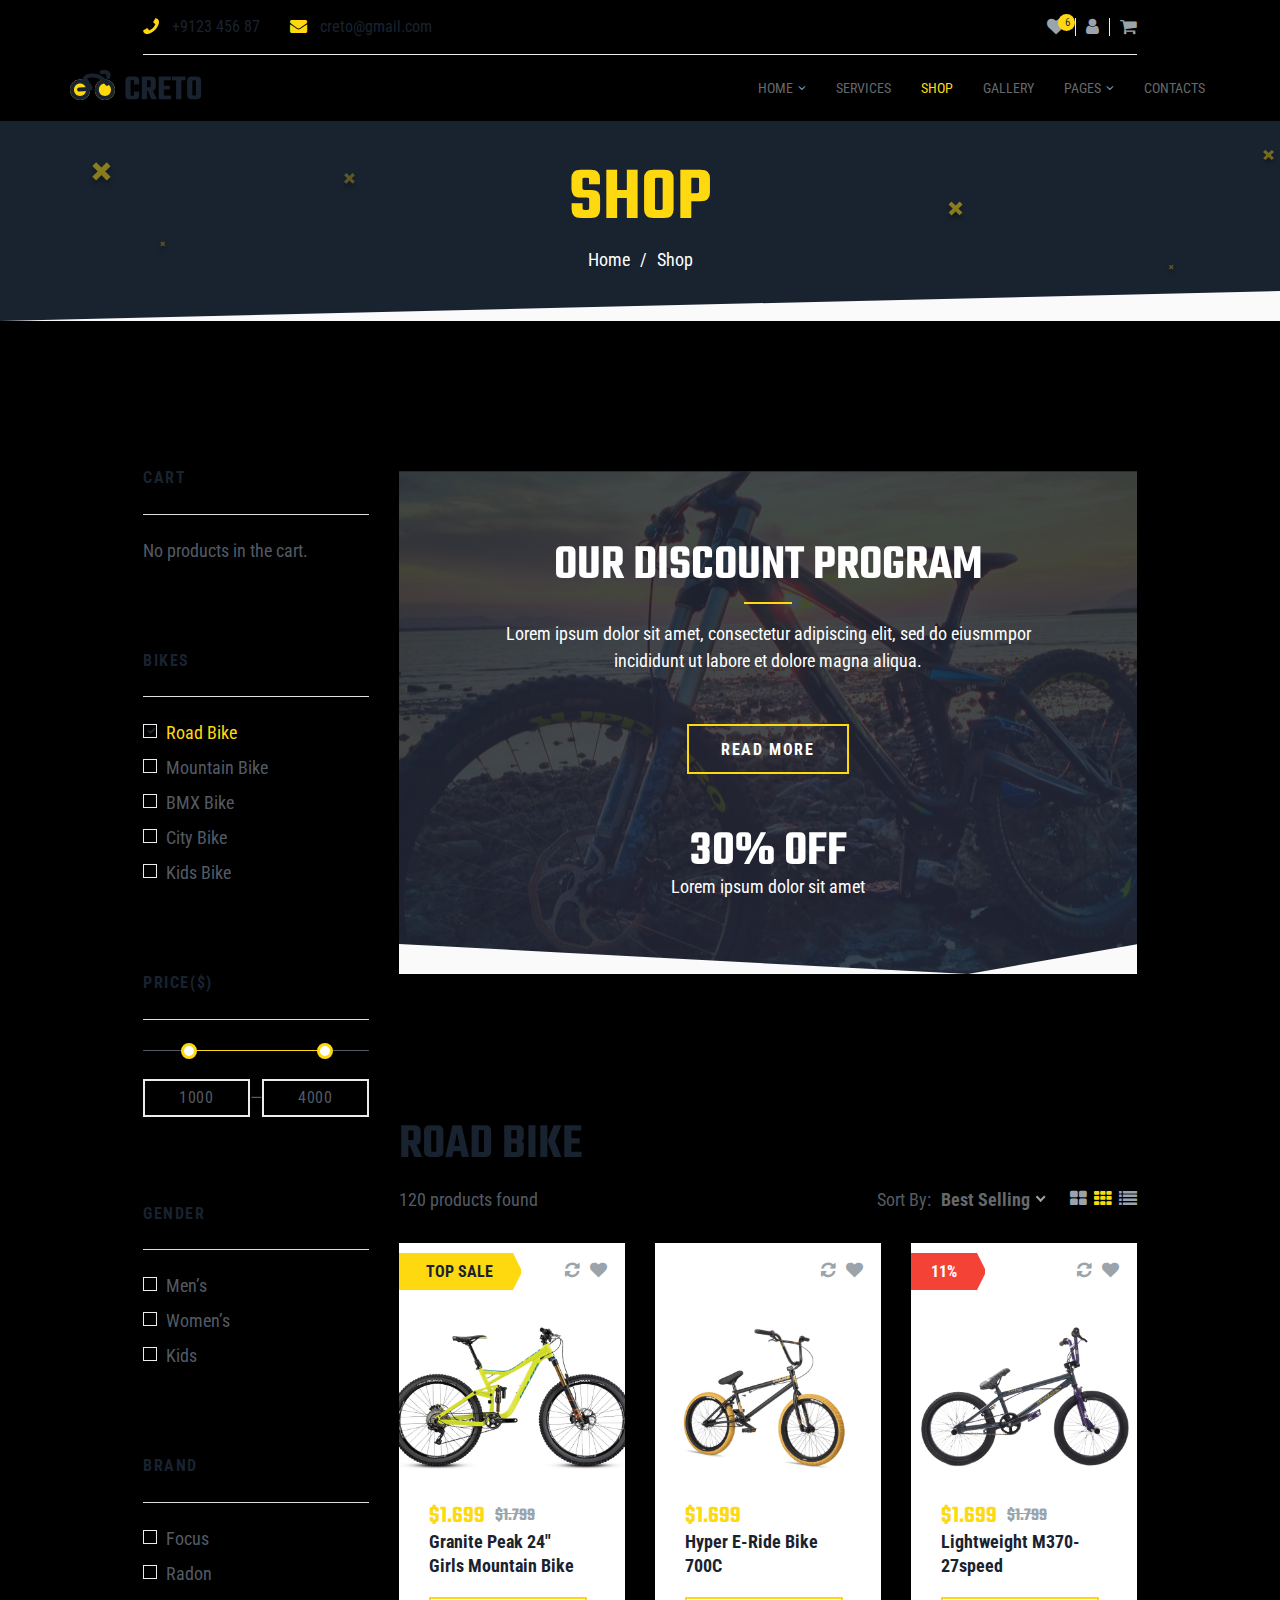
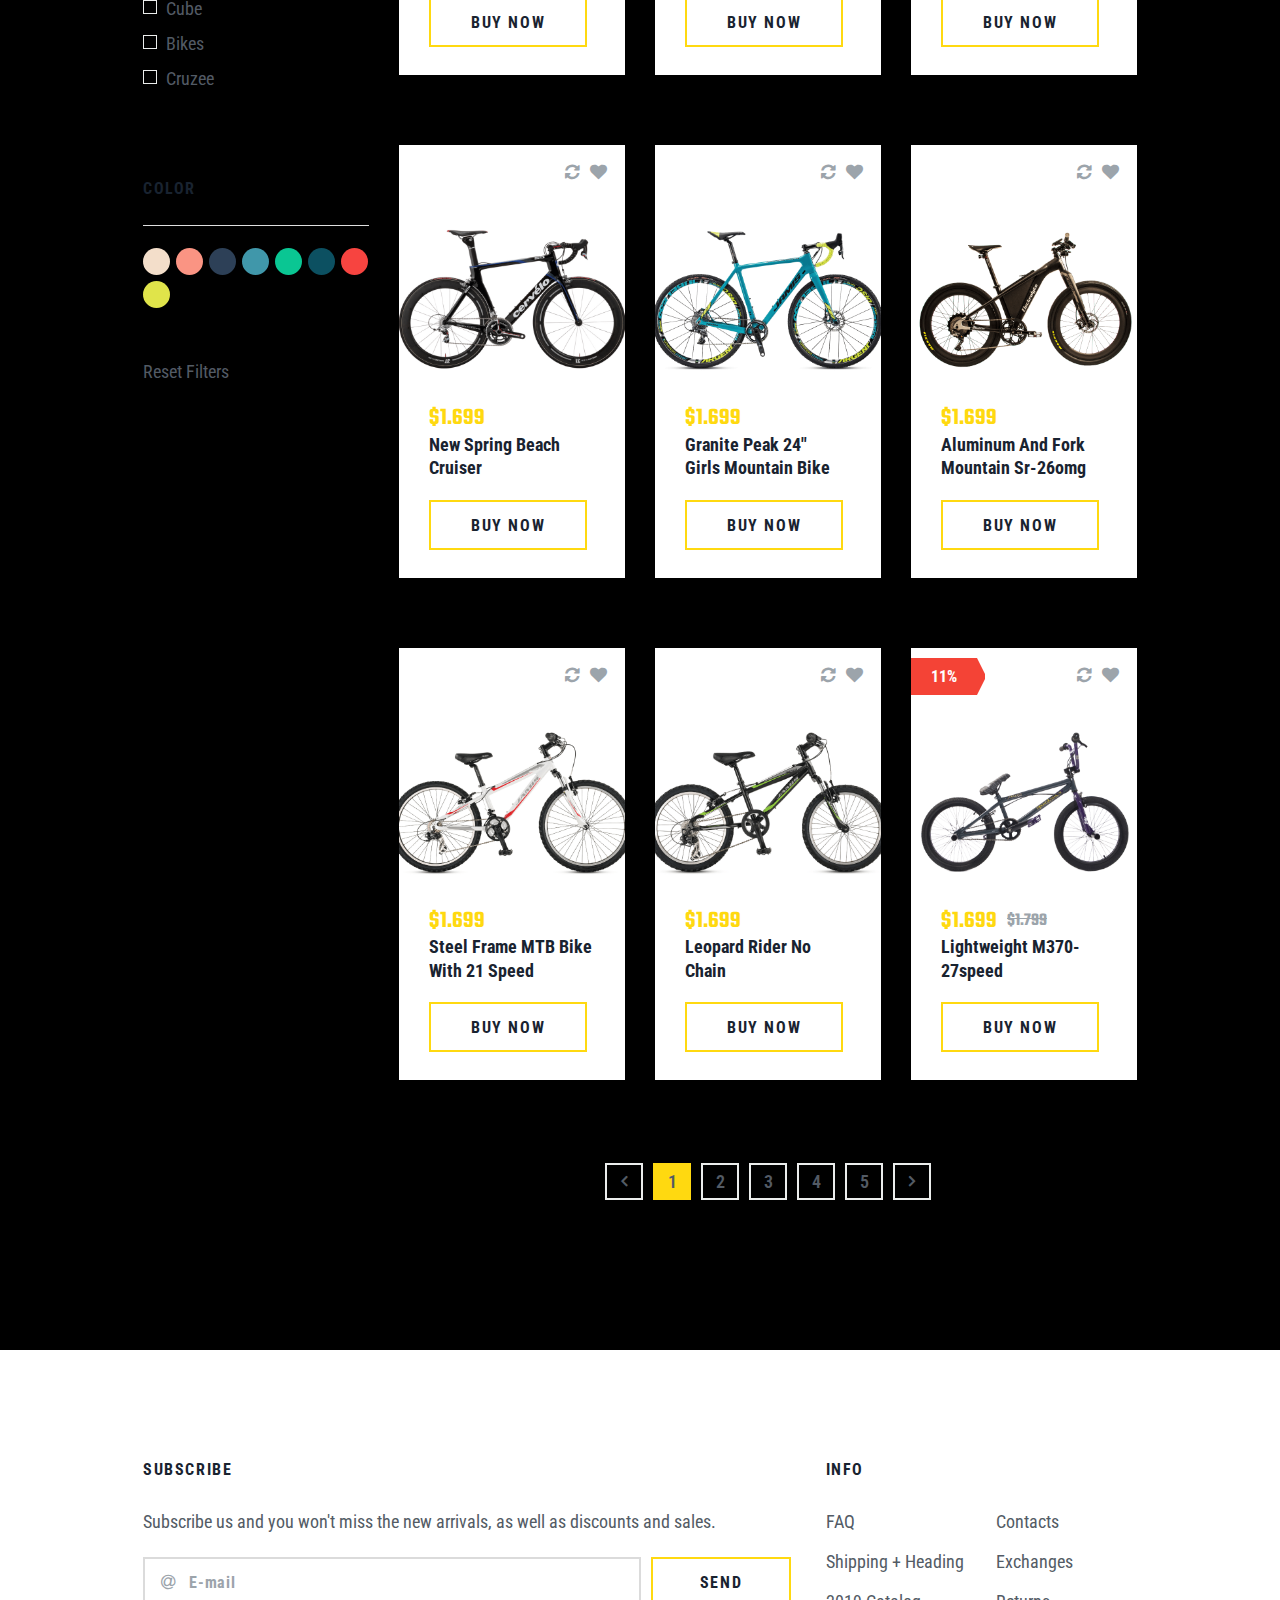
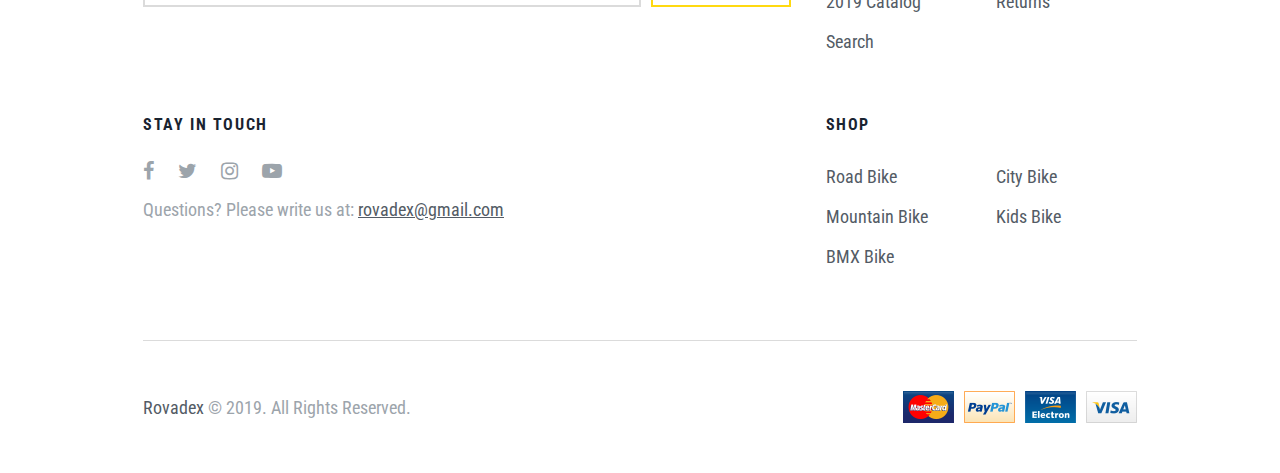
<file: shop.html>
<!DOCTYPE html>
<html lang="zxx">

<!-- Mirrored from html.rovadex.com/html-creto/shop.html by HTTrack Website Copier/3.x [XR&CO'2014], Tue, 05 Jul 2022 17:30:52 GMT -->
<head>
	<meta charset="UTF-8">
	<title>Creto - Shop</title>
	<!-- =================== META =================== -->
	<meta name="keywords" content="">
	<meta name="description" content="">
	<meta name="format-detection" content="telephone=no">
	<meta name="viewport" content="width=device-width, initial-scale=1, shrink-to-fit=no">
	<link rel="shortcut icon" href="assets/img/favicon.png">
	<!-- =================== STYLE =================== -->
	<link rel="stylesheet" href="assets/css/slick.min.css">
	<link rel="stylesheet" href="assets/css/bootstrap-grid.css">
	<link rel="stylesheet" href="assets/css/font-awesome.min.css">
	<link rel="stylesheet" href="assets/css/jquery-ui.css">
	<link rel="stylesheet" href="assets/css/nice-select.css">
	<link rel="stylesheet" href="assets/css/style.css">
</head>

<body id="home" style="background-color: black;">
	<!--================ PRELOADER ================-->
	<div class="preloader-cover">
		<div class="preloader">
			<span></span>
			<span></span>
			<span></span>
			<span></span>
		</div>
	</div>
	<!--============== PRELOADER END ==============-->
	<!-- ================= HEADER ================= -->
	<header class="header" style="background-color: black;">
		<a href="#" class="nav-btn">
			<span></span>
			<span></span>
			<span></span>
		</a>
		<div class="top-panel">
			<div class="container">
				<div class="top-panel-cover">
					<ul class="header-cont">
						<li><a href="tel:+912345687"><i class="fa fa-phone"></i>+9123 456 87</a></li>
						<li><a href="mailto:creto@gmail.com"><i class="fa fa-envelope" aria-hidden="true"></i>creto@gmail.com</a></li>
					</ul>
					<ul class="icon-right-list">
						<li><a class="header-like" href="#"><i class="fa fa-heart" aria-hidden="true"></i><span>6</span></a></li>
						<li><a class="header-user" href="#"><i class="fa fa-user" aria-hidden="true"></i></a></li>
						<li><a class="header-cart" href="#"><i class="fa fa-shopping-cart" aria-hidden="true"></i></a></li>
					</ul>
				</div>
			</div>
		</div>
		<div class="header-menu">
			<div class="container">
				<a href="index-2.html" class="logo"><img src="assets/img/logo.svg" alt="logo" ></a>
				<nav class="nav-menu">
					<ul class="nav-list">
						<li class="dropdown">
							<a href="#">Home <i class="fa fa-angle-down" aria-hidden="true"></i></a>
							<ul>
								<li><a href="index-2.html">Home One</a></li>
								<li><a href="home-two.html">Home Two</a></li>
							</ul>
						</li>
						<li><a href="services.html">Services</a></li>
						<li class="active"><a href="shop.html">Shop</a></li>
						<li><a href="gallery.html">Gallery</a></li>
						<li class="dropdown">
							<a href="#">Pages <i class="fa fa-angle-down" aria-hidden="true"></i></a>
							<ul>
								<li><a href="about.html">About Us</a></li>
								<li><a href="news.html">News</a></li>
								<li><a href="404.html">Page error 404</a></li>
							</ul>
						</li>
						<li><a href="contacts.html">Contacts</a></li>
					</ul>
				</nav>
			</div>
		</div>
	</header>
	<!-- =============== HEADER END =============== -->
	
	<!-- ================ HEADER-TITLE ================ -->
	<section class="s-header-title" >
		<div class="container">
			<h1>Shop</h1>
			<ul class="breadcrambs">
				<li><a href="index-2.html">Home</a></li>
				<li>Shop</li>
			</ul>
		</div>
	</section>
	<!-- ============== HEADER-TITLE END ============== -->

	<!--===================== SHOP =====================-->
	<section class="s-shop">
		<div class="container">
			<div class="shop-sidebar-btn btn"><span>filter</span></div>
			<div class="row">
				<div class="col-12 col-lg-3 shop-sidebar">
					<ul class="widgets wigets-shop">
						<li class="widget wiget-cart">
							<h5 class="title">Cart</h5>
							<p class="not-product">No products in the cart.</p>
						</li>
						<li class="widget wiget-shop-category">
							<h5 class="title">bikes</h5>
							<ul>
								<li><p><input type="checkbox" checked><span>Road Bike</span></p></li>
								<li><p><input type="checkbox"><span>Mountain Bike</span></p></li>
								<li><p><input type="checkbox"><span>BMX Bike</span></p></li>
								<li><p><input type="checkbox"><span>City Bike</span></p></li>
								<li><p><input type="checkbox"><span>Kids Bike</span></p></li>
							</ul>
						</li>
						<li class="widget wiget-price">
							<h5 class="title">price($)</h5>
							<div id="slider-range"></div>
							<div class="amount-cover">
								<input type="text" id="amount-min">
								<span>&mdash;</span>
								<input type="text" id="amount-max">
							</div>
						</li>
						<li class="widget wiget-gender">
							<h5 class="title">gender</h5>
							<ul>
								<li><p><input type="checkbox"><span>Men’s</span></p></li>
								<li><p><input type="checkbox"><span>Women’s</span></p></li>
								<li><p><input type="checkbox"><span>Kids</span></p></li>
							</ul>
						</li>
						<li class="widget wiget-brand">
							<h5 class="title">brand</h5>
							<ul>
								<li><p><input type="checkbox"><span>Focus</span></p></li>
								<li><p><input type="checkbox"><span>Radon</span></p></li>
								<li><p><input type="checkbox"><span>Cube</span></p></li>
								<li><p><input type="checkbox"><span>Bikes</span></p></li>
								<li><p><input type="checkbox"><span>Cruzee</span></p></li>
							</ul>
						</li>
						<li class="widget wiget-color" >
							<h5 class="title">color</h5>
							<ul>
								<li style="background: #f3deca"></li>
								<li style="background: #fa9483"></li>
								<li style="background: #2d4057"></li>
								<li style="background: #4097aa"></li>
								<li style="background: #0ac693"></li>
								<li style="background: #0c5061"></li>
								<li style="background: #f74440"></li>
								<li style="background: #e0e44a"></li>
							</ul>
						</li>
					</ul>
					<a href="#" class="reset-filter-btn">Reset Filters</a>
				</div>
				<div class="col-12 col-lg-9 shop-cover">
					<div class="baner-shop">
						<span class="mask"></span>
						<img src="assets/img/banner-shop.jpg" alt="img">
						<div class="baner-item-content">
							<h2>our discount program</h2>
							<p>Lorem ipsum dolor sit amet, consectetur adipiscing elit, sed do eiusmmpor incididunt ut labore et dolore magna aliqua.</p>
							<a href="single-shop.html" class="btn"><span>read more</span></a>
							<div class="banner-sale-cover">
								<div class="banner-sale">30% off</div>
								<p>Lorem ipsum dolor sit amet</p>
							</div>
						</div>
					</div>
					<h2 class="title">road bike</h2>
					<div class="shop-sort-cover">
						<div class="sort-left">120 products found</div>
						<div class="sort-right">
							<div class="sort-by">
								<span class="sort-name">sort by:</span>
								<select class="nice-select">
									<option selected="selected" disabled>best selling</option>
									<option>new product</option>
									<option>sale product</option>
								</select>
							</div>
							<ul class="sort-form">
								<li data-atr="large"><i class="fa fa-th-large" aria-hidden="true"></i></li>
								<li data-atr="block" class="active"><i class="fa fa-th" aria-hidden="true"></i></li>
								<li data-atr="list"><i class="fa fa-list" aria-hidden="true"></i></li>
							</ul>
						</div>
					</div>
					<div class="shop-product-cover">
						<div class="row product-cover block">
							<div class="col-12 col-sm-4 prod-item-col">
								<div class="product-item">
									<span class="top-sale">top sale</span>
									<ul class="product-icon-top">
										<li><a href="#"><i class="fa fa-refresh" aria-hidden="true"></i></a></li>
										<li><a href="#"><i class="fa fa-heart" aria-hidden="true"></i></a></li>
									</ul>
									<a href="single-shop.html" class="product-img"><img src="assets/img/prod-1.png" alt="product"></a>
									<div class="product-item-wrap">
										<div class="product-item-cover">
											<div class="price-cover">
												<div class="new-price">$1.699</div>
												<div class="old-price">$1.799</div>
											</div>
											<h6 class="prod-title"><a href="single-shop.html">Granite Peak 24" <br>Girls Mountain Bike</a></h6>
											<a href="single-shop.html" class="btn"><span>buy now</span></a>
										</div>
										<div class="prod-info">
											<ul class="prod-list">
												<li>Frame Size: <span>17</span></li>
												<li>Class: <span>City</span></li>
												<li>Number of speeds: <span>7</span></li>
												<li>Type: <span>Rigid</span></li>
												<li>Country registration: <span>USA</span></li>
											</ul>
										</div>
									</div>
								</div>
							</div>
							<div class="col-12 col-sm-4 prod-item-col">
								<div class="product-item">
									<ul class="product-icon-top">
										<li><a href="#"><i class="fa fa-refresh" aria-hidden="true"></i></a></li>
										<li><a href="#"><i class="fa fa-heart" aria-hidden="true"></i></a></li>
									</ul>
									<a href="single-shop.html" class="product-img"><img src="assets/img/prod-2.png" alt="product"></a>
									<div class="product-item-wrap">
										<div class="product-item-cover">
											<div class="price-cover">
												<div class="new-price">$1.699</div>
											</div>
											<h6 class="prod-title"><a href="single-shop.html">Hyper E-Ride Bike 700C <br>20+ Mile Range</a></h6>
											<a href="single-shop.html" class="btn"><span>buy now</span></a>
										</div>
										<div class="prod-info">
											<ul class="prod-list">
												<li>Frame Size: <span>17</span></li>
												<li>Class: <span>City</span></li>
												<li>Number of speeds: <span>7</span></li>
												<li>Type: <span>Rigid</span></li>
												<li>Country registration: <span>USA</span></li>
											</ul>
										</div>
									</div>
								</div>
							</div>
							<div class="col-12 col-sm-4 prod-item-col">
								<div class="product-item">
									<span class="sale">11%</span>
									<ul class="product-icon-top">
										<li><a href="#"><i class="fa fa-refresh" aria-hidden="true"></i></a></li>
										<li><a href="#"><i class="fa fa-heart" aria-hidden="true"></i></a></li>
									</ul>
									<a href="single-shop.html" class="product-img"><img src="assets/img/prod-3.png" alt="product"></a>
									<div class="product-item-wrap">
										<div class="product-item-cover">
											<div class="price-cover">
												<div class="new-price">$1.699</div>
												<div class="old-price">$1.799</div>
											</div>
											<h6 class="prod-title"><a href="single-shop.html">Lightweight M370-27speed <br>Aluminum Alloy Mantis</a></h6>
											<a href="single-shop.html" class="btn"><span>buy now</span></a>
										</div>
										<div class="prod-info">
											<ul class="prod-list">
												<li>Frame Size: <span>17</span></li>
												<li>Class: <span>City</span></li>
												<li>Number of speeds: <span>7</span></li>
												<li>Type: <span>Rigid</span></li>
												<li>Country registration: <span>USA</span></li>
											</ul>
										</div>
									</div>
								</div>
							</div>
							<div class="col-12 col-sm-4 prod-item-col">
								<div class="product-item">
									<ul class="product-icon-top">
										<li><a href="#"><i class="fa fa-refresh" aria-hidden="true"></i></a></li>
										<li><a href="#"><i class="fa fa-heart" aria-hidden="true"></i></a></li>
									</ul>
									<a href="single-shop.html" class="product-img"><img src="assets/img/prod-4.png" alt="product"></a>
									<div class="product-item-wrap">
										<div class="product-item-cover">
											<div class="price-cover">
												<div class="new-price">$1.699</div>
											</div>
											<h6 class="prod-title"><a href="single-shop.html">New Spring Beach Cruiser <br>Bicycle Chrome</a></h6>
											<a href="single-shop.html" class="btn"><span>buy now</span></a>
										</div>
										<div class="prod-info">
											<ul class="prod-list">
												<li>Frame Size: <span>17</span></li>
												<li>Class: <span>City</span></li>
												<li>Number of speeds: <span>7</span></li>
												<li>Type: <span>Rigid</span></li>
												<li>Country registration: <span>USA</span></li>
											</ul>
										</div>
									</div>
								</div>
							</div>
							<div class="col-12 col-sm-4 prod-item-col">
								<div class="product-item">
									<ul class="product-icon-top">
										<li><a href="#"><i class="fa fa-refresh" aria-hidden="true"></i></a></li>
										<li><a href="#"><i class="fa fa-heart" aria-hidden="true"></i></a></li>
									</ul>
									<a href="single-shop.html" class="product-img"><img src="assets/img/prod-5.png" alt="product"></a>
									<div class="product-item-wrap">
										<div class="product-item-cover">
											<div class="price-cover">
												<div class="new-price">$1.699</div>
											</div>
											<h6 class="prod-title"><a href="single-shop.html">Granite Peak 24" <br>Girls Mountain Bike</a></h6>
											<a href="single-shop.html" class="btn"><span>buy now</span></a>
										</div>
										<div class="prod-info">
											<ul class="prod-list">
												<li>Frame Size: <span>17</span></li>
												<li>Class: <span>City</span></li>
												<li>Number of speeds: <span>7</span></li>
												<li>Type: <span>Rigid</span></li>
												<li>Country registration: <span>USA</span></li>
											</ul>
										</div>
									</div>
								</div>
							</div>
							<div class="col-12 col-sm-4 prod-item-col">
								<div class="product-item">
									<ul class="product-icon-top">
										<li><a href="#"><i class="fa fa-refresh" aria-hidden="true"></i></a></li>
										<li><a href="#"><i class="fa fa-heart" aria-hidden="true"></i></a></li>
									</ul>
									<a href="single-shop.html" class="product-img"><img src="assets/img/prod-6.png" alt="product"></a>
									<div class="product-item-wrap">
										<div class="product-item-cover">
											<div class="price-cover">
												<div class="new-price">$1.699</div>
											</div>
											<h6 class="prod-title"><a href="single-shop.html">Aluminum and Fork <br>Mountain Sr-26omg</a></h6>
											<a href="single-shop.html" class="btn"><span>buy now</span></a>
										</div>
										<div class="prod-info">
											<ul class="prod-list">
												<li>Frame Size: <span>17</span></li>
												<li>Class: <span>City</span></li>
												<li>Number of speeds: <span>7</span></li>
												<li>Type: <span>Rigid</span></li>
												<li>Country registration: <span>USA</span></li>
											</ul>
										</div>
									</div>
								</div>
							</div>
							<div class="col-12 col-sm-4 prod-item-col">
								<div class="product-item">
									<ul class="product-icon-top">
										<li><a href="#"><i class="fa fa-refresh" aria-hidden="true"></i></a></li>
										<li><a href="#"><i class="fa fa-heart" aria-hidden="true"></i></a></li>
									</ul>
									<a href="single-shop.html" class="product-img"><img src="assets/img/prod-7.png" alt="product"></a>
									<div class="product-item-wrap">
										<div class="product-item-cover">
											<div class="price-cover">
												<div class="new-price">$1.699</div>
											</div>
											<h6 class="prod-title"><a href="single-shop.html">Steel Frame MTB Bike <br>with 21 Speed</a></h6>
											<a href="single-shop.html" class="btn"><span>buy now</span></a>
										</div>
										<div class="prod-info">
											<ul class="prod-list">
												<li>Frame Size: <span>17</span></li>
												<li>Class: <span>City</span></li>
												<li>Number of speeds: <span>7</span></li>
												<li>Type: <span>Rigid</span></li>
												<li>Country registration: <span>USA</span></li>
											</ul>
										</div>
									</div>
								</div>
							</div>
							<div class="col-12 col-sm-4 prod-item-col">
								<div class="product-item">
									<ul class="product-icon-top">
										<li><a href="#"><i class="fa fa-refresh" aria-hidden="true"></i></a></li>
										<li><a href="#"><i class="fa fa-heart" aria-hidden="true"></i></a></li>
									</ul>
									<a href="single-shop.html" class="product-img"><img src="assets/img/prod-8.png" alt="product"></a>
									<div class="product-item-wrap">
										<div class="product-item-cover">
											<div class="price-cover">
												<div class="new-price">$1.699</div>
											</div>
											<h6 class="prod-title"><a href="single-shop.html">Leopard Rider No Chain <br>Mountain Bicycle</a></h6>
											<a href="single-shop.html" class="btn"><span>buy now</span></a>
										</div>
										<div class="prod-info">
											<ul class="prod-list">
												<li>Frame Size: <span>17</span></li>
												<li>Class: <span>City</span></li>
												<li>Number of speeds: <span>7</span></li>
												<li>Type: <span>Rigid</span></li>
												<li>Country registration: <span>USA</span></li>
											</ul>
										</div>
									</div>
								</div>
							</div>
							<div class="col-12 col-sm-4 prod-item-col">
								<div class="product-item">
									<span class="sale">11%</span>
									<ul class="product-icon-top">
										<li><a href="#"><i class="fa fa-refresh" aria-hidden="true"></i></a></li>
										<li><a href="#"><i class="fa fa-heart" aria-hidden="true"></i></a></li>
									</ul>
									<a href="single-shop.html" class="product-img"><img src="assets/img/prod-3.png" alt="product"></a>
									<div class="product-item-wrap">
										<div class="product-item-cover">
											<div class="price-cover">
												<div class="new-price">$1.699</div>
												<div class="old-price">$1.799</div>
											</div>
											<h6 class="prod-title"><a href="single-shop.html">Lightweight M370-27speed <br>Aluminum Alloy Mantis</a></h6>
											<a href="single-shop.html" class="btn"><span>buy now</span></a>
										</div>
										<div class="prod-info">
											<ul class="prod-list">
												<li>Frame Size: <span>17</span></li>
												<li>Class: <span>City</span></li>
												<li>Number of speeds: <span>7</span></li>
												<li>Type: <span>Rigid</span></li>
												<li>Country registration: <span>USA</span></li>
											</ul>
										</div>
									</div>
								</div>
							</div>
						</div>
						<div class="pagination-cover">
							<ul class="pagination">
								<li class="pagination-item item-prev"><a href="#"><i class="fa fa-angle-left" aria-hidden="true"></i></a></li>
								<li class="pagination-item active"><a href="#">1</a></li>
								<li class="pagination-item"><a href="#">2</a></li>
								<li class="pagination-item"><a href="#">3</a></li>
								<li class="pagination-item"><a href="#">4</a></li>
								<li class="pagination-item"><a href="#">5</a></li>
								<li class="pagination-item item-next"><a href="#"><i class="fa fa-angle-right" aria-hidden="true"></i></a></li>
							</ul>
						</div>
					</div>
				</div>
			</div>
		</div>
	</section>
	<!--=================== SHOP END ===================-->

	<!--==================== FOOTER ====================-->
	<footer style="background-color: rgb(255, 255, 255);">
		<div class="container">
			<div class="row footer-item-cover">
				<div class="footer-subscribe col-md-7 col-lg-8">
					<h6>subscribe</h6>
					<p>Subscribe us and you won't miss the new arrivals, as well as discounts and sales.</p>
					<form class="subscribe-form">
						<i class="fa fa-at" aria-hidden="true"></i>
						<input class="inp-form" type="email" name="subscribe" placeholder="E-mail">
						<button type="submit" class="btn btn-form"><span>send</span></button>
					</form>
				</div>
				<div class="footer-item col-md-5 col-lg-4">
					<h6>info</h6>
					<ul class="footer-list">
						<li><a href="shop.html">FAQ</a></li>
						<li><a href="shop.html">Contacts</a></li>
						<li><a href="shop.html">Shipping + Heading</a></li>
						<li><a href="shop.html">Exchanges</a></li>
						<li><a href="shop.html">2019 Catalog</a></li>
						<li><a href="shop.html">Returns</a></li>
						<li><a href="shop.html">Search</a></li>
					</ul>
				</div>
			</div>
			<div class="row footer-item-cover">
				<div class="footer-touch col-md-7 col-lg-8">
					<h6>stay in touch</h6>
					<ul class="footer-soc social-list">
						<li><a target="_blank" href="https://www.facebook.com/rovadex"><i class="fa fa-facebook" aria-hidden="true"></i></a></li>
						<li><a target="_blank" href="https://twitter.com/RovadexStudio"><i class="fa fa-twitter" aria-hidden="true"></i></a></li>
						<li><a target="_blank" href="https://www.instagram.com/rovadex"><i class="fa fa-instagram" aria-hidden="true"></i></a></li>
						<li><a target="_blank" href="https://www.youtube.com/"><i class="fa fa-youtube-play" aria-hidden="true"></i></a></li>
					</ul>
					<div class="footer-autor">Questions? Please write us at: <a href="callto:rovadex@gmail.com">rovadex@gmail.com</a></div>
				</div>
				<div class="footer-item col-md-5 col-lg-4">
					<h6>shop</h6>
					<ul class="footer-list">
						<li><a href="shop.html">Road Bike</a></li>
						<li><a href="shop.html">City Bike</a></li>
						<li><a href="shop.html">Mountain Bike</a></li>
						<li><a href="shop.html">Kids Bike</a></li>
						<li><a href="shop.html">BMX Bike</a></li>
					</ul>
				</div>
			</div>
			<div class="footer-bottom">
				<div class="footer-copyright"><a target="_blank" href="https://rovadex.com/">Rovadex</a> © 2019. All Rights Reserved.</div>
				<ul class="footer-pay">
					<li><a href="#"><img src="assets/img/footer-pay-1.png" alt="img"></a></li>
					<li><a href="#"><img src="assets/img/footer-pay-2.png" alt="img"></a></li>
					<li><a href="#"><img src="assets/img/footer-pay-3.png" alt="img"></a></li>
					<li><a href="#"><img src="assets/img/footer-pay-4.png" alt="img"></a></li>
				</ul>
			</div>
		</div>
	</footer>
	<!--================== FOOTER END ==================-->

	<!--===================== TO TOP =====================-->
	<a class="to-top" href="#home">
		<i class="fa fa-angle-double-up" aria-hidden="true"></i>
	</a>
	<!--=================== TO TOP END ===================-->
	<!--=================== SCRIPT	===================-->
	<script src="assets/js/jquery-2.2.4.min.js"></script>
	<script src="assets/js/slick.min.js"></script>
	<script src="assets/js/jquery-ui.js"></script>
	<script src="assets/js/jquery.nice-select.js"></script>
	<script src="assets/js/scripts.js"></script>
</body>

<!-- Mirrored from html.rovadex.com/html-creto/shop.html by HTTrack Website Copier/3.x [XR&CO'2014], Tue, 05 Jul 2022 17:30:55 GMT -->
</html>
</file>
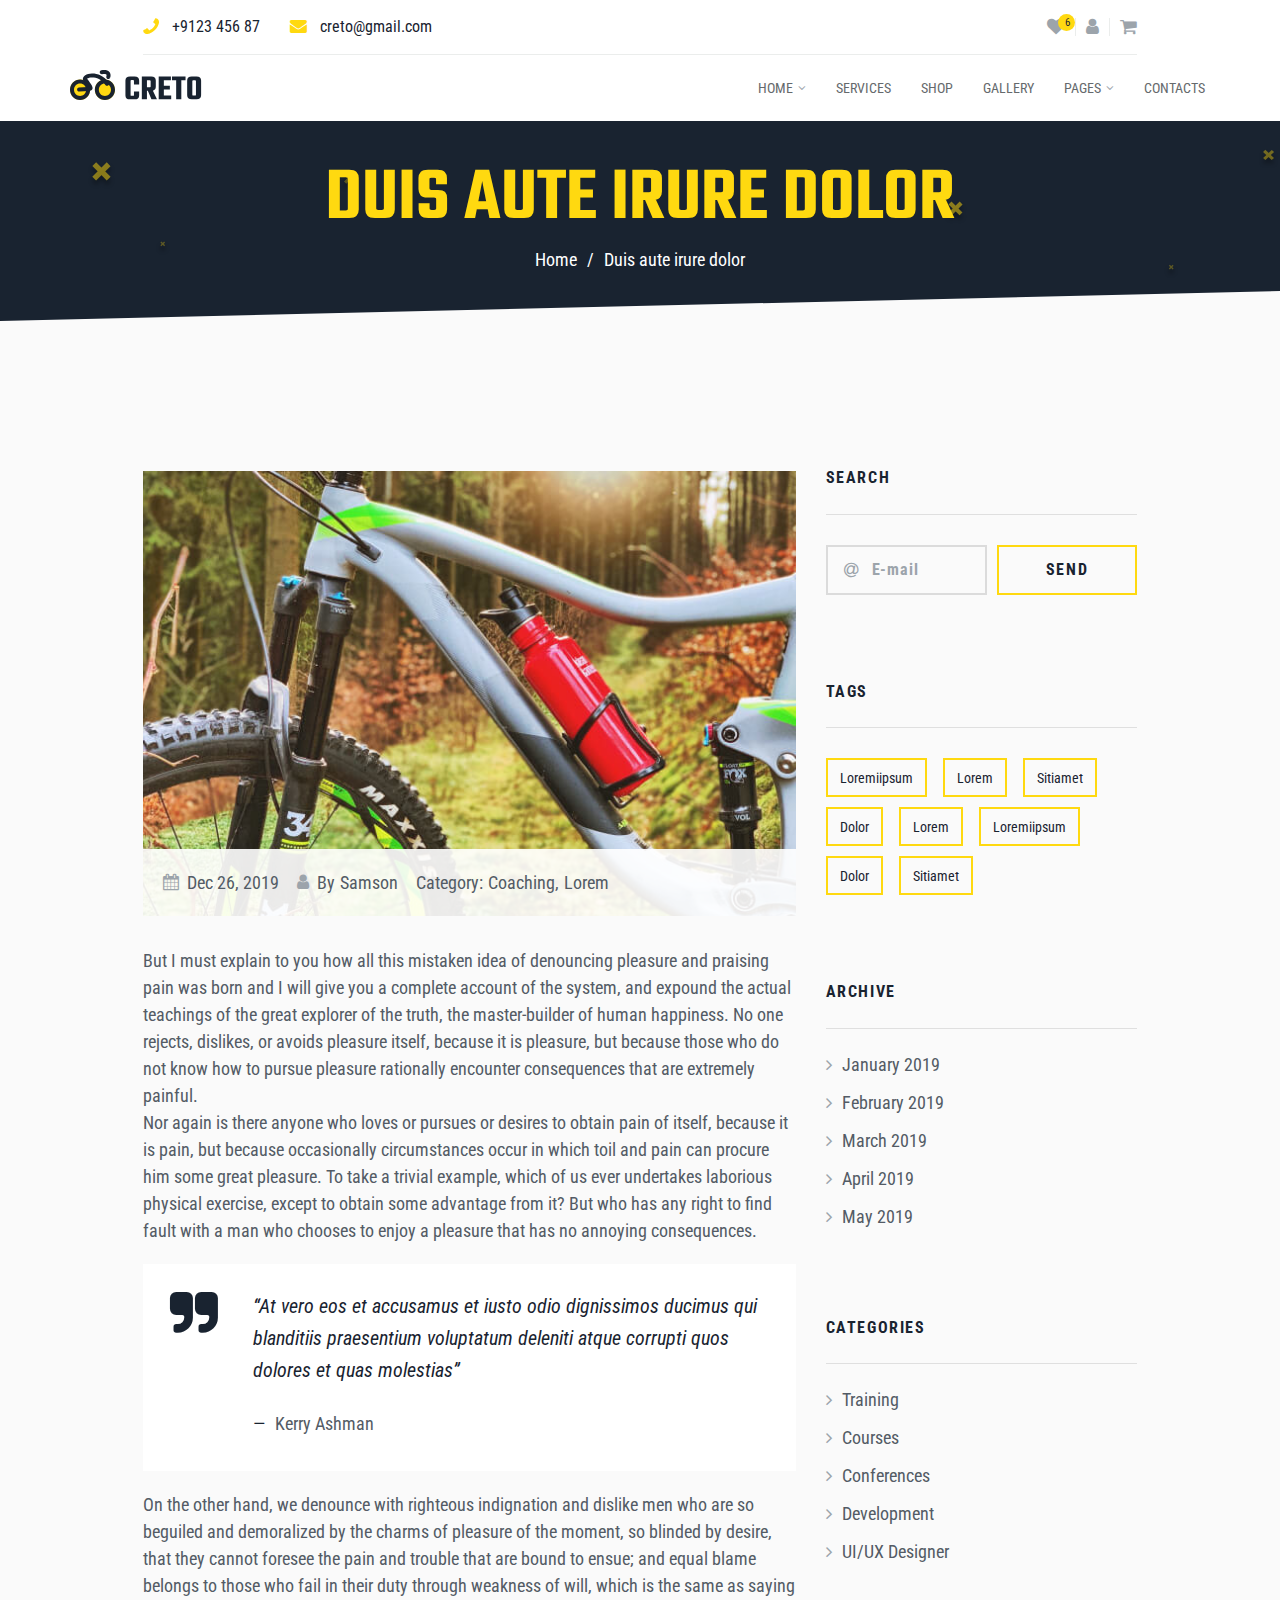
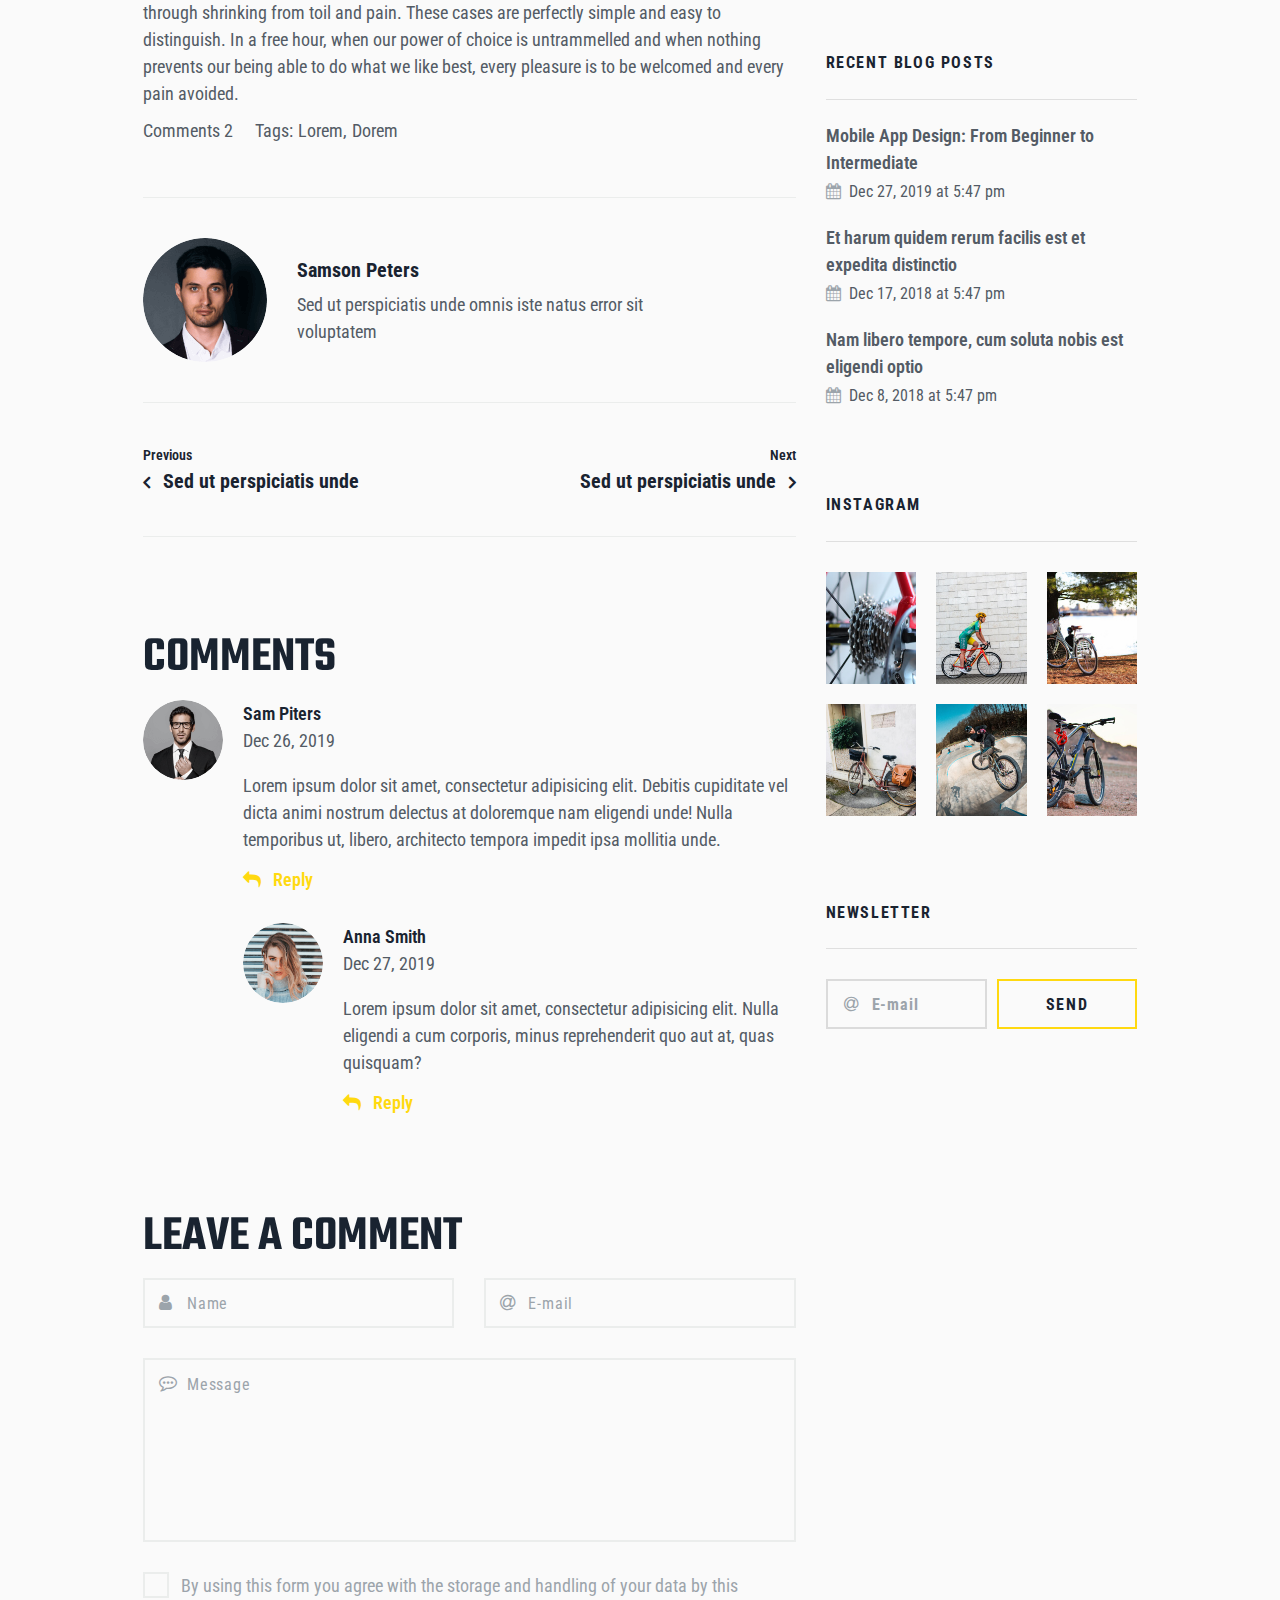
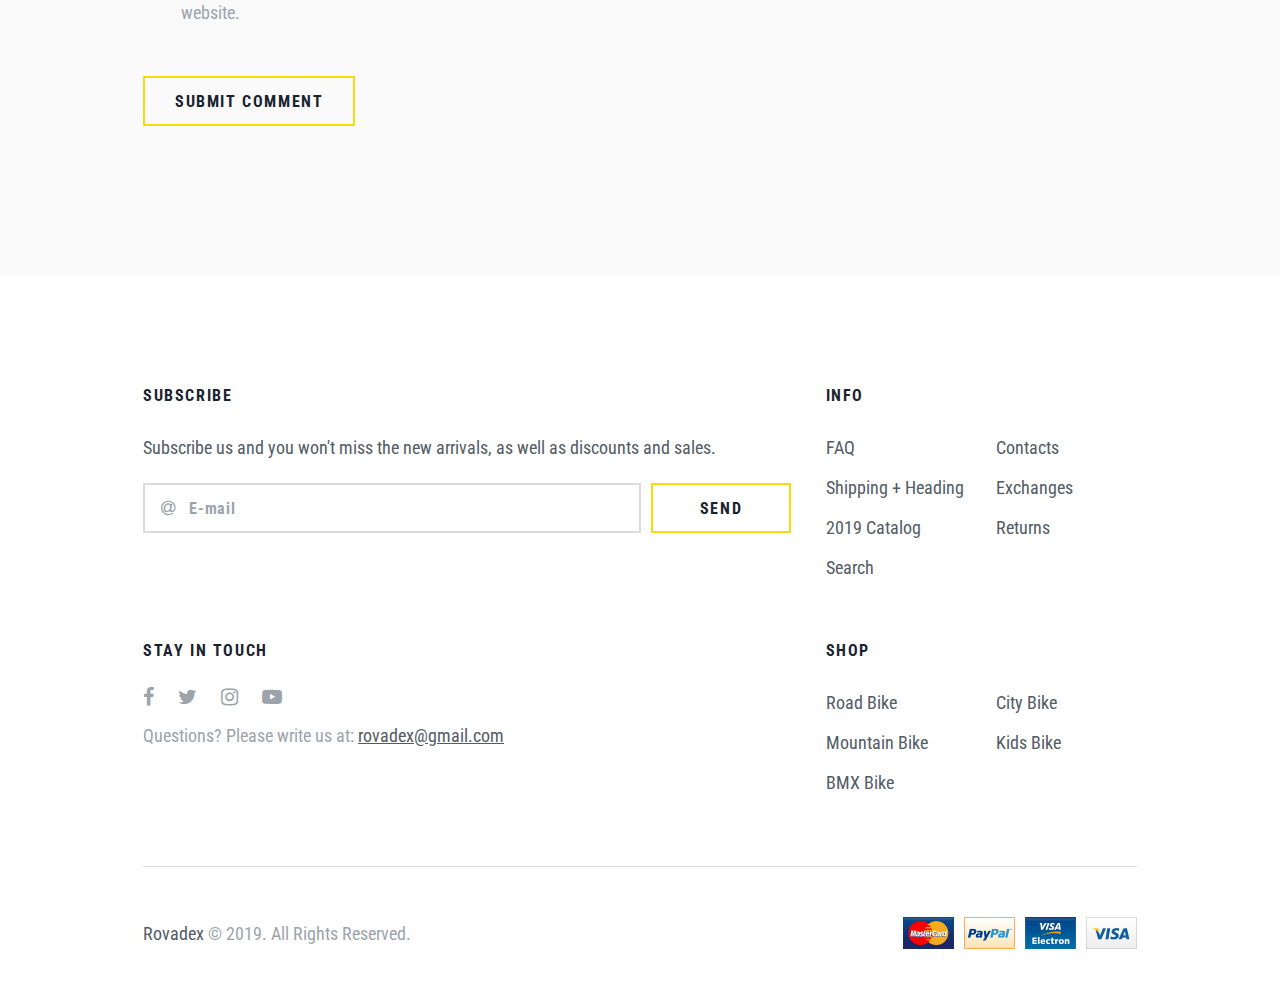
<file: single-news.html>
<!DOCTYPE html>
<html lang="zxx">

<!-- Mirrored from html.rovadex.com/html-creto/single-news.html by HTTrack Website Copier/3.x [XR&CO'2014], Tue, 05 Jul 2022 17:31:10 GMT -->
<head>
	<meta charset="UTF-8">
	<title>Creto - News</title>
	<!-- =================== META =================== -->
	<meta name="keywords" content="">
	<meta name="description" content="">
	<meta name="format-detection" content="telephone=no">
	<meta name="viewport" content="width=device-width, initial-scale=1, shrink-to-fit=no">
	<link rel="shortcut icon" href="assets/img/favicon.png">
	<!-- =================== STYLE =================== -->
	<link rel="stylesheet" href="assets/css/slick.min.css">
	<link rel="stylesheet" href="assets/css/bootstrap-grid.css">
	<link rel="stylesheet" href="assets/css/font-awesome.min.css">
	<link rel="stylesheet" href="assets/css/style.css">
</head>

<body id="home">
	<!--================ PRELOADER ================-->
	<div class="preloader-cover">
		<div class="preloader">
			<span></span>
			<span></span>
			<span></span>
			<span></span>
		</div>
	</div>
	<!--============== PRELOADER END ==============-->
	<!-- =================== HEADER =================== -->
	<header class="header">
		<a href="#" class="nav-btn">
			<span></span>
			<span></span>
			<span></span>
		</a>
		<div class="top-panel">
			<div class="container">
				<div class="top-panel-cover">
					<ul class="header-cont">
						<li><a href="tel:+912345687"><i class="fa fa-phone"></i>+9123 456 87</a></li>
						<li><a href="mailto:creto@gmail.com"><i class="fa fa-envelope" aria-hidden="true"></i>creto@gmail.com</a></li>
					</ul>
					<ul class="icon-right-list">
						<li><a class="header-like" href="#"><i class="fa fa-heart" aria-hidden="true"></i><span>6</span></a></li>
						<li><a class="header-user" href="#"><i class="fa fa-user" aria-hidden="true"></i></a></li>
						<li><a class="header-cart" href="#"><i class="fa fa-shopping-cart" aria-hidden="true"></i></a></li>
					</ul>
				</div>
			</div>
		</div>
		<div class="header-menu">
			<div class="container">
				<a href="index-2.html" class="logo"><img src="assets/img/logo.svg" alt="logo"></a>
				<nav class="nav-menu">
					<ul class="nav-list">
						<li class="dropdown">
							<a href="#">Home <i class="fa fa-angle-down" aria-hidden="true"></i></a>
							<ul>
								<li><a href="index-2.html">Home One</a></li>
								<li><a href="home-two.html">Home Two</a></li>
							</ul>
						</li>
						<li><a href="services.html">Services</a></li>
						<li><a href="shop.html">Shop</a></li>
						<li><a href="gallery.html">Gallery</a></li>
						<li class="dropdown">
							<a href="#">Pages <i class="fa fa-angle-down" aria-hidden="true"></i></a>
							<ul>
								<li><a href="about.html">About Us</a></li>
								<li class="active"><a href="news.html">News</a></li>
								<li><a href="404.html">Page error 404</a></li>
							</ul>
						</li>
						<li><a href="contacts.html">Contacts</a></li>
					</ul>
				</nav>
			</div>
		</div>
	</header>
	<!-- ================= HEADER END ================= -->
	
	<!-- ================ HEADER-TITLE ================ -->
	<section class="s-header-title">
		<div class="container">
			<h1>Duis aute irure dolor</h1>
			<ul class="breadcrambs">
				<li><a href="index-2.html">Home</a></li>
				<li>Duis aute irure dolor</li>
			</ul>
		</div>
	</section>
	<!-- ============== HEADER-TITLE END ============== -->

	<!--================ S-NEWS ================-->
	<section class="s-news s-single-blog">
		<div class="container">
			<div class="row">
				<div class="col-12 col-lg-8 blog-cover">
					<div class="post-item-cover">
						<div class="post-header">
							<div class="post-thumbnail">
								<a href="single-news.html">
									<img src="assets/img/blog-2.jpg" alt="img">
								</a>
							</div>
							<div class="meta">
								<span class="post-date"><i class="fa fa-calendar" aria-hidden="true"></i>Dec 26, 2019</span>
								<span class="post-by"><i class="fa fa-user" aria-hidden="true"></i>By <a href="#">Samson</a></span>
								<span class="post-category">Category: <a href="#">Coaching</a><a href="#">Lorem</a></span>
							</div>
						</div>
						<div class="post-content">
							<div class="text">
								<p>But I must explain to you how all this mistaken idea of denouncing pleasure and praising pain was born and I will give you a complete account of the system, and expound the actual teachings of the great explorer of the truth, the master-builder of human happiness. No one rejects, dislikes, or avoids pleasure itself, because it is pleasure, but because those who do not know how to pursue pleasure rationally encounter consequences that are extremely painful.</p>
								<p>Nor again is there anyone who loves or pursues or desires to obtain pain of itself, because it is pain, but because occasionally circumstances occur in which toil and pain can procure him some great pleasure. To take a trivial example, which of us ever undertakes laborious physical exercise, except to obtain some advantage from it? But who has any right to find fault with a man who chooses to enjoy a pleasure that has no annoying consequences.</p>
								<blockquote>
									<p>“At vero eos et accusamus et iusto odio dignissimos ducimus qui blanditiis praesentium voluptatum deleniti atque corrupti quos dolores et quas molestias”</p>
									<cite><a href="#">Kerry Ashman</a></cite>
								</blockquote>
								<p>On the other hand, we denounce with righteous indignation and dislike men who are so beguiled and demoralized by the charms of pleasure of the moment, so blinded by desire, that they cannot foresee the pain and trouble that are bound to ensue; and equal blame belongs to those who fail in their duty through weakness of will, which is the same as saying through shrinking from toil and pain. These cases are perfectly simple and easy to distinguish. In a free hour, when our power of choice is untrammelled and when nothing prevents our being able to do what we like best, every pleasure is to be welcomed and every pain avoided.</p>
							</div>
						</div>
						<div class="post-footer">
							<div class="meta">
								<span class="post-comment"><a href="#">Comments 2</a></span>
								<span class="post-tags">Tags: <a href="#">Lorem</a><a href="#">Dorem</a></span>
							</div>
						</div>
					</div>
					<!--=============== AUTOR-COVER ===============-->
					<div class="autor-cover">
						<img src="assets/img/autor-img.png" alt="img">
						<div class="autor-content">
							<div class="name">Samson Peters</div>
							<p>Sed ut perspiciatis unde omnis iste natus error sit voluptatem</p>
						</div>
					</div>
					<!--============= AUTOR-COVER END =============-->
					<!--================ NAVIGATION ================-->
					<div class="navigation">
						<a href="#" class="navigation-item navigation-left">
							<span>previous</span>
							<div class="title">Sed ut perspiciatis unde</div>
						</a>
						<a href="#" class="navigation-item navigation-right">
							<span>next</span>
							<div class="title">Sed ut perspiciatis unde</div>
						</a>
					</div>
					<!--============== NAVIGATION END ==============-->
					<div class="reviews">
						<h2 class="title">Comments</h2>
						<ul class="reviews-list">
							<li class="item">
								<div class="review-item">
									<div class="review-avatar"><img src="assets/img/testimonials-1.png" alt="img"></div>
									<div class="review-content">
										<div class="name">Sam Piters</div>
										<div class="date">Dec 26, 2019</div>
										<p class="review-comment">Lorem ipsum dolor sit amet, consectetur adipisicing elit. Debitis cupiditate vel dicta animi nostrum delectus at doloremque nam eligendi unde! Nulla temporibus ut, libero, architecto tempora impedit ipsa mollitia unde.</p>
										<a href="#" class="review-btn"><i class="fa fa-reply" aria-hidden="true"></i> Reply</a>
									</div>
								</div>
								<ul class="child">
									<li class="item">
										<div class="review-item">
											<div class="review-avatar"><img src="assets/img/testimonials-2.png" alt="img"></div>
											<div class="review-content">
												<div class="name">Anna Smith</div>
												<div class="date">Dec 27, 2019</div>
												<p class="review-comment">Lorem ipsum dolor sit amet, consectetur adipisicing elit. Nulla eligendi a cum corporis, minus reprehenderit quo aut at, quas quisquam?</p>
												<a href="#" class="review-btn"><i class="fa fa-reply" aria-hidden="true"></i> Reply</a>
											</div>
										</div>
									</li>
								</ul>
							</li>
						</ul>
						<div class="reviews-form">
							<h2 class="title">Leave a Comment</h2>
							<form action="https://html.rovadex.com/">
								<ul class="form-cover">
									<li class="inp-name"><input type="text" name="your-name" placeholder="Name"></li>
									<li class="inp-email"><input type="email" name="your-email" placeholder="E-mail"></li>
									<li class="inp-text"><textarea name="your-text" placeholder="Message"></textarea></li>
								</ul>
								<div class="checkbox-wrap">
									<div class="checkbox-cover">
										<input type="checkbox">
										<p>By using this form you agree with the storage and handling of your data by this website.</p>
									</div>
								</div>
								<div class="btn-form-cover">
									<button type="submit" class="btn"><span>submit comment</span></button>
								</div>
							</form>
						</div>
					</div>
				</div>
				<!--============== SIDEBAR ==============-->
				<div class="col-12 col-lg-4 sidebar">
					<a href="#" class="btn btn-sidebar"><span>Widgets</span></a>
					<ul class="widgets">
						<!--=========== WIDGET-SEARCH ===========-->
						<li class="widget widget-search">
							<h5 class="title">search</h5>
							<form class="search-form">
								<i class="fa fa-at" aria-hidden="true"></i>
								<input class="inp-form" type="email" name="search" placeholder="E-mail">
								<button type="submit" class="btn btn-form"><span>send</span></button>
							</form>
						</li>
						<!--========= WIDGET-SEARCH END =========-->
						<!--============ WIDGET-TAGS ============-->
						<li class="widget widget-tags">
							<h5 class="title">Tags</h5>
							<ul>
								<li><a href="#">Loremiipsum</a></li>
								<li><a href="#">Lorem</a></li>
								<li><a href="#">Sitiamet</a></li>
								<li><a href="#">Dolor</a></li>
								<li><a href="#">Lorem</a></li>
								<li><a href="#">Loremiipsum</a></li>
								<li><a href="#">Dolor</a></li>
								<li><a href="#">Sitiamet</a></li>
							</ul>
						</li>
						<!--========== WIDGET-TAGS END ==========-->
						<!--=========== WIDGET-ARHIVE ===========-->
						<li class="widget widget-archive">
							<h5 class="title">archive</h5>
							<ul>
								<li><a href="#">January 2019</a></li>
								<li><a href="#">February 2019</a></li>
								<li><a href="#">March 2019</a></li>
								<li><a href="#">April 2019</a></li>
								<li><a href="#">May 2019</a></li>
							</ul>
						</li>
						<!--========= WIDGET-ARHIVE END =========-->
						<!--========= WIDGET-CATEGORIES =========-->
						<li class="widget widget-categories">
							<h5 class="title">categories</h5>
							<ul>
								<li><a href="#">Training</a></li>
								<li><a href="#">Courses</a></li>
								<li><a href="#">Conferences</a></li>
								<li><a href="#">Development</a></li>
								<li><a href="#">UI/UX Designer</a></li>
							</ul>
						</li>
						<!--======= WIDGET-CATEGORIES END =======-->
						<!--======== WIDGET-RECENT-POSTS ========-->
						<li class="widget widget-recent-posts">
							<h5 class="title">recent blog posts</h5>
							<ul>
								<li>
									<a href="#">Mobile App Design: From Beginner to Intermediate</a>
									<div class="date"><i class="fa fa-calendar" aria-hidden="true"></i>Dec 27, 2019 at 5:47 pm</div>
								</li>
								<li>
									<a href="#">Et harum quidem rerum facilis est et expedita distinctio</a>
									<div class="date"><i class="fa fa-calendar" aria-hidden="true"></i>Dec 17, 2018 at 5:47 pm</div>
								</li>
								<li>
									<a href="#">Nam libero tempore, cum soluta nobis est eligendi optio</a>
									<div class="date"><i class="fa fa-calendar" aria-hidden="true"></i>Dec 8, 2018 at 5:47 pm</div>
								</li>
							</ul>
						</li>
						<!--====== WIDGET-RECENT-POSTS END ======-->
						<!--========== WIDGET-INSTAGRAM ==========-->
						<li class="widget widget-instagram">
							<h5 class="title">Instagram</h5>
							<ul>
								<li>
									<a href="#"><img src="assets/img/insta-widget-1.jpg" alt="img"></a>
								</li>
								<li>
									<a href="#"><img src="assets/img/insta-widget-2.jpg" alt="img"></a>
								</li>
								<li>
									<a href="#"><img src="assets/img/insta-widget-3.jpg" alt="img"></a>
								</li>
								<li>
									<a href="#"><img src="assets/img/insta-widget-4.jpg" alt="img"></a>
								</li>
								<li>
									<a href="#"><img src="assets/img/insta-widget-5.jpg" alt="img"></a>
								</li>
								<li>
									<a href="#"><img src="assets/img/insta-widget-6.jpg" alt="img"></a>
								</li>
							</ul>
						</li>
						<!--======== WIDGET-INSTAGRAM END ========-->
						<!--========== WIDGET-NEWSLETTER ==========-->
						<li class="widget widget-newsletter">
							<h5 class="title">newsletter</h5>
							<form class="subscribe-form">
								<i class="fa fa-at" aria-hidden="true"></i>
								<input class="inp-form" type="email" name="subscribe" placeholder="E-mail">
								<button type="submit" class="btn btn-form"><span>send</span></button>
							</form>
						</li>
						<!--======== WIDGET-NEWSLETTER END ========-->
					</ul>
				</div>
				<!--============ SIDEBAR END ============-->
			</div>
		</div>
	</section>
	<!--============== S-NEWS END ==============-->

	<!--==================== FOOTER ====================-->
	<footer>
		<div class="container">
			<div class="row footer-item-cover">
				<div class="footer-subscribe col-md-7 col-lg-8">
					<h6>subscribe</h6>
					<p>Subscribe us and you won't miss the new arrivals, as well as discounts and sales.</p>
					<form class="subscribe-form">
						<i class="fa fa-at" aria-hidden="true"></i>
						<input class="inp-form" type="email" name="subscribe" placeholder="E-mail">
						<button type="submit" class="btn btn-form"><span>send</span></button>
					</form>
				</div>
				<div class="footer-item col-md-5 col-lg-4">
					<h6>info</h6>
					<ul class="footer-list">
						<li><a href="shop.html">FAQ</a></li>
						<li><a href="shop.html">Contacts</a></li>
						<li><a href="shop.html">Shipping + Heading</a></li>
						<li><a href="shop.html">Exchanges</a></li>
						<li><a href="shop.html">2019 Catalog</a></li>
						<li><a href="shop.html">Returns</a></li>
						<li><a href="shop.html">Search</a></li>
					</ul>
				</div>
			</div>
			<div class="row footer-item-cover">
				<div class="footer-touch col-md-7 col-lg-8">
					<h6>stay in touch</h6>
					<ul class="footer-soc social-list">
						<li><a target="_blank" href="https://www.facebook.com/rovadex"><i class="fa fa-facebook" aria-hidden="true"></i></a></li>
						<li><a target="_blank" href="https://twitter.com/RovadexStudio"><i class="fa fa-twitter" aria-hidden="true"></i></a></li>
						<li><a target="_blank" href="https://www.instagram.com/rovadex"><i class="fa fa-instagram" aria-hidden="true"></i></a></li>
						<li><a target="_blank" href="https://www.youtube.com/"><i class="fa fa-youtube-play" aria-hidden="true"></i></a></li>
					</ul>
					<div class="footer-autor">Questions? Please write us at: <a href="mailto:rovadex@gmail.com">rovadex@gmail.com</a></div>
				</div>
				<div class="footer-item col-md-5 col-lg-4">
					<h6>shop</h6>
					<ul class="footer-list">
						<li><a href="shop.html">Road Bike</a></li>
						<li><a href="shop.html">City Bike</a></li>
						<li><a href="shop.html">Mountain Bike</a></li>
						<li><a href="shop.html">Kids Bike</a></li>
						<li><a href="shop.html">BMX Bike</a></li>
					</ul>
				</div>
			</div>
			<div class="footer-bottom">
				<div class="footer-copyright"><a target="_blank" href="https://rovadex.com/">Rovadex</a> © 2019. All Rights Reserved.</div>
				<ul class="footer-pay">
					<li><a href="#"><img src="assets/img/footer-pay-1.png" alt="img"></a></li>
					<li><a href="#"><img src="assets/img/footer-pay-2.png" alt="img"></a></li>
					<li><a href="#"><img src="assets/img/footer-pay-3.png" alt="img"></a></li>
					<li><a href="#"><img src="assets/img/footer-pay-4.png" alt="img"></a></li>
				</ul>
			</div>
		</div>
	</footer>
	<!--================== FOOTER END ==================-->

	<!--=================== TO TOP ===================-->
	<a class="to-top" href="#home">
		<i class="fa fa-angle-double-up" aria-hidden="true"></i>
	</a>
	<!--================= TO TOP END =================-->
	<!--=================== SCRIPT	===================-->
	<script src="assets/js/jquery-2.2.4.min.js"></script>
	<script src="assets/js/slick.min.js"></script>
	<script src="assets/js/scripts.js"></script>
</body>

<!-- Mirrored from html.rovadex.com/html-creto/single-news.html by HTTrack Website Copier/3.x [XR&CO'2014], Tue, 05 Jul 2022 17:31:10 GMT -->
</html>
</file>
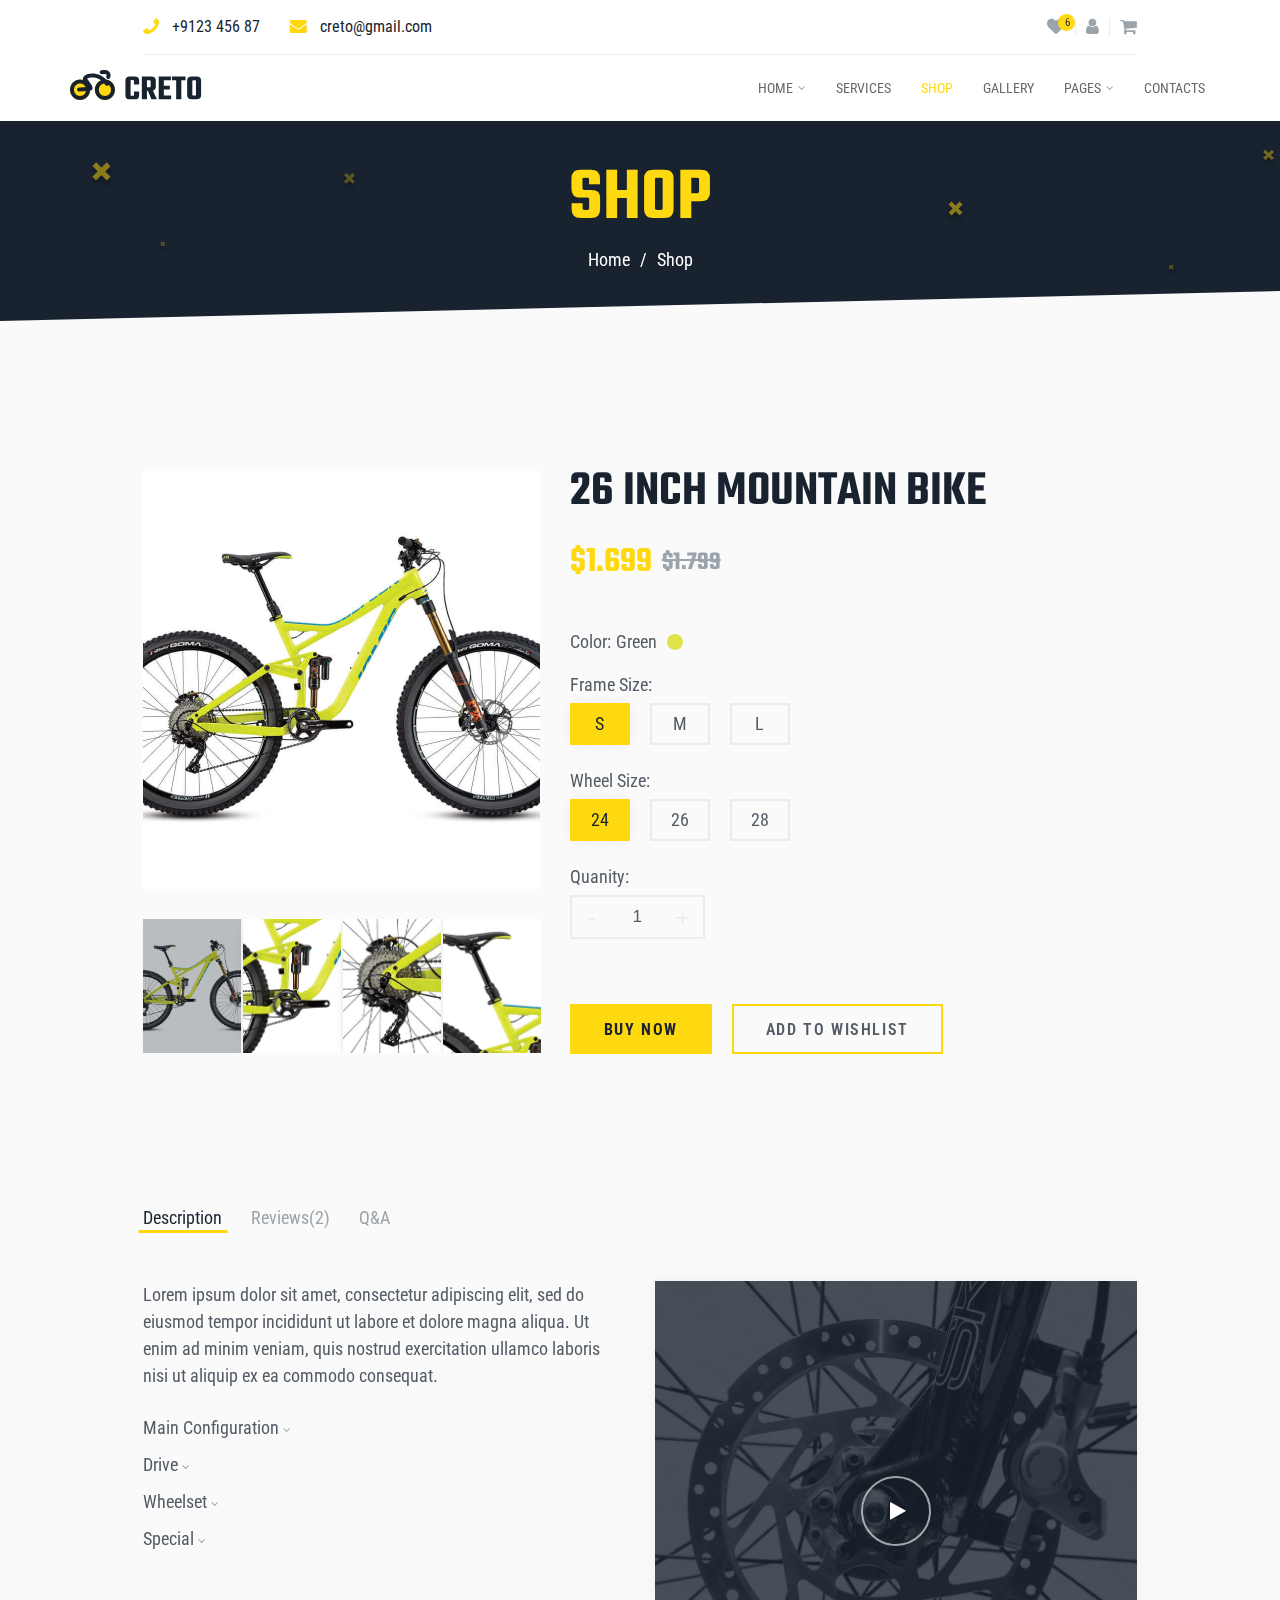
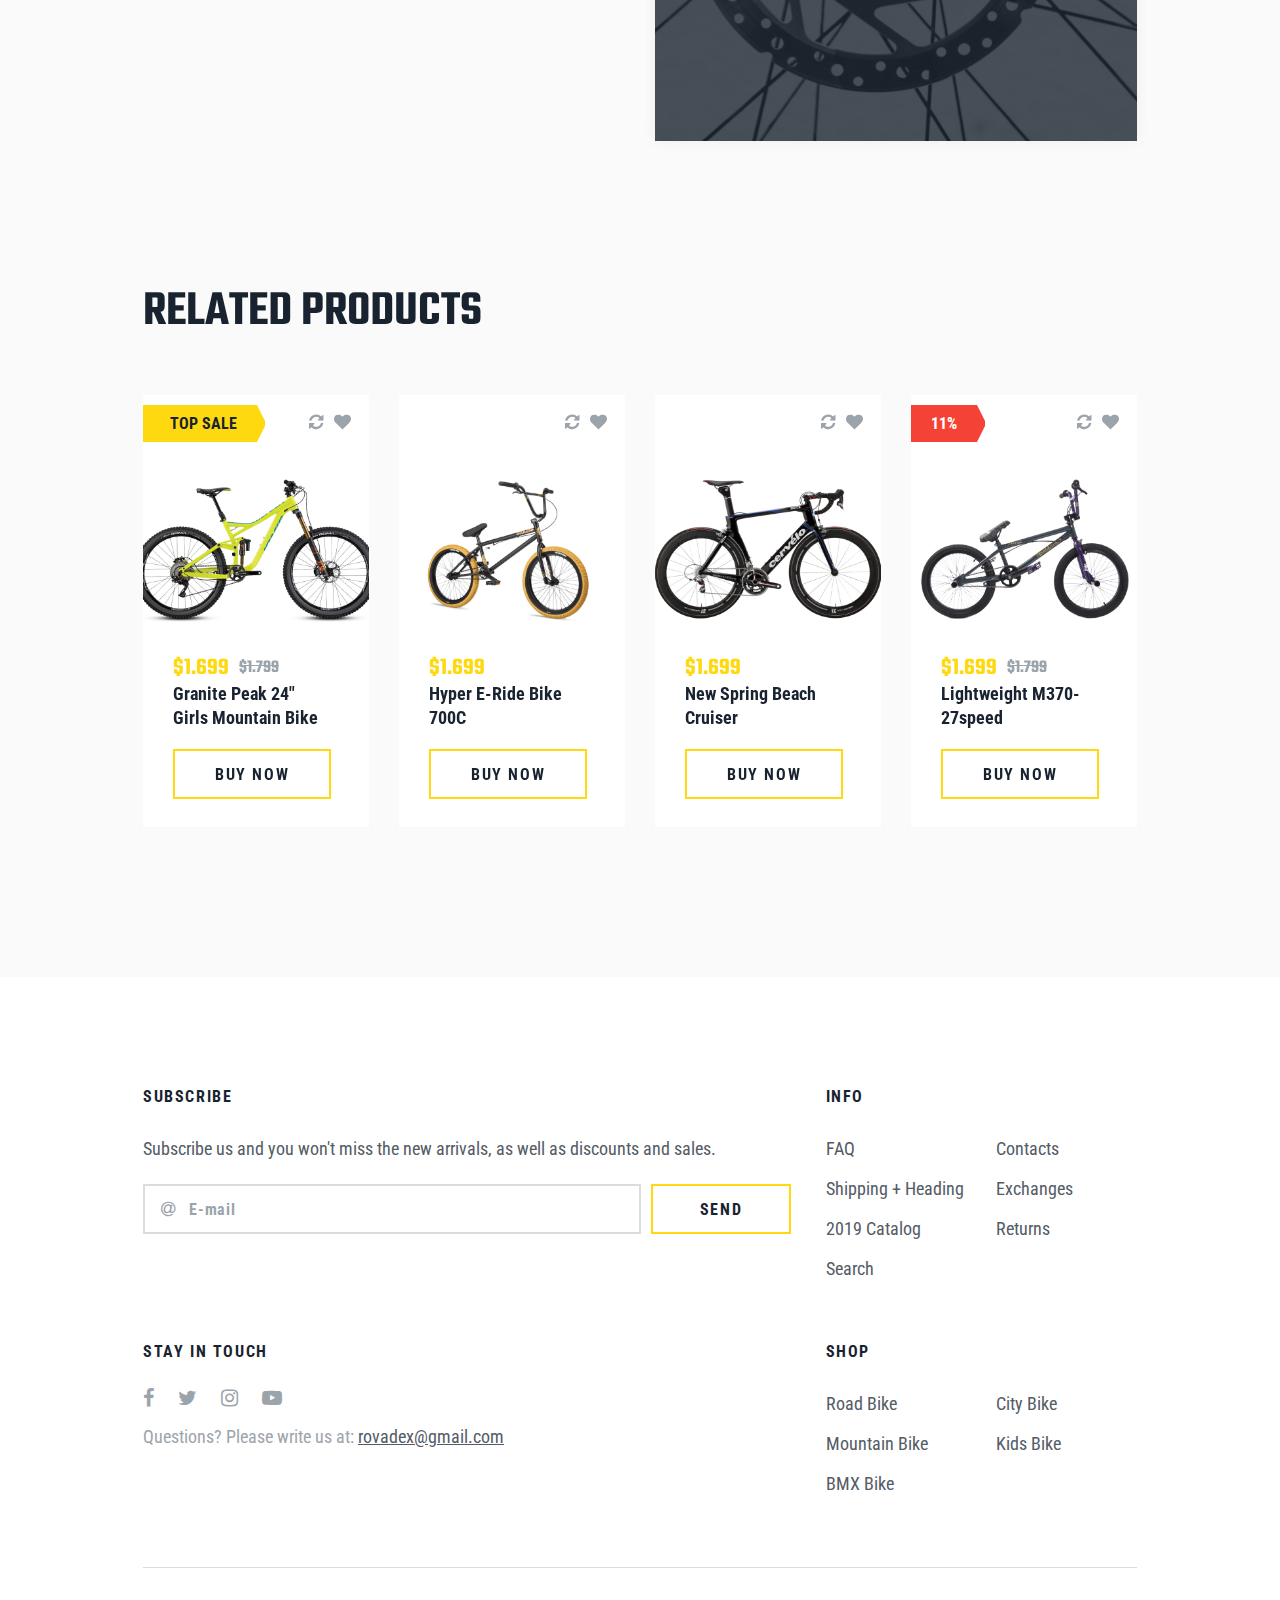
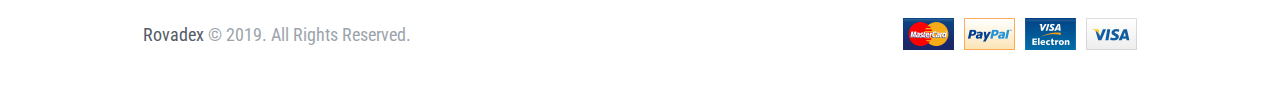
<file: single-shop.html>
<!DOCTYPE html>
<html lang="zxx">

<!-- Mirrored from html.rovadex.com/html-creto/single-shop.html by HTTrack Website Copier/3.x [XR&CO'2014], Tue, 05 Jul 2022 17:31:07 GMT -->
<head>
	<meta charset="UTF-8">
	<title>Creto - Shop</title>
	<!-- =================== META =================== -->
	<meta name="keywords" content="">
	<meta name="description" content="">
	<meta name="format-detection" content="telephone=no">
	<meta name="viewport" content="width=device-width, initial-scale=1, shrink-to-fit=no">
	<link rel="shortcut icon" href="assets/img/favicon.png">
	<!-- =================== STYLE =================== -->
	<link rel="stylesheet" href="assets/css/slick.min.css">
	<link rel="stylesheet" href="assets/css/bootstrap-grid.css">
	<link rel="stylesheet" href="assets/css/font-awesome.min.css">
	<link rel="stylesheet" href="assets/css/jquery-ui.css">
	<link rel="stylesheet" href="assets/css/nice-select.css">
	<link rel="stylesheet" href="assets/css/jquery.fancybox.css">
	<link rel="stylesheet" href="assets/css/style.css">
</head>

<body id="home">
	<!--================ PRELOADER ================-->
	<div class="preloader-cover">
		<div class="preloader">
			<span></span>
			<span></span>
			<span></span>
			<span></span>
		</div>
	</div>
	<!--============== PRELOADER END ==============-->
	<!-- ================= HEADER ================= -->
	<header class="header">
		<a href="#" class="nav-btn">
			<span></span>
			<span></span>
			<span></span>
		</a>
		<div class="top-panel">
			<div class="container">
				<div class="top-panel-cover">
					<ul class="header-cont">
						<li><a href="tel:+912345687"><i class="fa fa-phone"></i>+9123 456 87</a></li>
						<li><a href="mailto:creto@gmail.com"><i class="fa fa-envelope" aria-hidden="true"></i>creto@gmail.com</a></li>
					</ul>
					<ul class="icon-right-list">
						<li><a class="header-like" href="#"><i class="fa fa-heart" aria-hidden="true"></i><span>6</span></a></li>
						<li><a class="header-user" href="#"><i class="fa fa-user" aria-hidden="true"></i></a></li>
						<li><a class="header-cart" href="#"><i class="fa fa-shopping-cart" aria-hidden="true"></i></a></li>
					</ul>
				</div>
			</div>
		</div>
		<div class="header-menu">
			<div class="container">
				<a href="index-2.html" class="logo"><img src="assets/img/logo.svg" alt="logo"></a>
				<nav class="nav-menu">
					<ul class="nav-list">
						<li class="dropdown">
							<a href="#">Home <i class="fa fa-angle-down" aria-hidden="true"></i></a>
							<ul>
								<li><a href="index-2.html">Home One</a></li>
								<li><a href="home-two.html">Home Two</a></li>
							</ul>
						</li>
						<li><a href="services.html">Services</a></li>
						<li class="active"><a href="shop.html">Shop</a></li>
						<li><a href="gallery.html">Gallery</a></li>
						<li class="dropdown">
							<a href="#">Pages <i class="fa fa-angle-down" aria-hidden="true"></i></a>
							<ul>
								<li><a href="about.html">About Us</a></li>
								<li><a href="news.html">News</a></li>
								<li><a href="404.html">Page error 404</a></li>
							</ul>
						</li>
						<li><a href="contacts.html">Contacts</a></li>
					</ul>
				</nav>
			</div>
		</div>
	</header>
	<!-- =============== HEADER END =============== -->
	
	<!-- ================ HEADER-TITLE ================ -->
	<section class="s-header-title">
		<div class="container">
			<h1>Shop</h1>
			<ul class="breadcrambs">
				<li><a href="index-2.html">Home</a></li>
				<li>Shop</li>
			</ul>
		</div>
	</section>
	<!-- ============== HEADER-TITLE END ============== -->

	<!-- ============== S-SINGLE-PRODUCT ============== -->
	<section class="s-single-product">
		<div class="container">
			<div class="row">
				<div class="col-12 col-md-5">
					<!--===== SLIDER-SINGLE-FOR =====-->
					<div class="slider-single-for">
						<div class="slide-single-for">
							<a href="assets/img/single-slider-1.jpg" class="single-for-img" data-fancybox="prod1">
								<img src="assets/img/single-slider-1.jpg" alt="img">
							</a>
						</div>
						<div class="slide-single-for">
							<a href="assets/img/single-slider-2.jpg" class="single-for-img" data-fancybox="prod1">
								<img src="assets/img/single-slider-2.jpg" alt="img">
							</a>
						</div>
						<div class="slide-single-for">
							<a href="assets/img/single-slider-3.jpg" class="single-for-img" data-fancybox="prod1">
								<img src="assets/img/single-slider-3.jpg" alt="img">
							</a>
						</div>
						<div class="slide-single-for">
							<a href="assets/img/single-slider-4.jpg" class="single-for-img" data-fancybox="prod1">
								<img src="assets/img/single-slider-4.jpg" alt="img">
							</a>
						</div>
					</div>
					<!--=== SLIDER-SINGLE-FOR END ===-->
					<!--===== SLIDER-SINGLE-NAV =====-->
					<div class="slider-single-nav">
						<div class="slide-single-nav">
							<div class="single-nav-img">
								<img src="assets/img/single-slider-1.jpg" alt="img">
							</div>
						</div>
						<div class="slide-single-nav">
							<div class="single-nav-img">
								<img src="assets/img/single-slider-2.jpg" alt="img">
							</div>
						</div>
						<div class="slide-single-nav">
							<div class="single-nav-img">
								<img src="assets/img/single-slider-3.jpg" alt="img">
							</div>
						</div>
						<div class="slide-single-nav">
							<div class="single-nav-img">
								<img src="assets/img/single-slider-4.jpg" alt="img">
							</div>
						</div>
					</div>
					<!--=== SLIDER-SINGLE-NAV END ===-->
				</div>
				<div class="col-12 col-md-7 single-shop-left">
					<h2 class="title">26 inch mountain bike</h2>
					<div class="single-price">
						<div class="new-price">$1.699</div>
						<div class="old-price">$1.799</div>
					</div>
					<div class="single-color">
						<label>color:</label>
						<span class="name-color">green</span>
						<span class="color" style="background-color: #e0e44a;"></span>
					</div>
					<div class="frame-size">
						<label>frame size:</label>
						<ul>
							<li class="active">S</li>
							<li>M</li>
							<li>L</li>
						</ul>
					</div>
					<div class="wheel-size">
						<label>wheel size:</label>
						<ul>
							<li class="active">24</li>
							<li>26</li>
							<li>28</li>
						</ul>
					</div>
					<div class="single-quanity">
						<label>quanity:</label>
						<input id="quanity" name="value" value="1">
					</div>
					<div class="single-btn-cover">
						<a href="#" class="btn btn-buy-now"><span>buy now</span></a>
						<a href="#" class="btn btn-wishlist"><span>add to wishlist</span></a>
					</div>
				</div>
			</div>
		</div>
	</section>
	<!-- ============ S-SINGLE-PRODUCT END ============ -->

	<!--=============== SINGLE-SHOP-TABS ===============-->
	<section class="single-shop-tabs">
		<div class="container">
			<div class="tab-wrap">
				<ul class="tab-nav product-tabs">
					<li class="item" rel="tab1"><span>Description</span></li>
					<li class="item" rel="tab2"><span>Reviews(2)</span></li>
					<li class="item" rel="tab3"><span>Q&A</span></li>
				</ul>
				<div class="tabs-content">
					<div class="tab tab1">
						<div class="row">
							<div class="col-lg-6">
								<p>Lorem ipsum dolor sit amet, consectetur adipiscing elit, sed do eiusmod tempor incididunt ut labore et dolore magna aliqua. Ut enim ad minim veniam, quis nostrud exercitation ullamco laboris nisi ut aliquip ex ea commodo consequat.</p>
								<ul class="description-toggle">
									<li>
										<span class="title">main configuration <i class="fa fa-angle-down" aria-hidden="true"></i></span>
										<ul class="description-toggle-info">
											<li>Frame Size: <span>26</span></li>
											<li>Class: <span>City</span></li>
											<li>Number of speeds <span>7</span></li>
											<li>Type: <span>Rigid</span></li>
											<li>Country registration: <span>USA</span></li>
										</ul>
									</li>
									<li>
										<span class="title">Drive <i class="fa fa-angle-down" aria-hidden="true"></i></span>
										<ul class="description-toggle-info">
											<li>Frame Size: <span>26</span></li>
											<li>Class: <span>City</span></li>
											<li>Number of speeds <span>7</span></li>
											<li>Type: <span>Rigid</span></li>
											<li>Country registration: <span>USA</span></li>
										</ul>
									</li>
									<li>
										<span class="title">Wheelset <i class="fa fa-angle-down" aria-hidden="true"></i></span>
										<ul class="description-toggle-info">
											<li>Frame Size: <span>26</span></li>
											<li>Class: <span>City</span></li>
											<li>Number of speeds <span>7</span></li>
											<li>Type: <span>Rigid</span></li>
											<li>Country registration: <span>USA</span></li>
										</ul>
									</li>
									<li>
										<span class="title">Special <i class="fa fa-angle-down" aria-hidden="true"></i></span>
										<ul class="description-toggle-info">
											<li>Frame Size: <span>26</span></li>
											<li>Class: <span>City</span></li>
											<li>Number of speeds <span>7</span></li>
											<li>Type: <span>Rigid</span></li>
											<li>Country registration: <span>USA</span></li>
										</ul>
									</li>
								</ul>
							</div>
							<div class="col-lg-6">
								<div class="single-video">
									<a href="#" class="popup-open play_video btn-video" rel="action1" style="background-image: url(assets/img/video-bg.jpg);"><i class="fa fa-play" aria-hidden="true"></i></a>
								</div>
							</div>
						</div>
					</div>
					<div class="tab tab2">
						<ul class="reviews-list">
							<li class="item">
								<div class="review-item">
									<div class="review-avatar"><img src="assets/img/testimonials-1.png" alt="img"></div>
									<div class="review-content">
										<div class="name">Sam Piters</div>
										<div class="date">Dec 26, 2019</div>
										<p class="review-comment">Lorem ipsum dolor sit amet, consectetur adipisicing elit. Debitis cupiditate vel dicta animi nostrum delectus at doloremque nam eligendi unde! Nulla temporibus ut, libero, architecto tempora impedit ipsa mollitia unde.</p>
										<a href="#" class="review-btn"><i class="fa fa-reply" aria-hidden="true"></i> Reply</a>
									</div>
								</div>
								<ul class="child">
									<li class="item">
										<div class="review-item">
											<div class="review-avatar"><img src="assets/img/testimonials-2.png" alt="img"></div>
											<div class="review-content">
												<div class="name">Anna Smith</div>
												<div class="date">Dec 27, 2019</div>
												<p class="review-comment">Lorem ipsum dolor sit amet, consectetur adipisicing elit. Nulla eligendi a cum corporis, minus reprehenderit quo aut at, quas quisquam?</p>
												<a href="#" class="review-btn"><i class="fa fa-reply" aria-hidden="true"></i> Reply</a>
											</div>
										</div>
									</li>
								</ul>
							</li>
						</ul>
						<div class="reviews-form">
							<h3 class="title">Leave a Comment</h3>
							<form action="https://html.rovadex.com/">
								<ul class="form-cover">
									<li class="inp-name"><input type="text" name="your-name" placeholder="Name"></li>
									<li class="inp-email"><input type="email" name="your-email" placeholder="E-mail"></li>
									<li class="inp-text"><textarea name="your-text" placeholder="Message"></textarea></li>
								</ul>
								<div class="checkbox-wrap">
									<div class="checkbox-cover">
										<input type="checkbox">
										<p>By using this form you agree with the storage and handling of your data by this website.</p>
									</div>
								</div>
								<div class="btn-form-cover">
									<button type="submit" class="btn"><span>submit comment</span></button>
								</div>
							</form>
						</div>
					</div>
					<div class="tab tab3">
						<div class="faq-item">
							<h5 class="title"><span>I already own a bike. Why do I need bike share?</span></h5>
							<p>The power of enabling one-way trips rather than a forced round trip due to having a personal vehicle is transformative. Bike share opens up mobility options that weren’t previously convenient and makes public transit more viable. It also enables greater access to multi-modal trips where you may use bike share for the first part of your trip, but may take the trolley, a car service or even catch a ride with a friend on the way home.</p>
						</div>
						<div class="faq-item">
							<h5 class="title"><span>Tell me about the bikes.</span></h5>
							<p>Our smart-bikes from Social Bicycles (SoBi) have brains! This sets them apart from other bike-share systems. On the back of the bike is a GPS-enabled, solar-powered panel with an on-board lock.</p>
							<p>With this panel, you can check out the bike, unlock and lock it, put it on hold and report a problem. It will even let you know how many miles you rode and how many calories you burned by logging into your Social Bicycles account.</p>
							<p>One of our favorite features on our bikes is the chainless shaft drive. You won’t have to worry about your pants getting caught or getting greasy! They also have nifty extras like 3 speeds, an adjustable seat post, front and rear lights that illuminate automatically, a large, full-sized basket, puncture resistant tires and a bell (just above the left hand grip – give it a turn!).</p>
						</div>
						<div class="faq-item">
							<h5 class="title"><span>What are Coast Hub Stations and Park and Go racks?</span></h5>
							<p>A Coast Hub station is where you go to find, check out and return a bike. It’s equipped with bikes and racks that the bikes are locked to.</p>
							<p>Locking outside of a station will incur a $3 convenience fee. You’ll also see designated Park and Go racks at businesses around town. This is free Coast parking, so feel free to park here as well!</p>
						</div>
					</div>
				</div>
			</div>
		</div>
	</section>
	<!--============= SINGLE-SHOP-TABS END =============-->

	<!--=============== RELATED PRODUCTS ===============-->
	<section class="s-related-products">
		<div class="container">
			<h2 class="title">Related Products</h2>
			<div class="row product-cover">
				<div class="col-sm-6 col-lg-3">
					<div class="product-item">
						<span class="top-sale">top sale</span>
						<ul class="product-icon-top">
							<li><a href="#"><i class="fa fa-refresh" aria-hidden="true"></i></a></li>
							<li><a href="#"><i class="fa fa-heart" aria-hidden="true"></i></a></li>
						</ul>
						<a href="single-shop.html" class="product-img"><img src="assets/img/prod-1.png" alt="product"></a>
						<div class="product-item-cover">
							<div class="price-cover">
								<div class="new-price">$1.699</div>
								<div class="old-price">$1.799</div>
							</div>
							<h6 class="prod-title"><a href="single-shop.html">Granite Peak 24" <br>Girls Mountain Bike</a></h6>
							<a href="single-shop.html" class="btn"><span>buy now</span></a>
						</div>
						<div class="prod-info">
							<ul class="prod-list">
								<li>Frame Size: <span>17</span></li>
								<li>Class: <span>City</span></li>
								<li>Number of speeds: <span>7</span></li>
								<li>Type: <span>Rigid</span></li>
								<li>Country registration: <span>USA</span></li>
							</ul>
						</div>
					</div>
				</div>
				<div class="col-sm-6 col-lg-3">
					<div class="product-item">
						<ul class="product-icon-top">
							<li><a href="#"><i class="fa fa-refresh" aria-hidden="true"></i></a></li>
							<li><a href="#"><i class="fa fa-heart" aria-hidden="true"></i></a></li>
						</ul>
						<a href="single-shop.html" class="product-img"><img src="assets/img/prod-2.png" alt="product"></a>
						<div class="product-item-cover">
							<div class="price-cover">
								<div class="new-price">$1.699</div>
							</div>
							<h6 class="prod-title"><a href="single-shop.html">Hyper E-Ride Bike 700C <br>20+ Mile Range</a></h6>
							<a href="single-shop.html" class="btn"><span>buy now</span></a>
						</div>
						<div class="prod-info">
							<ul class="prod-list">
								<li>Frame Size: <span>17</span></li>
								<li>Class: <span>City</span></li>
								<li>Number of speeds: <span>7</span></li>
								<li>Type: <span>Rigid</span></li>
								<li>Country registration: <span>USA</span></li>
							</ul>
						</div>
					</div>
				</div>
				<div class="col-sm-6 col-lg-3">
					<div class="product-item">
						<ul class="product-icon-top">
							<li><a href="#"><i class="fa fa-refresh" aria-hidden="true"></i></a></li>
							<li><a href="#"><i class="fa fa-heart" aria-hidden="true"></i></a></li>
						</ul>
						<a href="single-shop.html" class="product-img"><img src="assets/img/prod-4.png" alt="product"></a>
						<div class="product-item-cover">
							<div class="price-cover">
								<div class="new-price">$1.699</div>
							</div>
							<h6 class="prod-title"><a href="single-shop.html">New Spring Beach Cruiser <br>Bicycle Chrome</a></h6>
							<a href="single-shop.html" class="btn"><span>buy now</span></a>
						</div>
						<div class="prod-info">
							<ul class="prod-list">
								<li>Frame Size: <span>17</span></li>
								<li>Class: <span>City</span></li>
								<li>Number of speeds: <span>7</span></li>
								<li>Type: <span>Rigid</span></li>
								<li>Country registration: <span>USA</span></li>
							</ul>
						</div>
					</div>
				</div>
				<div class="col-sm-6 col-lg-3">
					<div class="product-item">
						<span class="sale">11%</span>
						<ul class="product-icon-top">
							<li><a href="#"><i class="fa fa-refresh" aria-hidden="true"></i></a></li>
							<li><a href="#"><i class="fa fa-heart" aria-hidden="true"></i></a></li>
						</ul>
						<a href="single-shop.html" class="product-img"><img src="assets/img/prod-3.png" alt="product"></a>
						<div class="product-item-cover">
							<div class="price-cover">
								<div class="new-price">$1.699</div>
								<div class="old-price">$1.799</div>
							</div>
							<h6 class="prod-title"><a href="single-shop.html">Lightweight M370-27speed <br>Aluminum Alloy Mantis</a></h6>
							<a href="single-shop.html" class="btn"><span>buy now</span></a>
						</div>
						<div class="prod-info">
							<ul class="prod-list">
								<li>Frame Size: <span>17</span></li>
								<li>Class: <span>City</span></li>
								<li>Number of speeds: <span>7</span></li>
								<li>Type: <span>Rigid</span></li>
								<li>Country registration: <span>USA</span></li>
							</ul>
						</div>
					</div>
				</div>
			</div>
		</div>
	</section>
	<!--============= RELATED PRODUCTS END =============-->

	<!--==================== FOOTER ====================-->
	<footer>
		<div class="container">
			<div class="row footer-item-cover">
				<div class="footer-subscribe col-md-7 col-lg-8">
					<h6>subscribe</h6>
					<p>Subscribe us and you won't miss the new arrivals, as well as discounts and sales.</p>
					<form class="subscribe-form">
						<i class="fa fa-at" aria-hidden="true"></i>
						<input class="inp-form" type="email" name="subscribe" placeholder="E-mail">
						<button type="submit" class="btn btn-form"><span>send</span></button>
					</form>
				</div>
				<div class="footer-item col-md-5 col-lg-4">
					<h6>info</h6>
					<ul class="footer-list">
						<li><a href="shop.html">FAQ</a></li>
						<li><a href="shop.html">Contacts</a></li>
						<li><a href="shop.html">Shipping + Heading</a></li>
						<li><a href="shop.html">Exchanges</a></li>
						<li><a href="shop.html">2019 Catalog</a></li>
						<li><a href="shop.html">Returns</a></li>
						<li><a href="shop.html">Search</a></li>
					</ul>
				</div>
			</div>
			<div class="row footer-item-cover">
				<div class="footer-touch col-md-7 col-lg-8">
					<h6>stay in touch</h6>
					<ul class="footer-soc social-list">
						<li><a target="_blank" href="https://www.facebook.com/rovadex"><i class="fa fa-facebook" aria-hidden="true"></i></a></li>
						<li><a target="_blank" href="https://twitter.com/RovadexStudio"><i class="fa fa-twitter" aria-hidden="true"></i></a></li>
						<li><a target="_blank" href="https://www.instagram.com/rovadex"><i class="fa fa-instagram" aria-hidden="true"></i></a></li>
						<li><a target="_blank" href="https://www.youtube.com/"><i class="fa fa-youtube-play" aria-hidden="true"></i></a></li>
					</ul>
					<div class="footer-autor">Questions? Please write us at: <a href="mailto:rovadex@gmail.com">rovadex@gmail.com</a></div>
				</div>
				<div class="footer-item col-md-5 col-lg-4">
					<h6>shop</h6>
					<ul class="footer-list">
						<li><a href="shop.html">Road Bike</a></li>
						<li><a href="shop.html">City Bike</a></li>
						<li><a href="shop.html">Mountain Bike</a></li>
						<li><a href="shop.html">Kids Bike</a></li>
						<li><a href="shop.html">BMX Bike</a></li>
					</ul>
				</div>
			</div>
			<div class="footer-bottom">
				<div class="footer-copyright"><a target="_blank" href="https://rovadex.com/">Rovadex</a> © 2019. All Rights Reserved.</div>
				<ul class="footer-pay">
					<li><a href="#"><img src="assets/img/footer-pay-1.png" alt="img"></a></li>
					<li><a href="#"><img src="assets/img/footer-pay-2.png" alt="img"></a></li>
					<li><a href="#"><img src="assets/img/footer-pay-3.png" alt="img"></a></li>
					<li><a href="#"><img src="assets/img/footer-pay-4.png" alt="img"></a></li>
				</ul>
			</div>
		</div>
	</footer>
	<!--================== FOOTER END ==================-->

	<!--===================== TO TOP =====================-->
	<a class="to-top" href="#home">
		<i class="fa fa-angle-double-up" aria-hidden="true"></i>
	</a>
	<!--=================== TO TOP END ===================-->


	<!--=================== POPUP VIDEO ===================-->
	<div class="overlay close_vid"></div>
	<div class="popup popup-action1 popup-wideo">
		<div class="popup-close close_vid"></div>
		<div class="popup-video">
			<iframe src="https://www.youtube.com/embed/XHOmBV4js_E?enablejsapi=1&amp;rel=0&amp;showinfo=0;" allowfullscreen  id="video-modal"></iframe>
		</div>
	</div>
	<!--================ POPUP VIDEO END ================-->
	<!--=================== SCRIPT	===================-->
	<script src="assets/js/jquery-2.2.4.min.js"></script>
	<script src="assets/js/slick.min.js"></script>
	<script src="assets/js/jquery-ui.js"></script>
	<script src="assets/js/jquery.nice-select.js"></script>
	<script src="assets/js/jquery.fancybox.js"></script>
	<script src="assets/js/scripts.js"></script>
</body>

<!-- Mirrored from html.rovadex.com/html-creto/single-shop.html by HTTrack Website Copier/3.x [XR&CO'2014], Tue, 05 Jul 2022 17:31:09 GMT -->
</html>
</file>
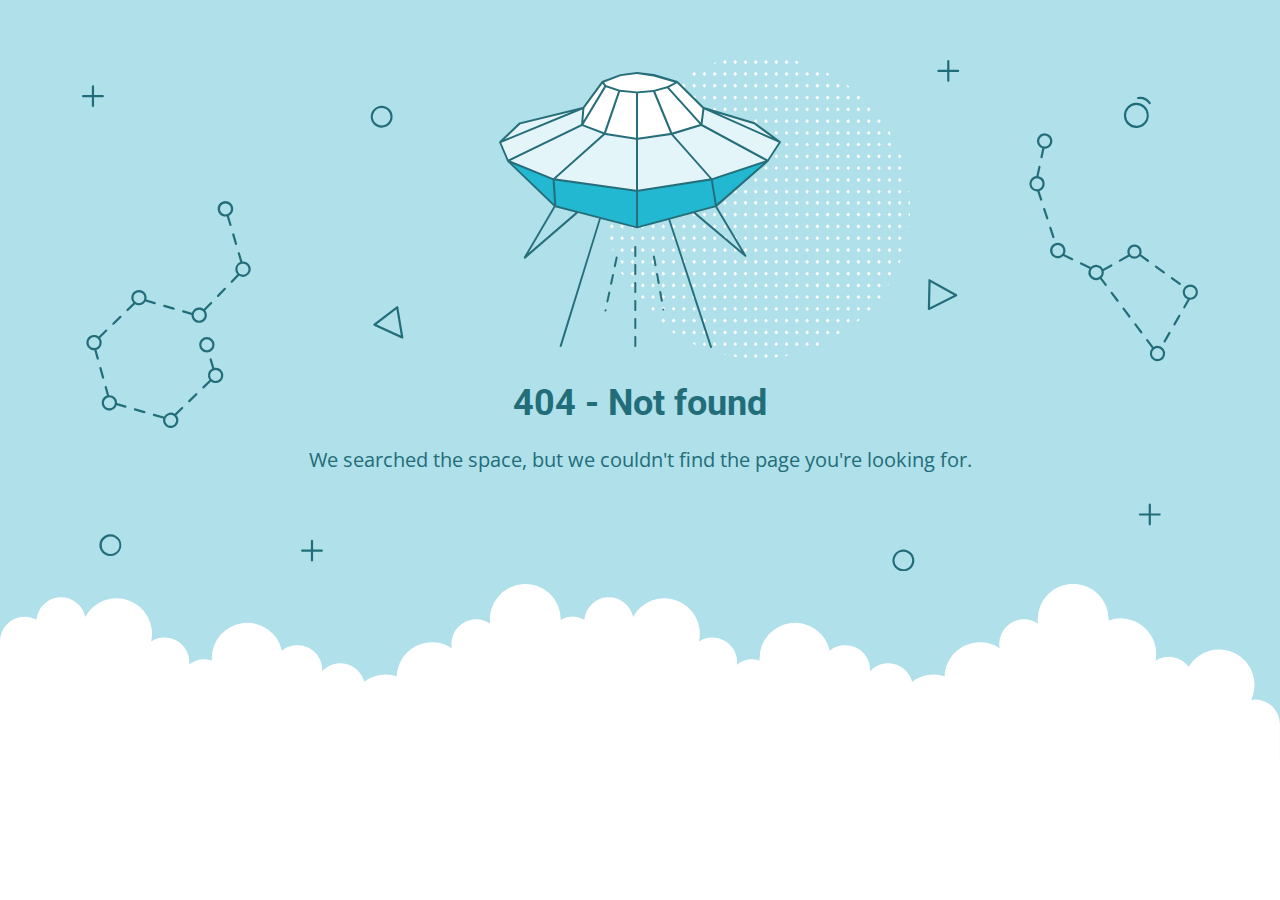
<file: assets/img/ui-icons_444444_256x240.html>
<!DOCTYPE html>
<html lang="en">
<head>
    <meta charset="utf-8" />
    <meta name="viewport" content="width=device-width, initial-scale=1.0">
    <meta http-equiv="cache-control" content="no-store,max-age=0" />
    <meta name="robots" content="noindex" />
    <title>404 - Not found</title>
    <link href="https://fonts.googleapis.com/css?family=Open+Sans:400,700%7CRoboto:400,700" rel="stylesheet">
<style>
    * {
        box-sizing: border-box;
        -moz-box-sizing: border-box;
        -webkit-tap-highlight-color: transparent;
    }
    body {
        margin: 0;
        padding: 0;
        height: 100%;
        -webkit-text-size-adjust: 100%;
    }
    .fit-wide {
        position: relative;
        overflow: hidden;
        max-width: 1240px;
        margin: 0 auto;
        padding-top: 60px;
        padding-bottom: 60px;
        padding-left: 20px;
        padding-right: 20px;
    }
    .background-wrap { position: relative; }
    .background-wrap.cloud-blue { background-color: #b0e0e9; }
    .background-wrap.white { background-color: #fff; }
    .title { 
        position: relative; 
        text-align: center;
        margin: 20px auto 10px;
    }
    .title--regular { font-family: 'Roboto', Arial, sans-serif; }
    .title--size-large { font-size: 36px; line-height: 46px; }
    .title--size-semimedium { font-size: 20px; line-height: 28px; }
    .title--weight-normal { font-weight: 400; }
    .title--weight-bold { font-weight: 700; }
    .title--subtitle { 
        padding-bottom: 40px; 
        font-family: 'Open Sans', Arial ,sans-serif; 
        text-align: center;
    }
    .error h1,
    .error p { color: #226d7a; }
    .error--bg__cover {
        position: absolute;
        left: 0;
        right: 0;
        width: 90%;
        margin: 0 auto;
    }
    .error--shape__clouds svg {
        display: block;
    }
    .abstract-half-dot--circle {
        z-index: 0;
        position: absolute;
        left: 15em;
        right: 0;
        width: 300px;
        height: 300px;
        margin: 0 auto;
    }
    .icon-graphic {
        z-index: 1;
        position: relative;
        width: 300px;
        height: 300px;
        margin: 0 auto;
    }
    @media screen and (max-width: 767px) {
        .error--bg__cover { display: none; }
        .abstract-half-dot--circle { left: 0; }
    }
</style>
</head>
<body>
    <div id="container">
        <section class="error content background-wrap cloud-blue">
            <div class="fit-wide">
                <div class="error--bg__cover">
                    <svg id="acce7670-904f-4f8c-b867-68138c2f8c06" data-name="Layer 1" xmlns="http://www.w3.org/2000/svg" viewBox="0 0 1019 467"><title>404_bg</title><path d="M962.794,62.029a11.471,11.471,0,0,1-.656-22.923h0a11.471,11.471,0,0,1,1.327,22.9C963.24,62.023,963.017,62.029,962.794,62.029ZM962.253,41.1a9.47,9.47,0,1,0,10,8.906,9.481,9.481,0,0,0-10-8.906Z" fill="#1e6d7a"/><path d="M974.934,40.4a1,1,0,0,1-.836-.45,10.049,10.049,0,0,0-9.688-4.276A1,1,0,0,1,964.1,33.7a11.952,11.952,0,0,1,11.67,5.153,1,1,0,0,1-.834,1.549Z" fill="#1e6d7a"/><path d="M273.605,61.8a9.971,9.971,0,0,1-7.251-3.106h0a10.012,10.012,0,1,1,7.251,3.106Zm0-17.991a8,8,0,0,0-5.8,13.507h0a8,8,0,1,0,5.8-13.507Z" fill="#226d7a"/><path d="M26.007,453q-.131,0-.261,0a10.019,10.019,0,1,1,.261,0ZM26,435a8.042,8.042,0,1,0,.208,0C26.134,435,26.064,435,26,435Z" fill="#226d7a"/><path d="M750.007,467q-.13,0-.261,0a9.933,9.933,0,0,1-6.994-3.108h0a10,10,0,1,1,7.255,3.11Zm-.013-18a8,8,0,0,0-5.793,13.511h0a8,8,0,1,0,6-13.509C750.134,449,750.063,449,749.994,449Z" fill="#226d7a"/><path d="M292.416,254.312a1.013,1.013,0,0,1-.417-.09L266.634,242.6a1,1,0,0,1-.191-1.7L287.2,225a1,1,0,0,1,1.594.629l4.607,27.516a1,1,0,0,1-.986,1.165Zm-23.437-12.835,22.139,10.141L287.1,227.6Z" fill="#226d7a"/><path d="M773.316,228.33a1,1,0,0,1-1-1.022l.571-26.14a1,1,0,0,1,1.487-.851l24.356,13.607a1,1,0,0,1-.038,1.767l-24.926,12.532A1.006,1.006,0,0,1,773.316,228.33Zm1.535-25.456-.5,22.815,21.756-10.938Z" fill="#226d7a"/><path d="M136.509,150.348l-2.39-8.09a7.115,7.115,0,1,0-1.9.629l2.372,8.028a1,1,0,0,0,.959.717,1,1,0,0,0,.959-1.284ZM126,136a5,5,0,1,1,5,5A5.006,5.006,0,0,1,126,136Z" fill="#226d7a"/><path d="M137.141,159.545l2.55,8.632a1,1,0,0,0,.959.717,1.037,1.037,0,0,0,.284-.041,1,1,0,0,0,.675-1.243l-2.55-8.631a1,1,0,0,0-1.918.566Z" fill="#226d7a"/><path d="M129.751,208.226l-6.265,6.461a1,1,0,0,0,1.436,1.393l6.265-6.461a1,1,0,0,0-1.436-1.393Z" fill="#226d7a"/><path d="M92.076,230.463l7.936,2.293c0,.082-.012.162-.012.244a7,7,0,1,0,12.587-4.2l6.07-6.259a1,1,0,1,0-1.436-1.393l-6.052,6.242a6.978,6.978,0,0,0-10.8,3.386l-7.737-2.235a1,1,0,0,0-.555,1.922ZM107,228a5,5,0,1,1-5,5A5.006,5.006,0,0,1,107,228Z" fill="#226d7a"/><path d="M74.783,225.467l8.647,2.5a.989.989,0,0,0,.278.04,1,1,0,0,0,.276-1.962l-8.646-2.5a1,1,0,0,0-.555,1.922Z" fill="#226d7a"/><path d="M28.617,241.8a1,1,0,0,0,.7-.282l6.461-6.266a1,1,0,0,0-1.393-1.436l-6.461,6.266a1,1,0,0,0,.7,1.718Z" fill="#226d7a"/><path d="M19.257,291.006a1,1,0,0,0,.964-1.269L17.8,281.069a1,1,0,0,0-1.927.537l2.419,8.668A1,1,0,0,0,19.257,291.006Z" fill="#226d7a"/><path d="M13.216,264.635a6.979,6.979,0,0,0,3.394-10.8l6.242-6.052a1,1,0,1,0-1.393-1.435L15.2,252.413A7,7,0,1,0,11,265c.08,0,.158-.009.237-.012l2.219,7.95a1,1,0,0,0,1.927-.538ZM6,258a5,5,0,1,1,5,5A5.006,5.006,0,0,1,6,258Z" fill="#226d7a"/><path d="M39.924,315.537l-7.936-2.293c0-.082.012-.162.012-.244a7.008,7.008,0,0,0-7-7c-.08,0-.158.009-.237.012l-2.123-7.606a1,1,0,0,0-1.927.537l2.072,7.422a7,7,0,1,0,8.847,8.859l7.737,2.235a1.025,1.025,0,0,0,.278.039,1,1,0,0,0,.277-1.961ZM25,318a5,5,0,1,1,5-5A5.006,5.006,0,0,1,25,318Z" fill="#226d7a"/><path d="M57.217,320.532l-8.647-2.5a1,1,0,1,0-.554,1.922l8.646,2.5a1.03,1.03,0,0,0,.278.039,1,1,0,0,0,.277-1.961Z" fill="#226d7a"/><path d="M90.765,317.017,84.592,323a6.975,6.975,0,0,0-9.76,2.693.984.984,0,0,0-.323-.168l-8.646-2.5a1,1,0,0,0-.554,1.922l8.646,2.5a1,1,0,0,0,.216.031,7,7,0,1,0,11.98-3.2l6.006-5.825a1,1,0,1,0-1.392-1.435ZM81,334a5,5,0,1,1,5-5A5.006,5.006,0,0,1,81,334Z" fill="#226d7a"/><path d="M103.687,304.486l-6.461,6.266a1,1,0,0,0,1.393,1.436l6.461-6.266a1,1,0,0,0-1.393-1.436Z" fill="#226d7a"/><path d="M147,184c-.182,0-.361.014-.54.027l-2.3-7.786a1,1,0,1,0-1.918.567l2.263,7.66a6.977,6.977,0,0,0-2.643,11.269l-5.845,6.028a1,1,0,1,0,1.436,1.392L143.419,197A7,7,0,1,0,147,184Zm0,12a4.995,4.995,0,0,1-1.121-9.863,1.033,1.033,0,0,0,.155-.022c.015,0,.025-.016.04-.021A5,5,0,1,1,147,196Z" fill="#226d7a"/><path d="M52,224a7,7,0,0,0,5.984-3.386l8.153,2.356a1.025,1.025,0,0,0,.278.039,1,1,0,0,0,.276-1.961l-7.924-2.29a7,7,0,1,0-11.918,2.965l-6.006,5.824a1,1,0,1,0,1.392,1.436L48.408,223A6.952,6.952,0,0,0,52,224Zm0-12a5,5,0,1,1-5,5A5.006,5.006,0,0,1,52,212Z" fill="#226d7a"/><path d="M122,281a6.984,6.984,0,0,0-1.218.113l-2.362-8.03a1,1,0,0,0-1.919.564l2.381,8.1a6.972,6.972,0,0,0-2.492,10.427l-6.242,6.052a1,1,0,0,0,1.393,1.435l6.259-6.069A7,7,0,1,0,122,281Zm0,12a5,5,0,1,1,5-5A5.006,5.006,0,0,1,122,293Z" fill="#226d7a"/><path d="M121,260a7,7,0,1,0-7,7A7.008,7.008,0,0,0,121,260Zm-12,0a5,5,0,1,1,5,5A5.006,5.006,0,0,1,109,260Z" fill="#226d7a"/><path d="M886.983,162.773a1,1,0,0,0,.951-1.311l-2.8-8.555a1,1,0,0,0-1.9.621l2.8,8.555A1,1,0,0,0,886.983,162.773Z" fill="#226d7a"/><path d="M879.544,135.8a1,1,0,1,0-1.9.621l2.795,8.555a1,1,0,0,0,.951.69,1,1,0,0,0,.95-1.311Z" fill="#226d7a"/><path d="M904.543,181l-7.442-3.582a7.032,7.032,0,1,0-1.252,1.616l7.827,3.768a.981.981,0,0,0,.432.1,1,1,0,0,0,.435-1.9ZM891,179a5,5,0,1,1,5-5A5.006,5.006,0,0,1,891,179Z" fill="#226d7a"/><path d="M956.292,179.469a6.477,6.477,0,0,0,9.659-.268l6.739,4.9a1,1,0,1,0,1.176-1.617L967,177.492a6.5,6.5,0,1,0-11.811.4,1.064,1.064,0,0,0-.121.039l-7.852,4.4a1,1,0,0,0,.976,1.745l7.853-4.4A.985.985,0,0,0,956.292,179.469ZM961,170.5a4.5,4.5,0,1,1-4.5,4.5A4.505,4.505,0,0,1,961,170.5Z" fill="#226d7a"/><path d="M987.248,194.689a1,1,0,1,0,1.176-1.617l-7.278-5.294a1,1,0,0,0-1.176,1.618Z" fill="#226d7a"/><path d="M995.7,198.366a1,1,0,0,0-1.176,1.617l7.28,5.293a.986.986,0,0,0,.587.192,1,1,0,0,0,.588-1.809Z" fill="#226d7a"/><path d="M1002.5,232.72a1,1,0,0,0-1.366.365l-4.5,7.793a1,1,0,1,0,1.732,1l4.5-7.792A1,1,0,0,0,1002.5,232.72Z" fill="#226d7a"/><path d="M993.49,248.305a1,1,0,0,0-1.366.366l-4.5,7.793a1,1,0,0,0,1.733,1l4.5-7.793A1,1,0,0,0,993.49,248.305Z" fill="#226d7a"/><path d="M951.8,226.4a1,1,0,0,0-1.6,1.2l5.4,7.2a1,1,0,1,0,1.6-1.2Z" fill="#226d7a"/><path d="M962.6,240.8A1,1,0,0,0,961,242l5.4,7.2A1,1,0,0,0,968,248Z" fill="#226d7a"/><path d="M931.091,198.789a6.943,6.943,0,0,0,1.777-6.129l7.473-4.185a1,1,0,1,0-.977-1.745l-7.172,4.016a6.988,6.988,0,0,0-11.127-1.7.981.981,0,0,0-.3-.23l-8.11-3.9a1,1,0,1,0-.867,1.8l8.1,3.9a6.988,6.988,0,0,0,9.645,9.428L934,206a1,1,0,0,0,1.6-1.2ZM921,194a5,5,0,1,1,5,5A5.006,5.006,0,0,1,921,194Z" fill="#226d7a"/><path d="M941,212a1,1,0,0,0-1.6,1.2l5.4,7.2a1,1,0,1,0,1.6-1.2Z" fill="#226d7a"/><path d="M876.837,80.654l-1.7,7.937a1,1,0,0,0,.767,1.187,1.029,1.029,0,0,0,.211.022,1,1,0,0,0,.977-.79l1.718-8.02c.064,0,.126.01.19.01a7.013,7.013,0,1,0-2.163-.346ZM879,69a5,5,0,1,1-5,5A5.006,5.006,0,0,1,879,69Z" fill="#226d7a"/><path d="M879,113a7.012,7.012,0,0,0-5.58-6.855l1.786-8.335a1,1,0,0,0-1.955-.419L871.4,106.03A7,7,0,0,0,872,120c.091,0,.18-.01.271-.014l2.576,7.879a1,1,0,0,0,.95.69.985.985,0,0,0,.31-.05,1,1,0,0,0,.64-1.261l-2.492-7.624A7.007,7.007,0,0,0,879,113Zm-7,5a5,5,0,1,1,5-5A5.006,5.006,0,0,1,872,118Z" fill="#226d7a"/><path d="M1012,205a7,7,0,0,0-2.469,13.542l-3.9,6.75a1,1,0,1,0,1.732,1l4.227-7.314c.136.008.271.021.41.021a7,7,0,0,0,0-14Zm0,12a5,5,0,1,1,5-5A5.006,5.006,0,0,1,1012,217Z" fill="#226d7a"/><path d="M982,261a6.941,6.941,0,0,0-3.527.964L973.4,255.2a1,1,0,1,0-1.6,1.2l5.109,6.812A6.99,6.99,0,1,0,982,261Zm0,12a5,5,0,1,1,5-5A5.006,5.006,0,0,1,982,273Z" fill="#226d7a"/><path d="M19,32H11V24a1,1,0,0,0-2,0v8H1a1,1,0,0,0,0,2H9v8a1,1,0,0,0,2,0V34h8a1,1,0,0,0,0-2Z" fill="#206d7a"/><path d="M219,447h-8v-8a1,1,0,0,0-2,0v8h-8a1,1,0,0,0,0,2h8v8a1,1,0,0,0,2,0v-8h8a1,1,0,0,0,0-2Z" fill="#206d7a"/><path d="M984,414h-8v-8a1,1,0,0,0-2,0v8h-8a1,1,0,0,0,0,2h8v8a1,1,0,0,0,2,0v-8h8a1,1,0,0,0,0-2Z" fill="#206d7a"/><path d="M800,9h-8V1a1,1,0,0,0-2,0V9h-8a1,1,0,0,0,0,2h8v8a1,1,0,0,0,2,0V11h8a1,1,0,0,0,0-2Z" fill="#206d7a"/></svg>
                </div>
                <div>
                    <div class="abstract-half-dot--circle">
                        <svg id="a57f7293-9654-4013-9c82-7cad22fc3689" data-name="Layer 1" xmlns="http://www.w3.org/2000/svg" viewBox="0 0 300 298.181"><title>circle_dots</title><polygon points="145.742 133.848 147.581 131.734 145.742 129.621 143.904 131.734 145.742 133.848" fill="#fff"/><polygon points="145.742 122.041 147.581 119.928 145.742 117.814 143.904 119.928 145.742 122.041" fill="#fff"/><polygon points="145.742 110.235 147.581 108.122 145.742 106.008 143.904 108.122 145.742 110.235" fill="#fff"/><polygon points="145.742 98.429 147.581 96.316 145.742 94.202 143.904 96.316 145.742 98.429" fill="#fff"/><polygon points="145.742 86.624 147.581 84.51 145.742 82.396 143.904 84.51 145.742 86.624" fill="#fff"/><polygon points="156.015 129.621 154.177 131.734 156.015 133.848 157.854 131.734 156.015 129.621" fill="#fff"/><polygon points="156.015 117.814 154.177 119.928 156.015 122.041 157.854 119.928 156.015 117.814" fill="#fff"/><polygon points="156.015 106.008 154.177 108.122 156.015 110.235 157.854 108.122 156.015 106.008" fill="#fff"/><polygon points="156.015 94.202 154.177 96.316 156.015 98.429 157.854 96.316 156.015 94.202" fill="#fff"/><polygon points="156.015 82.396 154.177 84.51 156.015 86.624 157.854 84.51 156.015 82.396" fill="#fff"/><polygon points="166.288 129.621 164.45 131.734 166.288 133.848 168.13 131.734 166.288 129.621" fill="#fff"/><polygon points="166.288 117.814 164.45 119.928 166.288 122.041 168.13 119.928 166.288 117.814" fill="#fff"/><polygon points="166.288 106.008 164.45 108.122 166.288 110.235 168.13 108.122 166.288 106.008" fill="#fff"/><polygon points="166.288 94.202 164.45 96.316 166.288 98.429 168.13 96.316 166.288 94.202" fill="#fff"/><polygon points="168.128 84.51 166.288 82.396 164.45 84.51 166.288 86.624 168.128 84.51" fill="#fff"/><polygon points="176.563 129.621 174.724 131.734 176.563 133.848 178.401 131.734 176.563 129.621" fill="#fff"/><polygon points="176.563 117.814 174.724 119.928 176.563 122.041 178.401 119.928 176.563 117.814" fill="#fff"/><polygon points="176.563 106.008 174.724 108.122 176.563 110.235 178.401 108.122 176.563 106.008" fill="#fff"/><polygon points="176.563 94.202 174.724 96.316 176.563 98.429 178.401 96.316 176.563 94.202" fill="#fff"/><polygon points="176.563 82.396 174.724 84.51 176.563 86.624 178.401 84.51 176.563 82.396" fill="#fff"/><polygon points="186.835 129.621 184.997 131.734 186.835 133.848 188.674 131.734 186.835 129.621" fill="#fff"/><polygon points="186.835 117.814 184.997 119.928 186.835 122.041 188.674 119.928 186.835 117.814" fill="#fff"/><polygon points="186.835 106.008 184.997 108.122 186.835 110.235 188.674 108.122 186.835 106.008" fill="#fff"/><polygon points="186.835 94.202 184.997 96.316 186.835 98.429 188.674 96.316 186.835 94.202" fill="#fff"/><polygon points="186.835 82.396 184.997 84.51 186.835 86.624 188.674 84.51 186.835 82.396" fill="#fff"/><polygon points="197.11 129.621 195.268 131.734 197.11 133.848 198.948 131.734 197.11 129.621" fill="#fff"/><polygon points="197.11 117.814 195.268 119.928 197.11 122.041 198.948 119.928 197.11 117.814" fill="#fff"/><polygon points="197.11 106.008 195.268 108.122 197.11 110.235 198.948 108.122 197.11 106.008" fill="#fff"/><polygon points="197.11 94.202 195.268 96.316 197.11 98.429 198.948 96.316 197.11 94.202" fill="#fff"/><polygon points="197.11 82.396 195.27 84.51 197.11 86.624 198.948 84.51 197.11 82.396" fill="#fff"/><polygon points="207.383 129.621 205.545 131.734 207.383 133.848 209.221 131.734 207.383 129.621" fill="#fff"/><polygon points="207.383 117.814 205.545 119.928 207.383 122.041 209.221 119.928 207.383 117.814" fill="#fff"/><polygon points="207.383 106.008 205.545 108.122 207.383 110.235 209.221 108.122 207.383 106.008" fill="#fff"/><polygon points="207.383 94.202 205.545 96.316 207.383 98.429 209.221 96.316 207.383 94.202" fill="#fff"/><polygon points="207.383 82.396 205.545 84.51 207.383 86.624 209.221 84.51 207.383 82.396" fill="#fff"/><polygon points="217.656 129.621 215.817 131.734 217.656 133.848 219.497 131.734 217.656 129.621" fill="#fff"/><polygon points="217.656 117.814 215.817 119.928 217.656 122.041 219.497 119.928 217.656 117.814" fill="#fff"/><polygon points="217.656 106.008 215.817 108.122 217.656 110.235 219.497 108.122 217.656 106.008" fill="#fff"/><polygon points="217.656 94.202 215.817 96.316 217.656 98.429 219.497 96.316 217.656 94.202" fill="#fff"/><polygon points="219.496 84.51 217.656 82.396 215.817 84.51 217.656 86.624 219.496 84.51" fill="#fff"/><polygon points="227.93 129.621 226.092 131.734 227.93 133.848 229.769 131.734 227.93 129.621" fill="#fff"/><polygon points="227.93 117.814 226.092 119.928 227.93 122.041 229.769 119.928 227.93 117.814" fill="#fff"/><polygon points="227.93 106.008 226.092 108.122 227.93 110.235 229.769 108.122 227.93 106.008" fill="#fff"/><polygon points="227.93 94.202 226.092 96.316 227.93 98.429 229.769 96.316 227.93 94.202" fill="#fff"/><polygon points="227.93 82.396 226.092 84.51 227.93 86.624 229.769 84.51 227.93 82.396" fill="#fff"/><polygon points="238.203 129.621 236.365 131.734 238.203 133.848 240.042 131.734 238.203 129.621" fill="#fff"/><polygon points="238.203 117.814 236.365 119.928 238.203 122.041 240.042 119.928 238.203 117.814" fill="#fff"/><polygon points="238.203 106.008 236.365 108.122 238.203 110.235 240.042 108.122 238.203 106.008" fill="#fff"/><polygon points="238.203 94.202 236.365 96.316 238.203 98.429 240.042 96.316 238.203 94.202" fill="#fff"/><polygon points="238.203 82.396 236.365 84.51 238.203 86.624 240.042 84.51 238.203 82.396" fill="#fff"/><polygon points="248.478 133.848 250.316 131.734 248.478 129.621 246.636 131.734 248.478 133.848" fill="#fff"/><polygon points="248.478 122.041 250.316 119.928 248.478 117.814 246.636 119.928 248.478 122.041" fill="#fff"/><polygon points="248.478 110.235 250.316 108.122 248.478 106.008 246.636 108.122 248.478 110.235" fill="#fff"/><polygon points="248.478 98.429 250.316 96.316 248.478 94.202 246.636 96.316 248.478 98.429" fill="#fff"/><polygon points="246.638 84.51 248.478 86.624 250.316 84.51 248.478 82.396 246.638 84.51" fill="#fff"/><polygon points="258.751 129.621 256.912 131.734 258.751 133.848 260.589 131.734 258.751 129.621" fill="#fff"/><polygon points="258.751 117.814 256.912 119.928 258.751 122.041 260.589 119.928 258.751 117.814" fill="#fff"/><polygon points="258.751 106.008 256.912 108.122 258.751 110.235 260.589 108.122 258.751 106.008" fill="#fff"/><polygon points="258.751 94.202 256.912 96.316 258.751 98.429 260.589 96.316 258.751 94.202" fill="#fff"/><polygon points="258.751 82.396 256.912 84.51 258.751 86.624 260.589 84.51 258.751 82.396" fill="#fff"/><polygon points="269.023 129.621 267.185 131.734 269.023 133.848 270.865 131.734 269.023 129.621" fill="#fff"/><polygon points="269.023 117.814 267.185 119.928 269.023 122.041 270.865 119.928 269.023 117.814" fill="#fff"/><polygon points="269.023 106.008 267.185 108.122 269.023 110.235 270.865 108.122 269.023 106.008" fill="#fff"/><polygon points="269.023 94.202 267.185 96.316 269.023 98.429 270.865 96.316 269.023 94.202" fill="#fff"/><polygon points="270.863 84.51 269.023 82.396 267.185 84.51 269.023 86.624 270.863 84.51" fill="#fff"/><polygon points="145.742 75.064 147.581 72.95 145.742 70.837 143.904 72.95 145.742 75.064" fill="#fff"/><polygon points="145.742 63.258 147.581 61.144 145.742 59.031 143.904 61.144 145.742 63.258" fill="#fff"/><polygon points="145.742 51.452 147.581 49.338 145.742 47.225 143.904 49.338 145.742 51.452" fill="#fff"/><polygon points="145.742 39.646 147.581 37.532 145.742 35.419 143.904 37.532 145.742 39.646" fill="#fff"/><polygon points="145.742 27.84 147.581 25.726 145.742 23.612 143.904 25.726 145.742 27.84" fill="#fff"/><polygon points="147.581 13.92 145.742 11.806 143.904 13.92 145.742 16.033 147.581 13.92" fill="#fff"/><polygon points="143.904 2.114 145.742 4.227 147.581 2.114 145.742 0 143.904 2.114" fill="#fff"/><polygon points="156.015 70.837 154.177 72.95 156.015 75.064 157.854 72.95 156.015 70.837" fill="#fff"/><polygon points="156.015 59.031 154.177 61.144 156.015 63.258 157.854 61.144 156.015 59.031" fill="#fff"/><polygon points="156.015 47.225 154.177 49.338 156.015 51.452 157.854 49.338 156.015 47.225" fill="#fff"/><polygon points="156.015 35.419 154.177 37.532 156.015 39.646 157.854 37.532 156.015 35.419" fill="#fff"/><polygon points="156.015 23.612 154.177 25.726 156.015 27.84 157.854 25.726 156.015 23.612" fill="#fff"/><polygon points="156.015 11.806 154.177 13.92 156.015 16.033 157.854 13.92 156.015 11.806" fill="#fff"/><polygon points="156.015 0 154.177 2.114 156.015 4.227 157.854 2.114 156.015 0" fill="#fff"/><polygon points="166.288 70.837 164.45 72.95 166.288 75.064 168.13 72.95 166.288 70.837" fill="#fff"/><polygon points="166.288 59.031 164.45 61.144 166.288 63.258 168.13 61.144 166.288 59.031" fill="#fff"/><polygon points="166.288 47.225 164.45 49.338 166.288 51.452 168.13 49.338 166.288 47.225" fill="#fff"/><polygon points="166.288 35.419 164.45 37.532 166.288 39.646 168.13 37.532 166.288 35.419" fill="#fff"/><polygon points="166.288 23.612 164.45 25.726 166.288 27.84 168.13 25.726 166.288 23.612" fill="#fff"/><polygon points="166.288 11.806 164.45 13.92 166.288 16.033 168.13 13.92 166.288 11.806" fill="#fff"/><polygon points="166.288 0 164.45 2.114 166.288 4.227 168.13 2.114 166.288 0" fill="#fff"/><polygon points="176.563 70.837 174.724 72.95 176.563 75.064 178.401 72.95 176.563 70.837" fill="#fff"/><polygon points="176.563 59.031 174.724 61.144 176.563 63.258 178.401 61.144 176.563 59.031" fill="#fff"/><polygon points="176.563 47.225 174.724 49.338 176.563 51.452 178.401 49.338 176.563 47.225" fill="#fff"/><polygon points="176.563 35.419 174.724 37.532 176.563 39.646 178.401 37.532 176.563 35.419" fill="#fff"/><polygon points="176.563 23.612 174.724 25.726 176.563 27.84 178.401 25.726 176.563 23.612" fill="#fff"/><polygon points="176.563 11.806 174.724 13.92 176.563 16.033 178.401 13.92 176.563 11.806" fill="#fff"/><polygon points="176.563 0 174.724 2.114 176.563 4.227 178.401 2.114 176.563 0" fill="#fff"/><polygon points="186.835 70.837 184.997 72.95 186.835 75.064 188.674 72.95 186.835 70.837" fill="#fff"/><polygon points="186.835 59.031 184.997 61.144 186.835 63.258 188.674 61.144 186.835 59.031" fill="#fff"/><polygon points="186.835 47.225 184.997 49.338 186.835 51.452 188.674 49.338 186.835 47.225" fill="#fff"/><polygon points="186.835 35.419 184.997 37.532 186.835 39.646 188.674 37.532 186.835 35.419" fill="#fff"/><polygon points="186.835 23.612 184.997 25.726 186.835 27.84 188.674 25.726 186.835 23.612" fill="#fff"/><polygon points="186.835 11.806 184.997 13.92 186.835 16.033 188.674 13.92 186.835 11.806" fill="#fff"/><path d="M186.835,4.227l1.839-2.113-.31-.356c-.826-.225-1.651-.45-2.483-.661L185,2.114Z" fill="#fff"/><polygon points="197.11 70.837 195.268 72.95 197.11 75.064 198.948 72.95 197.11 70.837" fill="#fff"/><polygon points="197.11 59.031 195.268 61.144 197.11 63.258 198.948 61.144 197.11 59.031" fill="#fff"/><polygon points="197.11 47.225 195.268 49.338 197.11 51.452 198.948 49.338 197.11 47.225" fill="#fff"/><polygon points="197.11 35.419 195.268 37.532 197.11 39.646 198.948 37.532 197.11 35.419" fill="#fff"/><polygon points="197.11 23.612 195.268 25.726 197.11 27.84 198.948 25.726 197.11 23.612" fill="#fff"/><polygon points="197.11 11.806 195.268 13.92 197.11 16.033 198.948 13.92 197.11 11.806" fill="#fff"/><polygon points="207.383 70.837 205.545 72.95 207.383 75.064 209.221 72.95 207.383 70.837" fill="#fff"/><polygon points="207.383 59.031 205.545 61.144 207.383 63.258 209.221 61.144 207.383 59.031" fill="#fff"/><polygon points="207.383 47.225 205.545 49.338 207.383 51.452 209.221 49.338 207.383 47.225" fill="#fff"/><polygon points="207.383 35.419 205.545 37.532 207.383 39.646 209.221 37.532 207.383 35.419" fill="#fff"/><polygon points="207.383 23.612 205.545 25.726 207.383 27.84 209.221 25.726 207.383 23.612" fill="#fff"/><polygon points="207.383 11.806 205.545 13.92 207.383 16.033 209.221 13.92 207.383 11.806" fill="#fff"/><polygon points="217.656 70.837 215.817 72.95 217.656 75.064 219.497 72.95 217.656 70.837" fill="#fff"/><polygon points="217.656 59.031 215.817 61.144 217.656 63.258 219.497 61.144 217.656 59.031" fill="#fff"/><polygon points="217.656 47.225 215.817 49.338 217.656 51.452 219.497 49.338 217.656 47.225" fill="#fff"/><polygon points="217.656 35.419 215.817 37.532 217.656 39.646 219.497 37.532 217.656 35.419" fill="#fff"/><polygon points="217.656 23.612 215.817 25.726 217.656 27.84 219.497 25.726 217.656 23.612" fill="#fff"/><path d="M217.656,16.033l1.753-2.011c-.842-.445-1.685-.887-2.535-1.317l-1.057,1.215Z" fill="#fff"/><polygon points="227.93 70.837 226.092 72.95 227.93 75.064 229.769 72.95 227.93 70.837" fill="#fff"/><polygon points="227.93 59.031 226.092 61.144 227.93 63.258 229.769 61.144 227.93 59.031" fill="#fff"/><polygon points="227.93 47.225 226.092 49.338 227.93 51.452 229.769 49.338 227.93 47.225" fill="#fff"/><polygon points="227.93 35.419 226.092 37.532 227.93 39.646 229.769 37.532 227.93 35.419" fill="#fff"/><polygon points="227.93 23.612 226.092 25.726 227.93 27.84 229.769 25.726 227.93 23.612" fill="#fff"/><polygon points="238.203 70.837 236.365 72.95 238.203 75.064 240.042 72.95 238.203 70.837" fill="#fff"/><polygon points="238.203 59.031 236.365 61.144 238.203 63.258 240.042 61.144 238.203 59.031" fill="#fff"/><polygon points="238.203 47.225 236.365 49.338 238.203 51.452 240.042 49.338 238.203 47.225" fill="#fff"/><polygon points="238.203 35.419 236.365 37.532 238.203 39.646 240.042 37.532 238.203 35.419" fill="#fff"/><path d="M236.365,25.726,238.2,27.84l1.084-1.246c-.744-.555-1.5-1.1-2.25-1.641Z" fill="#fff"/><polygon points="248.478 75.064 250.316 72.95 248.478 70.837 246.636 72.95 248.478 75.064" fill="#fff"/><polygon points="248.478 63.258 250.316 61.144 248.478 59.031 246.636 61.144 248.478 63.258" fill="#fff"/><polygon points="250.316 49.338 248.478 47.225 246.636 49.338 248.478 51.452 250.316 49.338" fill="#fff"/><polygon points="246.636 37.532 248.478 39.646 250.316 37.532 248.478 35.419 246.636 37.532" fill="#fff"/><polygon points="258.751 70.837 256.912 72.95 258.751 75.064 260.589 72.95 258.751 70.837" fill="#fff"/><polygon points="258.751 59.031 256.912 61.144 258.751 63.258 260.589 61.144 258.751 59.031" fill="#fff"/><polygon points="258.751 47.225 256.912 49.338 258.751 51.452 260.589 49.338 258.751 47.225" fill="#fff"/><polygon points="269.023 70.837 267.185 72.95 269.023 75.064 270.865 72.95 269.023 70.837" fill="#fff"/><polygon points="269.023 59.031 267.185 61.144 269.023 63.258 270.865 61.144 269.023 59.031" fill="#fff"/><polygon points="279.445 129.621 277.607 131.734 279.445 133.848 281.284 131.734 279.445 129.621" fill="#fff"/><polygon points="279.445 117.814 277.607 119.928 279.445 122.041 281.284 119.928 279.445 117.814" fill="#fff"/><polygon points="279.445 106.008 277.607 108.122 279.445 110.235 281.284 108.122 279.445 106.008" fill="#fff"/><polygon points="279.445 94.202 277.607 96.316 279.445 98.429 281.284 96.316 279.445 94.202" fill="#fff"/><polygon points="279.445 82.396 277.607 84.51 279.445 86.624 281.284 84.51 279.445 82.396" fill="#fff"/><polygon points="289.718 129.621 287.88 131.734 289.718 133.848 291.56 131.734 289.718 129.621" fill="#fff"/><polygon points="289.718 117.814 287.88 119.928 289.718 122.041 291.56 119.928 289.718 117.814" fill="#fff"/><polygon points="289.718 106.008 287.88 108.122 289.718 110.235 291.56 108.122 289.718 106.008" fill="#fff"/><path d="M287.88,96.316l1.838,2.113,1.515-1.739c-.151-.422-.3-.846-.451-1.267L289.718,94.2Z" fill="#fff"/><path d="M299.092,130.656l-.938,1.078,1.192,1.37Q299.229,131.877,299.092,130.656Z" fill="#fff"/><path d="M279.445,75.064l1.241-1.427q-.721-1.278-1.466-2.541l-1.613,1.854Z" fill="#fff"/><polygon points="1.838 129.621 0 131.734 1.838 133.848 3.677 131.734 1.838 129.621" fill="#fff"/><polygon points="1.838 117.814 0 119.928 1.838 122.041 3.677 119.928 1.838 117.814" fill="#fff"/><path d="M1.838,110.235l1.839-2.113-1.534-1.764q-.456,1.6-.876,3.22Z" fill="#fff"/><polygon points="12.113 129.621 10.271 131.734 12.113 133.848 13.951 131.734 12.113 129.621" fill="#fff"/><polygon points="12.113 117.814 10.271 119.928 12.113 122.041 13.951 119.928 12.113 117.814" fill="#fff"/><polygon points="12.113 106.008 10.271 108.122 12.113 110.235 13.951 108.122 12.113 106.008" fill="#fff"/><polygon points="12.113 94.202 10.271 96.316 12.113 98.429 13.951 96.316 12.113 94.202" fill="#fff"/><polygon points="12.113 82.396 10.273 84.51 12.113 86.624 13.951 84.51 12.113 82.396" fill="#fff"/><polygon points="22.533 129.621 20.695 131.734 22.533 133.848 24.371 131.734 22.533 129.621" fill="#fff"/><polygon points="22.533 117.814 20.695 119.928 22.533 122.041 24.371 119.928 22.533 117.814" fill="#fff"/><polygon points="22.533 106.008 20.695 108.122 22.533 110.235 24.371 108.122 22.533 106.008" fill="#fff"/><polygon points="22.533 94.202 20.695 96.316 22.533 98.429 24.371 96.316 22.533 94.202" fill="#fff"/><polygon points="22.533 82.396 20.695 84.51 22.533 86.624 24.371 84.51 22.533 82.396" fill="#fff"/><polygon points="32.808 129.621 30.966 131.734 32.808 133.848 34.646 131.734 32.808 129.621" fill="#fff"/><polygon points="32.808 117.814 30.966 119.928 32.808 122.041 34.646 119.928 32.808 117.814" fill="#fff"/><polygon points="32.808 106.008 30.966 108.122 32.808 110.235 34.646 108.122 32.808 106.008" fill="#fff"/><polygon points="32.808 94.202 30.966 96.316 32.808 98.429 34.646 96.316 32.808 94.202" fill="#fff"/><polygon points="32.808 82.396 30.968 84.51 32.808 86.624 34.646 84.51 32.808 82.396" fill="#fff"/><polygon points="43.08 129.621 41.242 131.734 43.08 133.848 44.919 131.734 43.08 129.621" fill="#fff"/><polygon points="43.08 117.814 41.242 119.928 43.08 122.041 44.919 119.928 43.08 117.814" fill="#fff"/><polygon points="43.08 106.008 41.242 108.122 43.08 110.235 44.919 108.122 43.08 106.008" fill="#fff"/><polygon points="43.08 94.202 41.242 96.316 43.08 98.429 44.919 96.316 43.08 94.202" fill="#fff"/><polygon points="43.08 82.396 41.242 84.51 43.08 86.624 44.919 84.51 43.08 82.396" fill="#fff"/><polygon points="53.353 129.621 51.515 131.734 53.353 133.848 55.195 131.734 53.353 129.621" fill="#fff"/><polygon points="53.353 117.814 51.515 119.928 53.353 122.041 55.195 119.928 53.353 117.814" fill="#fff"/><polygon points="53.353 106.008 51.515 108.122 53.353 110.235 55.195 108.122 53.353 106.008" fill="#fff"/><polygon points="53.353 94.202 51.515 96.316 53.353 98.429 55.195 96.316 53.353 94.202" fill="#fff"/><polygon points="55.193 84.51 53.353 82.396 51.515 84.51 53.353 86.624 55.193 84.51" fill="#fff"/><polygon points="63.628 129.621 61.789 131.734 63.628 133.848 65.466 131.734 63.628 129.621" fill="#fff"/><polygon points="63.628 117.814 61.789 119.928 63.628 122.041 65.466 119.928 63.628 117.814" fill="#fff"/><polygon points="63.628 106.008 61.789 108.122 63.628 110.235 65.466 108.122 63.628 106.008" fill="#fff"/><polygon points="63.628 94.202 61.789 96.316 63.628 98.429 65.466 96.316 63.628 94.202" fill="#fff"/><polygon points="63.628 82.396 61.789 84.51 63.628 86.624 65.466 84.51 63.628 82.396" fill="#fff"/><polygon points="73.901 129.621 72.062 131.734 73.901 133.848 75.739 131.734 73.901 129.621" fill="#fff"/><polygon points="73.901 117.814 72.062 119.928 73.901 122.041 75.739 119.928 73.901 117.814" fill="#fff"/><polygon points="73.901 106.008 72.062 108.122 73.901 110.235 75.739 108.122 73.901 106.008" fill="#fff"/><polygon points="73.901 94.202 72.062 96.316 73.901 98.429 75.739 96.316 73.901 94.202" fill="#fff"/><polygon points="73.901 82.396 72.062 84.51 73.901 86.624 75.739 84.51 73.901 82.396" fill="#fff"/><polygon points="84.174 129.621 82.335 131.734 84.174 133.848 86.015 131.734 84.174 129.621" fill="#fff"/><polygon points="84.174 117.814 82.335 119.928 84.174 122.041 86.015 119.928 84.174 117.814" fill="#fff"/><polygon points="84.174 106.008 82.335 108.122 84.174 110.235 86.015 108.122 84.174 106.008" fill="#fff"/><polygon points="84.174 94.202 82.335 96.316 84.174 98.429 86.015 96.316 84.174 94.202" fill="#fff"/><polygon points="86.014 84.51 84.174 82.396 82.335 84.51 84.174 86.624 86.014 84.51" fill="#fff"/><polygon points="94.448 129.621 92.61 131.734 94.448 133.848 96.286 131.734 94.448 129.621" fill="#fff"/><polygon points="94.448 117.814 92.61 119.928 94.448 122.041 96.286 119.928 94.448 117.814" fill="#fff"/><polygon points="94.448 106.008 92.61 108.122 94.448 110.235 96.286 108.122 94.448 106.008" fill="#fff"/><polygon points="94.448 94.202 92.61 96.316 94.448 98.429 96.286 96.316 94.448 94.202" fill="#fff"/><polygon points="94.448 82.396 92.61 84.51 94.448 86.624 96.286 84.51 94.448 82.396" fill="#fff"/><polygon points="104.721 129.621 102.883 131.734 104.721 133.848 106.559 131.734 104.721 129.621" fill="#fff"/><polygon points="104.721 117.814 102.883 119.928 104.721 122.041 106.559 119.928 104.721 117.814" fill="#fff"/><polygon points="104.721 106.008 102.883 108.122 104.721 110.235 106.559 108.122 104.721 106.008" fill="#fff"/><polygon points="104.721 94.202 102.883 96.316 104.721 98.429 106.559 96.316 104.721 94.202" fill="#fff"/><polygon points="104.721 82.396 102.883 84.51 104.721 86.624 106.559 84.51 104.721 82.396" fill="#fff"/><polygon points="114.996 129.621 113.154 131.734 114.996 133.848 116.834 131.734 114.996 129.621" fill="#fff"/><polygon points="114.996 117.814 113.154 119.928 114.996 122.041 116.834 119.928 114.996 117.814" fill="#fff"/><polygon points="114.996 106.008 113.154 108.122 114.996 110.235 116.834 108.122 114.996 106.008" fill="#fff"/><polygon points="114.996 94.202 113.154 96.316 114.996 98.429 116.834 96.316 114.996 94.202" fill="#fff"/><polygon points="114.996 82.396 113.156 84.51 114.996 86.624 116.834 84.51 114.996 82.396" fill="#fff"/><polygon points="125.268 133.848 127.107 131.734 125.268 129.621 123.43 131.734 125.268 133.848" fill="#fff"/><polygon points="125.268 122.041 127.107 119.928 125.268 117.814 123.43 119.928 125.268 122.041" fill="#fff"/><polygon points="125.268 110.235 127.107 108.122 125.268 106.008 123.43 108.122 125.268 110.235" fill="#fff"/><polygon points="125.268 98.429 127.107 96.316 125.268 94.202 123.43 96.316 125.268 98.429" fill="#fff"/><polygon points="125.268 86.624 127.107 84.51 125.268 82.396 123.43 84.51 125.268 86.624" fill="#fff"/><polygon points="135.541 133.848 137.383 131.734 135.541 129.621 133.703 131.734 135.541 133.848" fill="#fff"/><polygon points="135.541 122.041 137.383 119.928 135.541 117.814 133.703 119.928 135.541 122.041" fill="#fff"/><polygon points="135.541 110.235 137.383 108.122 135.541 106.008 133.703 108.122 135.541 110.235" fill="#fff"/><polygon points="135.541 98.429 137.383 96.316 135.541 94.202 133.703 96.316 135.541 98.429" fill="#fff"/><polygon points="135.541 86.624 137.381 84.51 135.541 82.396 133.703 84.51 135.541 86.624" fill="#fff"/><polygon points="22.533 70.837 20.695 72.95 22.533 75.064 24.371 72.95 22.533 70.837" fill="#fff"/><path d="M22.533,63.258l1.838-2.114-.387-.445c-.55.779-1.1,1.559-1.634,2.349Z" fill="#fff"/><polygon points="32.808 70.837 30.966 72.95 32.808 75.064 34.646 72.95 32.808 70.837" fill="#fff"/><polygon points="32.808 59.031 30.966 61.144 32.808 63.258 34.646 61.144 32.808 59.031" fill="#fff"/><path d="M32.808,51.452l1.838-2.114-.9-1.037c-.616.7-1.222,1.416-1.825,2.132Z" fill="#fff"/><polygon points="43.08 70.837 41.242 72.95 43.08 75.064 44.919 72.95 43.08 70.837" fill="#fff"/><polygon points="43.08 59.031 41.242 61.144 43.08 63.258 44.919 61.144 43.08 59.031" fill="#fff"/><polygon points="43.08 47.225 41.242 49.338 43.08 51.452 44.919 49.338 43.08 47.225" fill="#fff"/><path d="M43.08,39.646l1.839-2.114-.342-.393q-1.016.947-2.015,1.911Z" fill="#fff"/><polygon points="53.353 70.837 51.515 72.95 53.353 75.064 55.195 72.95 53.353 70.837" fill="#fff"/><polygon points="53.353 59.031 51.515 61.144 53.353 63.258 55.195 61.144 53.353 59.031" fill="#fff"/><polygon points="53.353 47.225 51.515 49.338 53.353 51.452 55.195 49.338 53.353 47.225" fill="#fff"/><polygon points="53.353 35.419 51.515 37.532 53.353 39.646 55.195 37.532 53.353 35.419" fill="#fff"/><polygon points="63.628 70.837 61.789 72.95 63.628 75.064 65.466 72.95 63.628 70.837" fill="#fff"/><polygon points="63.628 59.031 61.789 61.144 63.628 63.258 65.466 61.144 63.628 59.031" fill="#fff"/><polygon points="63.628 47.225 61.789 49.338 63.628 51.452 65.466 49.338 63.628 47.225" fill="#fff"/><polygon points="63.628 35.419 61.789 37.532 63.628 39.646 65.466 37.532 63.628 35.419" fill="#fff"/><polygon points="63.628 23.612 61.789 25.726 63.628 27.84 65.466 25.726 63.628 23.612" fill="#fff"/><polygon points="73.901 70.837 72.062 72.95 73.901 75.064 75.739 72.95 73.901 70.837" fill="#fff"/><polygon points="73.901 59.031 72.062 61.144 73.901 63.258 75.739 61.144 73.901 59.031" fill="#fff"/><polygon points="73.901 47.225 72.062 49.338 73.901 51.452 75.739 49.338 73.901 47.225" fill="#fff"/><polygon points="73.901 35.419 72.062 37.532 73.901 39.646 75.739 37.532 73.901 35.419" fill="#fff"/><polygon points="73.901 23.612 72.062 25.726 73.901 27.84 75.739 25.726 73.901 23.612" fill="#fff"/><path d="M73.9,16.033l.476-.547c-.214.119-.429.237-.642.357Z" fill="#fff"/><polygon points="84.174 70.837 82.335 72.95 84.174 75.064 86.015 72.95 84.174 70.837" fill="#fff"/><polygon points="84.174 59.031 82.335 61.144 84.174 63.258 86.015 61.144 84.174 59.031" fill="#fff"/><polygon points="84.174 47.225 82.335 49.338 84.174 51.452 86.015 49.338 84.174 47.225" fill="#fff"/><polygon points="84.174 35.419 82.335 37.532 84.174 39.646 86.015 37.532 84.174 35.419" fill="#fff"/><polygon points="84.174 23.612 82.335 25.726 84.174 27.84 86.015 25.726 84.174 23.612" fill="#fff"/><polygon points="84.174 11.806 82.335 13.92 84.174 16.033 86.015 13.92 84.174 11.806" fill="#fff"/><polygon points="94.448 70.837 92.61 72.95 94.448 75.064 96.286 72.95 94.448 70.837" fill="#fff"/><polygon points="94.448 59.031 92.61 61.144 94.448 63.258 96.286 61.144 94.448 59.031" fill="#fff"/><polygon points="94.448 47.225 92.61 49.338 94.448 51.452 96.286 49.338 94.448 47.225" fill="#fff"/><polygon points="94.448 35.419 92.61 37.532 94.448 39.646 96.286 37.532 94.448 35.419" fill="#fff"/><polygon points="94.448 23.612 92.61 25.726 94.448 27.84 96.286 25.726 94.448 23.612" fill="#fff"/><polygon points="94.448 11.806 92.61 13.92 94.448 16.033 96.286 13.92 94.448 11.806" fill="#fff"/><polygon points="104.721 70.837 102.883 72.95 104.721 75.064 106.559 72.95 104.721 70.837" fill="#fff"/><polygon points="104.721 59.031 102.883 61.144 104.721 63.258 106.559 61.144 104.721 59.031" fill="#fff"/><polygon points="104.721 47.225 102.883 49.338 104.721 51.452 106.559 49.338 104.721 47.225" fill="#fff"/><polygon points="104.721 35.419 102.883 37.532 104.721 39.646 106.559 37.532 104.721 35.419" fill="#fff"/><polygon points="104.721 23.612 102.883 25.726 104.721 27.84 106.559 25.726 104.721 23.612" fill="#fff"/><polygon points="104.721 11.806 102.883 13.92 104.721 16.033 106.559 13.92 104.721 11.806" fill="#fff"/><path d="M104.721,4.227l1.759-2.022c-.937.266-1.868.545-2.8.828Z" fill="#fff"/><polygon points="114.996 70.837 113.154 72.95 114.996 75.064 116.834 72.95 114.996 70.837" fill="#fff"/><polygon points="114.996 59.031 113.154 61.144 114.996 63.258 116.834 61.144 114.996 59.031" fill="#fff"/><polygon points="114.996 47.225 113.154 49.338 114.996 51.452 116.834 49.338 114.996 47.225" fill="#fff"/><polygon points="114.996 35.419 113.154 37.532 114.996 39.646 116.834 37.532 114.996 35.419" fill="#fff"/><polygon points="114.996 23.612 113.154 25.726 114.996 27.84 116.834 25.726 114.996 23.612" fill="#fff"/><polygon points="114.996 11.806 113.154 13.92 114.996 16.033 116.834 13.92 114.996 11.806" fill="#fff"/><path d="M113.154,2.114,115,4.227l1.838-2.113-1.8-2.066-.1.023Z" fill="#fff"/><polygon points="125.268 75.064 127.107 72.95 125.268 70.837 123.43 72.95 125.268 75.064" fill="#fff"/><polygon points="125.268 63.258 127.107 61.144 125.268 59.031 123.43 61.144 125.268 63.258" fill="#fff"/><polygon points="125.268 51.452 127.107 49.338 125.268 47.225 123.43 49.338 125.268 51.452" fill="#fff"/><polygon points="125.268 39.646 127.107 37.532 125.268 35.419 123.43 37.532 125.268 39.646" fill="#fff"/><polygon points="125.268 27.84 127.107 25.726 125.268 23.612 123.43 25.726 125.268 27.84" fill="#fff"/><polygon points="125.268 16.033 127.107 13.92 125.268 11.806 123.43 13.92 125.268 16.033" fill="#fff"/><polygon points="127.107 2.114 125.268 0 123.43 2.114 125.268 4.227 127.107 2.114" fill="#fff"/><polygon points="135.541 75.064 137.383 72.95 135.541 70.837 133.703 72.95 135.541 75.064" fill="#fff"/><polygon points="135.541 63.258 137.383 61.144 135.541 59.031 133.703 61.144 135.541 63.258" fill="#fff"/><polygon points="135.541 51.452 137.383 49.338 135.541 47.225 133.703 49.338 135.541 51.452" fill="#fff"/><polygon points="135.541 39.646 137.383 37.532 135.541 35.419 133.703 37.532 135.541 39.646" fill="#fff"/><polygon points="135.541 27.84 137.383 25.726 135.541 23.612 133.703 25.726 135.541 27.84" fill="#fff"/><polygon points="135.541 16.033 137.383 13.92 135.541 11.806 133.703 13.92 135.541 16.033" fill="#fff"/><polygon points="137.383 2.114 135.541 0 133.703 2.114 135.541 4.227 137.383 2.114" fill="#fff"/><polygon points="145.742 286.348 147.581 284.234 145.742 282.121 143.904 284.234 145.742 286.348" fill="#fff"/><polygon points="145.742 274.542 147.581 272.428 145.742 270.315 143.904 272.428 145.742 274.542" fill="#fff"/><polygon points="145.742 262.736 147.581 260.622 145.742 258.509 143.904 260.622 145.742 262.736" fill="#fff"/><polygon points="145.742 250.929 147.581 248.815 145.742 246.702 143.904 248.815 145.742 250.929" fill="#fff"/><polygon points="145.742 239.123 147.581 237.01 145.742 234.896 143.904 237.01 145.742 239.123" fill="#fff"/><polygon points="154.177 284.234 156.015 286.348 157.854 284.234 156.015 282.121 154.177 284.234" fill="#fff"/><polygon points="156.015 270.315 154.177 272.428 156.015 274.542 157.854 272.428 156.015 270.315" fill="#fff"/><polygon points="156.015 258.509 154.177 260.622 156.015 262.736 157.854 260.622 156.015 258.509" fill="#fff"/><polygon points="156.015 246.702 154.177 248.815 156.015 250.929 157.854 248.815 156.015 246.702" fill="#fff"/><polygon points="156.015 234.896 154.177 237.01 156.015 239.123 157.854 237.01 156.015 234.896" fill="#fff"/><polygon points="164.45 284.234 166.288 286.348 168.13 284.234 166.288 282.121 164.45 284.234" fill="#fff"/><polygon points="166.288 270.315 164.45 272.428 166.288 274.542 168.13 272.428 166.288 270.315" fill="#fff"/><polygon points="166.288 258.509 164.45 260.622 166.288 262.736 168.13 260.622 166.288 258.509" fill="#fff"/><polygon points="166.288 246.702 164.45 248.815 166.288 250.929 168.13 248.815 166.288 246.702" fill="#fff"/><polygon points="166.288 234.896 164.45 237.01 166.288 239.123 168.13 237.01 166.288 234.896" fill="#fff"/><polygon points="174.724 284.234 176.563 286.348 178.401 284.234 176.563 282.121 174.724 284.234" fill="#fff"/><polygon points="176.563 270.315 174.724 272.428 176.563 274.542 178.401 272.428 176.563 270.315" fill="#fff"/><polygon points="176.563 258.509 174.724 260.622 176.563 262.736 178.401 260.622 176.563 258.509" fill="#fff"/><polygon points="176.563 246.702 174.724 248.815 176.563 250.929 178.401 248.815 176.563 246.702" fill="#fff"/><polygon points="176.563 234.896 174.724 237.01 176.563 239.123 178.401 237.01 176.563 234.896" fill="#fff"/><polygon points="184.997 284.234 186.835 286.348 188.674 284.234 186.835 282.121 184.997 284.234" fill="#fff"/><polygon points="186.835 270.315 184.997 272.428 186.835 274.542 188.674 272.428 186.835 270.315" fill="#fff"/><polygon points="186.835 258.509 184.997 260.622 186.835 262.736 188.674 260.622 186.835 258.509" fill="#fff"/><polygon points="186.835 246.702 184.997 248.815 186.835 250.929 188.674 248.815 186.835 246.702" fill="#fff"/><polygon points="186.835 234.896 184.997 237.01 186.835 239.123 188.674 237.01 186.835 234.896" fill="#fff"/><polygon points="195.268 284.234 197.11 286.348 198.948 284.234 197.11 282.121 195.268 284.234" fill="#fff"/><polygon points="197.11 270.315 195.268 272.428 197.11 274.542 198.948 272.428 197.11 270.315" fill="#fff"/><polygon points="197.11 258.509 195.268 260.622 197.11 262.736 198.948 260.622 197.11 258.509" fill="#fff"/><polygon points="197.11 246.702 195.268 248.815 197.11 250.929 198.948 248.815 197.11 246.702" fill="#fff"/><polygon points="197.11 234.896 195.268 237.01 197.11 239.123 198.948 237.01 197.11 234.896" fill="#fff"/><polygon points="205.545 284.234 207.383 286.348 209.221 284.234 207.383 282.121 205.545 284.234" fill="#fff"/><polygon points="207.383 270.315 205.545 272.428 207.383 274.542 209.221 272.428 207.383 270.315" fill="#fff"/><polygon points="207.383 258.509 205.545 260.622 207.383 262.736 209.221 260.622 207.383 258.509" fill="#fff"/><polygon points="207.383 246.702 205.545 248.815 207.383 250.929 209.221 248.815 207.383 246.702" fill="#fff"/><polygon points="207.383 234.896 205.545 237.01 207.383 239.123 209.221 237.01 207.383 234.896" fill="#fff"/><polygon points="215.817 272.428 217.656 274.542 219.497 272.428 217.656 270.315 215.817 272.428" fill="#fff"/><polygon points="217.656 258.509 215.817 260.622 217.656 262.736 219.497 260.622 217.656 258.509" fill="#fff"/><polygon points="217.656 246.702 215.817 248.815 217.656 250.929 219.497 248.815 217.656 246.702" fill="#fff"/><polygon points="217.656 234.896 215.817 237.01 217.656 239.123 219.497 237.01 217.656 234.896" fill="#fff"/><polygon points="226.092 272.428 227.93 274.542 229.769 272.428 227.93 270.315 226.092 272.428" fill="#fff"/><polygon points="227.93 258.509 226.092 260.622 227.93 262.736 229.769 260.622 227.93 258.509" fill="#fff"/><polygon points="227.93 246.702 226.092 248.815 227.93 250.929 229.769 248.815 227.93 246.702" fill="#fff"/><polygon points="227.93 234.896 226.092 237.01 227.93 239.123 229.769 237.01 227.93 234.896" fill="#fff"/><polygon points="236.365 260.622 238.203 262.736 240.042 260.622 238.203 258.509 236.365 260.622" fill="#fff"/><polygon points="238.203 246.702 236.365 248.815 238.203 250.929 240.042 248.815 238.203 246.702" fill="#fff"/><polygon points="238.203 234.896 236.365 237.01 238.203 239.123 240.042 237.01 238.203 234.896" fill="#fff"/><path d="M248.478,258.509l-1.842,2.113.929,1.067c.7-.6,1.391-1.22,2.081-1.837Z" fill="#fff"/><polygon points="248.478 250.929 250.316 248.815 248.478 246.702 246.636 248.815 248.478 250.929" fill="#fff"/><polygon points="248.478 239.123 250.316 237.01 248.478 234.896 246.636 237.01 248.478 239.123" fill="#fff"/><polygon points="260.589 248.815 258.751 246.702 256.912 248.815 258.751 250.929 260.589 248.815" fill="#fff"/><polygon points="256.912 237.01 258.751 239.123 260.589 237.01 258.751 234.896 256.912 237.01" fill="#fff"/><path d="M269.023,234.9l-1.838,2.114,1.766,2.03q.864-1.126,1.707-2.268Z" fill="#fff"/><polygon points="145.742 227.565 147.581 225.451 145.742 223.337 143.904 225.451 145.742 227.565" fill="#fff"/><polygon points="145.742 215.759 147.581 213.645 145.742 211.531 143.904 213.645 145.742 215.759" fill="#fff"/><polygon points="145.742 203.952 147.581 201.838 145.742 199.725 143.904 201.838 145.742 203.952" fill="#fff"/><polygon points="145.742 192.146 147.581 190.032 145.742 187.919 143.904 190.032 145.742 192.146" fill="#fff"/><polygon points="145.742 180.34 147.581 178.226 145.742 176.113 143.904 178.226 145.742 180.34" fill="#fff"/><polygon points="145.742 168.534 147.581 166.42 145.742 164.307 143.904 166.42 145.742 168.534" fill="#fff"/><polygon points="145.742 156.727 147.581 154.614 145.742 152.5 143.904 154.614 145.742 156.727" fill="#fff"/><polygon points="145.742 144.921 147.581 142.808 145.742 140.694 143.904 142.808 145.742 144.921" fill="#fff"/><polygon points="156.015 223.337 154.177 225.451 156.015 227.565 157.854 225.451 156.015 223.337" fill="#fff"/><polygon points="156.015 211.531 154.177 213.645 156.015 215.759 157.854 213.645 156.015 211.531" fill="#fff"/><polygon points="156.015 199.725 154.177 201.838 156.015 203.952 157.854 201.838 156.015 199.725" fill="#fff"/><polygon points="156.015 187.919 154.177 190.032 156.015 192.146 157.854 190.032 156.015 187.919" fill="#fff"/><polygon points="156.015 176.113 154.177 178.226 156.015 180.34 157.854 178.226 156.015 176.113" fill="#fff"/><polygon points="156.015 164.307 154.177 166.42 156.015 168.534 157.854 166.42 156.015 164.307" fill="#fff"/><polygon points="156.015 152.5 154.177 154.614 156.015 156.727 157.854 154.614 156.015 152.5" fill="#fff"/><polygon points="156.015 140.694 154.177 142.808 156.015 144.921 157.854 142.808 156.015 140.694" fill="#fff"/><polygon points="168.128 225.451 166.288 223.337 164.45 225.451 166.288 227.565 168.128 225.451" fill="#fff"/><polygon points="166.288 211.531 164.45 213.645 166.288 215.759 168.13 213.645 166.288 211.531" fill="#fff"/><polygon points="166.288 199.725 164.45 201.838 166.288 203.952 168.13 201.838 166.288 199.725" fill="#fff"/><polygon points="166.288 187.919 164.45 190.032 166.288 192.146 168.13 190.032 166.288 187.919" fill="#fff"/><polygon points="166.288 176.113 164.45 178.226 166.288 180.34 168.13 178.226 166.288 176.113" fill="#fff"/><polygon points="166.288 164.307 164.45 166.42 166.288 168.534 168.13 166.42 166.288 164.307" fill="#fff"/><polygon points="166.288 152.5 164.45 154.614 166.288 156.727 168.13 154.614 166.288 152.5" fill="#fff"/><polygon points="166.288 140.694 164.45 142.808 166.288 144.921 168.13 142.808 166.288 140.694" fill="#fff"/><polygon points="176.563 223.337 174.724 225.451 176.563 227.565 178.401 225.451 176.563 223.337" fill="#fff"/><polygon points="176.563 211.531 174.724 213.645 176.563 215.759 178.401 213.645 176.563 211.531" fill="#fff"/><polygon points="176.563 199.725 174.724 201.838 176.563 203.952 178.401 201.838 176.563 199.725" fill="#fff"/><polygon points="176.563 187.919 174.724 190.032 176.563 192.146 178.401 190.032 176.563 187.919" fill="#fff"/><polygon points="176.563 176.113 174.724 178.226 176.563 180.34 178.401 178.226 176.563 176.113" fill="#fff"/><polygon points="176.563 164.307 174.724 166.42 176.563 168.534 178.401 166.42 176.563 164.307" fill="#fff"/><polygon points="176.563 152.5 174.724 154.614 176.563 156.727 178.401 154.614 176.563 152.5" fill="#fff"/><polygon points="176.563 140.694 174.724 142.808 176.563 144.921 178.401 142.808 176.563 140.694" fill="#fff"/><polygon points="186.835 223.337 184.997 225.451 186.835 227.565 188.674 225.451 186.835 223.337" fill="#fff"/><polygon points="186.835 211.531 184.997 213.645 186.835 215.759 188.674 213.645 186.835 211.531" fill="#fff"/><polygon points="186.835 199.725 184.997 201.838 186.835 203.952 188.674 201.838 186.835 199.725" fill="#fff"/><polygon points="186.835 187.919 184.997 190.032 186.835 192.146 188.674 190.032 186.835 187.919" fill="#fff"/><polygon points="186.835 176.113 184.997 178.226 186.835 180.34 188.674 178.226 186.835 176.113" fill="#fff"/><polygon points="186.835 164.307 184.997 166.42 186.835 168.534 188.674 166.42 186.835 164.307" fill="#fff"/><polygon points="186.835 152.5 184.997 154.614 186.835 156.727 188.674 154.614 186.835 152.5" fill="#fff"/><polygon points="186.835 140.694 184.997 142.808 186.835 144.921 188.674 142.808 186.835 140.694" fill="#fff"/><polygon points="197.11 223.337 195.27 225.451 197.11 227.565 198.948 225.451 197.11 223.337" fill="#fff"/><polygon points="197.11 211.531 195.268 213.645 197.11 215.759 198.948 213.645 197.11 211.531" fill="#fff"/><polygon points="197.11 199.725 195.268 201.838 197.11 203.952 198.948 201.838 197.11 199.725" fill="#fff"/><polygon points="197.11 187.919 195.268 190.032 197.11 192.146 198.948 190.032 197.11 187.919" fill="#fff"/><polygon points="197.11 176.113 195.268 178.226 197.11 180.34 198.948 178.226 197.11 176.113" fill="#fff"/><polygon points="197.11 164.307 195.268 166.42 197.11 168.534 198.948 166.42 197.11 164.307" fill="#fff"/><polygon points="197.11 152.5 195.268 154.614 197.11 156.727 198.948 154.614 197.11 152.5" fill="#fff"/><polygon points="197.11 140.694 195.268 142.808 197.11 144.921 198.948 142.808 197.11 140.694" fill="#fff"/><polygon points="207.383 223.337 205.545 225.451 207.383 227.565 209.221 225.451 207.383 223.337" fill="#fff"/><polygon points="207.383 211.531 205.545 213.645 207.383 215.759 209.221 213.645 207.383 211.531" fill="#fff"/><polygon points="207.383 199.725 205.545 201.838 207.383 203.952 209.221 201.838 207.383 199.725" fill="#fff"/><polygon points="207.383 187.919 205.545 190.032 207.383 192.146 209.221 190.032 207.383 187.919" fill="#fff"/><polygon points="207.383 176.113 205.545 178.226 207.383 180.34 209.221 178.226 207.383 176.113" fill="#fff"/><polygon points="207.383 164.307 205.545 166.42 207.383 168.534 209.221 166.42 207.383 164.307" fill="#fff"/><polygon points="207.383 152.5 205.545 154.614 207.383 156.727 209.221 154.614 207.383 152.5" fill="#fff"/><polygon points="207.383 140.694 205.545 142.808 207.383 144.921 209.221 142.808 207.383 140.694" fill="#fff"/><polygon points="219.496 225.451 217.656 223.337 215.817 225.451 217.656 227.565 219.496 225.451" fill="#fff"/><polygon points="217.656 211.531 215.817 213.645 217.656 215.759 219.497 213.645 217.656 211.531" fill="#fff"/><polygon points="217.656 199.725 215.817 201.838 217.656 203.952 219.497 201.838 217.656 199.725" fill="#fff"/><polygon points="217.656 187.919 215.817 190.032 217.656 192.146 219.497 190.032 217.656 187.919" fill="#fff"/><polygon points="217.656 176.113 215.817 178.226 217.656 180.34 219.497 178.226 217.656 176.113" fill="#fff"/><polygon points="217.656 164.307 215.817 166.42 217.656 168.534 219.497 166.42 217.656 164.307" fill="#fff"/><polygon points="217.656 152.5 215.817 154.614 217.656 156.727 219.497 154.614 217.656 152.5" fill="#fff"/><polygon points="217.656 140.694 215.817 142.808 217.656 144.921 219.497 142.808 217.656 140.694" fill="#fff"/><polygon points="227.93 223.337 226.092 225.451 227.93 227.565 229.769 225.451 227.93 223.337" fill="#fff"/><polygon points="227.93 211.531 226.092 213.645 227.93 215.759 229.769 213.645 227.93 211.531" fill="#fff"/><polygon points="227.93 199.725 226.092 201.838 227.93 203.952 229.769 201.838 227.93 199.725" fill="#fff"/><polygon points="227.93 187.919 226.092 190.032 227.93 192.146 229.769 190.032 227.93 187.919" fill="#fff"/><polygon points="227.93 176.113 226.092 178.226 227.93 180.34 229.769 178.226 227.93 176.113" fill="#fff"/><polygon points="227.93 164.307 226.092 166.42 227.93 168.534 229.769 166.42 227.93 164.307" fill="#fff"/><polygon points="227.93 152.5 226.092 154.614 227.93 156.727 229.769 154.614 227.93 152.5" fill="#fff"/><polygon points="227.93 140.694 226.092 142.808 227.93 144.921 229.769 142.808 227.93 140.694" fill="#fff"/><polygon points="238.203 223.337 236.365 225.451 238.203 227.565 240.042 225.451 238.203 223.337" fill="#fff"/><polygon points="238.203 211.531 236.365 213.645 238.203 215.759 240.042 213.645 238.203 211.531" fill="#fff"/><polygon points="238.203 199.725 236.365 201.838 238.203 203.952 240.042 201.838 238.203 199.725" fill="#fff"/><polygon points="238.203 187.919 236.365 190.032 238.203 192.146 240.042 190.032 238.203 187.919" fill="#fff"/><polygon points="238.203 176.113 236.365 178.226 238.203 180.34 240.042 178.226 238.203 176.113" fill="#fff"/><polygon points="238.203 164.307 236.365 166.42 238.203 168.534 240.042 166.42 238.203 164.307" fill="#fff"/><polygon points="238.203 152.5 236.365 154.614 238.203 156.727 240.042 154.614 238.203 152.5" fill="#fff"/><polygon points="238.203 140.694 236.365 142.808 238.203 144.921 240.042 142.808 238.203 140.694" fill="#fff"/><polygon points="246.638 225.451 248.478 227.565 250.316 225.451 248.478 223.337 246.638 225.451" fill="#fff"/><polygon points="248.478 215.759 250.316 213.645 248.478 211.531 246.636 213.645 248.478 215.759" fill="#fff"/><polygon points="248.478 203.952 250.316 201.838 248.478 199.725 246.636 201.838 248.478 203.952" fill="#fff"/><polygon points="248.478 192.146 250.316 190.032 248.478 187.919 246.636 190.032 248.478 192.146" fill="#fff"/><polygon points="248.478 180.34 250.316 178.226 248.478 176.113 246.636 178.226 248.478 180.34" fill="#fff"/><polygon points="248.478 168.534 250.316 166.42 248.478 164.307 246.636 166.42 248.478 168.534" fill="#fff"/><polygon points="248.478 156.727 250.316 154.614 248.478 152.5 246.636 154.614 248.478 156.727" fill="#fff"/><polygon points="248.478 144.921 250.316 142.808 248.478 140.694 246.636 142.808 248.478 144.921" fill="#fff"/><polygon points="258.751 223.337 256.912 225.451 258.751 227.565 260.589 225.451 258.751 223.337" fill="#fff"/><polygon points="258.751 211.531 256.912 213.645 258.751 215.759 260.589 213.645 258.751 211.531" fill="#fff"/><polygon points="258.751 199.725 256.912 201.838 258.751 203.952 260.589 201.838 258.751 199.725" fill="#fff"/><polygon points="258.751 187.919 256.912 190.032 258.751 192.146 260.589 190.032 258.751 187.919" fill="#fff"/><polygon points="258.751 176.113 256.912 178.226 258.751 180.34 260.589 178.226 258.751 176.113" fill="#fff"/><polygon points="258.751 164.307 256.912 166.42 258.751 168.534 260.589 166.42 258.751 164.307" fill="#fff"/><polygon points="258.751 152.5 256.912 154.614 258.751 156.727 260.589 154.614 258.751 152.5" fill="#fff"/><polygon points="258.751 140.694 256.912 142.808 258.751 144.921 260.589 142.808 258.751 140.694" fill="#fff"/><polygon points="267.185 225.451 269.023 227.565 270.863 225.451 269.023 223.337 267.185 225.451" fill="#fff"/><polygon points="269.023 211.531 267.185 213.645 269.023 215.759 270.865 213.645 269.023 211.531" fill="#fff"/><polygon points="269.023 199.725 267.185 201.838 269.023 203.952 270.865 201.838 269.023 199.725" fill="#fff"/><polygon points="269.023 187.919 267.185 190.032 269.023 192.146 270.865 190.032 269.023 187.919" fill="#fff"/><polygon points="269.023 176.113 267.185 178.226 269.023 180.34 270.865 178.226 269.023 176.113" fill="#fff"/><polygon points="269.023 164.307 267.185 166.42 269.023 168.534 270.865 166.42 269.023 164.307" fill="#fff"/><polygon points="269.023 152.5 267.185 154.614 269.023 156.727 270.865 154.614 269.023 152.5" fill="#fff"/><polygon points="269.023 140.694 267.185 142.808 269.023 144.921 270.865 142.808 269.023 140.694" fill="#fff"/><path d="M279.445,223.337l-1.838,2.114.384.442c.508-.83,1-1.669,1.5-2.51Z" fill="#fff"/><polygon points="277.607 213.645 279.445 215.759 281.284 213.645 279.445 211.531 277.607 213.645" fill="#fff"/><polygon points="279.445 199.725 277.607 201.838 279.445 203.952 281.284 201.838 279.445 199.725" fill="#fff"/><polygon points="279.445 187.919 277.607 190.032 279.445 192.146 281.284 190.032 279.445 187.919" fill="#fff"/><polygon points="279.445 176.113 277.607 178.226 279.445 180.34 281.284 178.226 279.445 176.113" fill="#fff"/><polygon points="279.445 164.307 277.607 166.42 279.445 168.534 281.284 166.42 279.445 164.307" fill="#fff"/><polygon points="279.445 152.5 277.607 154.614 279.445 156.727 281.284 154.614 279.445 152.5" fill="#fff"/><polygon points="279.445 140.694 277.607 142.808 279.445 144.921 281.284 142.808 279.445 140.694" fill="#fff"/><path d="M289.718,199.725l-1.838,2.113,1.385,1.593c.389-.969.764-1.946,1.134-2.925Z" fill="#fff"/><polygon points="287.88 190.032 289.718 192.146 291.56 190.032 289.718 187.919 287.88 190.032" fill="#fff"/><polygon points="289.718 176.113 287.88 178.226 289.718 180.34 291.56 178.226 289.718 176.113" fill="#fff"/><polygon points="289.718 164.307 287.88 166.42 289.718 168.534 291.56 166.42 289.718 164.307" fill="#fff"/><polygon points="289.718 152.5 287.88 154.614 289.718 156.727 291.56 154.614 289.718 152.5" fill="#fff"/><polygon points="289.718 140.694 287.88 142.808 289.718 144.921 291.56 142.808 289.718 140.694" fill="#fff"/><path d="M298.154,166.42l.6.691c.07-.534.131-1.071.195-1.606Z" fill="#fff"/><path d="M298.154,154.614l1.6,1.843q.114-1.94.18-3.893Z" fill="#fff"/><path d="M298.154,142.808l1.839,2.113.007-.008q-.035-2.051-.122-4.087Z" fill="#fff"/><path d="M2.024,188.133c.267.952.547,1.9.832,2.843l.821-.944Z" fill="#fff"/><polygon points="3.677 178.226 1.838 176.113 0 178.226 1.838 180.34 3.677 178.226" fill="#fff"/><polygon points="0 166.42 1.838 168.534 3.677 166.42 1.838 164.307 0 166.42" fill="#fff"/><polygon points="1.838 152.5 0 154.614 1.838 156.727 3.677 154.614 1.838 152.5" fill="#fff"/><polygon points="1.838 140.694 0 142.808 1.838 144.921 3.677 142.808 1.838 140.694" fill="#fff"/><path d="M12.113,211.531l-.883,1.014c.434.9.882,1.8,1.334,2.7l1.387-1.595Z" fill="#fff"/><polygon points="10.271 201.838 12.113 203.952 13.951 201.838 12.113 199.725 10.271 201.838" fill="#fff"/><polygon points="12.113 187.919 10.271 190.032 12.113 192.146 13.951 190.032 12.113 187.919" fill="#fff"/><polygon points="12.113 176.113 10.271 178.226 12.113 180.34 13.951 178.226 12.113 176.113" fill="#fff"/><polygon points="12.113 164.307 10.271 166.42 12.113 168.534 13.951 166.42 12.113 164.307" fill="#fff"/><polygon points="12.113 152.5 10.271 154.614 12.113 156.727 13.951 154.614 12.113 152.5" fill="#fff"/><polygon points="12.113 140.694 10.271 142.808 12.113 144.921 13.951 142.808 12.113 140.694" fill="#fff"/><polygon points="30.966 237.01 32.808 239.123 34.646 237.01 32.808 234.896 30.966 237.01" fill="#fff"/><polygon points="44.919 248.815 43.08 246.702 41.242 248.815 43.08 250.929 44.919 248.815" fill="#fff"/><polygon points="41.242 237.01 43.08 239.123 44.919 237.01 43.08 234.896 41.242 237.01" fill="#fff"/><polygon points="51.515 260.622 53.353 262.736 55.195 260.622 53.353 258.509 51.515 260.622" fill="#fff"/><polygon points="53.353 246.702 51.515 248.815 53.353 250.929 55.195 248.815 53.353 246.702" fill="#fff"/><polygon points="53.353 234.896 51.515 237.01 53.353 239.123 55.195 237.01 53.353 234.896" fill="#fff"/><path d="M63.628,270.315l-1.4,1.609q1.152.791,2.32,1.56l.918-1.056Z" fill="#fff"/><polygon points="61.789 260.622 63.628 262.736 65.466 260.622 63.628 258.509 61.789 260.622" fill="#fff"/><polygon points="63.628 246.702 61.789 248.815 63.628 250.929 65.466 248.815 63.628 246.702" fill="#fff"/><polygon points="63.628 234.896 61.789 237.01 63.628 239.123 65.466 237.01 63.628 234.896" fill="#fff"/><polygon points="72.062 272.428 73.901 274.542 75.739 272.428 73.901 270.315 72.062 272.428" fill="#fff"/><polygon points="73.901 258.509 72.062 260.622 73.901 262.736 75.739 260.622 73.901 258.509" fill="#fff"/><polygon points="73.901 246.702 72.062 248.815 73.901 250.929 75.739 248.815 73.901 246.702" fill="#fff"/><polygon points="73.901 234.896 72.062 237.01 73.901 239.123 75.739 237.01 73.901 234.896" fill="#fff"/><path d="M84.174,282.121l-1.428,1.641q1.3.621,2.62,1.217l.649-.745Z" fill="#fff"/><polygon points="82.335 272.428 84.174 274.542 86.015 272.428 84.174 270.315 82.335 272.428" fill="#fff"/><polygon points="84.174 258.509 82.335 260.622 84.174 262.736 86.015 260.622 84.174 258.509" fill="#fff"/><polygon points="84.174 246.702 82.335 248.815 84.174 250.929 86.015 248.815 84.174 246.702" fill="#fff"/><polygon points="84.174 234.896 82.335 237.01 84.174 239.123 86.015 237.01 84.174 234.896" fill="#fff"/><polygon points="92.61 284.234 94.448 286.348 96.286 284.234 94.448 282.121 92.61 284.234" fill="#fff"/><polygon points="94.448 270.315 92.61 272.428 94.448 274.542 96.286 272.428 94.448 270.315" fill="#fff"/><polygon points="94.448 258.509 92.61 260.622 94.448 262.736 96.286 260.622 94.448 258.509" fill="#fff"/><polygon points="94.448 246.702 92.61 248.815 94.448 250.929 96.286 248.815 94.448 246.702" fill="#fff"/><polygon points="94.448 234.896 92.61 237.01 94.448 239.123 96.286 237.01 94.448 234.896" fill="#fff"/><polygon points="102.883 284.234 104.721 286.348 106.559 284.234 104.721 282.121 102.883 284.234" fill="#fff"/><polygon points="104.721 270.315 102.883 272.428 104.721 274.542 106.559 272.428 104.721 270.315" fill="#fff"/><polygon points="104.721 258.509 102.883 260.622 104.721 262.736 106.559 260.622 104.721 258.509" fill="#fff"/><polygon points="104.721 246.702 102.883 248.815 104.721 250.929 106.559 248.815 104.721 246.702" fill="#fff"/><polygon points="104.721 234.896 102.883 237.01 104.721 239.123 106.559 237.01 104.721 234.896" fill="#fff"/><polygon points="113.154 284.234 114.996 286.348 116.834 284.234 114.996 282.121 113.154 284.234" fill="#fff"/><polygon points="114.996 270.315 113.154 272.428 114.996 274.542 116.834 272.428 114.996 270.315" fill="#fff"/><polygon points="114.996 258.509 113.154 260.622 114.996 262.736 116.834 260.622 114.996 258.509" fill="#fff"/><polygon points="114.996 246.702 113.154 248.815 114.996 250.929 116.834 248.815 114.996 246.702" fill="#fff"/><polygon points="114.996 234.896 113.154 237.01 114.996 239.123 116.834 237.01 114.996 234.896" fill="#fff"/><polygon points="125.268 286.348 127.107 284.234 125.268 282.121 123.43 284.234 125.268 286.348" fill="#fff"/><polygon points="125.268 274.542 127.107 272.428 125.268 270.315 123.43 272.428 125.268 274.542" fill="#fff"/><polygon points="125.268 262.736 127.107 260.622 125.268 258.509 123.43 260.622 125.268 262.736" fill="#fff"/><polygon points="125.268 250.929 127.107 248.815 125.268 246.702 123.43 248.815 125.268 250.929" fill="#fff"/><polygon points="125.268 239.123 127.107 237.01 125.268 234.896 123.43 237.01 125.268 239.123" fill="#fff"/><polygon points="135.541 286.348 137.383 284.234 135.541 282.121 133.703 284.234 135.541 286.348" fill="#fff"/><polygon points="135.541 274.542 137.383 272.428 135.541 270.315 133.703 272.428 135.541 274.542" fill="#fff"/><polygon points="135.541 262.736 137.383 260.622 135.541 258.509 133.703 260.622 135.541 262.736" fill="#fff"/><polygon points="135.541 250.929 137.383 248.815 135.541 246.702 133.703 248.815 135.541 250.929" fill="#fff"/><polygon points="135.541 239.123 137.383 237.01 135.541 234.896 133.703 237.01 135.541 239.123" fill="#fff"/><polygon points="20.695 225.451 22.533 227.565 24.371 225.451 22.533 223.337 20.695 225.451" fill="#fff"/><polygon points="22.533 211.531 20.695 213.645 22.533 215.759 24.371 213.645 22.533 211.531" fill="#fff"/><polygon points="22.533 199.725 20.695 201.838 22.533 203.952 24.371 201.838 22.533 199.725" fill="#fff"/><polygon points="22.533 187.919 20.695 190.032 22.533 192.146 24.371 190.032 22.533 187.919" fill="#fff"/><polygon points="22.533 176.113 20.695 178.226 22.533 180.34 24.371 178.226 22.533 176.113" fill="#fff"/><polygon points="22.533 164.307 20.695 166.42 22.533 168.534 24.371 166.42 22.533 164.307" fill="#fff"/><polygon points="22.533 152.5 20.695 154.614 22.533 156.727 24.371 154.614 22.533 152.5" fill="#fff"/><polygon points="22.533 140.694 20.695 142.808 22.533 144.921 24.371 142.808 22.533 140.694" fill="#fff"/><polygon points="32.808 223.337 30.968 225.451 32.808 227.565 34.646 225.451 32.808 223.337" fill="#fff"/><polygon points="32.808 211.531 30.966 213.645 32.808 215.759 34.646 213.645 32.808 211.531" fill="#fff"/><polygon points="32.808 199.725 30.966 201.838 32.808 203.952 34.646 201.838 32.808 199.725" fill="#fff"/><polygon points="32.808 187.919 30.966 190.032 32.808 192.146 34.646 190.032 32.808 187.919" fill="#fff"/><polygon points="32.808 176.113 30.966 178.226 32.808 180.34 34.646 178.226 32.808 176.113" fill="#fff"/><polygon points="32.808 164.307 30.966 166.42 32.808 168.534 34.646 166.42 32.808 164.307" fill="#fff"/><polygon points="32.808 152.5 30.966 154.614 32.808 156.727 34.646 154.614 32.808 152.5" fill="#fff"/><polygon points="32.808 140.694 30.966 142.808 32.808 144.921 34.646 142.808 32.808 140.694" fill="#fff"/><polygon points="43.08 223.337 41.242 225.451 43.08 227.565 44.919 225.451 43.08 223.337" fill="#fff"/><polygon points="43.08 211.531 41.242 213.645 43.08 215.759 44.919 213.645 43.08 211.531" fill="#fff"/><polygon points="43.08 199.725 41.242 201.838 43.08 203.952 44.919 201.838 43.08 199.725" fill="#fff"/><polygon points="43.08 187.919 41.242 190.032 43.08 192.146 44.919 190.032 43.08 187.919" fill="#fff"/><polygon points="43.08 176.113 41.242 178.226 43.08 180.34 44.919 178.226 43.08 176.113" fill="#fff"/><polygon points="43.08 164.307 41.242 166.42 43.08 168.534 44.919 166.42 43.08 164.307" fill="#fff"/><polygon points="43.08 152.5 41.242 154.614 43.08 156.727 44.919 154.614 43.08 152.5" fill="#fff"/><polygon points="43.08 140.694 41.242 142.808 43.08 144.921 44.919 142.808 43.08 140.694" fill="#fff"/><polygon points="55.193 225.451 53.353 223.337 51.515 225.451 53.353 227.565 55.193 225.451" fill="#fff"/><polygon points="53.353 211.531 51.515 213.645 53.353 215.759 55.195 213.645 53.353 211.531" fill="#fff"/><polygon points="53.353 199.725 51.515 201.838 53.353 203.952 55.195 201.838 53.353 199.725" fill="#fff"/><polygon points="53.353 187.919 51.515 190.032 53.353 192.146 55.195 190.032 53.353 187.919" fill="#fff"/><polygon points="53.353 176.113 51.515 178.226 53.353 180.34 55.195 178.226 53.353 176.113" fill="#fff"/><polygon points="53.353 164.307 51.515 166.42 53.353 168.534 55.195 166.42 53.353 164.307" fill="#fff"/><polygon points="53.353 152.5 51.515 154.614 53.353 156.727 55.195 154.614 53.353 152.5" fill="#fff"/><polygon points="53.353 140.694 51.515 142.808 53.353 144.921 55.195 142.808 53.353 140.694" fill="#fff"/><polygon points="63.628 223.337 61.789 225.451 63.628 227.565 65.466 225.451 63.628 223.337" fill="#fff"/><polygon points="63.628 211.531 61.789 213.645 63.628 215.759 65.466 213.645 63.628 211.531" fill="#fff"/><polygon points="63.628 199.725 61.789 201.838 63.628 203.952 65.466 201.838 63.628 199.725" fill="#fff"/><polygon points="63.628 187.919 61.789 190.032 63.628 192.146 65.466 190.032 63.628 187.919" fill="#fff"/><polygon points="63.628 176.113 61.789 178.226 63.628 180.34 65.466 178.226 63.628 176.113" fill="#fff"/><polygon points="63.628 164.307 61.789 166.42 63.628 168.534 65.466 166.42 63.628 164.307" fill="#fff"/><polygon points="63.628 152.5 61.789 154.614 63.628 156.727 65.466 154.614 63.628 152.5" fill="#fff"/><polygon points="63.628 140.694 61.789 142.808 63.628 144.921 65.466 142.808 63.628 140.694" fill="#fff"/><polygon points="73.901 223.337 72.062 225.451 73.901 227.565 75.739 225.451 73.901 223.337" fill="#fff"/><polygon points="73.901 211.531 72.062 213.645 73.901 215.759 75.739 213.645 73.901 211.531" fill="#fff"/><polygon points="73.901 199.725 72.062 201.838 73.901 203.952 75.739 201.838 73.901 199.725" fill="#fff"/><polygon points="73.901 187.919 72.062 190.032 73.901 192.146 75.739 190.032 73.901 187.919" fill="#fff"/><polygon points="73.901 176.113 72.062 178.226 73.901 180.34 75.739 178.226 73.901 176.113" fill="#fff"/><polygon points="73.901 164.307 72.062 166.42 73.901 168.534 75.739 166.42 73.901 164.307" fill="#fff"/><polygon points="73.901 152.5 72.062 154.614 73.901 156.727 75.739 154.614 73.901 152.5" fill="#fff"/><polygon points="73.901 140.694 72.062 142.808 73.901 144.921 75.739 142.808 73.901 140.694" fill="#fff"/><polygon points="86.014 225.451 84.174 223.337 82.335 225.451 84.174 227.565 86.014 225.451" fill="#fff"/><polygon points="84.174 211.531 82.335 213.645 84.174 215.759 86.015 213.645 84.174 211.531" fill="#fff"/><polygon points="84.174 199.725 82.335 201.838 84.174 203.952 86.015 201.838 84.174 199.725" fill="#fff"/><polygon points="84.174 187.919 82.335 190.032 84.174 192.146 86.015 190.032 84.174 187.919" fill="#fff"/><polygon points="84.174 176.113 82.335 178.226 84.174 180.34 86.015 178.226 84.174 176.113" fill="#fff"/><polygon points="84.174 164.307 82.335 166.42 84.174 168.534 86.015 166.42 84.174 164.307" fill="#fff"/><polygon points="84.174 152.5 82.335 154.614 84.174 156.727 86.015 154.614 84.174 152.5" fill="#fff"/><polygon points="84.174 140.694 82.335 142.808 84.174 144.921 86.015 142.808 84.174 140.694" fill="#fff"/><polygon points="94.448 223.337 92.61 225.451 94.448 227.565 96.286 225.451 94.448 223.337" fill="#fff"/><polygon points="94.448 211.531 92.61 213.645 94.448 215.759 96.286 213.645 94.448 211.531" fill="#fff"/><polygon points="94.448 199.725 92.61 201.838 94.448 203.952 96.286 201.838 94.448 199.725" fill="#fff"/><polygon points="94.448 187.919 92.61 190.032 94.448 192.146 96.286 190.032 94.448 187.919" fill="#fff"/><polygon points="94.448 176.113 92.61 178.226 94.448 180.34 96.286 178.226 94.448 176.113" fill="#fff"/><polygon points="94.448 164.307 92.61 166.42 94.448 168.534 96.286 166.42 94.448 164.307" fill="#fff"/><polygon points="94.448 152.5 92.61 154.614 94.448 156.727 96.286 154.614 94.448 152.5" fill="#fff"/><polygon points="94.448 140.694 92.61 142.808 94.448 144.921 96.286 142.808 94.448 140.694" fill="#fff"/><polygon points="104.721 223.337 102.883 225.451 104.721 227.565 106.559 225.451 104.721 223.337" fill="#fff"/><polygon points="104.721 211.531 102.883 213.645 104.721 215.759 106.559 213.645 104.721 211.531" fill="#fff"/><polygon points="104.721 199.725 102.883 201.838 104.721 203.952 106.559 201.838 104.721 199.725" fill="#fff"/><polygon points="104.721 187.919 102.883 190.032 104.721 192.146 106.559 190.032 104.721 187.919" fill="#fff"/><polygon points="104.721 176.113 102.883 178.226 104.721 180.34 106.559 178.226 104.721 176.113" fill="#fff"/><polygon points="104.721 164.307 102.883 166.42 104.721 168.534 106.559 166.42 104.721 164.307" fill="#fff"/><polygon points="104.721 152.5 102.883 154.614 104.721 156.727 106.559 154.614 104.721 152.5" fill="#fff"/><polygon points="104.721 140.694 102.883 142.808 104.721 144.921 106.559 142.808 104.721 140.694" fill="#fff"/><polygon points="114.996 223.337 113.156 225.451 114.996 227.565 116.834 225.451 114.996 223.337" fill="#fff"/><polygon points="114.996 211.531 113.154 213.645 114.996 215.759 116.834 213.645 114.996 211.531" fill="#fff"/><polygon points="114.996 199.725 113.154 201.838 114.996 203.952 116.834 201.838 114.996 199.725" fill="#fff"/><polygon points="114.996 187.919 113.154 190.032 114.996 192.146 116.834 190.032 114.996 187.919" fill="#fff"/><polygon points="114.996 176.113 113.154 178.226 114.996 180.34 116.834 178.226 114.996 176.113" fill="#fff"/><polygon points="114.996 164.307 113.154 166.42 114.996 168.534 116.834 166.42 114.996 164.307" fill="#fff"/><polygon points="114.996 152.5 113.154 154.614 114.996 156.727 116.834 154.614 114.996 152.5" fill="#fff"/><polygon points="114.996 140.694 113.154 142.808 114.996 144.921 116.834 142.808 114.996 140.694" fill="#fff"/><polygon points="125.268 227.565 127.107 225.451 125.268 223.337 123.43 225.451 125.268 227.565" fill="#fff"/><polygon points="125.268 215.759 127.107 213.645 125.268 211.531 123.43 213.645 125.268 215.759" fill="#fff"/><polygon points="125.268 203.952 127.107 201.838 125.268 199.725 123.43 201.838 125.268 203.952" fill="#fff"/><polygon points="125.268 192.146 127.107 190.032 125.268 187.919 123.43 190.032 125.268 192.146" fill="#fff"/><polygon points="125.268 180.34 127.107 178.226 125.268 176.113 123.43 178.226 125.268 180.34" fill="#fff"/><polygon points="125.268 168.534 127.107 166.42 125.268 164.307 123.43 166.42 125.268 168.534" fill="#fff"/><polygon points="125.268 156.727 127.107 154.614 125.268 152.5 123.43 154.614 125.268 156.727" fill="#fff"/><polygon points="125.268 144.921 127.107 142.808 125.268 140.694 123.43 142.808 125.268 144.921" fill="#fff"/><polygon points="135.541 227.565 137.381 225.451 135.541 223.337 133.703 225.451 135.541 227.565" fill="#fff"/><polygon points="135.541 215.759 137.383 213.645 135.541 211.531 133.703 213.645 135.541 215.759" fill="#fff"/><polygon points="135.541 203.952 137.383 201.838 135.541 199.725 133.703 201.838 135.541 203.952" fill="#fff"/><polygon points="135.541 192.146 137.383 190.032 135.541 187.919 133.703 190.032 135.541 192.146" fill="#fff"/><polygon points="135.541 180.34 137.383 178.226 135.541 176.113 133.703 178.226 135.541 180.34" fill="#fff"/><polygon points="135.541 168.534 137.383 166.42 135.541 164.307 133.703 166.42 135.541 168.534" fill="#fff"/><polygon points="135.541 156.727 137.383 154.614 135.541 152.5 133.703 154.614 135.541 156.727" fill="#fff"/><polygon points="135.541 144.921 137.383 142.808 135.541 140.694 133.703 142.808 135.541 144.921" fill="#fff"/><polygon points="145.742 298.181 147.581 296.068 145.742 293.955 143.904 296.068 145.742 298.181" fill="#fff"/><polygon points="157.854 296.068 156.015 293.955 154.177 296.068 156.015 298.181 157.854 296.068" fill="#fff"/><path d="M166.288,293.955l-1.838,2.113,1.255,1.443c.432-.049.865-.094,1.295-.147l1.13-1.3Z" fill="#fff"/><path d="M176.563,293.955l-1.839,2.113.113.13c1.058-.186,2.11-.387,3.159-.595Z" fill="#fff"/><path d="M115,293.955l-.67.768c.547.125,1.1.239,1.649.357Z" fill="#fff"/><path d="M125.268,293.955l-1.838,2.113.431.5q1.239.2,2.486.379l.76-.874Z" fill="#fff"/><path d="M135.541,293.955l-1.838,2.113,1.65,1.9.35.031,1.68-1.928Z" fill="#fff"/></svg>
                    </div>
                    <div class="icon-graphic">
                        <svg version="1.1" id="b234513d-0f22-4529-9071-6c8a40ad7de0"
                             xmlns="http://www.w3.org/2000/svg" xmlns:xlink="http://www.w3.org/1999/xlink" x="0px" y="0px" viewBox="0 0 300 300"
                             style="enable-background:new 0 0 300 300;" xml:space="preserve">
                        <style type="text/css">
                            .st0{fill:#22B8D1;}
                            .st1{fill:#E4F5FA;}
                            .st2{fill:#FFFFFF;}
                            .st3{fill:#256E7A;}
                        </style>
                        <title>404_graphic</title>
                        <polygon class="st0" points="64.9,146.1 17.8,100.8 63.6,119.3 147,130.9 221.7,119.3 277.9,100.8 226,146.1 147,167.5 "/>
                        <polygon class="st1" points="115.4,25.9 129.4,30.6 147,32.4 163.8,31.1 177.5,27.2 187.2,22 163.8,15.2 147,13 130.6,15.2 
                            112.4,22 "/>
                        <polygon class="st1" points="93.4,48 29.9,63.4 10,82.2 17.8,100.8 63.6,119.3 147,130.9 221.7,119.3 277.9,100.8 290,82.2 
                            264.5,63.4 213.5,48 211.4,64.9 181.5,73.9 147,78.9 115.4,73.9 92.1,64.9 "/>
                        <polygon class="st2" points="147,13 130.6,15.2 112.4,22 93.4,48 92.1,64.9 115.4,73.9 147,78.9 181.5,73.9 211.4,64.9 213.5,48 
                            187.2,22 163.8,15.6 "/>
                        <path class="st3" d="M290.9,82.5c0-0.1,0.1-0.2,0-0.4c0-0.1,0-0.1,0-0.2s0-0.1-0.1-0.2c0-0.1-0.1-0.1-0.1-0.2s-0.1-0.1-0.1-0.1
                            s0,0-0.1-0.1L265,62.4c-0.1-0.1-0.2-0.1-0.3-0.2L214,47.1l-26.1-25.8c0,0-0.1,0-0.1-0.1c0,0-0.1,0-0.1-0.1c-0.1,0-0.1-0.1-0.2-0.1
                            l0,0l-23.4-6.9c-0.1,0-0.1,0-0.2,0L147.1,12c-0.1,0-0.2,0-0.3,0l-16.4,2.2c-0.1,0-0.2,0-0.2,0.1L112,21.1c-0.1,0.1-0.2,0.1-0.3,0.2
                            c0,0,0,0-0.1,0.1s0,0-0.1,0.1L92.8,47.1L29.6,62.4c-0.2,0-0.3,0.1-0.5,0.2L9.3,81.5l0,0c0,0,0,0,0,0.1c-0.1,0.1-0.1,0.1-0.2,0.2v0.1
                            c0,0.1,0,0.2,0,0.2v0.1c0,0.1,0,0.2,0.1,0.3l0,0l0,0l0,0l7.8,18.6l0,0c0,0.1,0.1,0.2,0.2,0.3c0,0,0,0,0,0.1l0,0l46.5,44.7
                            l-29.8,50.9c-0.3,0.5-0.1,1.1,0.4,1.4c0.4,0.2,0.8,0.2,1.2-0.1l52.4-45.1c0.1-0.1,0.1-0.1,0.2-0.2l21,5.5L69.7,285.7
                            c-0.2,0.5,0.1,1.1,0.7,1.2l0,0c0.1,0,0.2,0,0.3,0c0.4,0,0.8-0.3,1-0.7l39.1-127.3l36,9.4c0.1,0,0.2,0,0.3,0s0.2,0,0.3,0l31-8.4
                            L220,287.3c0.2,0.5,0.7,0.8,1.3,0.6c0.5-0.2,0.8-0.7,0.6-1.3l-41.7-127.1l23.2-6.3l0,0l51.4,43.4c0.4,0.4,1.1,0.3,1.4-0.1
                            c0.3-0.3,0.3-0.8,0.1-1.1l-29.2-49l51.4-44.9l0,0l0.1-0.1c0,0,0,0,0-0.1l12.1-18.6c0,0,0,0,0-0.1C290.7,82.6,290.7,82.5,290.9,82.5
                            C290.9,82.6,290.9,82.6,290.9,82.5z M148,166.2v-34.4l72.9-11.3l4,24.9L148,166.2z M66.3,145.4l-1.6-24.9l81.3,11.3v34.4L66.3,145.4
                            z M112.4,23.7l1.9,2.4L93.4,60.7l1-12.4L112.4,23.7z M128.1,31.3l-14.1,41l-20.5-7.9L116,27.2L128.1,31.3z M163.2,32.1l16.9,41
                            L148,77.7V33.3L163.2,32.1z M187,23.3l25.5,25.1l-1.8,14.2l-31.6-35.1L187,23.3z M115.1,74.8c0.1,0,0.1,0,0.2,0.1l30.7,4.8v50.1
                            l-80.1-11.2L115.1,74.8L115.1,74.8z M148,79.7l33.2-4.8l38.6,43.6L148,129.8V79.7z M92.1,66l20.8,8.1l-49.6,44.1l-42.8-17.4L92.1,66
                            z M222,118.2l-38.7-43.7l27.9-8.5l64.1,34.6L222,118.2z M177.2,28.3l32.4,36l-27.4,8.3l-16.9-41L177.2,28.3z M146,77.7L116,73
                            l14.1-41.3l15.9,1.6V77.7z M91.1,64.2L18.4,99.6l-7.1-16.8l81-33.3L91.1,64.2z M62.6,120l1.5,24l-42-40.3L62.6,120z M277.6,99.5
                            l-65.1-35.2l1.9-14.9l74.2,33.2L277.6,99.5z M282,77.6l-53.8-24.1L264,64.3L282,77.6z M147,14l16.6,2.6l20.9,5.8l-7.4,3.9L163.8,30
                            c-0.1,0-0.2,0-0.3,0.1l-16.4,1.3H147h-0.1l-17.3-1.7l-13.3-4.5l-0.1-0.1c-0.1,0-0.1-0.1-0.2-0.1l-1.9-2.5l16.8-6.4L147,14z
                             M30.4,64.3l50.3-12.2L14.6,79.3L30.4,64.3z M38.5,193l26.8-45.7l20.2,5.3L38.5,193z M205.7,152.6l19.6-5.3l26.2,44L205.7,152.6z
                             M226.7,144.1l-3.9-24.1l50.7-16.7L226.7,144.1z"/>
                        <path class="st3" d="M145.3,287.1c-0.6,0-1-0.4-1-1v-9c0-0.6,0.4-1,1-1s1,0.4,1,1v9C146.3,286.7,145.9,287.1,145.3,287.1z
                             M145.3,269.1c-0.6,0-1-0.4-1-1v-9c0-0.6,0.4-1,1-1s1,0.4,1,1v9C146.3,268.7,145.9,269.1,145.3,269.1z M145.3,251.1
                            c-0.6,0-1-0.4-1-1v-9c0-0.6,0.4-1,1-1s1,0.4,1,1v9C146.3,250.7,145.9,251.1,145.3,251.1z M145.3,233.1c-0.6,0-1-0.4-1-1v-9
                            c0-0.6,0.4-1,1-1s1,0.4,1,1v9C146.3,232.7,145.9,233.1,145.3,233.1z M145.3,215.1c-0.6,0-1-0.4-1-1v-9c0-0.6,0.4-1,1-1s1,0.4,1,1v9
                            C146.3,214.7,145.9,215.1,145.3,215.1z M145.3,197.1c-0.6,0-1-0.4-1-1v-9c0-0.6,0.4-1,1-1s1,0.4,1,1v9
                            C146.3,196.7,145.9,197.1,145.3,197.1z"/>
                        <path class="st3" d="M173.3,250.6c-0.6,0-1-0.4-1-1s0.4-1,1-1c0.5,0,0.9,0.3,1,0.8l0,0c0.1,0.5-0.3,1.1-0.8,1.1
                            C173.4,250.6,173.4,250.6,173.3,250.6z M171.8,241.8c-0.5,0-0.9-0.3-1-0.8l-1.6-8.9c-0.1-0.5,0.3-1.1,0.8-1.2s1.1,0.3,1.2,0.8
                            l1.6,8.9c0.1,0.5-0.3,1.1-0.8,1.2l0,0C171.9,241.8,171.8,241.8,171.8,241.8z M168.7,224c-0.5,0-0.9-0.3-1-0.8l-1.6-8.9
                            c-0.1-0.5,0.3-1.1,0.8-1.2s1.1,0.3,1.2,0.8l1.6,8.9c0.1,0.5-0.3,1.1-0.8,1.2l0,0C168.8,224,168.7,224,168.7,224z M165.5,206.3
                            c-0.5,0-0.9-0.3-1-0.8l-1.6-8.9c-0.1-0.5,0.3-1.1,0.8-1.2c0.5-0.1,1.1,0.3,1.2,0.8l1.6,8.9c0.1,0.5-0.3,1.1-0.8,1.2l0,0
                            C165.7,206.3,165.6,206.3,165.5,206.3z"/>
                        <path class="st3" d="M115.5,251.6c-0.1,0-0.1,0-0.2,0c-0.5-0.1-0.9-0.6-0.8-1.2l0,0l0.1-0.4c0.1-0.5,0.6-0.9,1.2-0.8
                            s0.9,0.6,0.8,1.2l-0.1,0.4C116.3,251.2,115.9,251.6,115.5,251.6z M117.4,242.4c-0.1,0-0.1,0-0.2,0c-0.5-0.1-0.9-0.6-0.8-1.2l0,0
                            l1.9-8.8c0.1-0.5,0.6-0.9,1.2-0.8s0.9,0.6,0.8,1.2l0,0l-1.9,8.8C118.3,242.1,117.9,242.4,117.4,242.4L117.4,242.4z M121.1,224.8
                            c-0.1,0-0.1,0-0.2,0c-0.5-0.1-0.9-0.6-0.8-1.2l0,0l1.9-8.8c0.1-0.5,0.6-0.9,1.2-0.8s0.9,0.6,0.8,1.2l-1.9,8.8
                            C122,224.5,121.6,224.8,121.1,224.8L121.1,224.8z M124.8,207.2c-0.1,0-0.1,0-0.2,0c-0.5-0.1-0.9-0.6-0.8-1.2l1.9-8.8
                            c0.1-0.5,0.7-0.9,1.2-0.8c0.5,0.1,0.9,0.6,0.8,1.2l-1.9,8.8C125.7,206.8,125.3,207.2,124.8,207.2L124.8,207.2z"/>
                        </svg>
                    </div>
                </div>
                <h1 class="title title--regular title--size-large title--weight-bold">404 - Not found</h1>
                <p class="title title--subtitle title--size-semimedium title--weight-normal">We searched the space, but we couldn't find the page you're looking for.</p>
            </div>
            <div class="error--shape__clouds">
                <svg id="f95fc14d-9eb7-4d11-bcb9-651fb6dd69f0" data-name="Layer 1" xmlns="http://www.w3.org/2000/svg" viewBox="0 0 2074.144 292.377"><title>clouds_shape</title><path d="M2034.093,187.309a40.338,40.338,0,0,0-6.537.579,57.445,57.445,0,0,0-101.344-53.826,39.917,39.917,0,0,0-53.631-9.69,57.478,57.478,0,0,0-76.107-65.161c.019-.589.045-1.175.045-1.767a57.443,57.443,0,1,0-114.885,0,58.165,58.165,0,0,0,.412,6.781,39.929,39.929,0,0,0-62.076,39.726,57.431,57.431,0,0,0-89.212,45.7,57.427,57.427,0,0,0-52.738,8.725,39.97,39.97,0,0,0-68.167-16.906c.043-.757.114-1.507.114-2.276a40.049,40.049,0,0,0-65.428-30.986,57.445,57.445,0,0,0-113.6,12.12c0,1.258.055,2.5.134,3.739a39.956,39.956,0,0,0-36.784,6.689,40.715,40.715,0,0,0,.212-4.139A40.019,40.019,0,0,0,1132.73,93a57.443,57.443,0,0,0-106.758-39.516,40.05,40.05,0,0,0-79.081,4.36,40.116,40.116,0,0,0-38.16.022c0-.139.011-.277.011-.417a57.443,57.443,0,1,0-114.474,6.781,39.929,39.929,0,0,0-62.076,39.726,57.431,57.431,0,0,0-89.212,45.7,57.427,57.427,0,0,0-52.738,8.725,39.97,39.97,0,0,0-68.167-16.906c.043-.757.114-1.507.114-2.276a40.049,40.049,0,0,0-65.428-30.986,57.445,57.445,0,0,0-113.6,12.12c0,1.258.055,2.5.134,3.739a39.956,39.956,0,0,0-36.784,6.689,40.715,40.715,0,0,0,.212-4.139A40.019,40.019,0,0,0,244.952,93,57.443,57.443,0,0,0,138.194,53.479a40.05,40.05,0,0,0-79.081,4.36A40.066,40.066,0,0,0,0,93.074v199.3H2074.144V227.363A40.052,40.052,0,0,0,2034.093,187.309Z" fill="#fff"/></svg>
            </div>
        </section>
    </div>
</body>
</html>
</file>
<file: assets/css/nice-select.css>
.nice-select {
  width: 100%;
  -webkit-tap-highlight-color: transparent;
  background-color: #fff;
  border-radius: 5px;
  border: solid 1px #ebedec;
  box-sizing: border-box;
  clear: both;
  cursor: pointer;
  display: block;
  font-family: inherit;
  font-size: 15px;
  font-weight: normal;
  height: 50em;
  line-height: 48px;
  outline: none;
  padding-left: 27px;
  padding-right: 30px;
  position: relative;
  text-align: left !important;
  -webkit-transition: all 0.2s ease-in-out;
  transition: all 0.2s ease-in-out;
  user-select: none;
  white-space: nowrap;
  color: #65696C;
}
.nice-select:hover {
  border-color: #ebedec; 
}
.nice-select:active, .nice-select.open, .nice-select:focus {
  border-color: #ebedec; 
}
.nice-select:after {
  border-bottom: 2px solid #9ca4ab;
  border-right: 2px solid #9ca4ab;
  content: '';
  display: block;
  height: 7px;
  width: 7px; 
  margin-top: -5px;
  pointer-events: none;
  position: absolute;
  right: 17px;
  top: 50%;
  transform-origin: 66% 66%;
  transform: rotate(45deg);
  transition: all 0.15s ease-in-out;
}
.nice-select.open:after {
  -webkit-transform: rotate(-135deg);
  -ms-transform: rotate(-135deg);
  transform: rotate(-135deg); 
}
.nice-select.open .list {
  opacity: 1;
  pointer-events: auto;
  transform: scale(1) translateY(0); 
}
.nice-select.disabled {
  border-color: #ededed;
  color: #999;
  pointer-events: none; 
}
.nice-select.disabled:after {
  border-color: #cccccc; 
}
.nice-select.wide {
  width: 100%; 
}
.nice-select.wide .list {
  left: 0 !important;
  right: 0 !important; 
}
.nice-select.right {
  float: right; 
}
.nice-select.right .list {
  left: auto;
  right: 0; 
}
.nice-select.small {
  font-size: 12px;
  height: 36px;
  line-height: 34px; 
}
.nice-select.small:after {
  height: 4px;
  width: 4px; 
}
.nice-select.small .option {
  line-height: 34px;
  min-height: 34px; 
}
.nice-select .list {
  width: 100%;
  background-color: #fff;
  border-radius: 5px;
  box-shadow: 0 0 0 1px rgba(68, 68, 68, 0.11);
  box-sizing: border-box;
  margin-top: 4px;
  opacity: 0;
  overflow: hidden;
  padding: 0;
  pointer-events: none;
  position: absolute;
  top: 100%;
  left: 0;
  transform-origin: 50% 0;
  transform: scale(0.75) translateY(-21px);
  transition: all 0.2s cubic-bezier(0.5, 0, 0, 1.25), opacity 0.15s ease-out;
  z-index: 9; 
}
.nice-select .option {
  cursor: pointer;
  font-weight: 400;
  line-height: 40px;
  list-style: none;
  min-height: 40px;
  outline: none;
  padding-left: 27px;
  padding-right: 29px;
  text-align: left;
  -webkit-transition: all 0.2s;
  transition: all 0.2s;
}
.nice-select .option:hover, .nice-select .option.focus, .nice-select .option.selected.focus {
  background-color: #f6f6f6; 
}
.nice-select .option.selected {
  font-weight: bold; 
}
.nice-select .option.disabled {
  background-color: transparent;
  color: #999;
  cursor: default; 
}
.no-csspointerevents .nice-select .list {
  display: none; 
}
.no-csspointerevents .nice-select.open .list {
  display: block; 
}
</file>
<file: assets/css/style.css>
@import url("https://fonts.googleapis.com/css?family=Teko:400,600,700&amp;display=swap");@import url("https://fonts.googleapis.com/css?family=Roboto+Condensed:400,400i,700&amp;display=swap");html,body,div,span,applet,object,iframe,h1,h2,h3,h4,h5,h6,p,blockquote,pre,a,abbr,acronym,address,big,cite,code,del,dfn,em,img,ins,kbd,q,s,samp,small,strike,strong,sub,sup,tt,var,b,u,i,center,dl,dt,dd,ol,ul,li,fieldset,form,label,legend,table,caption,tbody,tfoot,thead,tr,th,td,article,aside,canvas,details,embed,figure,figcaption,footer,header,hgroup,menu,nav,output,ruby,section,summary,time,mark,audio,video{margin:0;padding:0;border:0;font:inherit;font-size:100%;vertical-align:baseline}html{line-height:1}ol,ul{list-style:none}table{border-collapse:collapse;border-spacing:0}th,td{text-align:left;font-weight:normal;vertical-align:middle}a img{border:none}article,aside,details,figcaption,figure,footer,header,hgroup,main,menu,nav,section,summary{display:block}strong,b{font-weight:bold}html{-webkit-text-size-adjust:100%;-ms-text-size-adjust:100%}*{-webkit-box-sizing:border-box;box-sizing:border-box;outline:none !important;-webkit-tap-highlight-color:transparent}*:before,*:after{-webkit-box-sizing:border-box;box-sizing:border-box}*::-moz-selection{background:rgba(255,217,16,0.6);color:#192330}*::selection{background:rgba(255,217,16,0.6);color:#192330}html{-webkit-text-size-adjust:100%;-ms-text-size-adjust:100%}body{color:#535b65;line-height:1.5;font-size:18px;font-family:"Roboto Condensed",sans-serif;min-width:320px;background-color:#fafafa;overflow-x:hidden;position:relative}.hide{display:none}button,input[type="button"],input[type="submit"]{-webkit-appearance:button;cursor:pointer;font-family:"Roboto Condensed",sans-serif}button[disabled],html input[disabled]{cursor:default}button::-moz-focus-inner,input::-moz-focus-inner{padding:0;border:0}h1,h2,h3,h4,h5,h6{font-family:"Teko",sans-serif;color:#192330;font-weight:600;line-height:0.85em;letter-spacing:0;text-transform:uppercase}h1 a,h2 a,h3 a,h4 a,h5 a,h6 a{color:#192330}.home-dark h1,.home-dark h2,.home-dark h3,.home-dark h4,.home-dark h5,.home-dark h6{font-style:normal;color:#fff}.home-dark h1 a,.home-dark h2 a,.home-dark h3 a,.home-dark h4 a,.home-dark h5 a,.home-dark h6 a{color:#fff}.home-dark h1 a:hover,.home-dark h2 a:hover,.home-dark h3 a:hover,.home-dark h4 a:hover,.home-dark h5 a:hover,.home-dark h6 a:hover{color:#23c050}.home-dark .social-list li a:hover i{color:#23c050}h1 a:hover,h2 a:hover,h3 a:hover,h4 a:hover,h5 a:hover,h6 a:hover{color:#ffd910;text-decoration:none}h1{font-size:76px}h2{font-size:50px}h3{font-size:42px}h4{font-size:36px}h5{font-size:24px}h6{font-size:18px}a{text-decoration:none;color:#535b65;-webkit-transition:.35s ease;transition:.35s ease}a:hover{color:#ffd910}i{color:#9ca4ab;-webkit-transition:.35s ease;transition:.35s ease}@media (max-width: 1199px){h1{font-size:50px}h2{font-size:40px}h3{font-size:32px}h4{font-size:28px}h5{font-size:22px}h6{font-size:16px}body{font-size:16px}}@media (max-width: 767px){h1{font-size:40px}h2{font-size:30px}h3{font-size:26px}h4{font-size:22px}h5{font-size:20px}}body{overflow:hidden}body.page-loaded{overflow:auto;overflow-x:hidden}body.page-loaded .preloader-cover{-webkit-transition:0.8s cubic-bezier(0.65, 0.05, 0.36, 1) 0.3s;transition:0.8s cubic-bezier(0.65, 0.05, 0.36, 1) 0.3s;opacity:0;pointer-events:none}.home-dark .preloader-cover{background-color:#161616}.preloader-cover{z-index:9999999;position:fixed;top:0;left:0;width:100%;height:100%;background-color:#fff;opacity:1}@-webkit-keyframes loader{0%, 10%, 100%{width:80px;height:80px}65%{width:150px;height:150px}}@keyframes loader{0%, 10%, 100%{width:80px;height:80px}65%{width:150px;height:150px}}@-webkit-keyframes loaderBlock{0%, 30%{-webkit-transform:rotate(0);transform:rotate(0)}55%{background-color:#ffd910}100%{-webkit-transform:rotate(90deg);transform:rotate(90deg)}}@keyframes loaderBlock{0%, 30%{-webkit-transform:rotate(0);transform:rotate(0)}55%{background-color:#ffd910}100%{-webkit-transform:rotate(90deg);transform:rotate(90deg)}}@-webkit-keyframes loaderBlockInverse{0%, 20%{-webkit-transform:rotate(0);transform:rotate(0)}55%{background-color:#ffd910}100%{-webkit-transform:rotate(-90deg);transform:rotate(-90deg)}}@keyframes loaderBlockInverse{0%, 20%{-webkit-transform:rotate(0);transform:rotate(0)}55%{background-color:#ffd910}100%{-webkit-transform:rotate(-90deg);transform:rotate(-90deg)}}.preloader{position:absolute;top:50%;left:50%;width:80px;height:80px;-webkit-transform:translate(-50%, -50%) rotate(45deg) translate3d(0, 0, 0);transform:translate(-50%, -50%) rotate(45deg) translate3d(0, 0, 0);-webkit-animation:loader 1.2s infinite ease-in-out;animation:loader 1.2s infinite ease-in-out}.preloader span{position:absolute;display:block;width:40px;height:40px;background-color:#ffd910;-webkit-animation:loaderBlock 1.2s infinite ease-in-out both;animation:loaderBlock 1.2s infinite ease-in-out both}.preloader span:nth-child(1){top:0;left:0}.preloader span:nth-child(2){top:0;right:0;-webkit-animation:loaderBlockInverse 1.2s infinite ease-in-out both;animation:loaderBlockInverse 1.2s infinite ease-in-out both}.preloader span:nth-child(3){bottom:0;left:0;-webkit-animation:loaderBlockInverse 1.2s infinite ease-in-out both;animation:loaderBlockInverse 1.2s infinite ease-in-out both}.preloader span:nth-child(4){bottom:0;right:0}header{background:#fff;min-height:50px;position:relative;width:100%;z-index:10}.nav-menu{width:100% !important;position:absolute;left:-100%;top:100%;z-index:3;background:#fff;height:calc(100vh - 50px);-webkit-transition:.3s ease-in-out;transition:.3s ease-in-out;opacity:0;padding:30px 0}.nav-menu.active{left:0;opacity:1}@media (min-width: 768px){.nav-menu{margin-top:0;display:block !important;width:auto !important;position:relative;left:auto;top:auto;background-color:transparent;z-index:0;height:auto;opacity:1;padding:0}}.nav-list>li{position:relative}.nav-list>li>a{font-size:14px;text-decoration:none;padding:0 15px;line-height:29px;position:relative;font-weight:400;letter-spacing:0;position:relative;text-transform:uppercase;display:-webkit-box;display:-ms-flexbox;display:flex;-webkit-box-pack:justify;-ms-flex-pack:justify;justify-content:space-between;-webkit-box-align:center;-ms-flex-align:center;align-items:center;-webkit-transition:all 0.35s ease;transition:all 0.35s ease;color:#65696C;font-family:"Roboto Condensed",sans-serif}.nav-list>li>a:before{display:none}.nav-list>li>a i{margin-left:5px;font-size:12px}.nav-list>li:hover a,.nav-list>li.active a{color:#ffd910}.nav-list>li:hover a i,.nav-list>li.active a i{color:#ffd910}@media (min-width: 768px){.nav-list{display:-webkit-box;display:-ms-flexbox;display:flex;-webkit-box-align:center;-ms-flex-align:center;align-items:center;-webkit-box-pack:center;-ms-flex-pack:center;justify-content:center;overflow:visible;max-height:none}.nav-list>li{margin-left:17px}.nav-list>li:first-child{margin-left:0}.nav-list>li>a{padding:0 5px}.nav-list>li>a:before{content:'';position:absolute;display:block;top:-27px;left:50%;height:3px;width:0;-webkit-transform:translate(-50%, 0);transform:translate(-50%, 0);background-color:#ffd910;-webkit-transition:.35s ease;transition:.35s ease}.nav-list>li>a:hover:before{width:100%}}.nav-list li.dropdown ul{background-color:transparent;min-width:100%;display:none;padding-left:0 !important;padding-right:0 !important;-webkit-box-shadow:0px 0px 5px rgba(0,0,0,0.15);box-shadow:0px 0px 5px rgba(0,0,0,0.15)}.nav-list li.dropdown ul li{text-align:left}.nav-list li.dropdown ul li.active a{color:#ffd910;opacity:1}.nav-list li.dropdown ul li a{font-family:"Roboto Condensed",sans-serif;text-transform:capitalize;letter-spacing:0;text-decoration:none;padding:0px 15px;font-size:14px;color:#fff;opacity:.5;display:inline-block}.nav-list li.dropdown ul li a:hover{opacity:1}@media (min-width: 768px){.nav-list li.dropdown ul{-webkit-box-shadow:0px 0px 24px rgba(0,0,0,0.15);box-shadow:0px 0px 24px rgba(0,0,0,0.15);background-color:#535b65;padding:15px 0 !important;display:block !important;border-radius:0;left:0;position:absolute;top:100%;margin-top:26px;min-width:180px;-webkit-transition:all 0.3s ease-in;transition:all 0.3s ease-in;opacity:0;pointer-events:none;-webkit-transform:translateY(30px);transform:translateY(30px)}.nav-list li.active ul{pointer-events:auto;-webkit-transition-timing-function:ease-out;transition-timing-function:ease-out;opacity:1;-webkit-transform:translateY(0px);transform:translateY(0px)}.nav-list li.dropdown ul li{display:block}}.nav-btn{display:block;height:42px;position:absolute;right:0;top:0;width:60px;padding:6px 15px;display:block;z-index:4;overflow:hidden;text-align:right}@media (min-width: 768px){.nav-btn{display:none}}.nav-btn span{background-color:#192330;height:2px;width:100%;display:block;margin:6px 0;position:relative;-webkit-transition:all 0.4s ease, visibility 0.1s ease;transition:all 0.4s ease, visibility 0.1s ease}.nav-btn.active span{height:2px;-webkit-transform-origin:0;transform-origin:0}.nav-btn.active span:first-child{-webkit-transform:rotate(45deg);transform:rotate(45deg);top:-3px;right:-6px}.nav-btn.active span:last-child{-webkit-transform:rotate(-45deg);transform:rotate(-45deg);right:-6px;top:2px}.nav-btn.active span:nth-child(2){visibility:hidden}body.no-scroll{overflow:hidden}.logo{display:-webkit-box;display:-ms-flexbox;display:flex}.header-dark{position:absolute;top:0;left:0;width:100%;background-color:transparent}.header-dark .top-panel-cover{border-color:rgba(255,255,255,0.2)}.header-dark .top-panel-cover .icon-right-list li a:hover i{color:#23c050}.header-dark .top-panel-cover .icon-right-list .header-like span{background-color:#23c050;color:#fff}.header-dark .top-panel-left,.header-dark .top-panel-center,.header-dark .top-panel-right{width:33.33%;display:-webkit-box;display:-ms-flexbox;display:flex}.header-dark .top-panel-left .header-cont a{color:#9ca4ab}.header-dark .top-panel-left .header-cont a i{color:#23c050}.header-dark .top-panel-left .header-cont a:hover{color:#23c050}.header-dark .top-panel-center{-webkit-box-pack:center;-ms-flex-pack:center;justify-content:center}.header-dark .top-panel-center .logo img{display:block;max-height:38px}.header-dark .top-panel-right{-webkit-box-pack:end;-ms-flex-pack:end;justify-content:flex-end}.header-dark .nav-list>li>a{font-size:14px;color:#fff}.header-dark .nav-list>li>a i{color:#fff}.header-dark .nav-list>li>a:before{background-color:#23c050}.header-dark .nav-list li.dropdown ul li.active a{color:#23c050}.header-two-search{display:-webkit-box;display:-ms-flexbox;display:flex;-webkit-box-pack:end;-ms-flex-pack:end;justify-content:flex-end;position:relative}.header-two-search form.subscribe-form{-webkit-transition:.3s ease;transition:.3s ease;opacity:0;z-index:-1;min-width:0;width:0;position:absolute;top:100%;right:0;margin-top:17px;overflow:hidden;pointer-events:none}.header-two-search form.subscribe-form .inp-form{border-color:rgba(255,255,255,0.4);color:#fff}.header-two-search form.subscribe-form .inp-form:hover,.header-two-search form.subscribe-form .inp-form:focus{border-color:#23c050}.header-two-search form.subscribe-form .btn-form{color:#23c050}.header-two-search form.subscribe-form .btn-form:hover{color:#f57212}.header-two-search.active form.subscribe-form{width:470px;min-width:470px;opacity:1;z-index:2;pointer-events:auto}.header-two-search .header-search-icon{padding:5px 0;width:44px;text-align:right;cursor:pointer;-webkit-transition:.3s ease;transition:.3s ease;color:#23c050;font-size:20px}.header-two-search .header-search-icon:hover{opacity:.6}.top-panel{margin-bottom:0}.top-panel-cover{padding:15px 0;border-bottom:1px solid #ebedec;display:-webkit-box;display:-ms-flexbox;display:flex;-webkit-box-pack:justify;-ms-flex-pack:justify;justify-content:space-between;-webkit-box-align:center;-ms-flex-align:center;align-items:center}.top-panel-cover .icon-right-list{display:-webkit-box;display:-ms-flexbox;display:flex;-webkit-box-align:center;-ms-flex-align:center;align-items:center;margin-right:-10px}.top-panel-cover .icon-right-list li:first-child a{border-left:none}.top-panel-cover .icon-right-list li a{display:block;position:relative;padding:0 10px;border-left:1px solid #ebedec;line-height:17px}.top-panel-cover .icon-right-list li a:hover i{color:#ffd910}.top-panel-cover .icon-right-list .header-like{position:relative}.top-panel-cover .icon-right-list .header-like span{position:absolute;top:-4px;right:0;text-align:center;line-height:17px;width:17px;font-size:11px;padding-left:1px;font-weight:400;text-shadow:0px 0px 24px rgba(0,0,0,0.15);color:#192330;border-radius:50%;background-color:#ffd910}.header-cont{display:-webkit-box;display:-ms-flexbox;display:flex;-webkit-box-align:center;-ms-flex-align:center;align-items:center;font-size:16px}.header-cont li{margin-right:42px}.header-cont li:last-child{margin-right:0}.header-cont li a{color:#192330}.header-cont li a i{color:#ffd910}.header-cont li a:hover{color:#ffd910}.header-cont i{margin-right:13px;font-size:17px}.header-cont i.fa-phone{font-size:20px;-webkit-transform:rotateY(180deg);transform:rotateY(180deg);position:relative;top:2px}.header-menu{padding:18px 0}.header-menu .container{width:100%;display:-webkit-box;display:-ms-flexbox;display:flex;-webkit-box-align:center;-ms-flex-align:center;align-items:center;-webkit-box-pack:justify;-ms-flex-pack:justify;justify-content:space-between}.s-header-title{background-color:#192330;min-height:200px;padding:30px 0 45px;display:-webkit-box;display:-ms-flexbox;display:flex;-webkit-box-align:center;-ms-flex-align:center;align-items:center;text-align:center;position:relative;overflow:hidden}.s-header-title:before{content:'';position:absolute;top:0;left:0;width:100%;height:100%;z-index:1;background-position:center;background-size:cover;background-repeat:no-repeat;background-image:url(../img/bg-effect-header.svg)}.s-header-title:after{content:'';position:absolute;bottom:0;left:0;width:100%;height:30px;background-color:#fafafa;z-index:3;-webkit-clip-path:polygon(100% 0, 0 100%, 100% 100%);clip-path:polygon(100% 0, 0 100%, 100% 100%)}.s-header-title .container{position:relative;z-index:2}.s-header-title h1{color:#ffd910;line-height:1.2em}.breadcrambs{display:-webkit-box;display:-ms-flexbox;display:flex;-webkit-box-align:center;-ms-flex-align:center;align-items:center;-webkit-box-pack:center;-ms-flex-pack:center;justify-content:center;white-space:nowrap;overflow:hidden;color:#fff}.breadcrambs li{margin-right:10px}.breadcrambs li:after{content:'/';margin-left:10px}.breadcrambs li:last-child{margin-right:0}.breadcrambs li:last-child:after{display:none}.breadcrambs li a{color:#fff}.breadcrambs li a:hover{color:#ffd910}@media (max-width: 1280px){.header-menu{padding:10px 0}.nav-list>li{margin-left:20px}.nav-list>li>a:before{top:-20px}.header-cont li{margin-right:30px}.nav-list li.dropdown ul{margin-top:18px}}@media (max-width: 1199px){.nav-list>li{margin-left:10px}.nav-list>li>a{font-size:14px}.nav-list>li>a i{margin-bottom:0}}@media (max-width: 991px){.nav-list>li{margin-left:10px}.nav-list>li>a{font-size:14px}.logo img{max-width:150px}.header-cont i{margin-right:8px}.top-panel-cover{padding:12px 0}.nav-list li.dropdown ul{min-width:150px}}@media (max-width: 767px){.nav-menu{overflow-y:auto}.header-cont{display:none}.nav-list{padding-bottom:30px}.nav-list>li{margin-left:0}.nav-list>li:last-child>a{margin-bottom:0}.nav-list>li>a{font-size:18px;line-height:32px;margin-bottom:5px}.nav-list>li>a i{font-size:16px;margin-bottom:6px}.nav-list li.dropdown ul{width:100% !important;padding:10px 0;margin-top:0;margin-bottom:8px}.nav-list li.dropdown ul li{text-align:left}.header-menu .container{-webkit-box-pack:center;-ms-flex-pack:center;justify-content:center}.page-error .name{font-size:80px}.header-dark .top-panel-left{display:none}.top-panel-cover{-webkit-box-orient:horizontal;-webkit-box-direction:reverse;-ms-flex-direction:row-reverse;flex-direction:row-reverse;-webkit-box-pack:end;-ms-flex-pack:end;justify-content:flex-end}.header-dark .top-panel-right{-webkit-box-pack:start;-ms-flex-pack:start;justify-content:flex-start}.header-dark .nav-menu{top:0;background:#161616;height:100vh;padding:50px 0}.header-dark .nav-btn{top:7px}.header-dark .nav-btn span{background-color:#fff}.header-dark .header-menu .container{-webkit-box-pack:end;-ms-flex-pack:end;justify-content:flex-end}.header-dark .header-menu{padding:0}.header-two-search form.subscribe-form{margin-top:5px}.nav-list li.dropdown ul li a{color:#65696C;opacity:1;padding-left:25px}.nav-list li.dropdown ul li a:hover{color:#ffd910}}@media (max-width: 575px){.header-dark .logo img{max-width:78px}.header-dark .top-panel-cover .icon-right-list li a{padding:0 7px}.header-dark .nav-btn{top:4px}}input::-webkit-input-placeholder{color:#9ca4ab}input:-ms-input-placeholder{color:#9ca4ab}input::-ms-input-placeholder{color:#9ca4ab}input::placeholder{color:#9ca4ab}textarea::-webkit-input-placeholder{color:#9ca4ab}textarea:-ms-input-placeholder{color:#9ca4ab}textarea::-ms-input-placeholder{color:#9ca4ab}textarea::placeholder{color:#9ca4ab}input[type="text"],input[type="tel"],input[type="email"],input[type="search"],textarea{display:block;width:100%;height:50px;padding:10px 10px 10px 42px;font-family:"Roboto Condensed",sans-serif;font-size:16px;line-height:18px;color:#65696C;background-color:transparent;font-weight:400;-webkit-transition:.35s ease;transition:.35s ease;border-radius:0;letter-spacing:0.05em}input[type="search"],input[type="text"],input[type="tel"],input[type="email"],input[type="search"],textarea{border:2px solid #ebedec}textarea{resize:none;height:184px;padding-top:16px}input[type="search"]:hover,input[type="search"]:focus,input[type="text"]:hover,input[type="text"]:focus,input[type="tel"]:hover,input[type="tel"]:focus,input[type="email"]:hover,input[type="email"]:focus,input[type="search"]:hover,input[type="search"]:focus,textarea:hover,textarea:focus{border-color:#ffd910;-webkit-box-shadow:0px 0px 14px rgba(0,0,0,0.1);box-shadow:0px 0px 14px rgba(0,0,0,0.1)}button,button.btn{padding:0px 30px;height:50px}.home-dark .search-form .inp-form,.home-dark .subscribe-form .inp-form{border-color:rgba(255,255,255,0.4)}.home-dark .search-form .inp-form:hover,.home-dark .search-form .inp-form:focus,.home-dark .subscribe-form .inp-form:hover,.home-dark .subscribe-form .inp-form:focus{border-color:#23c050}.nice-select{border-radius:0;color:#65696C;max-width:100%;height:3em}.nice-select .current{font-size:18px;display:block;max-width:100%;overflow:hidden;white-space:nowrap;font-weight:700}.nice-select:hover{border-color:#ffd910}.nice-select .list{border-radius:0}.nice-select:active,.nice-select.open,.nice-select:focus{border-color:#ffd910}.nice-select .option.disabled{color:#535b65}.form-cover{display:-webkit-box;display:-ms-flexbox;display:flex;-ms-flex-wrap:wrap;flex-wrap:wrap;-webkit-box-pack:justify;-ms-flex-pack:justify;justify-content:space-between}.form-cover li{margin-bottom:30px;position:relative}.form-cover li:before{pointer-events:none}.inp-name,.inp-phone,.inp-email{width:calc(33.33% - 20px)}.inp-text:before,.inp-name:before,.inp-phone:before,.inp-email:before{content:'';position:absolute;font-family:'FontAwesome';font-style:normal;font-weight:normal;font-size:18px;line-height:18px;color:#9ca4ab;top:16px;left:16px}.inp-name:before{content:'\f007'}.inp-phone:before{content:'\f095'}.inp-email:before{content:'\f1fa'}.inp-text:before{content:'\f27b';top:16px}.inp-text{width:100%}.checkbox-wrap{text-align:center;margin-bottom:50px}.checkbox-cover{position:relative;display:inline-block}.checkbox-cover p{position:relative;padding-left:38px;color:#9ca4ab}.checkbox-cover p:before{content:'';display:inline-block;border:2px solid #ebedec;width:26px;height:26px;line-height:22px;font-family:FontAwesome;font-size:14px;position:absolute;top:0;left:0;text-align:center;color:#ffd910;border-radius:0}.checkbox-cover input{position:absolute;top:0;left:0;width:100%;height:100%;z-index:1;opacity:0;margin:0}.checkbox-cover input:checked+p:before{content:'\f00c'}.btn-form-cover{text-align:center}#success_page{color:#192330}#success_page h3{color:#ffd910}#message{position:absolute;left:0;width:100%;top:100%;text-align:center;color:#ffd910;margin:30px 0}#message .error_message{color:#f23849}.search-form,.subscribe-form{position:relative;max-width:100%;display:-webkit-box;display:-ms-flexbox;display:flex;-webkit-box-align:center;-ms-flex-align:center;align-items:center}.search-form i,.subscribe-form i{position:absolute;top:48%;-webkit-transform:translateY(-50%);transform:translateY(-50%);left:18px;z-index:2;font-size:17px;pointer-events:none;color:#9ca4ab}.search-form .inp-form,.subscribe-form .inp-form{background-color:transparent;border-radius:0;display:block;border:2px solid #dbdbdb;-webkit-transition:.35s ease;transition:.35s ease;color:#9ca4ab;font-size:16px;width:100%;max-width:323px;padding:0 20px 0 44px;font-weight:700}.search-form .inp-form:hover,.subscribe-form .inp-form:hover{border-color:#ffd910}.search-form .inp-form:focus,.subscribe-form .inp-form:focus{color:#535b65;border-color:#ffd910}.search-form input.inp-form::-webkit-input-placeholder,.subscribe-form input.inp-form::-webkit-input-placeholder{color:#9ca4ab}.search-form input.inp-form:-ms-input-placeholder,.subscribe-form input.inp-form:-ms-input-placeholder{color:#9ca4ab}.search-form input.inp-form::-ms-input-placeholder,.subscribe-form input.inp-form::-ms-input-placeholder{color:#9ca4ab}.search-form input.inp-form::placeholder,.subscribe-form input.inp-form::placeholder{color:#9ca4ab}.search-form .btn-form,.subscribe-form .btn-form{margin-left:10px}.header-two-search form.subscribe-form i{color:#fff}.header-two-search form.subscribe-form .inp-form::-webkit-input-placeholder{color:#fff}.header-two-search form.subscribe-form .inp-form:-ms-input-placeholder{color:#fff}.header-two-search form.subscribe-form .inp-form::-ms-input-placeholder{color:#fff}.header-two-search form.subscribe-form .inp-form::placeholder{color:#fff}@media (max-width: 1199px){.nice-select .current,.search-form .inp-form,.subscribe-form .inp-form,input[type="text"],input[type="tel"],input[type="email"],input[type="search"],textarea{font-size:14px}.search-form i,.subscribe-form i{left:15px}.search-form .inp-form,.subscribe-form .inp-form{padding-left:38px}}@media (max-width: 767px){.inp-name,.inp-phone,.inp-email{width:100%}.form-cover li{margin-bottom:20px}#message{margin:20px 0;padding:0 15px}.checkbox-wrap{margin-bottom:40px}}@media (max-width: 575px){.search-form .btn-form,.subscribe-form .btn-form{padding:0px 15px;min-width:100px}.checkbox-cover{max-width:280px;margin:0 auto;font-size:14px}}footer{padding-top:108px;background-color:#fff}footer.footer-dark{background-color:#161616}footer.footer-dark .footer-bottom{border-color:rgba(255,255,255,0.2)}footer h6{margin-bottom:26px;font-size:16px;line-height:150%;letter-spacing:0.1em;text-transform:uppercase;font-weight:700;font-family:"Roboto Condensed",sans-serif}footer .social-list{margin:-7px 0 10px}.footer-item-cover:first-child{margin-bottom:58px}.footer-subscribe .subscribe-form{margin-top:22px;max-width:648px}.footer-subscribe .subscribe-form .inp-form{max-width:498px}.social-list{display:-webkit-box;display:-ms-flexbox;display:flex;-webkit-box-align:center;-ms-flex-align:center;align-items:center;font-size:20px}.social-list li{margin-right:24px}.social-list li:last-child{margin-right:0}.social-list li a{display:block;text-align:center}.social-list li a:hover i{color:#ffd910}.footer-list{display:-webkit-box;display:-ms-flexbox;display:flex;-ms-flex-wrap:wrap;flex-wrap:wrap;-webkit-box-pack:justify;-ms-flex-pack:justify;justify-content:space-between}.footer-list li{width:calc(50% - 15px);margin-bottom:13px}.footer-list li:last-child{margin-bottom:0}.footer-bottom{padding:50px 0;margin-top:70px;color:#9ca4ab;border-top:1px solid #dbdbdb;display:-webkit-box;display:-ms-flexbox;display:flex;-webkit-box-pack:justify;-ms-flex-pack:justify;justify-content:space-between;-webkit-box-align:center;-ms-flex-align:center;align-items:center}.footer-autor{color:#9ca4ab}.footer-autor a{text-decoration:underline}.footer-autor a:hover{text-decoration:none}.footer-pay{display:-webkit-box;display:-ms-flexbox;display:flex;-webkit-box-align:center;-ms-flex-align:center;align-items:center}.footer-pay li{margin-right:10px}.footer-pay li:last-child{margin-right:0}.footer-pay li img{display:block}.footer-pay li a{display:block}@media (max-width: 1199px){footer{padding-top:90px}footer h6{margin-bottom:16px}.footer-subscribe .subscribe-form .inp-form{max-width:380px}.footer-bottom{padding:40px 0}.footer-list li{width:calc(50% - 10px);margin-bottom:8px}}@media (max-width: 767px){.footer-item-cover:first-child,.footer-touch,.footer-subscribe{margin-bottom:40px}.footer-bottom{padding:30px 0}}@media (max-width: 575px){.footer-bottom{-webkit-box-orient:vertical;-webkit-box-direction:normal;-ms-flex-direction:column;flex-direction:column;-webkit-box-pack:center;-ms-flex-pack:center;justify-content:center;-webkit-box-align:start;-ms-flex-align:start;align-items:flex-start}.footer-pay{margin-top:22px}}.btn{text-transform:uppercase;text-decoration:none;text-align:center;display:inline-block;background-color:transparent;padding:12px 32px 10px;font-weight:700;-webkit-transition:.35s ease;transition:.35s ease;color:#192330;min-width:140px;border:2px solid #ffd910;-webkit-box-sizing:border-box;box-sizing:border-box;border-radius:0;font-size:16px;letter-spacing:0.1em;font-family:"Roboto Condensed",sans-serif;overflow:hidden;position:relative}.btn span{position:relative;z-index:1}.btn:before{content:'';position:absolute;width:0;height:100%;top:0;left:50%;-webkit-transition:.35s ease;transition:.35s ease;background-color:#ffd910;-webkit-transform:translate(-50%, 0) skew(25deg);transform:translate(-50%, 0) skew(25deg)}.btn:hover:before{width:150%}.btn.btn-yellow{color:#192330}.btn.btn-yellow:before{width:150%}.btn.btn-yellow:hover:before{width:0}.btn:hover{color:#192330}.mask{background-color:#192330;position:absolute;top:0;left:0;opacity:0.8;width:100%;z-index:1;height:100%;pointer-events:none}.btn.btn-green{-webkit-box-shadow:0px 0px 20px rgba(35,192,80,0.5);box-shadow:0px 0px 20px rgba(35,192,80,0.5);border-color:#23c050;background-color:transparent}.btn.btn-green span{color:#fff}.btn.btn-green:before{width:150%;background-color:#23c050}.btn.btn-green:hover{-webkit-box-shadow:0px 0px 10px rgba(35,192,80,0.5);box-shadow:0px 0px 10px rgba(35,192,80,0.5);background-color:transparent}.btn.btn-green:hover:before{width:0}.tabs-content{position:relative}.tab{position:absolute;top:0;left:0;z-index:0;pointer-events:none;-webkit-transition:all 0.4s ease-in-out;transition:all 0.4s ease-in-out;opacity:0;-webkit-transform:translateY(50px);transform:translateY(50px);width:100%}.tab.visible-content{pointer-events:auto;z-index:15;-webkit-transition-timing-function:ease-in-out;transition-timing-function:ease-in-out;-webkit-transition-delay:0.3s;transition-delay:0.3s;opacity:1;-webkit-transform:translateY(0px);transform:translateY(0px)}.to-top{position:fixed;bottom:15px;border-radius:0;right:15px;opacity:0;pointer-events:none;z-index:22;-webkit-transition:.3s ease-in-out;transition:.3s ease-in-out;width:50px;height:50px;display:-webkit-box;display:-ms-flexbox;display:flex;-webkit-box-align:center;-ms-flex-align:center;align-items:center;-webkit-box-pack:center;-ms-flex-pack:center;justify-content:center;text-align:center;background-color:#192330;-webkit-box-shadow:0 0 10px rgba(0,0,0,0.1);box-shadow:0 0 10px rgba(0,0,0,0.1);font-size:25px;border:1px solid #192330}.to-top:hover{border-color:#ffd910;-webkit-box-shadow:none;box-shadow:none;background-color:#ffd910}.to-top:hover i{color:#192330}.to-top i{-webkit-transition:.3s ease-in-out;transition:.3s ease-in-out;color:#fff}.to-top.active{opacity:1;pointer-events:auto}.s-main-slider{position:relative;background-color:#fff;overflow:hidden}.s-main-slider:before{content:'';position:absolute;bottom:0;left:0;width:100%;height:47px;-webkit-clip-path:polygon(0 100%, 75% 0, 100% 100%);clip-path:polygon(0 100%, 75% 0, 100% 100%);background-color:#fafafa;z-index:2}.main-soc-list{display:-webkit-box;display:-ms-flexbox;display:flex;-webkit-box-align:center;-ms-flex-align:center;align-items:center;position:absolute;top:41%;right:78px;-webkit-transform:translateY(-50%);transform:translateY(-50%);z-index:4;-webkit-writing-mode:tb-rl;-ms-writing-mode:tb-rl;writing-mode:tb-rl}.main-soc-list li{margin-bottom:30px}.main-soc-list li:last-child{margin-bottom:0}.main-soc-list li a{color:rgba(0,0,0,0.5);text-transform:uppercase;padding:5px 0;display:block;position:relative}.main-soc-list li a:before{content:'';position:absolute;top:50%;left:-5px;height:0;width:3px;-webkit-transform:translateY(-50%);transform:translateY(-50%);-webkit-transition:.35s ease;transition:.35s ease;background-color:#ffd910;z-index:-1}.main-soc-list li a:hover{color:#ffd910}.main-soc-list li a:hover:before{height:100%}.main-slider .main-slide{text-align:center;position:relative}.main-slider .main-slide .main-slide-bg{position:absolute;background-position:bottom center;background-repeat:no-repeat;background-size:100% auto;bottom:0;left:50%;-webkit-transform:translateX(-50%);transform:translateX(-50%);width:70%;opacity:0;height:100%;-webkit-transition:.3s ease-in;transition:.3s ease-in}.main-slider .main-slide .container{min-height:828px;width:100%;display:-webkit-box;display:-ms-flexbox;display:flex;-webkit-box-orient:vertical;-webkit-box-direction:normal;-ms-flex-direction:column;flex-direction:column;-webkit-box-pack:justify;-ms-flex-pack:justify;justify-content:space-between;position:relative;-webkit-box-align:stretch;-ms-flex-align:stretch;align-items:stretch;z-index:2}.main-slider .main-slide .main-slide-info{padding:102px 0 10px}.main-slider .main-slide .main-slide-info .title{font-size:90px;line-height:0.85em;margin-bottom:21px;text-align:center;-webkit-transform:translateY(70px);transform:translateY(70px);opacity:0;-webkit-transition:.2s ease-in .2s;transition:.2s ease-in .2s;text-align:center}.main-slider .main-slide .main-slide-info p{max-width:470px;margin:0 auto 34px;-webkit-transform:translateY(70px);transform:translateY(70px);opacity:0;-webkit-transition:.2s ease-in .1s;transition:.2s ease-in .1s}.main-slider .main-slide .main-slide-info .btn{-webkit-transform:translateY(70px);transform:translateY(70px);opacity:0;-webkit-transition:.2s ease-in;transition:.2s ease-in}.main-slider .main-slide .slide-img-cover{position:relative;max-height:478px;height:478px;display:-webkit-box;display:-ms-flexbox;display:flex;-webkit-box-align:end;-ms-flex-align:end;align-items:flex-end;-webkit-box-pack:center;-ms-flex-pack:center;justify-content:center}.main-slider .main-slide .slide-img-cover .slide-img{display:block;margin:0 auto;max-width:100%;max-height:100%;opacity:0}.main-slider .main-slide .slide-img-cover .lable-bike{position:absolute;top:0;right:92px;display:-webkit-box;display:-ms-flexbox;display:flex;background-color:#fff;z-index:2;min-width:270px;-webkit-box-shadow:0px 0px 30px rgba(25,35,48,0.08);box-shadow:0px 0px 30px rgba(25,35,48,0.08);opacity:0}.main-slider .main-slide .slide-img-cover .lable-bike:before{content:'';position:absolute;border:45px solid transparent;border-left:20px solid #fff;top:0;left:100%;height:100%}.main-slider .main-slide .slide-img-cover .lable-bike .lable-bike-img{width:89px;height:100%}.main-slider .main-slide .slide-img-cover .lable-bike .lable-bike-img img{width:100%;height:100%;display:block;-o-object-fit:cover;object-fit:cover}.main-slider .main-slide .slide-img-cover .lable-bike .lable-bike-item{text-align:left;display:-webkit-box;display:-ms-flexbox;display:flex;-webkit-box-orient:vertical;-webkit-box-direction:normal;-ms-flex-direction:column;flex-direction:column;-webkit-box-pack:center;-ms-flex-pack:center;justify-content:center;padding:0 20px 0 30px;min-width:190px}.main-slider .main-slide .slide-img-cover .lable-bike .lable-bike-item .model{font-weight:700;font-size:18px;text-transform:uppercase;color:#192330}.main-slider .main-slide .slide-img-cover .lable-bike .lable-bike-item .price{font-family:"Teko",sans-serif;color:#ffd910;font-weight:600;font-size:36px;line-height:1;text-transform:uppercase}.main-slide-navigation{position:absolute;top:41%;-webkit-transform:translateY(-50%);transform:translateY(-50%);left:68px;z-index:4}.main-slide-navigation .slick-dots li{text-align:center;position:relative}.main-slide-navigation .slick-dots li:before{content:'';position:absolute;top:50%;left:100%;width:0;height:2px;background-color:transparent;-webkit-transform:translateY(-50%);transform:translateY(-50%);-webkit-transition:.35s ease .25s;transition:.35s ease .25s;background-color:#ffd910}.main-slide-navigation .slick-dots li.slick-active:before{width:30px;margin-left:5px}.main-slide-navigation .slick-dots li.slick-active button{color:#192330;-webkit-transform:scale(1.7);transform:scale(1.7);font-weight:700}.main-slide-navigation .slick-dots li.slick-active-next button,.main-slide-navigation .slick-dots li.slick-active-prev button{-webkit-transform:scale(1.35);transform:scale(1.35)}.main-slide-navigation .slick-dots li button{font-size:20px;padding:15px 10px;-webkit-transition:.35s ease;transition:.35s ease;height:auto;color:rgba(0,0,0,0.2);margin:0;border:none;background-color:transparent;font-family:"Roboto Condensed",sans-serif}.main-slide-navigation .slick-dots li button:hover{color:#192330}.main-slide-navigation .slick-dots li button:before{content:'0'}.main-slide-navigation .slick-arrow{font-size:24px;width:30px;line-height:28px;position:absolute;left:50%;height:30px;-webkit-transform:translateX(-50%);transform:translateX(-50%);text-align:center;-webkit-transition:.35s ease;transition:.35s ease;cursor:pointer;border:none}.main-slide-navigation .slick-arrow i{color:rgba(0,0,0,0.5)}.main-slide-navigation .slick-arrow:hover{background-color:transparent}.main-slide-navigation .slick-arrow:hover i{color:#ffd910}.main-slide-navigation .slick-arrow.slick-arrow-prev{bottom:100%;padding:0;left:50%;top:auto}.main-slide-navigation .slick-arrow.slick-arrow-next{top:100%;padding:0;right:auto}.animated-page .main-slider .main-slide.slick-current .slide-img-cover .slide-img{opacity:0;-webkit-animation-name:bike-img-current;animation-name:bike-img-current;-webkit-animation-timing-function:cubic-bezier(0.37, 0.88, 0.42, 0.96);animation-timing-function:cubic-bezier(0.37, 0.88, 0.42, 0.96);-webkit-animation-duration:.7s;animation-duration:.7s;-webkit-animation-delay:.7s;animation-delay:.7s}@-webkit-keyframes bike-img-current{0%{opacity:0;-webkit-transform:translateX(-70%) scaleX(1) scaleY(1);transform:translateX(-70%) scaleX(1) scaleY(1);-webkit-filter:blur(5px);filter:blur(5px)}100%{-webkit-transform:translateX(0%) scaleX(1) scaleY(1);transform:translateX(0%) scaleX(1) scaleY(1);opacity:1;-webkit-filter:blur(0);filter:blur(0)}}@keyframes bike-img-current{0%{opacity:0;-webkit-transform:translateX(-70%) scaleX(1) scaleY(1);transform:translateX(-70%) scaleX(1) scaleY(1);-webkit-filter:blur(5px);filter:blur(5px)}100%{-webkit-transform:translateX(0%) scaleX(1) scaleY(1);transform:translateX(0%) scaleX(1) scaleY(1);opacity:1;-webkit-filter:blur(0);filter:blur(0)}}.animated-page .main-slider .main-slide .slide-img-cover .slide-img{-webkit-animation-name:bike-img;animation-name:bike-img;-webkit-animation-timing-function:cubic-bezier(0.55, 0.11, 0.42, 0.87);animation-timing-function:cubic-bezier(0.55, 0.11, 0.42, 0.87);-webkit-animation-duration:.8s;animation-duration:.8s;-webkit-animation-fill-mode:both;animation-fill-mode:both}@-webkit-keyframes bike-img{0%{-webkit-transform:none;transform:none;opacity:1;-webkit-filter:blur(0);filter:blur(0)}50%{-webkit-transform:translateX(100%);transform:translateX(100%);opacity:0;-webkit-filter:blur(10px);filter:blur(10px)}100%{opacity:0;-webkit-transform:translateX(-100%);transform:translateX(-100%);-webkit-filter:blur(10px);filter:blur(10px)}}@keyframes bike-img{0%{-webkit-transform:none;transform:none;opacity:1;-webkit-filter:blur(0);filter:blur(0)}50%{-webkit-transform:translateX(100%);transform:translateX(100%);opacity:0;-webkit-filter:blur(10px);filter:blur(10px)}100%{opacity:0;-webkit-transform:translateX(-100%);transform:translateX(-100%);-webkit-filter:blur(10px);filter:blur(10px)}}.animated-page .main-slider .main-slide.slick-current .main-slide-bg{height:100%;width:100%;opacity:1;-webkit-transition-duration:.4s;transition-duration:.4s;-webkit-transition-delay:.7s;transition-delay:.7s;-webkit-transition-timing-function:cubic-bezier(0.32, 0.87, 0.41, 0.96);transition-timing-function:cubic-bezier(0.32, 0.87, 0.41, 0.96)}.animated-page .main-slider .main-slide.slick-current .main-slide-info .title{-webkit-transition:0.4s cubic-bezier(0.32, 0.87, 0.41, 0.96) 0.5s;transition:0.4s cubic-bezier(0.32, 0.87, 0.41, 0.96) 0.5s;opacity:1;-webkit-transform:translateY(0);transform:translateY(0)}.animated-page .main-slider .main-slide.slick-current .main-slide-info p{-webkit-transition:0.4s cubic-bezier(0.32, 0.87, 0.41, 0.96) 0.6s;transition:0.4s cubic-bezier(0.32, 0.87, 0.41, 0.96) 0.6s;-webkit-transform:translateY(0);transform:translateY(0);opacity:1}.animated-page .main-slider .main-slide.slick-current .main-slide-info .btn{-webkit-transition:0.4s cubic-bezier(0.32, 0.87, 0.41, 0.96) 0.7s;transition:0.4s cubic-bezier(0.32, 0.87, 0.41, 0.96) 0.7s;-webkit-transform:translateY(0);transform:translateY(0);opacity:1}.animated-page .main-slider .main-slide.slick-current .lable-bike{opacity:1;-webkit-transition:all 0.3s ease-in,opacity 0.8s cubic-bezier(0.32, 0.87, 0.41, 0.96) 1.5s;transition:all 0.3s ease-in,opacity 0.8s cubic-bezier(0.32, 0.87, 0.41, 0.96) 1.5s}.animated-page .main-slider .main-slide.slick-current .lable-bike:hover{-webkit-transform:translateX(10px);transform:translateX(10px);-webkit-box-shadow:0px 0px 30px rgba(25,35,48,0.2);box-shadow:0px 0px 30px rgba(25,35,48,0.2)}.s-find-bike{margin-top:-54px;position:relative;z-index:3}.s-find-bike .title{margin-bottom:29px;text-align:center}.s-find-bike .title-cover{text-align:center}.find-bike-form{padding:54px 57px 58px;background-color:#fff;-webkit-box-shadow:0px 0px 14px rgba(0,0,0,0.1);box-shadow:0px 0px 14px rgba(0,0,0,0.1);border-radius:0}.find-bike-form .form-wrap{display:-webkit-box;display:-ms-flexbox;display:flex;-webkit-box-align:end;-ms-flex-align:end;align-items:flex-end}.find-bike-form .form-wrap label{display:block;color:#9ca4ab}.find-bike-form .form-wrap>li{margin-right:30px;width:calc(33.33% - 15px)}.find-bike-form .form-wrap>li:last-child{margin-right:0;width:auto}.find-bike-form .form-wrap>li .nice-select{width:100%;max-width:100%}.find-bike-form .form-wrap>li .btn{display:block;min-width:195px}.s-category-bicycle{padding:135px 0}.s-category-bicycle.page-services{padding-top:150px}.s-category-bicycle.page-services .title{text-align:center;margin-bottom:23px}.s-category-bicycle.page-services .categ-bicycle-info .title{text-align:left}.slider-categ-bicycle{margin:0 -15px}.slider-categ-bicycle .slide-categ-bicycle{padding:15px}.slider-categ-bicycle .categ-bicycle-item{padding:40px 50px 20px;height:300px;background-color:#fff;border-radius:0;-webkit-box-shadow:0px 0px 14px rgba(0,0,0,0.1);box-shadow:0px 0px 14px rgba(0,0,0,0.1);position:relative;display:-webkit-box;display:-ms-flexbox;display:flex;-webkit-box-align:center;-ms-flex-align:center;align-items:center;overflow:hidden}.slider-categ-bicycle .categ-bicycle-item:before{content:'';position:absolute;top:0;right:0;width:100%;height:100%;background-position:right center;background-repeat:no-repeat;background-size:auto 100%;background-image:url(../img/hover.png);-webkit-transition:0.5s cubic-bezier(0, 0, 0.35, 1.15);transition:0.5s cubic-bezier(0, 0, 0.35, 1.15);opacity:0;-webkit-transform:translateX(10px);transform:translateX(10px)}.slider-categ-bicycle .categ-bicycle-item:hover:before{-webkit-transform:translateX(0);transform:translateX(0);opacity:1}.slider-categ-bicycle .categ-bicycle-item img{position:absolute;top:0;right:0;width:100%;height:100%;-o-object-fit:cover;object-fit:cover;-o-object-position:right center;object-position:right center;z-index:1}.slider-categ-bicycle .categ-bicycle-item .categ-bicycle-info{position:relative;z-index:2}.slider-categ-bicycle .categ-bicycle-item .categ-bicycle-info .title{-webkit-transition:.35s ease;transition:.35s ease;max-width:200px;margin-bottom:30px}.slick-arrow{border:2px solid #ffd910;border-radius:0;width:50px;height:50px;display:-webkit-box;display:-ms-flexbox;display:flex;-webkit-box-align:center;-ms-flex-align:center;align-items:center;-webkit-box-pack:center;-ms-flex-pack:center;justify-content:center;font-size:26px;text-align:center;-webkit-transition:.35s ease;transition:.35s ease;background-color:transparent;cursor:pointer;top:50%;-webkit-transform:translateY(-50%);transform:translateY(-50%);position:absolute;z-index:5}.slick-arrow:hover{background-color:#192330;border-color:#192330}.slick-arrow:hover i{color:#fff}.slick-arrow i{color:#192330}.slick-arrow.slick-arrow-prev{padding-right:1px;left:-65px}.slick-arrow.slick-arrow-next{padding-left:3px;right:-65px}.s-our-advantages{background-position:center;background-repeat:no-repeat;background-size:cover;position:relative;text-align:center;color:#fff;padding:116px 0 143px}.s-our-advantages:before{content:'';position:absolute;top:0;left:0;width:100%;height:36px;background-color:#fafafa;z-index:2;-webkit-clip-path:polygon(0 0, 0 100%, 100% 0);clip-path:polygon(0 0, 0 100%, 100% 0)}.s-our-advantages:after{content:'';position:absolute;bottom:0;left:0;width:100%;background-color:#fafafa;height:44px;z-index:2;-webkit-clip-path:polygon(100% 0, 100% 100%, 0 100%, 0 0, 25% 100%);clip-path:polygon(100% 0, 100% 100%, 0 100%, 0 0, 25% 100%)}.s-our-advantages .container{position:relative;z-index:1}.s-our-advantages .title{color:#fff}.our-advantages-wrap{display:-webkit-box;display:-ms-flexbox;display:flex;-webkit-box-pack:justify;-ms-flex-pack:justify;justify-content:space-between;-ms-flex-wrap:wrap;flex-wrap:wrap;margin-top:101px}.our-advantages-wrap.advantages-wrap-about{text-align:center;margin-top:150px}.our-advantages-wrap.advantages-wrap-about .our-advantages-item h5{color:#192330}.our-advantages-item{width:calc(25% - 22px)}.our-advantages-item h5{color:#fff;margin:23px auto 0;font-style:normal;font-size:30px;text-transform:none;font-family:"Teko",sans-serif}.s-products{padding:149px 0 80px;position:relative;z-index:4}.products-title-cover{display:-webkit-box;display:-ms-flexbox;display:flex;-webkit-box-pack:justify;-ms-flex-pack:justify;justify-content:space-between;-webkit-box-align:end;-ms-flex-align:end;align-items:flex-end;margin-bottom:60px}.product-tabs{display:-webkit-box;display:-ms-flexbox;display:flex;-webkit-box-align:center;-ms-flex-align:center;align-items:center;-ms-flex-wrap:wrap;flex-wrap:wrap;-webkit-box-pack:end;-ms-flex-pack:end;justify-content:flex-end;margin-right:-5px;margin-left:-5px}.product-tabs li{color:#9ca4ab;margin-left:19px;position:relative;cursor:pointer;display:-webkit-box;display:-ms-flexbox;display:flex;-webkit-transition:.35s ease;transition:.35s ease}.product-tabs li:first-child{margin-left:0}.product-tabs li:hover,.product-tabs li.active{color:#192330}.product-tabs li:hover span:before,.product-tabs li.active span:before{width:100%}.product-tabs li span{padding:0 5px;position:relative}.product-tabs li span:before{content:'';position:absolute;bottom:-2px;left:50%;height:3px;width:0;-webkit-transform:translate(-50%, 0);transform:translate(-50%, 0);background-color:#ffd910;-webkit-transition:.35s ease;transition:.35s ease}.product-item{background-color:#fff;border-radius:0;-webkit-transition:-webkit-box-shadow .35s ease;transition:-webkit-box-shadow .35s ease;transition:box-shadow .35s ease;transition:box-shadow .35s ease, -webkit-box-shadow .35s ease;padding-top:44px;position:relative;margin-bottom:70px}.product-item:hover{-webkit-box-shadow:0px 0px 14px rgba(0,0,0,0.1);box-shadow:0px 0px 14px rgba(0,0,0,0.1);border-radius:0 0 0 0}.product-item:hover .prod-info{padding-top:0;pointer-events:auto;opacity:1;margin-top:-1px;-webkit-box-shadow:0px 14px 14px 0px rgba(0,0,0,0.1);box-shadow:0px 14px 14px 0px rgba(0,0,0,0.1)}.product-item .sale{font-size:16px;letter-spacing:0;padding:1px 20px 0;font-weight:700;z-index:1;position:absolute;left:0;top:10px;line-height:36px;background:#f44336;color:#fff;display:-webkit-box;display:-ms-flexbox;display:flex;-webkit-box-align:center;-ms-flex-align:center;align-items:center;-webkit-box-pack:center;-ms-flex-pack:center;justify-content:center;text-transform:uppercase}.product-item .sale:before{content:'';position:absolute;border:16px solid transparent;border-left:8px solid #f44336;top:0;left:100%;height:100%}.product-item .top-sale{font-size:16px;font-weight:700;letter-spacing:0;text-transform:uppercase;text-align:center;background-color:#ffd910;color:#192330;display:-webkit-box;display:-ms-flexbox;display:flex;-webkit-box-align:center;-ms-flex-align:center;align-items:center;-webkit-box-pack:center;-ms-flex-pack:center;justify-content:center;line-height:36px;padding:1px 20px 0 27px;position:absolute;left:0;top:10px;z-index:1}.product-item .top-sale:before{content:'';position:absolute;border:16px solid transparent;border-left:8px solid #ffd910;top:0;left:100%;height:100%}.product-item .price-cover{display:-webkit-box;display:-ms-flexbox;display:flex;-webkit-box-align:center;-ms-flex-align:center;align-items:center;-webkit-box-pack:start;-ms-flex-pack:start;justify-content:flex-start;text-transform:uppercase;font-weight:600;font-family:"Teko",sans-serif;line-height:1.2em;margin-top:-5px;margin-bottom:3px}.product-item .price-cover .old-price{color:#9ca4ab;font-size:18px;text-decoration:line-through;margin-left:10px}.product-item .price-cover .new-price{color:#ffd910;font-size:24px}.product-item .btn{padding-left:40px;padding-right:40px}.product-img{height:224px;display:block;display:-webkit-box;display:-ms-flexbox;display:flex;-webkit-box-align:center;-ms-flex-align:center;align-items:center;-webkit-box-pack:center;-ms-flex-pack:center;justify-content:center;border-radius:0;overflow:hidden;-webkit-transition:none;transition:none}.product-img img{max-width:248px;max-height:100%}.prod-title{font-style:normal;height:46px;overflow:hidden;margin-bottom:21px;font-size:18px;line-height:130%;font-family:"Roboto Condensed",sans-serif;text-transform:capitalize;font-weight:700}.prod-title a:hover{color:#ffd910}.prod-info{padding-top:5px;padding-bottom:36px;position:absolute;top:100%;left:0;width:100%;-webkit-transition:.25s ease;transition:.25s ease;opacity:0;z-index:3;pointer-events:none;background-color:#fff;border-radius:0 0 0 0}.prod-info .prod-list{margin-top:0}.prod-info .prod-list li{text-align:left}.prod-info .prod-list li span{color:#192330}.product-item-cover{position:relative;z-index:1;padding-bottom:21px}.product-item-cover,.prod-info{padding-right:30px;padding-left:30px}.product-icon-top{position:absolute;display:-webkit-box;display:-ms-flexbox;display:flex;-webkit-box-align:center;-ms-flex-align:center;align-items:center;top:0;right:0;padding:13px 13px 0 0;z-index:1}.product-icon-top li a{padding:5px}.product-icon-top li a:hover i{color:#ffd910}.product-icon-top li a i{font-size:17px}.s-subscribe{position:relative;overflow:hidden;background-position:center;background-repeat:no-repeat;background-size:cover}.s-subscribe:before{content:'';position:absolute;bottom:0;left:0;width:100%;background-color:#fafafa;height:44px;z-index:4;-webkit-clip-path:polygon(100% 0, 100% 100%, 0 100%, 0 0, 75% 100%);clip-path:polygon(100% 0, 100% 100%, 0 100%, 0 0, 75% 100%)}.s-subscribe:after{content:'';position:absolute;top:0;left:0;width:100%;height:24px;background-color:#fafafa;z-index:1;-webkit-clip-path:polygon(0 0, 100% 100%, 100% 0);clip-path:polygon(0 0, 100% 100%, 100% 0)}.s-subscribe .container{position:relative;z-index:3;display:-webkit-box;display:-ms-flexbox;display:flex;width:100%;-webkit-box-pack:justify;-ms-flex-pack:justify;justify-content:space-between;-webkit-box-align:center;-ms-flex-align:center;align-items:center;min-height:526px;color:#fff}.s-subscribe .container .title{color:#fff;margin-bottom:19px}.s-subscribe .container img{-ms-flex-item-align:end;align-self:flex-end;margin-right:-95px}.s-subscribe .subscribe-form input.inp-form::-webkit-input-placeholder{color:rgba(255,255,255,0.7)}.s-subscribe .subscribe-form input.inp-form:-ms-input-placeholder{color:rgba(255,255,255,0.7)}.s-subscribe .subscribe-form input.inp-form::-ms-input-placeholder{color:rgba(255,255,255,0.7)}.s-subscribe .subscribe-form input.inp-form::placeholder{color:rgba(255,255,255,0.7)}.s-subscribe .subscribe-form .inp-form{color:#fff}.s-subscribe .subscribe-form .inp-form:hover{border-color:#ffd910}.s-subscribe .subscribe-form .inp-form:focus{color:#fff;border-color:#ffd910}.s-subscribe .subscribe-form .btn:hover{color:#ffd910}.s-subscribe.s-dark-subscribe .container{min-height:505px}.s-subscribe.s-dark-subscribe .subscribe-left{padding-bottom:50px}.s-subscribe.s-dark-subscribe:after,.s-subscribe.s-dark-subscribe:before{background-color:#161616}.s-subscribe.s-dark-subscribe .subscribe-effect{mix-blend-mode:overlay}.s-subscribe.s-dark-subscribe .mask{background-image:url(../img/dark-effect-subscribe.png);background-position:center;background-repeat:no-repeat;background-size:cover}.s-subscribe.s-dark-subscribe .subscribe-form .inp-form{border-color:rgba(255,255,255,0.4)}.s-subscribe.s-dark-subscribe .subscribe-form .inp-form:hover,.s-subscribe.s-dark-subscribe .subscribe-form .inp-form:focus{border-color:#23c050}.s-subscribe.s-dark-subscribe .subscribe-form .btn-form{color:#23c050}.s-subscribe.s-dark-subscribe .subscribe-form .btn-form:hover{color:#f57212}.subscribe-effect{position:absolute;z-index:2;top:0;left:0;width:100%;height:100%;background-position:bottom center;background-size:cover;background-repeat:no-repeat}.subscribe-left{padding-bottom:34px;width:50%}.subscribe-left p{max-width:340px;margin-bottom:22px}.s-top-sale{padding:149px 0 80px;position:relative;z-index:5}.s-top-sale .title{margin-bottom:61px}.s-feedback{padding:151px 0 146px;position:relative;background-position:center;background-repeat:no-repeat;background-size:cover}.s-feedback.page-serv-feedback:before{-webkit-clip-path:polygon(0 0, 0 100%, 100% 0);clip-path:polygon(0 0, 0 100%, 100% 0)}.s-feedback.page-serv-feedback:after{-webkit-clip-path:polygon(100% 0, 100% 100%, 0 100%, 0 0, 75% 100%);clip-path:polygon(100% 0, 100% 100%, 0 100%, 0 0, 75% 100%)}.s-feedback:after{content:'';position:absolute;bottom:0;left:0;width:100%;background-color:#fafafa;height:44px;z-index:3;-webkit-clip-path:polygon(100% 0, 100% 100%, 0 100%, 0 0, 25% 100%);clip-path:polygon(100% 0, 100% 100%, 0 100%, 0 0, 25% 100%)}.s-feedback:before{content:'';position:absolute;top:0;left:0;width:100%;height:24px;background-color:#fafafa;z-index:3;-webkit-clip-path:polygon(0 0, 100% 100%, 100% 0);clip-path:polygon(0 0, 100% 100%, 100% 0)}.s-feedback .effwct-bg-feedback{position:absolute;top:50%;left:50%;-webkit-transform:translate(-50%, -50%);transform:translate(-50%, -50%);z-index:2;background-repeat:no-repeat;background-position:center;width:100%;height:100%}.s-feedback .container{position:relative;z-index:4}.s-feedback h2.title{color:#fff;margin-bottom:46px}.s-feedback.s-dark-feedback:after,.s-feedback.s-dark-feedback:before{background-color:#161616}.s-feedback.s-dark-feedback .mask{background-color:transparent;opacity:1;background-repeat:no-repeat;background-size:cover;background-position:center}.s-feedback.s-dark-feedback .feedback-slider .feedback-item{background-image:url(../img/dark-item-feedback.png);border-radius:0;background-position:center;background-repeat:no-repeat;background-size:cover;background-color:#141414}.s-feedback.s-dark-feedback .feedback-slider .slick-arrow{border-color:#23c050;background-color:#23c050;-webkit-box-shadow:0px 0px 20px rgba(35,192,80,0.5);box-shadow:0px 0px 20px rgba(35,192,80,0.5)}.s-feedback.s-dark-feedback .feedback-slider .slick-arrow:hover{background-color:transparent}.feedback-slider{margin:0 -15px}.feedback-slider .slick-arrow i{color:#fff}.feedback-slider .feedback-slide{padding:15px}.feedback-slider .feedback-item{padding:45px 47px 50px;background-color:#fff;border-radius:0;-webkit-box-shadow:0px 0px 14px rgba(0,0,0,0.1);box-shadow:0px 0px 14px rgba(0,0,0,0.1)}.feedback-slider .feedback-item-top{display:-webkit-box;display:-ms-flexbox;display:flex;-webkit-box-align:center;-ms-flex-align:center;align-items:center;margin-top:22px}.feedback-slider .feedback-item-top img{width:70px;height:70px;-o-object-fit:cover;object-fit:cover;border-radius:50%}.feedback-slider .feedback-item-top h5{text-transform:capitalize;position:relative;font-weight:700;font-family:"Roboto Condensed",sans-serif;font-size:18px;margin-bottom:3px}.feedback-slider .feedback-item-top .feedback-title{margin-left:24px;padding-top:12px}.feedback-slider .rating{display:-webkit-box;display:-ms-flexbox;display:flex;-webkit-box-align:center;-ms-flex-align:center;align-items:center}.feedback-slider .rating li{margin-right:5px;font-size:14px}.feedback-slider .rating li:last-child{margin-right:0}.feedback-slider .rating li.star-bg i{color:#ffd910}.feedback-slider .rating li.star-not-bg i{color:#dbdbdb}.feedback-slider .feedback-content{text-align:left}.s-our-news{padding:149px 0 146px}.s-our-news .container>.title{text-align:center;margin-bottom:61px}.s-our-news .btn-cover{text-align:center;margin-top:100px}.s-our-news.dark-our-news .news-item{background-image:url(../img/bg-dark-news.png);background-position:center;background-repeat:no-repeat;background-size:cover;border-radius:0;background-color:#141414}.s-our-news.dark-our-news .news-item .btn-news{color:#fff}.s-our-news.dark-our-news .news-item .btn-news:hover{color:#23c050}.s-our-news.dark-our-news .news-item .btn-news:before{background-color:#23c050}.news-item{padding:47px 50px 42px;height:100%;background-color:#fff;-webkit-box-shadow:0px 0px 14px rgba(0,0,0,0.1);box-shadow:0px 0px 14px rgba(0,0,0,0.1);border-radius:0}.news-item .title{text-align:left;font-weight:600;line-height:130%;margin-bottom:23px;font-size:18px;text-transform:capitalize;font-family:"Roboto Condensed",sans-serif}.news-item .meta{margin-top:31px;margin-bottom:10px}.news-item .meta i{margin-right:6px;font-size:17px}.news-item .meta span{margin-right:12px}.news-item .meta span:last-child{margin-right:0}.news-item .btn-news{text-transform:uppercase;font-family:"Roboto Condensed",sans-serif;color:#192330;font-size:16px;letter-spacing:0.1em;font-weight:700;padding-left:50px;position:relative;display:inline-block;margin-top:37px}.news-item .btn-news:hover{padding-left:45px;color:#ffd910}.news-item .btn-news:before{content:'';position:absolute;top:40%;left:0;width:30px;height:2px;background-color:#ffd910;-webkit-transform:translateY(-50%);transform:translateY(-50%)}.news-item .post-content p{line-height:1.5}.news-post-thumbnail a{display:block;border-radius:0;overflow:hidden;position:relative}.news-post-thumbnail a:before{content:'';position:absolute;top:0;left:0;width:100%;height:100%;z-index:1;background-color:rgba(25,35,48,0.3);opacity:0;-webkit-transition:.35s ease;transition:.35s ease}.news-post-thumbnail a:hover:before{opacity:1}.news-post-thumbnail a:hover img{-webkit-transition:8s ease;transition:8s ease;-webkit-transform:scale(1.3);transform:scale(1.3)}.news-post-thumbnail img{display:block;width:100%;height:242px;-o-object-fit:cover;object-fit:cover;-webkit-transition:.8s linear;transition:.8s linear}.s-clients{text-align:center;padding-bottom:150px}.s-clients.about-clients{padding-top:150px}.s-clients.s-dark-clients img{opacity:.4;-webkit-transition:0.35s cubic-bezier(0.7, 0, 0.3, 1);transition:0.35s cubic-bezier(0.7, 0, 0.3, 1)}.s-clients.s-dark-clients img:hover{opacity:1}.s-clients img{max-width:100%;max-height:100%;margin:0 auto}.clients-cover{margin:0 -15px}.clients-cover .client-slide{padding:0 15px}.clients-cover .client-slide .client-slide-cover{display:-webkit-box;display:-ms-flexbox;display:flex;-webkit-box-pack:center;-ms-flex-pack:center;justify-content:center;-webkit-box-align:center;-ms-flex-align:center;align-items:center;height:147px}.s-banner{background-position:center;background-repeat:no-repeat;background-size:cover;position:relative;padding:151px 0 136px}.s-banner:before{content:'';position:absolute;top:0;left:0;width:100%;height:24px;background-color:#fafafa;z-index:3;-webkit-clip-path:polygon(0 0, 100% 100%, 100% 0);clip-path:polygon(0 0, 100% 100%, 100% 0)}.s-banner .banner-img{position:absolute;top:0;left:0;width:100%;height:100%;z-index:2;display:-webkit-box;display:-ms-flexbox;display:flex;-webkit-box-align:end;-ms-flex-align:end;align-items:flex-end}.s-banner .banner-img .banner-img-bg{background-position:left bottom;background-repeat:no-repeat;background-size:contain;position:absolute;top:0;left:0;width:100%;height:100%}.s-banner .banner-img img{max-height:100%;max-width:40%;position:relative;z-index:2}.s-banner .container{position:relative;z-index:4;text-align:center;color:#fff}.s-banner .container .title{color:#fff;margin-bottom:19px}.s-banner .slogan{max-width:500px;margin:0 auto 42px}.s-banner.s-dark-banner{padding:89px 0 100px}.s-banner.s-dark-banner:before{background-color:#161616}.s-banner.s-dark-banner .mask{background-position:center;background-repeat:no-repeat;background-size:cover;background-color:transparent;opacity:1}.s-banner.s-dark-banner .banner-img .banner-img-bg{opacity:.2;mix-blend-mode:overlay}.s-banner.s-dark-banner .banner-price .new-price{color:#f57212}.s-banner.s-dark-banner #clockdiv{background:rgba(255,255,255,0.05)}.s-banner.s-dark-banner #clockdiv .smalltext{color:#23c050}#clockdiv{color:#fff;display:-webkit-inline-box;display:-ms-inline-flexbox;display:inline-flex;text-align:center;font-size:50px;line-height:.85em;background:rgba(255,255,255,0.1);-webkit-box-shadow:0px 0px 14px rgba(0,0,0,0.1);box-shadow:0px 0px 14px rgba(0,0,0,0.1);border-radius:0;font-weight:600;font-family:"Teko",sans-serif;padding:20px 0 12px}#clockdiv>div{padding:10px;min-width:131px;position:relative}#clockdiv>div:before{content:'';position:absolute;right:0;top:50%;-webkit-transform:translateY(-50%);transform:translateY(-50%);background:rgba(235,237,236,0.2);width:1px;height:78%}#clockdiv>div:last-child:before{display:none}#clockdiv>div>span{display:inline-block;margin-bottom:13px}#clockdiv .smalltext{padding-top:0;margin-top:-3px;font-size:24px;line-height:.85em;color:#ffd910;text-transform:uppercase}.banner-price{display:-webkit-box;display:-ms-flexbox;display:flex;-webkit-box-align:center;-ms-flex-align:center;align-items:center;-webkit-box-pack:center;-ms-flex-pack:center;justify-content:center;text-transform:uppercase;font-weight:600;font-family:"Teko",sans-serif;letter-spacing:0;margin-bottom:59px}.banner-price .new-price{line-height:85%;font-size:50px;color:#ffd910;margin-right:15px}.banner-price .old-price{color:#9ca4ab;font-size:36px;line-height:85%;text-decoration:line-through;position:relative}.instagram-cover{display:-webkit-box;display:-ms-flexbox;display:flex;color:#fff}.instagram-cover .instagram-item{width:20%;display:-webkit-box;display:-ms-flexbox;display:flex;-webkit-box-align:center;-ms-flex-align:center;align-items:center;-webkit-box-pack:center;-ms-flex-pack:center;justify-content:center;position:relative;height:363px;color:#fff;overflow:hidden}.instagram-cover .instagram-item:before{content:'';position:absolute;top:0;left:0;width:100%;height:100%;z-index:1;-webkit-transition:.35s ease;transition:.35s ease;background-color:rgba(25,35,48,0.8);opacity:0}.instagram-cover .instagram-item:hover:before{opacity:1}.instagram-cover .instagram-item:hover ul{opacity:1;-webkit-transform:translateY(0);transform:translateY(0)}.instagram-cover .instagram-item:hover img{-webkit-transition:all 8s ease;transition:all 8s ease;-webkit-transform:scale(1.2);transform:scale(1.2)}.instagram-cover .instagram-item ul{position:relative;z-index:2;display:-webkit-box;display:-ms-flexbox;display:flex;-webkit-box-align:center;-ms-flex-align:center;align-items:center;font-family:"Roboto Condensed",sans-serif;font-size:22px;letter-spacing:0;opacity:0;-webkit-transition:.5s ease;transition:.5s ease;-webkit-transform:translateY(15px);transform:translateY(15px)}.instagram-cover .instagram-item ul li{margin-right:20px}.instagram-cover .instagram-item ul li:last-child{margin-right:0}.instagram-cover .instagram-item ul i{color:#fff}.instagram-cover img{-webkit-transition:.8s linear;transition:.8s linear;position:absolute;top:0;left:0;width:100%;height:100%;-o-object-fit:cover;object-fit:cover}.s-dark-instagram .instagram-item{color:#fff}.s-dark-instagram .instagram-item:hover{color:#fff}.s-dark-instagram .instagram-item:before{background-color:transparent;background-image:url(../img/insta-hover-bg.png);background-position:center;background-repeat:no-repeat}.s-contacts{padding:150px 0}.s-contacts .title{text-align:center;margin-bottom:61px}.s-contacts .container{position:relative}.s-contacts .form-cover{max-width:1170px;margin:0 auto}.s-news{padding:150px 0}.s-news .sidebar{padding-top:15px}.s-news.s-single-blog .sidebar{padding-top:0}.post-item-cover{margin-top:100px}.post-item-cover .title{margin-bottom:25px}.post-item-cover:first-child{margin-top:0}.post-item-cover .post-header{margin-bottom:31px;overflow:hidden;border-radius:0;position:relative}.post-item-cover .post-header .post-thumbnail ~ .meta{position:absolute;background:rgba(255,255,255,0.9);padding:20px}.post-item-cover .post-header .meta{bottom:0;left:0;width:100%;display:-webkit-box;display:-ms-flexbox;display:flex;-webkit-box-align:center;-ms-flex-align:center;align-items:center;-webkit-box-pack:start;-ms-flex-pack:start;justify-content:flex-start;-ms-flex-wrap:wrap;flex-wrap:wrap;z-index:2}.post-item-cover .post-header .meta span{margin-right:18px;display:-webkit-box;display:-ms-flexbox;display:flex;-webkit-box-align:center;-ms-flex-align:center;align-items:center}.post-item-cover .post-header .meta span:last-child{margin-right:0}.post-item-cover .post-header .meta i{font-size:17px;margin-right:8px;margin-top:-2px}.post-item-cover .post-header .meta .post-by a{margin-left:5px}.post-item-cover .post-header .meta .post-category a{margin-left:5px;position:relative}.post-item-cover .post-header .meta .post-category a:after{content:',';color:#535b65}.post-item-cover .post-header .meta .post-category a:last-child:after{display:none}.post-item-cover .post-thumbnail a{display:block}.post-item-cover .post-thumbnail a:hover{opacity:.8}.post-item-cover .post-thumbnail img{display:block;width:100%;height:445px;-o-object-fit:cover;object-fit:cover}.post-item-cover .post-footer{margin-top:10px}.post-item-cover .post-footer .meta{margin-bottom:37px}.post-item-cover .post-footer .meta span{margin-right:18px;display:-webkit-inline-box;display:-ms-inline-flexbox;display:inline-flex;-webkit-box-align:center;-ms-flex-align:center;align-items:center}.post-item-cover .post-footer .meta span:last-child{margin-right:0}.post-item-cover .post-footer .meta .post-tags a{margin-left:5px;position:relative}.post-item-cover .post-footer .meta .post-tags a:after{content:',';color:#535b65}.post-item-cover .post-footer .meta .post-tags a:last-child:after{display:none}.post-item-cover .post-footer .btn{min-width:auto;padding-left:46px;padding-right:46px}blockquote{margin:20px 0;padding:26px 34px 34px 110px;position:relative;border-radius:0;background-color:#fff}blockquote p{font-style:italic;font-size:20px;line-height:1.6em;position:relative;z-index:1;color:#192330}blockquote cite{margin-top:24px;display:block;color:#192330}blockquote cite:before{content:'—';display:inline-block;margin-right:10px}blockquote:before{content:'\f10e';position:absolute;top:25px;left:28px;font-family:'FontAwesome';font-size:50px;line-height:50px;color:#192330;font-weight:900}.btn-sidebar{width:100%;min-width:none;display:none}.widget{margin-top:90px}.widget:first-child{margin-top:0}.widget .title{text-transform:uppercase;padding-bottom:29px;margin-bottom:22px;border-bottom:1px solid #dfdfdf;font-weight:700;font-family:"Roboto Condensed", sans-serif;font-size:16px;letter-spacing:0.1em}.widget-newsletter .title,.widget-instagram .title,.widget-search .title{margin-bottom:30px}.widget-tags ul{display:-webkit-box;display:-ms-flexbox;display:flex;-ms-flex-wrap:wrap;flex-wrap:wrap;-webkit-box-align:start;-ms-flex-align:start;align-items:flex-start;margin-top:-10px;padding-top:8px}.widget-tags ul li{margin-right:16px;margin-top:10px}.widget-tags ul li a{border:2px solid #ffd910;-webkit-box-sizing:border-box;box-sizing:border-box;border-radius:0;font-size:14px;color:#192330;padding:8px 12px 6px;display:block}.widget-tags ul li a:hover{background-color:#192330;border-color:#192330;color:#fff}.widget-archive li:not(:last-child),.widget-categories li:not(:last-child){margin-bottom:10px}.widget-archive li a,.widget-categories li a{position:relative;text-transform:capitalize}.widget-archive li a:hover,.widget-categories li a:hover{color:#ffd910}.widget-archive li a:before,.widget-categories li a:before{content:'\f105';font-family:'FontAwesome';margin-right:10px;color:#9ca4ab}.widget-recent-posts li:not(:last-child){margin-bottom:20px}.widget-recent-posts li a{font-weight:600}.widget-recent-posts li a:hover{color:#ffd910}.widget-recent-posts li .date{display:block;margin-top:4px;font-size:16px}.widget-recent-posts li .date i{margin-right:8px;font-size:16px}.widget-instagram ul{display:-webkit-box;display:-ms-flexbox;display:flex;-ms-flex-wrap:wrap;flex-wrap:wrap;margin:-10px}.widget-instagram li{width:33.33%;padding:10px}.widget-instagram li a{display:block;position:relative;border-radius:0;overflow:hidden}.widget-instagram li a:before{content:'\f06e';font-family:'FontAwesome';position:absolute;display:block;top:50%;left:50%;-webkit-transform:translate(-50%, -50%) scale(0);transform:translate(-50%, -50%) scale(0);color:#fff;z-index:2;font-weight:500;font-size:20px;-webkit-transition:.3s ease;transition:.3s ease}.widget-instagram li a:after{content:'';position:absolute;top:0;left:0;width:100%;height:100%;background:#192330;z-index:1;-webkit-transition:.3s ease;transition:.3s ease;opacity:0}.widget-instagram li a:hover:after{opacity:.8}.widget-instagram li a:hover:before{-webkit-transform:translate(-50%, -50%) scale(1);transform:translate(-50%, -50%) scale(1)}.widget-instagram li img{width:100%;display:block;height:112px;-o-object-fit:cover;object-fit:cover;-webkit-transition:.3s ease;transition:.3s ease}.widget-instagram li a:hover img{opacity:.7}.pagination-cover{margin-top:94px}.pagination{display:-webkit-box;display:-ms-flexbox;display:flex;-ms-flex-wrap:wrap;flex-wrap:wrap}.pagination-item:not(:last-child){margin-right:10px}.pagination-item a{padding-top:1px;font-weight:600;font-size:18px;line-height:32px;width:38px;text-align:center;border:2px solid #ebedec;color:#535b65;display:block;border-radius:0}.pagination-item a i{vertical-align:1px;font-weight:900;color:#535b65}.pagination-item.active a{border-color:#ffd910;background-color:#ffd910}.pagination-item.active{pointer-events:none}.pagination-item:hover a{border-color:#ffd910}.s-single-blog .post-item-cover .post-thumbnail a{pointer-events:none}.autor-cover{margin:53px 0 37px;border-top:1px solid #ebedec;border-bottom:1px solid #ebedec;padding:40px 0;display:-webkit-box;display:-ms-flexbox;display:flex;-webkit-box-align:center;-ms-flex-align:center;align-items:center}.autor-cover img{width:124px;height:124px;-o-object-fit:cover;object-fit:cover;border-radius:50%;margin-right:30px}.autor-cover .name{font-weight:700;font-size:20px;color:#192330;margin-bottom:6px}.autor-cover p{max-width:370px}.navigation{display:-webkit-box;display:-ms-flexbox;display:flex;-webkit-box-pack:justify;-ms-flex-pack:justify;justify-content:space-between;padding-bottom:40px;border-bottom:1px solid #ebedec}.navigation-item{max-width:calc(50% - 15px)}.navigation-right{text-align:right}.navigation-item span{font-size:14px;font-weight:600;text-transform:capitalize;color:#192330;-webkit-transition:.3s ease;transition:.3s ease}.navigation-item .title{position:relative;font-weight:700;font-size:20px;line-height:29px;color:#192330;-webkit-transition:.3s ease;transition:.3s ease}.navigation-item .title:before{color:#192330;font-family:'FontAwesome';position:absolute;top:1px}.navigation-item.navigation-left .title{padding-left:20px}.navigation-item.navigation-right .title{padding-right:20px}.navigation-item.navigation-left .title:before{left:0;content:'\f104'}.navigation-item.navigation-right .title:before{content:'\f105';right:0}.navigation-item:hover .title{color:#ffd910}.reviews{margin-top:100px}.reviews .btn-form-cover,.reviews .checkbox-wrap{text-align:left}.reviews .title{margin-bottom:20px;letter-spacing:0}.reviews-form{margin-top:100px}.reviews-form .inp-name,.reviews-form .inp-email{width:calc(50% - 15px)}.reviews-list .review-item{display:-webkit-box;display:-ms-flexbox;display:flex;-webkit-box-align:start;-ms-flex-align:start;align-items:flex-start;margin-bottom:30px}.reviews-list ul{padding-left:100px}.review-avatar{margin-right:20px}.review-avatar img{min-width:80px;max-width:80px;height:80px;border-radius:50%;-o-object-fit:cover;object-fit:cover}.review-content .name{font-size:18px;color:#192330;font-weight:600;text-transform:capitalize}.review-content .date{margin-bottom:18px}.review-content .date i{font-size:20px;margin-right:8px}.faq-cover li:not(:last-child){padding-bottom:38px;border-bottom:1px solid #534e5f;margin-bottom:53px}.review-btn{margin-top:13px;font-weight:600;display:inline-block;color:#ffd910}.review-btn i{margin-right:8px;color:#ffd910}.review-btn:hover{color:#192330}.review-btn:hover i{color:#192330}.contacts-top{padding-top:150px}.contact-top-cover{-webkit-box-align:center;-ms-flex-align:center;align-items:center}.contact-img img{display:block;width:100%}.contact-info .title{margin-bottom:26px}.contact-info p{margin-top:27px}.contact-info p:first-child{margin-top:0}.contact-info .social-list{margin-top:50px}.contact-info .social-list li{font-size:20px}@media (max-width: 1199px){.contact-info .social-list li{font-size:18px}}.cont-map{height:415px}.s-contacts-block{margin-top:150px}.s-contacts-block .contact-block-item{height:100%;background-color:#fff;border-radius:0;display:-webkit-box;display:-ms-flexbox;display:flex;-webkit-box-pack:justify;-ms-flex-pack:justify;justify-content:space-between;text-align:center;-webkit-box-shadow:0px 0px 14px rgba(0,0,0,0.1);box-shadow:0px 0px 14px rgba(0,0,0,0.1);padding:20px 0}.s-contacts-block .contact-block-left{display:-webkit-box;display:-ms-flexbox;display:flex;-webkit-box-orient:vertical;-webkit-box-direction:normal;-ms-flex-direction:column;flex-direction:column;-webkit-box-align:center;-ms-flex-align:center;align-items:center;-webkit-box-pack:center;-ms-flex-pack:center;justify-content:center;width:38%;padding:0 10px;position:relative}.s-contacts-block .contact-block-left h6{margin-top:16px}.s-contacts-block .contact-block-left:before{content:'';position:absolute;right:0;top:50%;width:1px;-webkit-transform:translateY(-50%);transform:translateY(-50%);background-color:#ebedec;height:100%}.s-contacts-block .contact-block-right{width:62%;display:-webkit-box;display:-ms-flexbox;display:flex;-webkit-box-orient:vertical;-webkit-box-direction:normal;-ms-flex-direction:column;flex-direction:column;-webkit-box-align:center;-ms-flex-align:center;align-items:center;-webkit-box-pack:center;-ms-flex-pack:center;justify-content:center;padding:0 20px}.s-gallery{padding:135px 0}.row-gallery{margin:0 -1.132%}.gallery-item{padding:1.132%}.gallery-item a{display:block;position:relative;overflow:hidden;border-radius:0;color:#fff}.gallery-item a img{display:block;width:100%;max-width:100%;position:relative;-webkit-transition:.7s linear;transition:.7s linear;-o-object-fit:cover;object-fit:cover}.gallery-item a:before{content:'';position:absolute;top:0;left:0;width:100%;height:100%;background-color:#192330;opacity:0;-webkit-transition:.4s ease;transition:.4s ease;border-radius:0;z-index:1}.gallery-item a:hover img{-webkit-transition:all 3s cubic-bezier(0.22, 0.32, 0.32, 0.97);transition:all 3s cubic-bezier(0.22, 0.32, 0.32, 0.97);-webkit-transform:scale(1.1);transform:scale(1.1)}.gallery-item a:hover:before{opacity:.8}.gallery-item a:hover .gal-item{opacity:1}.gallery-item a:hover .title{-webkit-transform:translateX(0);transform:translateX(0);opacity:1}.gallery-item a:hover .title:before{opacity:1;-webkit-transform:translate(-50%, 0);transform:translate(-50%, 0)}.gallery-item a:hover p{opacity:1;-webkit-transform:translateX(0);transform:translateX(0)}.gallery-item .gal-item{position:absolute;top:0;left:0;width:100%;height:100%;display:-webkit-box;display:-ms-flexbox;display:flex;-webkit-box-orient:vertical;-webkit-box-direction:normal;-ms-flex-direction:column;flex-direction:column;-webkit-box-pack:center;-ms-flex-pack:center;justify-content:center;-webkit-box-align:center;-ms-flex-align:center;align-items:center;z-index:2}.gallery-item p{opacity:0;position:relative;-webkit-transition:.35s ease .2s;transition:.35s ease .2s;-webkit-transform:translateX(-100px);transform:translateX(-100px)}.gallery-item .title{color:#ffd910;text-transform:capitalize;padding-bottom:17px;margin-bottom:14px;position:relative;opacity:0;-webkit-transition:.35s ease;transition:.35s ease;-webkit-transform:translateX(-100px);transform:translateX(-100px)}.gallery-item .title:before{content:'';position:absolute;bottom:0;left:50%;-webkit-transform:translate(-70%, 0);transform:translate(-70%, 0);width:48px;height:1px;background-color:#ffd910;opacity:0;-webkit-transition:.35s ease .4s;transition:.35s ease .4s}.grid-sizer,.gallery-item{width:33.33%}.gallery-item-big{width:66.66%}.s-about-advantages{padding:150px 0}.s-about-advantages .title{text-align:center;margin-bottom:61px}.about-adv-item{text-align:center}.about-adv-item img{display:block;-o-object-fit:cover;object-fit:cover;height:400px;border-radius:0;width:100%;margin-bottom:34px}.about-adv-item .title{margin-bottom:10px;font-size:30px;text-transform:none}.about-services{display:-webkit-box;display:-ms-flexbox;display:flex;-ms-flex-wrap:wrap;flex-wrap:wrap;-webkit-box-pack:justify;-ms-flex-pack:justify;justify-content:space-between;margin-top:150px}.s-about-count{background-position:center;background-repeat:no-repeat;background-size:cover;position:relative;padding:150px 0 142px}.s-about-count .effwct-bg-about{position:absolute;top:50%;left:50%;-webkit-transform:translate(-50%, -50%);transform:translate(-50%, -50%);z-index:2;background-repeat:no-repeat;background-position:center;width:100%;height:100%}.s-about-count:before{content:'';position:absolute;top:0;left:0;width:100%;height:35px;background-color:#fafafa;z-index:2;-webkit-clip-path:polygon(0 0, 0 100%, 100% 0);clip-path:polygon(0 0, 0 100%, 100% 0)}.s-about-count:after{content:'';position:absolute;bottom:0;left:0;width:100%;background-color:#fafafa;height:44px;z-index:2;-webkit-clip-path:polygon(100% 0, 100% 100%, 0 100%, 0 0, 25% 100%);clip-path:polygon(100% 0, 100% 100%, 0 100%, 0 0, 25% 100%)}.s-about-count .container{z-index:2;position:relative;color:#fff;text-align:center}.about-count-item .number{color:#ffd910;font-family:"Teko",sans-serif;position:relative;margin-bottom:40px;padding-bottom:24px;font-size:50px;font-weight:600;line-height:.85em}.about-count-item .number:before{content:'';position:absolute;width:48px;height:3px;background-color:#ffd910;bottom:0;left:50%;-webkit-transform:translateX(-50%);transform:translateX(-50%)}.about-count-item h5{color:#fff;margin-bottom:10px;font-size:30px;font-family:"Teko",sans-serif;text-transform:none;font-style:normal}.s-our-team{padding:150px 0 146px;text-align:center}.s-our-team .container>.title{margin-bottom:61px}.team-item img{display:block;width:100%;-o-object-fit:cover;object-fit:cover;height:258px;border-radius:0;margin-bottom:34px}.team-item .title{margin-bottom:4px;font-size:30px;text-transform:capitalize}.team-item .social-list{margin-top:21px;-webkit-box-pack:center;-ms-flex-pack:center;justify-content:center}.s-shop{padding:150px 0}.shop-sort-cover{display:-webkit-box;display:-ms-flexbox;display:flex;-webkit-box-pack:justify;-ms-flex-pack:justify;justify-content:space-between;-webkit-box-align:center;-ms-flex-align:center;align-items:center;-ms-flex-wrap:wrap;flex-wrap:wrap;margin:9px 0 20px}.sort-right{display:-webkit-box;display:-ms-flexbox;display:flex;-webkit-box-align:center;-ms-flex-align:center;align-items:center;text-transform:capitalize}.sort-form{display:-webkit-box;display:-ms-flexbox;display:flex;-webkit-box-align:center;-ms-flex-align:center;align-items:center;margin-left:10px}.sort-form li{margin-right:7px;cursor:pointer;line-height:1}.sort-form li i{-webkit-transition:.35s ease;transition:.35s ease}.sort-form li:hover i,.sort-form li.active i{color:#ffd910}.sort-form li.active{pointer-events:none}.sort-form li:last-child{margin-right:0}.sort-by{display:-webkit-box;display:-ms-flexbox;display:flex;-webkit-box-align:center;-ms-flex-align:center;align-items:center}.sort-by .nice-select{background-color:transparent;border:none;height:47px;padding-left:10px}.sort-by .sort-name{-webkit-box-flex:1;-ms-flex:1 0 auto;flex:1 0 auto;text-transform:capitalize}.shop-product-cover .pagination-cover{margin-top:13px}.shop-product-cover .pagination-cover .pagination{-webkit-box-pack:center;-ms-flex-pack:center;justify-content:center}.shop-product-cover .product-cover.block .prod-item-col{-webkit-box-flex:0;-ms-flex:0 0 33.333333%;flex:0 0 33.333333%;max-width:33.333333%}.shop-product-cover .product-cover.large .prod-item-col{-webkit-box-flex:0;-ms-flex:0 0 50%;flex:0 0 50%;max-width:50%}.shop-product-cover .product-cover.list .prod-item-col{-webkit-box-flex:0;-ms-flex:0 0 100%;flex:0 0 100%;max-width:100%}.shop-product-cover .product-cover.list .prod-item-col .product-item{display:-webkit-box;display:-ms-flexbox;display:flex;-webkit-box-pack:justify;-ms-flex-pack:justify;justify-content:space-between;-webkit-box-align:start;-ms-flex-align:start;align-items:flex-start;-ms-flex-wrap:wrap;flex-wrap:wrap;padding:50px 25px 30px;-webkit-transition:none;transition:none}.shop-product-cover .product-cover.list .prod-item-col .product-item:hover .prod-info{margin-top:0}.shop-product-cover .product-cover.list .prod-item-col .product-item .product-item-wrap{width:70%;padding:20px 0 0 30px}.shop-product-cover .product-cover.list .prod-item-col .product-item .prod-info{-webkit-box-ordinal-group:4;-ms-flex-order:3;order:3;-webkit-box-shadow:none;box-shadow:none;position:relative;-webkit-transform:none;transform:none;background-color:transparent;opacity:1;z-index:0;pointer-events:auto;padding:0;-webkit-transition:none;transition:none;width:calc(100% - 160px)}.shop-product-cover .product-cover.list .prod-item-col .product-item .product-item-cover{width:100%;display:-webkit-box;display:-ms-flexbox;display:flex;-ms-flex-wrap:wrap;flex-wrap:wrap;-webkit-box-pack:justify;-ms-flex-pack:justify;justify-content:space-between;-webkit-box-align:start;-ms-flex-align:start;align-items:flex-start;padding-left:0;padding-right:0;position:static}.shop-product-cover .product-cover.list .prod-item-col .product-item .product-item-cover .btn{-webkit-box-ordinal-group:4;-ms-flex-order:3;order:3;position:absolute;bottom:30px;right:25px;z-index:2}.shop-product-cover .product-cover.list .prod-item-col .product-item .prod-title{-webkit-transition:none;transition:none;height:auto;margin-bottom:0;-webkit-box-ordinal-group:2;-ms-flex-order:1;order:1;padding:0;width:50%;text-align:left}.shop-product-cover .product-cover.list .prod-item-col .product-item .price-cover{-webkit-transition:none;transition:none;height:auto;border-top:none;-webkit-box-ordinal-group:3;-ms-flex-order:2;order:2;padding:0;margin-top:5px;-webkit-box-align:end;-ms-flex-align:end;align-items:flex-end}.shop-product-cover .product-cover.list .prod-item-col .product-img{width:30%;height:170px}.shop-product-cover .product-cover.list .prod-item-col .product-img img{max-width:100%}.shop-sidebar-btn{display:none}.s-single-product{padding:150px 0}.slider-single-for{margin-bottom:30px}.single-for-img{display:block;position:relative;border-radius:0;-webkit-box-shadow:0px 0px 14px rgba(0,0,0,0.05);box-shadow:0px 0px 14px rgba(0,0,0,0.05);overflow:hidden}.single-for-img:before{content:'\f00e';font-family:'FontAwesome';position:absolute;color:#fff;font-size:30px;top:50%;left:50%;-webkit-transform:translate(-50%, -40%);transform:translate(-50%, -40%);z-index:3;opacity:0;-webkit-transition:.3s ease-in-out;transition:.3s ease-in-out}.single-for-img:hover:before{-webkit-transform:translate(-50%, -50%);transform:translate(-50%, -50%);opacity:1}.single-for-img:hover:after{opacity:.3}.single-for-img:after{content:'';position:absolute;top:0;left:0;width:100%;height:100%;z-index:2;opacity:0;background:#192330;-webkit-transition:.3s ease-in-out;transition:.3s ease-in-out}.single-for-img img{width:100%;height:418px;-o-object-fit:cover;object-fit:cover}.slider-single-nav{margin-left:-1px;margin-right:-1px}.slide-single-nav{padding:0 1px}.single-nav-img{position:relative;border-radius:0;overflow:hidden;-webkit-box-shadow:0px 0px 14px rgba(0,0,0,0.05);box-shadow:0px 0px 14px rgba(0,0,0,0.05);cursor:pointer}.single-nav-img img{width:100%;height:134px;-o-object-fit:cover;object-fit:cover}.single-nav-img:before{content:'';position:absolute;top:0;left:0;width:100%;height:100%;z-index:1;background-color:#192330;opacity:0;-webkit-transition:.3s ease-in-out;transition:.3s ease-in-out}.single-nav-img:hover:before,.slide-single-nav.slick-current .single-nav-img:before{opacity:.3}.single-shop-left .title{margin-bottom:34px}.single-shop-left label{display:block;text-transform:capitalize}.single-shop-left .single-price{display:-webkit-box;display:-ms-flexbox;display:flex;-webkit-box-align:center;-ms-flex-align:center;align-items:center;letter-spacing:0;margin-bottom:50px;font-weight:600;font-family:"Teko",sans-serif}.single-shop-left .single-price .new-price{line-height:85%;font-size:36px;color:#ffd910}.single-shop-left .single-price .old-price{line-height:85%;font-size:26px;text-decoration:line-through;margin-left:10px;color:#9ca4ab}.single-shop-left .single-color{display:-webkit-box;display:-ms-flexbox;display:flex;-webkit-box-align:center;-ms-flex-align:center;align-items:center;text-transform:capitalize;margin-bottom:16px}.single-shop-left .single-color .name-color{margin-left:5px}.single-shop-left .single-color .color{width:16px;height:16px;border-radius:50%;margin-left:10px}.single-shop-left .frame-size{margin-bottom:22px}.single-shop-left .wheel-size{margin-bottom:22px}.single-shop-left .wheel-size ul,.single-shop-left .frame-size ul{display:-webkit-box;display:-ms-flexbox;display:flex;-ms-flex-wrap:wrap;flex-wrap:wrap;-webkit-box-align:start;-ms-flex-align:start;align-items:flex-start;margin-top:5px}.single-shop-left .wheel-size ul li,.single-shop-left .frame-size ul li{width:60px;text-transform:uppercase;line-height:38px;border:2px solid #ebedec;margin-right:20px;text-align:center;-webkit-transition:.35s ease;transition:.35s ease;cursor:pointer}.single-shop-left .wheel-size ul li:hover,.single-shop-left .wheel-size ul li.active,.single-shop-left .frame-size ul li:hover,.single-shop-left .frame-size ul li.active{border-color:#ffd910;color:#192330;background-color:#ffd910;-webkit-box-shadow:0px 0px 14px rgba(0,0,0,0.05);box-shadow:0px 0px 14px rgba(0,0,0,0.05)}.single-shop-left .single-quanity label{margin-bottom:5px}.single-shop-left .single-quanity .ui-widget-content{border-radius:0;background-color:transparent;color:#535b65;border:2px solid #ebedec;width:135px}.single-shop-left .single-quanity .ui-spinner-input{margin:0;text-align:center;background-color:transparent;height:40px;width:100%;display:block;font-size:17px}.single-shop-left .single-quanity .ui-spinner-button{font-size:25px;border:none;background-color:transparent;color:#ebedec;top:0;height:100%;display:-webkit-box;display:-ms-flexbox;display:flex;-webkit-box-align:center;-ms-flex-align:center;align-items:center;-webkit-box-pack:center;-ms-flex-pack:center;justify-content:center;border-radius:0;text-indent:initial;-webkit-transition:.35s ease;transition:.35s ease;cursor:pointer}.single-shop-left .single-quanity .ui-spinner-button:hover{color:#ffd910}.single-shop-left .single-quanity .ui-spinner-button .ui-button-icon{display:none}.single-shop-left .single-quanity .ui-spinner-button.ui-spinner-up{right:0}.single-shop-left .single-quanity .ui-spinner-button.ui-spinner-up:before{content:'+'}.single-shop-left .single-quanity .ui-spinner-button.ui-spinner-down{left:0}.single-shop-left .single-quanity .ui-spinner-button.ui-spinner-down:before{content:'-'}.single-shop-left .single-btn-cover{margin-top:65px;display:-webkit-box;display:-ms-flexbox;display:flex;-ms-flex-wrap:wrap;flex-wrap:wrap;-webkit-box-align:start;-ms-flex-align:start;align-items:flex-start}.single-shop-left .single-btn-cover .btn-buy-now{margin-right:20px}.single-shop-left .single-btn-cover .btn-buy-now:before{width:150%}.single-shop-left .single-btn-cover .btn-buy-now:hover:before{width:0}.single-shop-left .single-btn-cover .btn-wishlist{font-size:16px;font-weight:600;color:#535b65}.single-shop-left .single-btn-cover .btn-wishlist:hover{color:#192330}.single-shop-tabs .product-tabs{-webkit-box-pack:start;-ms-flex-pack:start;justify-content:flex-start;margin-bottom:50px}.single-video a{display:block;width:100%;background-position:center;background-repeat:no-repeat;background-size:cover;height:460px;border-radius:0;position:relative;overflow:hidden;-webkit-box-shadow:0px 0px 14px rgba(0,0,0,0.05);box-shadow:0px 0px 14px rgba(0,0,0,0.05)}.single-video a:before{content:'';position:absolute;top:0;left:0;width:100%;height:100%;z-index:1;background-color:#192330;opacity:.8}.single-video a i{padding-left:4px;height:70px;width:70px;text-align:center;display:-webkit-box;display:-ms-flexbox;display:flex;-webkit-box-pack:center;-ms-flex-pack:center;justify-content:center;-webkit-box-align:center;-ms-flex-align:center;align-items:center;color:#fff;position:absolute;font-size:20px;border-radius:50%;top:50%;left:50%;-webkit-transform:translate(-50%, -50%);transform:translate(-50%, -50%);border:2px solid rgba(255,255,255,0.6);z-index:2;-webkit-transition:.35s ease;transition:.35s ease}.single-video a:hover i{border-color:#fff;background-color:#fff;color:#192330}.description-toggle{margin-top:25px}.description-toggle>li .title{cursor:pointer;text-transform:capitalize;display:inline-block;margin-bottom:10px}.description-toggle>li .title::-moz-selection{background-color:transparent}.description-toggle>li .title::selection{background-color:transparent}.description-toggle>li .title i{font-size:12px;position:relative}.description-toggle-info{display:none;padding-left:31px !important;padding-bottom:10px;width:100% !important}.description-toggle-info li span{color:#192330}.faq-item{margin-bottom:40px}.faq-item:last-child{margin-bottom:0}.faq-item .title{margin-bottom:20px;font-family:"Roboto Condensed",sans-serif;font-weight:700;text-transform:none;font-size:18px}.faq-item p{margin-bottom:10px}.single-shop-tabs .reviews-form .title{margin-bottom:61px}.s-related-products{position:relative;z-index:2;padding-top:150px;padding-bottom:80px}.s-related-products .title{margin-bottom:61px}.overlay{left:0;opacity:0;position:fixed;width:100%;top:0;height:100%;z-index:-1;-webkit-transition:opacity .4s;transition:opacity .4s;background-color:#192330}.popup{left:50%;-webkit-transform:translate(-50%, -50%) scale(0);transform:translate(-50%, -50%) scale(0);position:fixed;top:50%;z-index:-1;-webkit-transition:.4s ease;transition:.4s ease;max-width:500px;width:100%;pointer-events:none}.popup.active{z-index:23;-webkit-transform:translate(-50%, -50%) scale(1);transform:translate(-50%, -50%) scale(1);pointer-events:auto}body.modal .overlay{opacity:.8;z-index:22;overflow:hidden}body.modal{overflow:hidden}.popup-close{width:30px;height:30px;position:absolute;right:-35px;top:-40px;cursor:pointer;-webkit-transition:.4s ease;transition:.4s ease}.popup-close::before,.popup-close::after{content:"";width:2px;height:35px;position:absolute;top:0;left:0;right:0;margin:auto;background-color:#fff;-webkit-transition:.3s ease;transition:.3s ease}.popup-close::before{-webkit-transform:rotate(45deg);transform:rotate(45deg)}.popup-close::after{-webkit-transform:rotate(-45deg);transform:rotate(-45deg)}.popup-close:hover::before,.popup-close:hover::after{background-color:#ffd910}.popup-action1{width:100%;max-width:85%;height:85%;padding:0}.popup-video{height:100%}.popup-video iframe{width:100%;height:100%;border:none}.baner-shop{margin-bottom:150px;padding:0px 30px;height:503px;overflow:hidden;display:-webkit-box;display:-ms-flexbox;display:flex;-webkit-box-orient:vertical;-webkit-box-direction:normal;-ms-flex-direction:column;flex-direction:column;-webkit-box-pack:center;-ms-flex-pack:center;justify-content:center;text-align:center;position:relative}.baner-shop p{max-width:530px;margin:0 auto}.baner-shop h2{color:#fff;position:relative;padding-bottom:16px;margin-bottom:16px}.baner-shop h2:before{content:'';position:absolute;bottom:0;left:50%;width:48px;height:2px;background-color:#ffd910;-webkit-transform:translate(-50%, 0);transform:translate(-50%, 0)}.baner-shop:after{content:'';position:absolute;bottom:0;left:0;right:0;width:calc(100% + 1px);background-color:#fafafa;height:30px;z-index:2;-webkit-clip-path:polygon(100% 0, 100% 100%, 0 100%, 0 0, 77% 100%);clip-path:polygon(100% 0, 100% 100%, 0 100%, 0 0, 77% 100%)}.baner-shop img{width:100%;height:100%;display:block;top:50%;left:50%;-webkit-transform:translate(-50%, -50%);transform:translate(-50%, -50%);-o-object-fit:cover;object-fit:cover;position:absolute;-webkit-transition:.4s ease;transition:.4s ease}.baner-item-content{width:100%;position:relative;z-index:2;color:#fff}.baner-item-content .btn{margin:50px 0;color:#fff}.banner-sale{font-family:"Teko",sans-serif;font-weight:600;font-size:50px;line-height:.85em;text-transform:uppercase}.wigets-shop .wiget-brand li,.wigets-shop .wiget-gender li,.wigets-shop .wiget-shop-category li{margin-bottom:8px}.wigets-shop .wiget-brand li:last-child,.wigets-shop .wiget-gender li:last-child,.wigets-shop .wiget-shop-category li:last-child{margin-bottom:0}.wigets-shop .wiget-brand li p,.wigets-shop .wiget-gender li p,.wigets-shop .wiget-shop-category li p{position:relative;display:inline-block}.wigets-shop .wiget-brand li p input,.wigets-shop .wiget-gender li p input,.wigets-shop .wiget-shop-category li p input{cursor:pointer;position:absolute;top:0;left:0;opacity:0;z-index:1;width:100%;height:100%;margin:0;padding:0}.wigets-shop .wiget-brand li p span,.wigets-shop .wiget-gender li p span,.wigets-shop .wiget-shop-category li p span{display:block;position:relative;padding-left:23px;-webkit-transition:.35s ease;transition:.35s ease}.wigets-shop .wiget-brand li p span:before,.wigets-shop .wiget-gender li p span:before,.wigets-shop .wiget-shop-category li p span:before{content:'';position:absolute;font-size:9px;text-align:center;top:5px;left:0;line-height:11px;padding-left:2px;width:14px;height:14px;font-family:'FontAwesome';border:1px solid #ebedec;color:#192330}.wigets-shop .wiget-brand li p input:checked+span,.wigets-shop .wiget-gender li p input:checked+span,.wigets-shop .wiget-shop-category li p input:checked+span{color:#ffd910}.wigets-shop .wiget-brand li p input:checked+span:before,.wigets-shop .wiget-gender li p input:checked+span:before,.wigets-shop .wiget-shop-category li p input:checked+span:before{content:'\f00c'}.wigets-shop .wiget-brand li p:hover span,.wigets-shop .wiget-gender li p:hover span,.wigets-shop .wiget-shop-category li p:hover span{color:#ffd910}.wigets-shop .wiget-price .title{margin-bottom:30px}.wigets-shop .wiget-price .amount-cover{display:-webkit-box;display:-ms-flexbox;display:flex;-webkit-box-pack:justify;-ms-flex-pack:justify;justify-content:space-between;-webkit-box-align:center;-ms-flex-align:center;align-items:center;margin-top:28px}.wigets-shop .wiget-price .amount-cover input{text-align:center;padding:5px 10px;border-radius:0;font-size:16px;color:#535b65;height:38px;max-width:130px}.wigets-shop .wiget-price .ui-slider-horizontal{height:1px;border:none;background-color:#535b65}.wigets-shop .wiget-price .ui-widget-header{background-color:#ffd910}.wigets-shop .wiget-price .ui-slider-horizontal .ui-slider-handle{background:#fff;border:3px solid #ffd910;border-radius:50%;width:16px;height:16px;top:-7px;margin-left:-7px;cursor:pointer}.wigets-shop .wiget-price .ui-slider-horizontal .ui-slider-handle:hover{background-color:#ffd910}.wigets-shop .wiget-color ul{display:-webkit-box;display:-ms-flexbox;display:flex;-ms-flex-wrap:wrap;flex-wrap:wrap;margin:-3px}.wigets-shop .wiget-color ul li{cursor:pointer;border-radius:50%;margin:3px;width:33px;height:33px;-webkit-transition:.35s ease;transition:.35s ease}.wigets-shop .wiget-color ul li:hover{-webkit-transform:scale(0.9);transform:scale(0.9)}.reset-filter-btn{display:inline-block;text-transform:capitalize;margin-top:50px}.home-dark{background-color:#161616;color:#fff}.home-dark a{color:#fff}.home-dark a:hover{color:#23c050}.s-dark-slider{background-color:transparent;position:relative;overflow:hidden}.s-dark-slider .main-soc-list{top:50%}.s-dark-slider .main-soc-list li a{color:#8B9094}.s-dark-slider .main-soc-list li a:hover{color:#fff}.s-dark-slider .main-soc-list li a:before{background-color:#23c050}.s-dark-slider:before{background-color:#161616}.s-dark-slider .dark-slide-navigation{position:absolute;bottom:103px;left:50%;-webkit-transform:translateX(-50%);transform:translateX(-50%)}.s-dark-slider .dark-slide-navigation .slick-arrow{border:none;top:45%;background-color:transparent}.s-dark-slider .dark-slide-navigation .slick-arrow.slick-arrow-prev{left:auto;right:100%}.s-dark-slider .dark-slide-navigation .slick-arrow.slick-arrow-next{left:100%;right:auto}.s-dark-slider .dark-slide-navigation .slick-arrow:hover{background-color:transparent}.s-dark-slider .dark-slide-navigation .slick-arrow:hover i{opacity:1}.s-dark-slider .dark-slide-navigation .slick-arrow i{color:#fff;opacity:.5}.s-dark-slider .dark-slide-navigation .slick-dots{display:-webkit-box;display:-ms-flexbox;display:flex;-webkit-box-align:center;-ms-flex-align:center;align-items:center}.s-dark-slider .dark-slide-navigation .slick-dots li{text-align:center;font-weight:600;position:relative}.s-dark-slider .dark-slide-navigation .slick-dots li:before{content:'';position:absolute;bottom:2px;left:50%;height:2px;-webkit-transform:translateX(-50%);transform:translateX(-50%);width:0;background:rgba(255,255,255,0.2);-webkit-transition:.35s ease;transition:.35s ease}.s-dark-slider .dark-slide-navigation .slick-dots li.slick-active:before{width:36px}.s-dark-slider .dark-slide-navigation .slick-dots li.slick-active button{-webkit-transform:scale(1.5);transform:scale(1.5);color:#fff}.s-dark-slider .dark-slide-navigation .slick-dots li button{font-size:20px;padding:15px 10px;-webkit-transition:.35s ease;transition:.35s ease;color:rgba(255,255,255,0.5);margin:0;font-weight:600;border:none;background-color:transparent;font-family:"Josefin Sans",sans-serif;text-align:center}.s-dark-slider .dark-slide-navigation .slick-dots li button:before{content:'0'}.dark-slider .main-soc-list{top:50%}.dark-slider .dark-slide{background-position:center;background-repeat:no-repeat;background-size:cover;position:relative}.dark-slider .dark-slide .bg-text-left,.dark-slider .dark-slide .bg-text-right{font-size:200px;color:rgba(255,255,255,0.8);mix-blend-mode:overlay;position:absolute;text-transform:uppercase;font-weight:700;font-family:"Teko",sans-serif;letter-spacing:0;line-height:1em;font-style:italic;opacity:0;-webkit-transform:translateX(-200px);transform:translateX(-200px);-webkit-transition:0.3s cubic-bezier(0.46, 0.03, 0.51, 0.96);transition:0.3s cubic-bezier(0.46, 0.03, 0.51, 0.96)}.dark-slider .dark-slide .bg-text-left{top:211px;left:9.6%;z-index:2}.dark-slider .dark-slide .bg-text-right{z-index:4;bottom:123px;right:5%}.dark-slider .dark-slide .container{min-height:965px;display:-webkit-box;display:-ms-flexbox;display:flex;width:100%;-webkit-box-align:center;-ms-flex-align:center;align-items:center;z-index:3;position:relative}.dark-slider .dark-slide .container .dark-slide-info{padding-bottom:30px;position:relative;margin-top:-5px;z-index:3}.dark-slider .dark-slide .container .dark-slide-info .name{font-size:90px;opacity:0;-webkit-transition:.3s ease-in;transition:.3s ease-in;-webkit-clip-path:inset(0% 100% 0% 0%);clip-path:inset(0% 100% 0% 0%);margin-bottom:0}.dark-slider .dark-slide .container .dark-slide-info .model{font-size:30px;line-height:.85em;color:#23c050;font-family:"Teko",sans-serif;text-transform:uppercase;opacity:0;-webkit-transition:.3s ease-in .1s;transition:.3s ease-in .1s;-webkit-clip-path:inset(0% 100% 0% 0%);clip-path:inset(0% 100% 0% 0%)}.dark-slider .dark-slide .container .dark-slide-info .price{margin:40px 0 36px;font-size:50px;line-height:.85em;color:#f57212;text-transform:uppercase;font-family:"Teko",sans-serif;font-weight:600;opacity:0;-webkit-transition:.3s ease-in;transition:.3s ease-in;-webkit-clip-path:inset(0% 100% 0% 0%);clip-path:inset(0% 100% 0% 0%)}.dark-slider .dark-slide .container .dark-slide-info .btn{-webkit-transition:0.3s cubic-bezier(0.46, 0.03, 0.51, 0.96) 0.1s;transition:0.3s cubic-bezier(0.46, 0.03, 0.51, 0.96) 0.1s;opacity:0;-webkit-transform:translateX(-100px);transform:translateX(-100px)}.dark-slider .dark-slide .container .dark-slide-img{position:absolute;top:50%;right:0;max-width:74%;-webkit-transform:translate(-100%, -50%);transform:translate(-100%, -50%)}.dark-slider .dark-slide .effect-bg-dark{position:absolute;bottom:0;left:0;width:100%;height:100%;background-position:center;background-size:contain;background-repeat:no-repeat;z-index:1;opacity:.5}.animated-page .dark-slider .dark-slide.slick-current .container .dark-slide-info .name,.animated-page .dark-slider .dark-slide.slick-current .container .dark-slide-info .model,.animated-page .dark-slider .dark-slide.slick-current .container .dark-slide-info .price{-webkit-transition-duration:.8s;transition-duration:.8s;-webkit-transition-delay:.3s;transition-delay:.3s;opacity:1;-webkit-transition-timing-function:cubic-bezier(0.43, 0.41, 0.12, 0.99);transition-timing-function:cubic-bezier(0.43, 0.41, 0.12, 0.99);-webkit-clip-path:inset(0% 0% 0% 0%);clip-path:inset(0% 0% 0% 0%)}.animated-page .dark-slider .dark-slide.slick-current .container .dark-slide-info .btn{-webkit-transition-duration:.7s;transition-duration:.7s;-webkit-transition-delay:.8s;transition-delay:.8s;opacity:1;-webkit-transform:translateX(0px);transform:translateX(0px);-webkit-transition-timing-function:cubic-bezier(0.43, 0.41, 0.12, 0.99);transition-timing-function:cubic-bezier(0.43, 0.41, 0.12, 0.99)}.animated-page .dark-slider .dark-slide.slick-current .bg-text-left,.animated-page .dark-slider .dark-slide.slick-current .bg-text-right{opacity:1;-webkit-transition-duration:.7s;transition-duration:.7s;-webkit-transform:translateX(0px);transform:translateX(0px);-webkit-transition-timing-function:cubic-bezier(0.43, 0.41, 0.12, 0.99);transition-timing-function:cubic-bezier(0.43, 0.41, 0.12, 0.99)}.animated-page .dark-slider .dark-slide.slick-current .bg-text-right{-webkit-transition-delay:.2s;transition-delay:.2s}.dark-slider .dark-slide.slick-current .container .dark-slide-img{opacity:0;-webkit-animation-name:dark-img-current;animation-name:dark-img-current;-webkit-animation-duration:.8s;animation-duration:.8s;-webkit-animation-delay:.6s;animation-delay:.6s;-webkit-animation-timing-function:cubic-bezier(0.43, 0.41, 0.12, 0.99);animation-timing-function:cubic-bezier(0.43, 0.41, 0.12, 0.99)}@media (min-width: 576px){@-webkit-keyframes dark-img-current{0%{opacity:0;-webkit-transform:translate(100%, -50%);transform:translate(100%, -50%);-webkit-filter:blur(5px);filter:blur(5px)}100%{-webkit-transform:translate(0%, -50%);transform:translate(0%, -50%);opacity:1;-webkit-filter:blur(0);filter:blur(0)}}@keyframes dark-img-current{0%{opacity:0;-webkit-transform:translate(100%, -50%);transform:translate(100%, -50%);-webkit-filter:blur(5px);filter:blur(5px)}100%{-webkit-transform:translate(0%, -50%);transform:translate(0%, -50%);opacity:1;-webkit-filter:blur(0);filter:blur(0)}}}.dark-slider .dark-slide .container .dark-slide-img{-webkit-animation-name:dark-img;animation-name:dark-img;-webkit-animation-timing-function:cubic-bezier(0.46, 0.03, 0.51, 0.96);animation-timing-function:cubic-bezier(0.46, 0.03, 0.51, 0.96);-webkit-animation-duration:1.3s;animation-duration:1.3s;-webkit-animation-fill-mode:both;animation-fill-mode:both}@media (min-width: 576px){@-webkit-keyframes dark-img{0%{-webkit-transform:translate(0%, -50%);transform:translate(0%, -50%);opacity:1;-webkit-filter:blur(0);filter:blur(0)}30%{opacity:0}50%{-webkit-transform:translate(-100%, -50%);transform:translate(-100%, -50%);opacity:0;-webkit-filter:blur(5px);filter:blur(5px)}100%{opacity:0;-webkit-transform:translate(100%, -50%);transform:translate(100%, -50%);-webkit-filter:blur(5px);filter:blur(5px)}}@keyframes dark-img{0%{-webkit-transform:translate(0%, -50%);transform:translate(0%, -50%);opacity:1;-webkit-filter:blur(0);filter:blur(0)}30%{opacity:0}50%{-webkit-transform:translate(-100%, -50%);transform:translate(-100%, -50%);opacity:0;-webkit-filter:blur(5px);filter:blur(5px)}100%{opacity:0;-webkit-transform:translate(100%, -50%);transform:translate(100%, -50%);-webkit-filter:blur(5px);filter:blur(5px)}}}.s-dark-category{padding-top:150px}.dark-category-cover{display:-webkit-box;display:-ms-flexbox;display:flex;-webkit-box-pack:justify;-ms-flex-pack:justify;justify-content:space-between;margin:0 -15px}.dark-category-cover .dark-category-left{display:-webkit-box;display:-ms-flexbox;display:flex;-ms-flex-wrap:wrap;flex-wrap:wrap;-webkit-box-pack:justify;-ms-flex-pack:justify;justify-content:space-between}.dark-category-cover .dark-category-right{display:-webkit-box;display:-ms-flexbox;display:flex;-webkit-box-align:stretch;-ms-flex-align:stretch;align-items:stretch}.dark-category-cover .dark-category-right .dark-category-item{height:100%;width:100%;margin-bottom:0;-webkit-box-align:start;-ms-flex-align:start;align-items:flex-start}.dark-category-cover .dark-category-right .dark-category-item .dark-categ-info{padding-top:10px}.dark-category-cover .dark-category-right .dark-category-item .dark-categ-info p{max-width:240px;margin-top:20px}.dark-category-cover .dark-category-item{display:-webkit-box;display:-ms-flexbox;display:flex;-webkit-box-align:center;-ms-flex-align:center;align-items:center;background-position:center;background-repeat:no-repeat;background-size:cover;width:calc(50% - 15px);height:236px;position:relative;-webkit-box-shadow:0px 0px 15px rgba(0,0,0,0.1);box-shadow:0px 0px 15px rgba(0,0,0,0.1);padding:30px;background-color:#1c1c1c}.dark-category-cover .dark-category-item:after{content:'';position:absolute;top:0;left:0;width:100%;height:100%;background-color:#000;opacity:.3;z-index:1;-webkit-transition:.35s ease;transition:.35s ease}.dark-category-cover .dark-category-item:hover:after{opacity:.1}.dark-category-cover .dark-category-item:hover:before{opacity:1}.dark-category-cover .dark-category-item:before{content:'';position:absolute;top:0;left:0;height:100%;background-position:center;background-repeat:no-repeat;background-image:url(../img/dark-adv-effect.svg);mix-blend-mode:overlay;opacity:0;-webkit-transition:0.35s cubic-bezier(0.39, 0.58, 0.58, 0.99);transition:0.35s cubic-bezier(0.39, 0.58, 0.58, 0.99);width:100%}.dark-category-cover .dark-category-item img{position:absolute;top:50%;right:0;-webkit-transform:translateY(-50%);transform:translateY(-50%);max-height:100%;max-width:100%;z-index:2;pointer-events:none}.dark-category-cover .dark-category-item.dark-category-big{width:100%;margin-bottom:30px;height:296px}.dark-category-cover .dark-category-item.dark-category-big:before{background-image:url(../img/dark-categ-effect.svg)}.dark-category-cover .dark-category-item.dark-category-big img{max-height:none;top:43%;right:50px}.dark-category-cover .dark-category-item.dark-category-big .dark-categ-info{padding-top:0}.dark-category-cover .dark-category-item .dark-categ-info{padding-top:20px;color:#fff;position:relative;z-index:3}.dark-category-cover .dark-category-item .dark-categ-info .name{text-transform:uppercase;font-weight:600;font-family:"Teko",sans-serif;color:#23c050;line-height:1.2em;margin-bottom:5px}.dark-category-cover .dark-category-item .dark-categ-info .price{margin-top:27px;display:-webkit-box;display:-ms-flexbox;display:flex;-webkit-box-align:start;-ms-flex-align:start;align-items:flex-start;line-height:1;letter-spacing:0;text-transform:uppercase;font-family:"Teko",sans-serif;font-weight:600}.dark-category-cover .dark-category-item .dark-categ-info .price .new-price{font-size:30px;color:#f57212}.dark-category-cover .dark-category-item .dark-categ-info .price .old-price{font-size:20px;color:#9ca4ab;text-decoration:line-through;margin-left:11px;padding-top:2px}.s-dark-advantages{padding:150px 0;text-align:center}.s-dark-advantages .title{margin-bottom:61px}.dark-advantage-item{display:-webkit-box;display:-ms-flexbox;display:flex;-webkit-box-align:center;-ms-flex-align:center;align-items:center;-webkit-box-pack:center;-ms-flex-pack:center;justify-content:center;-webkit-box-orient:vertical;-webkit-box-direction:normal;-ms-flex-direction:column;flex-direction:column;text-align:center;min-height:306px;background-position:center;background-repeat:no-repeat;background-size:cover;background-color:#1c1c1c;-webkit-transition:.35s ease;transition:.35s ease;position:relative;padding:30px}.dark-advantage-item .mask{background-color:#000;opacity:.2;mix-blend-mode:overlay;-webkit-transition:.35s ease;transition:.35s ease}.dark-advantage-item:after{content:'';position:absolute;top:0;left:0;width:100%;height:100%;z-index:1;background-position:center;background-repeat:no-repeat;background-size:cover;background-image:url(../img/dark-adv-effect.svg);mix-blend-mode:overlay;-webkit-transition:0.35s cubic-bezier(0.39, 0.58, 0.58, 0.99);transition:0.35s cubic-bezier(0.39, 0.58, 0.58, 0.99);opacity:0}.dark-advantage-item:before{content:'';position:absolute;top:50%;left:50%;-webkit-transform:translate(-50%, -50%);transform:translate(-50%, -50%);opacity:0.2;border:2px solid #fff;width:calc(100% - 20px);height:calc(100% - 20px);z-index:3;-webkit-transition:.35s ease;transition:.35s ease;pointer-events:none}.dark-advantage-item:hover{background-color:#192330;-webkit-box-shadow:0px 0px 15px rgba(0,0,0,0.1);box-shadow:0px 0px 15px rgba(0,0,0,0.1)}.dark-advantage-item:hover .mask{opacity:.1}.dark-advantage-item:hover:after{opacity:1}.dark-advantage-item:hover:before{opacity:.4}.dark-advantage-item img{position:relative;z-index:2}.dark-advantage-item h5{position:relative;z-index:2;color:#23c050;margin-top:23px;font-size:30px;line-height:1;text-transform:capitalize}.dark-advantage-item h5 span{color:#fff;display:block}.s-products.s-dark-product{padding:0 0 150px}.s-products.s-dark-product .products-title-cover{margin-bottom:61px}.s-products.s-dark-product .product-tabs li{color:#787a7c}.s-products.s-dark-product .product-tabs li span:before{background-color:#23c050}.s-products.s-dark-product .product-tabs li.active{color:#fff}.s-products.s-dark-product .prod-btn-cover{text-align:center}.product-item.product-item-dark{background-color:#000;border-radius:0}.product-item.product-item-dark .product-icon-top li a i{color:#fff}.product-item.product-item-dark .product-icon-top li a i:hover{color:#f57212}.product-item.product-item-dark .sale,.product-item.product-item-dark .top-sale{background-color:#23c050;color:#fff}.product-item.product-item-dark .sale:before,.product-item.product-item-dark .top-sale:before{border-left-color:#23c050}.product-item.product-item-dark .product-item-content{background-image:url(../img/dark-prod-bg.png);background-position:bottom center;background-repeat:no-repeat;background-size:cover;padding-top:23px;-webkit-transition:.25s ease;transition:.25s ease}.product-item.product-item-dark .prod-info{border-radius:0;background-color:#000;background-image:url(../img/dark-prod-bg-1.png);background-position:top center;background-repeat:no-repeat;background-size:cover}.product-item.product-item-dark .prod-info .prod-list li span{color:#23c050}.product-item.product-item-dark .price-cover .old-price{color:#9ca4ab}.product-item.product-item-dark .price-cover .new-price{color:#f57212}.page-error{background-position:center;background-repeat:no-repeat;background-size:cover;position:relative;text-align:center;color:#fff;padding:320px 0}.page-error:before{content:'';position:absolute;top:0;left:0;width:100%;height:100%;background-color:#192330;opacity:.8}.page-error .container{position:relative;z-index:1}.page-error .name{display:block;font-size:130px;line-height:1;margin-bottom:20px;font-family:"Teko",sans-serif;font-weight:600;text-transform:uppercase;color:#fff}.page-error h3{color:#fff}.page-error p{font-size:20px}.page-error .btn{margin-top:50px}.page-error .btn:before{width:150%}.page-error .btn:hover{color:#fff}.page-error .btn:hover:before{width:0}@media (max-width: 1530px){.slick-arrow{background-color:#ffd910}.slick-arrow.slick-arrow-prev{left:-10px}.slick-arrow.slick-arrow-next{right:-10px}.instagram-cover .instagram-item{height:310px}.main-slide-navigation .slick-arrow{background-color:transparent}}@media (max-width: 1440px){.slick-arrow{background-color:#ffd910}.slick-arrow.slick-arrow-prev{left:0}.slick-arrow.slick-arrow-next{right:0}.instagram-cover .instagram-item{height:290px}.main-slide-navigation{left:40px}.main-soc-list{right:47px}}@media (max-width: 1366px){.wigets-shop .wiget-price .amount-cover input{max-width:110px}.wigets-shop .wiget-color ul li{width:27px;height:27px}.instagram-cover .instagram-item{height:250px}.main-slide-navigation{left:5px}.main-soc-list{right:12px}.main-slider .main-slide .main-slide-info{padding-top:58px}.main-slider .main-slide .container{min-height:630px}.main-slider .main-slide .slide-img-cover{max-height:380px;height:380px}.main-slider .main-slide .slide-img-cover .lable-bike .lable-bike-img{width:70px}.main-slider .main-slide .slide-img-cover .lable-bike .lable-bike-item .model{font-size:14px}.main-slider .main-slide .slide-img-cover .lable-bike .lable-bike-item .price{font-size:26px}.main-slider .main-slide .slide-img-cover .lable-bike .lable-bike-item{padding:0 20px;min-width:150px}.main-slider .main-slide .slide-img-cover .lable-bike{min-width:210px}.main-slider .main-slide .slide-img-cover .lable-bike:before{border:35px solid transparent;border-left:15px solid #fff}.main-slide-navigation .slick-dots li button{font-size:18px;padding:10px}.main-slider .main-slide .main-slide-info .title{font-size:78px}.main-slider .main-slide .main-slide-info .title span:before{height:12px;right:-30px}.s-find-bike{margin-top:-48px}.s-banner{padding:100px 0 110px}.dark-slider .dark-slide .container .dark-slide-info{padding-bottom:0;padding-top:50px}.dark-slider .dark-slide .container{min-height:750px}.dark-slider .dark-slide .container .dark-slide-img{max-width:55%;right:50px;top:54%}.dark-slider .dark-slide .bg-text-left{top:180px;left:15px}.s-dark-slider .dark-slide-navigation{bottom:75px}.dark-slider .dark-slide .bg-text-left,.dark-slider .dark-slide .bg-text-right{font-size:160px}.dark-slider .dark-slide .bg-text-right{bottom:80px}.s-banner:before{top:-1px}.slider-categ-bicycle .categ-bicycle-item{padding:40px 42px 20px;height:260px}.news-item,.feedback-slider .feedback-item{padding-left:42px;padding-right:42px}.news-post-thumbnail img{height:220px}}@media (max-width: 1199px){.s-category-bicycle{padding:75px 0}.s-gallery{padding:105px 0}.s-our-advantages{padding:110px 0}.s-dark-advantages,.s-single-product,.s-shop,.s-about-advantages,.s-contacts,.s-news{padding:120px 0}.s-our-advantages{padding:110px 0 115px}.s-related-products,.s-top-sale,.s-products{padding:118px 0 60px}.s-banner,.s-our-news,.s-feedback{padding:118px 0 105px}.s-our-team,.s-about-count{padding:120px 0 112px}.s-dark-category,.s-category-bicycle.page-services,.s-clients.about-clients,.contacts-top{padding-top:120px}.s-products.s-dark-product,.s-clients{padding-bottom:120px}.nice-select .current{font-size:14px}.page-error .name{font-size:110px;margin-bottom:10px}.our-advantages-wrap.advantages-wrap-about{margin-top:120px}.baner-shop{margin-bottom:120px}.s-products.s-dark-product .products-title-cover,.s-dark-advantages .title,.s-related-products .title,.single-shop-tabs .reviews-form .title,.s-our-team .container>.title,.s-about-advantages .container>.title,.s-contacts .title,.s-our-news .container>.title,.s-top-sale .title,.products-title-cover{margin-bottom:52px}.product-item{margin-bottom:60px}.news-item .btn-news{margin-top:30px}.s-contacts-block{margin-top:120px}.s-feedback h2.title{margin-bottom:36px}.sort-by .nice-select .option{padding:0 10px}.single-shop-left .wheel-size ul li,.single-shop-left .frame-size ul li{line-height:36px}.page-error p{font-size:18px}.single-shop-tabs .product-tabs{margin-bottom:40px}.page-error{padding:230px 0}.s-header-title{min-height:170px}.s-header-title:after{height:24px}.team-item .title,.about-count-item h5,.about-adv-item .title{font-size:24px}.widget-instagram li img{height:80px}blockquote p{font-size:18px}.post-item-cover{margin-top:83px}.post-item-cover .post-thumbnail img{height:400px}.pagination-cover{margin-top:83px}.widget{margin-top:65px}.widget-tags ul li{margin-right:7px;margin-top:7px}.contact-info p{margin-top:15px}.contact-info .title{margin-bottom:20px}.cont-map{height:350px}.checkbox-cover p:before{width:22px;height:22px;line-height:18px;font-size:12px}.checkbox-cover p{padding-left:30px}.about-adv-item img{height:260px}.about-services-item h5{margin-top:10px;font-size:16px;padding:0;max-width:240px}.s-our-advantages:before,.s-about-count:before{height:25px;top:-1px}.s-subscribe:before,.s-our-advantages:after,.s-feedback:after,.s-about-count:after{height:34px}.s-subscribe:before,.s-our-advantages:after{bottom:-1px}.banner-sale{font-size:40px}.about-count-item .number{font-size:40px;margin-bottom:30px;padding-bottom:18px}.team-item .social-list{margin-top:14px}.team-item img{height:184px;margin-bottom:28px}.social-list li,.footer-soc li{margin-right:15px}.s-feedback:before{top:-1px}.slick-arrow{width:40px;height:40px;font-size:22px;background-color:#ffd910}.social-list{font-size:18px}.gallery-item .title{padding-bottom:16px;margin-bottom:15px}.baner-shop{padding:26px 30px 36px;height:440px}.product-img img{max-width:100%}.large .product-item-cover,.large .prod-info{padding-left:30px;padding-right:30px}.block .product-item-cover,.block .prod-info{padding-left:15px;padding-right:15px}.product-item-cover,.prod-info{padding-right:15px;padding-left:15px}.product-icon-top{padding:17px 8px 0 0}.product-item{-webkit-box-shadow:0px 14px 14px 0px rgba(0,0,0,0.1);box-shadow:0px 14px 14px 0px rgba(0,0,0,0.1)}.product-item .btn{padding-left:30px;padding-right:30px}.baner-shop:before{height:20px;top:-1px}.wigets-shop .wiget-color ul li{width:21px;height:21px}.single-shop-left .single-color .name-color,.single-shop-left label{font-size:18px}.single-for-img img{height:300px}.single-nav-img img{height:90px}.single-video a{height:340px}.slider-categ-bicycle .categ-bicycle-item{height:230px}.dark-advantage-item img,.our-advantages-item img{max-height:52px}.dark-advantage-item h5,.our-advantages-item h5{margin-top:20px;font-size:24px}.our-advantages-wrap{margin-top:62px}.product-img{height:180px}.find-bike-form{padding:44px 30px 48px}.s-subscribe .container{min-height:440px}.s-subscribe .container img{height:380px}.news-item{padding-left:30px;padding-right:30px}.news-post-thumbnail img{height:auto}.s-our-news .btn-cover{margin-top:60px}.s-subscribe:after,.s-banner:before{top:-1px}.main-slider .main-slide .slide-img-cover .lable-bike{right:40px}.s-main-slider:before{height:34px}.instagram-cover .instagram-item{height:200px}.instagram-cover .instagram-item ul{font-size:16px}.instagram-cover .instagram-item ul li{margin-right:15px}.banner-price{margin-bottom:48px}.banner-price .old-price{font-size:28px}.banner-price .new-price{font-size:40px}#clockdiv>div{min-width:106px}#clockdiv{font-size:40px}#clockdiv .smalltext{font-size:18px;margin-top:0}.main-slider .main-slide .main-slide-info .title{font-size:56px}.main-slider .main-slide .main-slide-info p{max-width:390px}.main-slide-navigation .slick-dots li button{font-size:16px;padding:8px}.main-slide-navigation .slick-dots li.slick-active:before{width:24px}.main-soc-list li{margin-bottom:10px}.main-soc-list li a{font-size:14px}.main-slider .main-slide .slide-img-cover .lable-bike{min-width:200px}.main-slider .main-slide .slide-img-cover .lable-bike:before{border:30px solid transparent;border-left:12px solid #fff}.main-slider .main-slide .slide-img-cover .lable-bike .lable-bike-img{width:60px}.main-slider .main-slide .slide-img-cover .lable-bike .lable-bike-item{padding:0 12px;min-width:auto}.main-slider .main-slide .slide-img-cover .lable-bike .lable-bike-item .model{font-size:14px}.main-slider .main-slide .slide-img-cover .lable-bike .lable-bike-item .price{font-size:24px}.main-slide-navigation{left:15px}.main-soc-list{right:15px}.s-find-bike{margin-top:-35px}.product-item .sale,.product-item .top-sale{line-height:32px;font-size:14px}.product-icon-top li a i{font-size:14px}.dark-slider .dark-slide .container .dark-slide-info .model{font-size:26px}.dark-slider .dark-slide .container .dark-slide-info .name{font-size:56px}.dark-slider .dark-slide .container .dark-slide-info .price{font-size:40px;margin:30px 0 26px}.dark-slider .dark-slide .bg-text-right,.dark-slider .dark-slide .bg-text-left{font-size:148px}.dark-slider .dark-slide .bg-text-left{top:208px}.dark-slider .dark-slide .bg-text-right{bottom:102px}.dark-slider .dark-slide .container .dark-slide-img{max-width:62%}.dark-category-cover .dark-category-item.dark-category-big img{top:45%;right:15px;max-height:366px}.dark-category-cover .dark-category-item.dark-category-big{height:256px}.dark-category-cover .dark-category-item{height:206px;padding:20px}.dark-advantage-item{padding:22px;min-height:260px}.s-subscribe.s-dark-subscribe .container{min-height:450px}.slider-categ-bicycle .categ-bicycle-item img{width:55%;height:100%;top:50%;-webkit-transform:translateY(-50%);transform:translateY(-50%)}.popup-action1{height:70%}.news-item .title{font-size:16px}.clients-cover .client-slide .client-slide-cover{height:116px}.s-banner .slogan{max-width:370px;margin-bottom:34px}.s-news .sidebar{padding-top:5px}.widget .search-form .btn-form,.widget .subscribe-form .btn-form{min-width:100px;padding:0 15px}.widget-tags ul li a{padding:6px 7px 4px}.contact-info .social-list{margin-top:40px}.contact-img img{height:400px;-o-object-fit:cover;object-fit:cover}.wigets-shop .wiget-price .amount-cover input{max-width:78px;font-size:14px}}@media (max-width: 991px){.s-dark-category{padding-top:100px}.blog-cover{margin-bottom:100px}.slick-arrow{width:36px;height:36px;font-size:18px}.widget .search-form,.widget .subscribe-form{width:100%}.widget-instagram li img{height:120px}.s-contacts-block .contact-block-left{padding:0 6px}.s-contacts-block .contact-block-right{padding:0 3px}.contact-img{display:none}.contacts-top{text-align:center}.contact-info .social-list{-webkit-box-pack:center;-ms-flex-pack:center;justify-content:center}.gallery-item .title{padding-bottom:12px;margin-bottom:10px}.shop-sidebar-btn{display:block;text-align:center;cursor:pointer;margin-bottom:30px}.shop-sidebar{display:none;margin-bottom:50px;width:100% !important}.baner-shop{margin-top:40px}.shop-sort-cover .nice-select .list{min-width:200px}.baner-shop{margin-top:15px}.product-img{height:230px}.prod-info .btn{min-width:130px;padding-left:20px;padding-right:20px}.our-advantages-item{width:calc(25% - 4px)}.our-advantages-item h5{font-size:22px}.main-slider .main-slide .slide-img-cover{max-height:330px;height:330px}.s-find-bike .nice-select{padding-left:15px;padding-right:24px}.s-find-bike .nice-select:after{right:10px}.news-cover>div:last-child{display:none}.news-item{padding-top:40px;padding-bottom:36px}.news-item .btn-news{padding-left:30px}.news-item .btn-news:before{width:20px;top:48%}.news-item .title{font-size:18px}#clockdiv>div>span{text-shadow:0 0 3px rgba(0,0,0,0.2)}.instagram-cover .instagram-item{height:154px}.find-bike-form .form-wrap>li .btn{min-width:150px}.nice-select .option{padding-left:15px;padding-right:10px;font-size:12px;line-height:36px;min-height:36px}.s-subscribe .container{min-height:436px}.s-subscribe .container img{height:280px}.feedback-slider .feedback-item{padding-top:38px;padding-bottom:42px}.dark-advantage-item img{max-width:60px}.dark-slider .dark-slide .container .dark-slide-info{padding-left:25px}.dark-slider .dark-slide .container .dark-slide-img{max-width:58%}.dark-slider .dark-slide .container .dark-slide-info .price{font-size:42px}.dark-slider .dark-slide .container .dark-slide-info .model{font-size:22px}.dark-slider .dark-slide .bg-text-right,.dark-slider .dark-slide .bg-text-left{font-size:130px}.dark-slider .dark-slide .bg-text-right{bottom:130px}.header-cont li{margin-right:15px;font-size:14px}.header-dark .top-panel-left{width:40%}.header-dark .top-panel-center{width:20%}.header-dark .top-panel-right{width:40%}.dark-category-cover .dark-category-item{height:176px;padding:15px}.dark-category-cover .dark-category-item.dark-category-big{height:226px}.dark-category-cover .dark-category-item.dark-category-big img{right:10px;max-height:280px}.dark-category-cover .dark-category-item .dark-categ-info .price{margin-top:20px}.dark-category-cover .dark-category-item .dark-categ-info .price .new-price{font-size:27px}.dark-category-cover .dark-category-item .dark-categ-info .price .old-price{font-size:18px}.dark-category-cover .dark-category-right .dark-category-item .dark-categ-info p{margin-top:14px}.dark-advantage-item{min-height:240px}.s-our-news.dark-our-news .news-item .title{max-height:48px;overflow:hidden}.news-item .btn-news:hover{padding-left:35px}.main-slider .main-slide .slide-img-cover .lable-bike{right:50px;min-width:190px}.main-soc-list li{line-height:14px}.main-soc-list li a:before{display:none}.single-video{margin-top:30px}.find-bike-form .form-wrap>li .nice-select{max-width:146px}.news-item,.feedback-slider .feedback-item,.slider-categ-bicycle .categ-bicycle-item{padding-left:30px;padding-right:30px}.s-news .sidebar{padding-top:0}.btn-sidebar{display:block}.sidebar .widgets{display:none;padding-top:40px;width:100% !important}.widget .search-form .inp-form,.widget .subscribe-form .inp-form{max-width:268px}.widget .search-form .btn-form,.widget .subscribe-form .btn-form{min-width:140px}.about-adv-item img{height:216px}.team-item .title,.about-count-item h5,.about-adv-item .title{font-size:22px}.team-item img{height:150px}.about-adv-item img{margin-bottom:28px}.block .product-item-cover,.block .prod-info,.product-item-cover,.prod-info{padding-right:30px;padding-left:30px}}@media (max-width: 767px){.s-category-bicycle{padding:55px 0}.s-top-sale,.s-products{padding:100px 0 60px}.s-banner,.s-our-news,.s-feedback{padding:100px 0 90px}.s-related-products,.s-our-team{padding:100px 0 60px}.s-dark-advantages,.s-single-product,.s-shop,.s-about-advantages,.s-gallery,.s-contacts,.s-news{padding:100px 0}.s-category-bicycle.page-services,.s-clients.about-clients,.contacts-top{padding-top:100px}.s-products.s-dark-product,.s-clients{padding-bottom:100px}.our-advantages-wrap.advantages-wrap-about{margin-top:100px}.baner-shop{margin-bottom:100px}.s-dark-advantages .title,.single-shop-tabs .reviews-form .title,.s-related-products .title,.s-our-team .container>.title,.s-about-advantages .container>.title,.s-contacts .title,.s-our-news .container>.title,.s-top-sale .title,.products-title-cover{margin-bottom:35px}.product-item.product-item-dark .product-item-content,.prod-info,.product-img,.product-item{-webkit-transition:none;transition:none}.page-error .name{font-size:80px}.page-error{padding:70px 0}.s-header-title{min-height:140px}.s-contacts-block{margin-top:100px}.post-item-cover .post-thumbnail img{height:350px}.post-item-cover .post-header .post-thumbnail ~ .meta{padding:10px}.autor-cover img{width:80px;height:80px;margin-right:15px}.autor-cover .name{font-size:18px;margin-bottom:2px}.navigation-item .title{font-size:16px;line-height:1.2em}.review-avatar img{min-width:60px;max-width:60px;height:60px}.review-avatar{margin-right:15px}.baner-shop:after{bottom:-1px}.banner-sale{font-size:30px}.reviews-list ul{padding-left:15px}.contacts-block>div{margin-bottom:20px}.contacts-block>div:last-child{margin-bottom:0}.about-adv-item{margin-bottom:40px;text-align:center}.about-adv-item:last-child{margin-bottom:0}.about-adv-item .title{text-align:center}.about-services-item{width:100%;margin-bottom:40px}.about-services-item:last-child{margin-bottom:0}.about-services-item h5{max-width:300px;margin:12px auto 0}.about-count-item{margin-bottom:40px}.about-count-item h5{min-height:auto}.about-count-item p{margin:0 auto;max-width:300px}.s-about-count{padding:100px 0 60px}.team-item img{height:190px}.team-item{margin-bottom:40px}.feedback-slider .feedback-item-top img{width:65px;height:65px}.feedback-slider .feedback-item-top .feedback-title{margin-left:10px}.prod-info .btn{min-width:140px;padding-left:20px;padding-right:20px}.product-item .top-sale{padding:4px 5px 0 5px;min-width:90px}.product-icon-top li a i{font-size:14px}.product-item .sale{padding:3px 10px 0}.product-icon-top{padding:17px 4px 0 0}.shop-product-cover .product-cover.list .prod-item-col .product-item{padding:50px 15px 30px}.shop-product-cover .product-cover.list .prod-item-col .product-img{width:25%;height:130px}.shop-product-cover .product-cover.list .prod-item-col .product-item .product-item-content{width:75%;padding-left:20px}.prod-info .prod-list{margin-right:10px}.baner-shop{padding:70px 15px;height:auto}.shop-sort-cover{margin:9px 0 12px}.single-shop-left{margin-top:70px}.single-shop-left .title{margin-bottom:15px}.single-shop-left .single-price .new-price{font-size:30px}.single-shop-left .single-price .old-price{font-size:22px}.slider-single-for{margin-bottom:20px}.single-video{margin-top:30px}.single-shop-left .single-color .name-color,.single-shop-left label{font-size:16px}.single-shop-left .single-btn-cover{margin-top:52px}.single-shop-tabs .product-tabs{margin-bottom:20px}.to-top{display:none}.our-advantages-wrap{margin-top:45px}.dark-advantage-item img{max-height:40px}.dark-advantage-item h5{font-size:20px;margin-top:16px;font-weight:400}.our-advantages-item{width:calc(25% - 15px);margin-bottom:30px}.our-advantages-item img{max-height:40px}.our-advantages-item h5{font-size:20px;margin-top:12px;font-weight:400}.s-our-advantages{padding:100px 0 70px}.find-bike-form .form-wrap{-ms-flex-wrap:wrap;flex-wrap:wrap;-webkit-box-pack:justify;-ms-flex-pack:justify;justify-content:space-between}.s-find-bike .find-bike-form .form-wrap>li{margin-right:0;margin-bottom:20px;width:calc(50% - 15px)}.find-bike-form{padding:39px 30px 20px}.main-slider .main-slide .container{min-height:454px}.main-slider .main-slide .slide-img-cover{max-height:190px;height:190px}.main-slider .main-slide .slide-img-cover .lable-bike{display:none}.main-slider .main-slide .main-slide-info{padding-top:44px}.main-slider .main-slide .main-slide-info .title{font-size:40px}.logo img{max-width:100px}.main-soc-list{display:none}.s-find-bike{margin-top:34px}.s-products.s-dark-product .products-title-cover,.products-title-cover{-webkit-box-align:center;-ms-flex-align:center;align-items:center;-webkit-box-orient:vertical;-webkit-box-direction:normal;-ms-flex-direction:column;flex-direction:column;margin-bottom:24px}.s-banner:before,.s-subscribe:after,.s-main-slider:before,.s-subscribe:before,.s-feedback:before,.s-feedback:after,.s-about-count:after,.s-our-advantages:after,.s-about-count:after,.s-our-advantages:before,.s-about-count:before,.s-header-title:after{height:20px}.s-about-count:after,.s-header-title:after,.s-our-advantages:after,.s-main-slider:before,.s-feedback:after,.s-subscribe:before{bottom:-1px}.news-post-thumbnail img{max-height:230px;-o-object-position:top center;object-position:top center}.news-cover>div{margin-bottom:40px}.news-cover>div:last-child{margin-bottom:0}.banner-price .new-price{font-size:30px}.banner-price .old-price{font-size:22px}#clockdiv>div{min-width:110px}.s-dark-slider .main-soc-list{display:none}.dark-slider .dark-slide .container{min-height:360px}.dark-slider .dark-slide .container .dark-slide-info .model{font-size:20px}.dark-slider .dark-slide .container .dark-slide-info .name{font-size:40px}.dark-slider .dark-slide .container .dark-slide-info .price{font-size:30px;margin:20px 0}.dark-slider .dark-slide .container .dark-slide-img{max-width:55%;right:15px;top:56%}.dark-slider .dark-slide .bg-text-right,.dark-slider .dark-slide .bg-text-left{font-size:80px}.dark-slider .dark-slide .bg-text-left{top:73px}.dark-slider .dark-slide .bg-text-right{bottom:15px}.header-dark .nav-list>li{margin-left:0}.header-dark .nav-list>li>a{font-size:16px}.dark-category-cover .dark-category-right .dark-category-item{height:226px;margin-top:30px;-webkit-box-align:center;-ms-flex-align:center;align-items:center}.dark-advantage-item:before{width:calc(100% - 12px);height:calc(100% - 12px)}.dark-advantage-item{min-height:220px;padding:14px}.header-two-search form.subscribe-form .inp-form{background:#161616}.s-subscribe.s-dark-subscribe .container{min-height:360px}.s-subscribe .container img{height:190px}.s-feedback.s-dark-feedback{padding:90px 0}.s-feedback h2.title{margin-bottom:20px}.feedback-slider .feedback-item{padding-top:30px;padding-bottom:33px}.s-our-news .btn-cover{margin-top:20px}.slider-categ-bicycle .categ-bicycle-item img{width:54%;height:80%;opacity:.8}.prod-info{position:relative;padding-top:0;pointer-events:auto;opacity:1;margin-top:-1px;-webkit-box-shadow:0px 14px 14px 0px rgba(0,0,0,0.1);box-shadow:0px 14px 14px 0px rgba(0,0,0,0.1)}.find-bike-form .form-wrap>li .nice-select{max-width:100%}.products-title-cover h2{margin-bottom:30px}.slider-categ-bicycle .categ-bicycle-item .categ-bicycle-info .title,.s-find-bike .title{margin-bottom:24px}.product-item{margin-bottom:40px}.s-subscribe .container{min-height:360px}.subscribe-left{padding-bottom:34px;width:60%}.about-count-item .number{font-size:30px;margin-bottom:24px;padding-bottom:16px}.about-count-item .number:before{height:2px}.about-count-item h5{margin-bottom:6px}.shop-product-cover .product-cover.block .prod-item-col{-webkit-box-flex:0;-ms-flex:0 0 50%;flex:0 0 50%;max-width:50%}.shop-product-cover .product-cover.list .prod-item-col .product-item .product-item-wrap{padding:20px 0 0 20px}.shop-product-cover .product-cover.list .prod-item-col .product-item .product-item-cover .btn{right:15px}.product-item.product-item-dark .prod-info{background-color:transparent;background-image:none}}@media (max-width: 575px){.instagram-cover .instagram-item ul li{margin-right:10px}.s-about-advantages{padding-bottom:60px}.navigation-item .title{display:none}.navigation-item{position:relative}.navigation-item:before{color:#ffd910;font-family:'FontAwesome';position:absolute;top:-1px}.navigation-item.navigation-left{padding-left:12px}.navigation-item.navigation-left:before{content:'\f104';left:0}.navigation-item.navigation-right{padding-right:12px}.navigation-item.navigation-right:before{content:'\f105';right:0}.our-advantages-item{width:calc(50% - 10px);margin-bottom:40px}.page-error{padding:144px 0}.widget-instagram li img{height:90px}.pagination-item:not(:last-child){margin-right:4px}blockquote{padding:20px 20px 20px 72px}blockquote p{font-size:16px}blockquote:before{top:20px;left:15px;font-size:40px;line-height:40px}.reviews-form .inp-name,.reviews-form .inp-email{width:100%}.form-cover li{margin-bottom:20px}.shop-product-cover .product-cover.block .prod-item-col{-webkit-box-flex:0;-ms-flex:0 0 100%;flex:0 0 100%;max-width:100%}.sort-form{display:none}.sort-by .nice-select{padding-right:20px}.sort-by .nice-select:after{right:2px}.shop-sort-cover .nice-select .list{min-width:130px;left:auto;right:0}.nice-select .option{padding:0 10px}.single-shop-left .single-btn-cover .btn{margin-bottom:20px}.s-single-product{padding-bottom:80px}.description-toggle-info{padding-left:15px !important}.single-video a{height:300px}.slider-categ-bicycle .categ-bicycle-item{height:200px}.main-soc-list{display:none}.main-slider .main-slide .main-slide-info .title{font-size:36px}.main-slider .main-slide .container{min-height:420px}.s-find-bike .find-bike-form .form-wrap>li{width:100%}.find-bike-form .form-wrap>li:last-child{margin-top:10px}.product-tabs{-webkit-box-pack:center;-ms-flex-pack:center;justify-content:center}.product-tabs li{margin-left:3px;margin-bottom:14px}.product-tabs li:before{margin-right:3px}.s-subscribe .container img{display:none !important}.s-subscribe.s-dark-subscribe .subscribe-left{padding-bottom:0}.s-products.s-dark-product .products-title-cover{margin-bottom:10px}.header-two-search.active form.subscribe-form{min-width:290px}#clockdiv{font-size:36px}#clockdiv>div{min-width:72px}#clockdiv .smalltext{font-size:14px}.instagram-cover{-ms-flex-wrap:wrap;flex-wrap:wrap}.instagram-cover .instagram-item{width:50%;display:none}.instagram-cover .instagram-item:nth-of-type(1),.instagram-cover .instagram-item:nth-of-type(2),.instagram-cover .instagram-item:nth-of-type(3),.instagram-cover .instagram-item:nth-of-type(4){display:-webkit-box;display:-ms-flexbox;display:flex}.dark-slider .dark-slide .container .dark-slide-info{padding-left:0}.dark-slider .dark-slide .bg-text-left,.dark-slider .dark-slide .bg-text-right{display:none}.dark-category-cover .dark-category-item{width:100%;margin-bottom:30px}.dark-category-cover .dark-category-item .dark-categ-info .price .old-price{color:#fff}.dark-category-cover .dark-category-item.dark-category-big img{max-height:100%}.dark-category-cover .dark-category-right .dark-category-item,.dark-category-cover .dark-category-item.dark-category-big{height:176px;margin-top:0}.dark-advantage-col{margin-bottom:30px}.dark-advantage-col:last-child{margin-bottom:0}.dark-advantage-item{min-height:200px}.s-subscribe .subscribe-form{width:100%}.header-dark .nav-menu{padding-top:70px}.slider-categ-bicycle .categ-bicycle-item .categ-bicycle-info .title{font-size:18px}.subscribe-effect{display:none}.dark-slider .dark-slide .container{min-height:540px}.dark-slider .dark-slide .container .dark-slide-info{padding-left:0;width:100%;text-align:center}.dark-slider .dark-slide .container .dark-slide-info .price{margin-bottom:170px}.dark-slider .dark-slide .container .dark-slide-img{max-width:100%;max-height:130px;right:50%;-webkit-transform:translateX(-50%);transform:translateX(-50%);top:60%}@-webkit-keyframes dark-img-current{0%{opacity:0;-webkit-transform:translate(100%, -50%);transform:translate(100%, -50%);-webkit-filter:blur(5px);filter:blur(5px)}100%{-webkit-transform:translate(50%, -50%);transform:translate(50%, -50%);opacity:1;-webkit-filter:blur(0);filter:blur(0)}}@keyframes dark-img-current{0%{opacity:0;-webkit-transform:translate(100%, -50%);transform:translate(100%, -50%);-webkit-filter:blur(5px);filter:blur(5px)}100%{-webkit-transform:translate(50%, -50%);transform:translate(50%, -50%);opacity:1;-webkit-filter:blur(0);filter:blur(0)}}@-webkit-keyframes dark-img{0%{-webkit-transform:translate(50%, -50%);transform:translate(50%, -50%);opacity:1;-webkit-filter:blur(0);filter:blur(0)}30%{opacity:0}50%{-webkit-transform:translate(-100%, -50%);transform:translate(-100%, -50%);opacity:0;-webkit-filter:blur(5px);filter:blur(5px)}100%{opacity:0;-webkit-transform:translate(100%, -50%);transform:translate(100%, -50%);-webkit-filter:blur(5px);filter:blur(5px)}}@keyframes dark-img{0%{-webkit-transform:translate(50%, -50%);transform:translate(50%, -50%);opacity:1;-webkit-filter:blur(0);filter:blur(0)}30%{opacity:0}50%{-webkit-transform:translate(-100%, -50%);transform:translate(-100%, -50%);opacity:0;-webkit-filter:blur(5px);filter:blur(5px)}100%{opacity:0;-webkit-transform:translate(100%, -50%);transform:translate(100%, -50%);-webkit-filter:blur(5px);filter:blur(5px)}}.s-main-slider:before{height:10px}.s-dark-category{padding-top:80px}.gallery-item-big,.grid-sizer,.gallery-item{width:100%}.gallery-item a img{max-height:300px}.prod-info .btn{min-width:166px}.product-item{margin-bottom:40px}.subscribe-left{padding-bottom:12px;width:100%}.clients-cover .client-slide .client-slide-cover{height:90px}.post-item-cover .post-thumbnail img{height:300px}.widget .search-form .btn-form,.widget .subscribe-form .btn-form{min-width:100px}.shop-product-cover .product-cover.large .prod-item-col{-webkit-box-flex:0;-ms-flex:0 0 100%;flex:0 0 100%;max-width:100%}}
</file>
